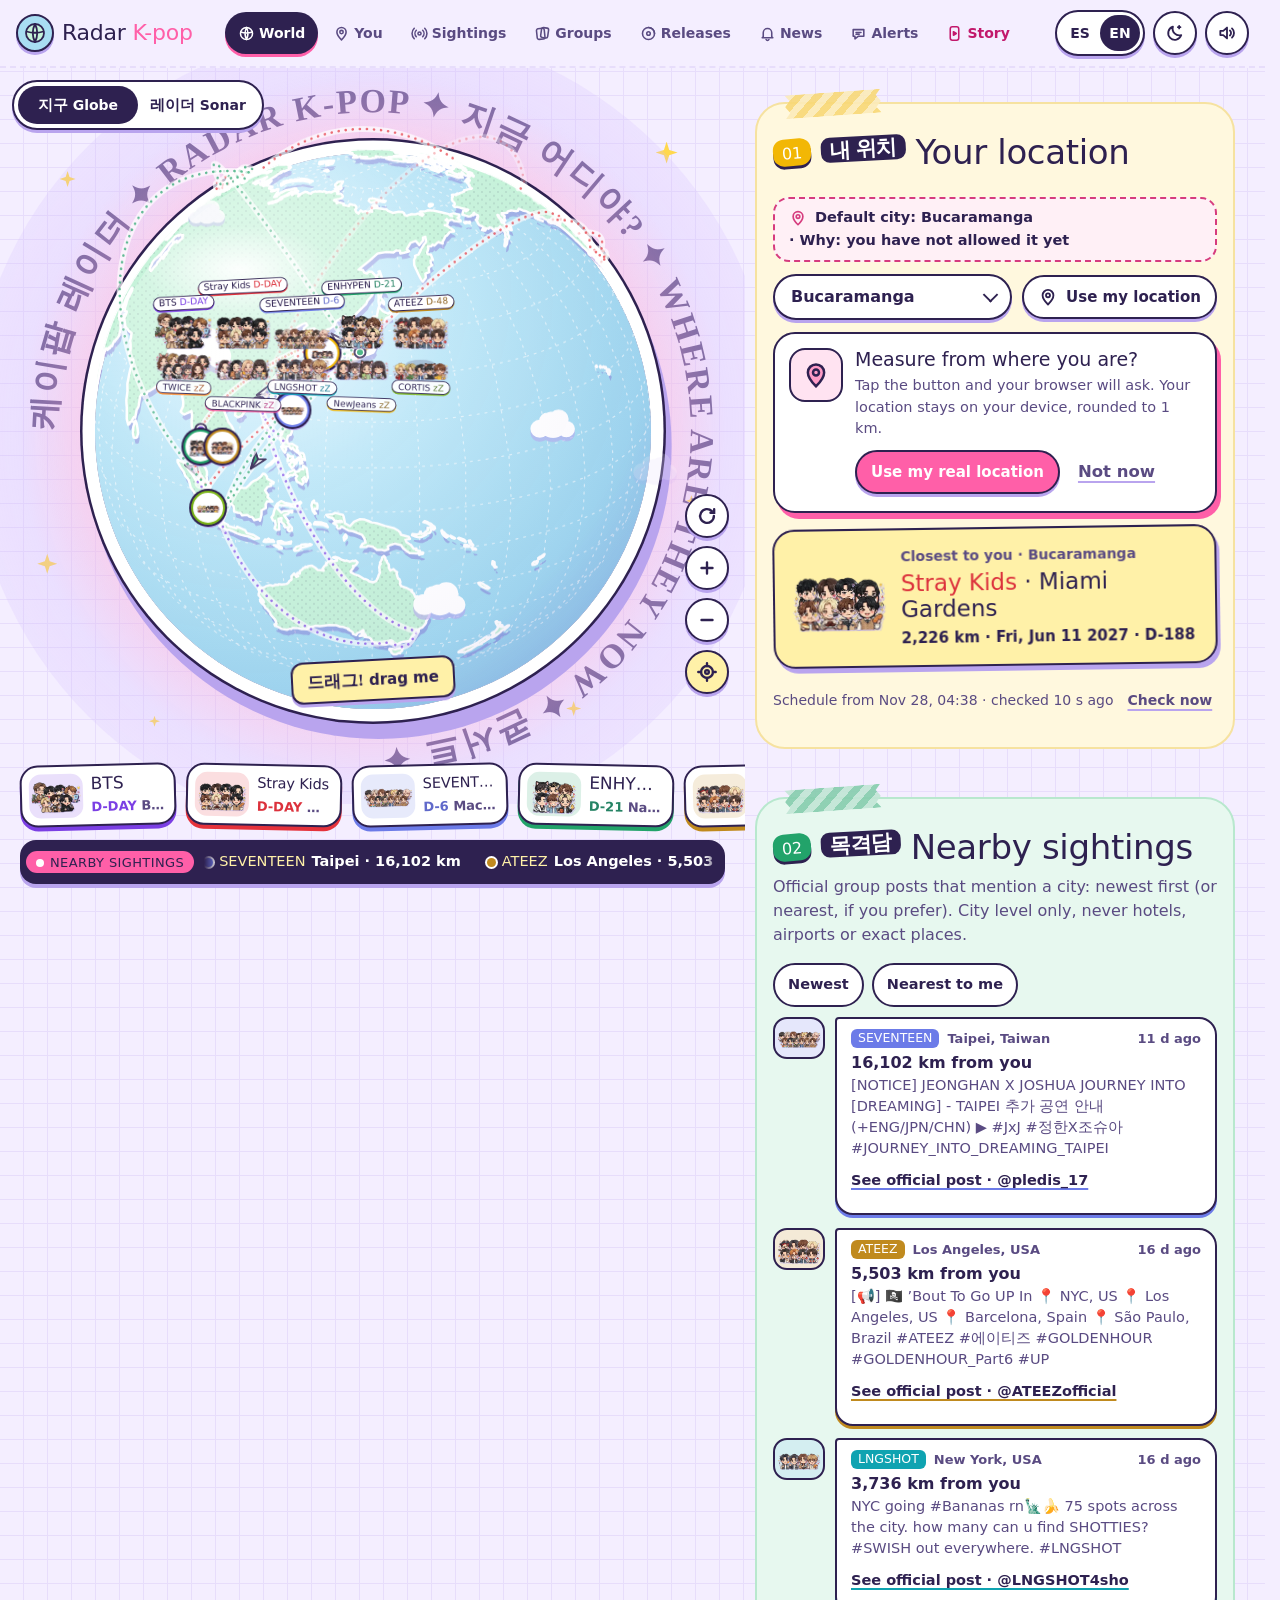
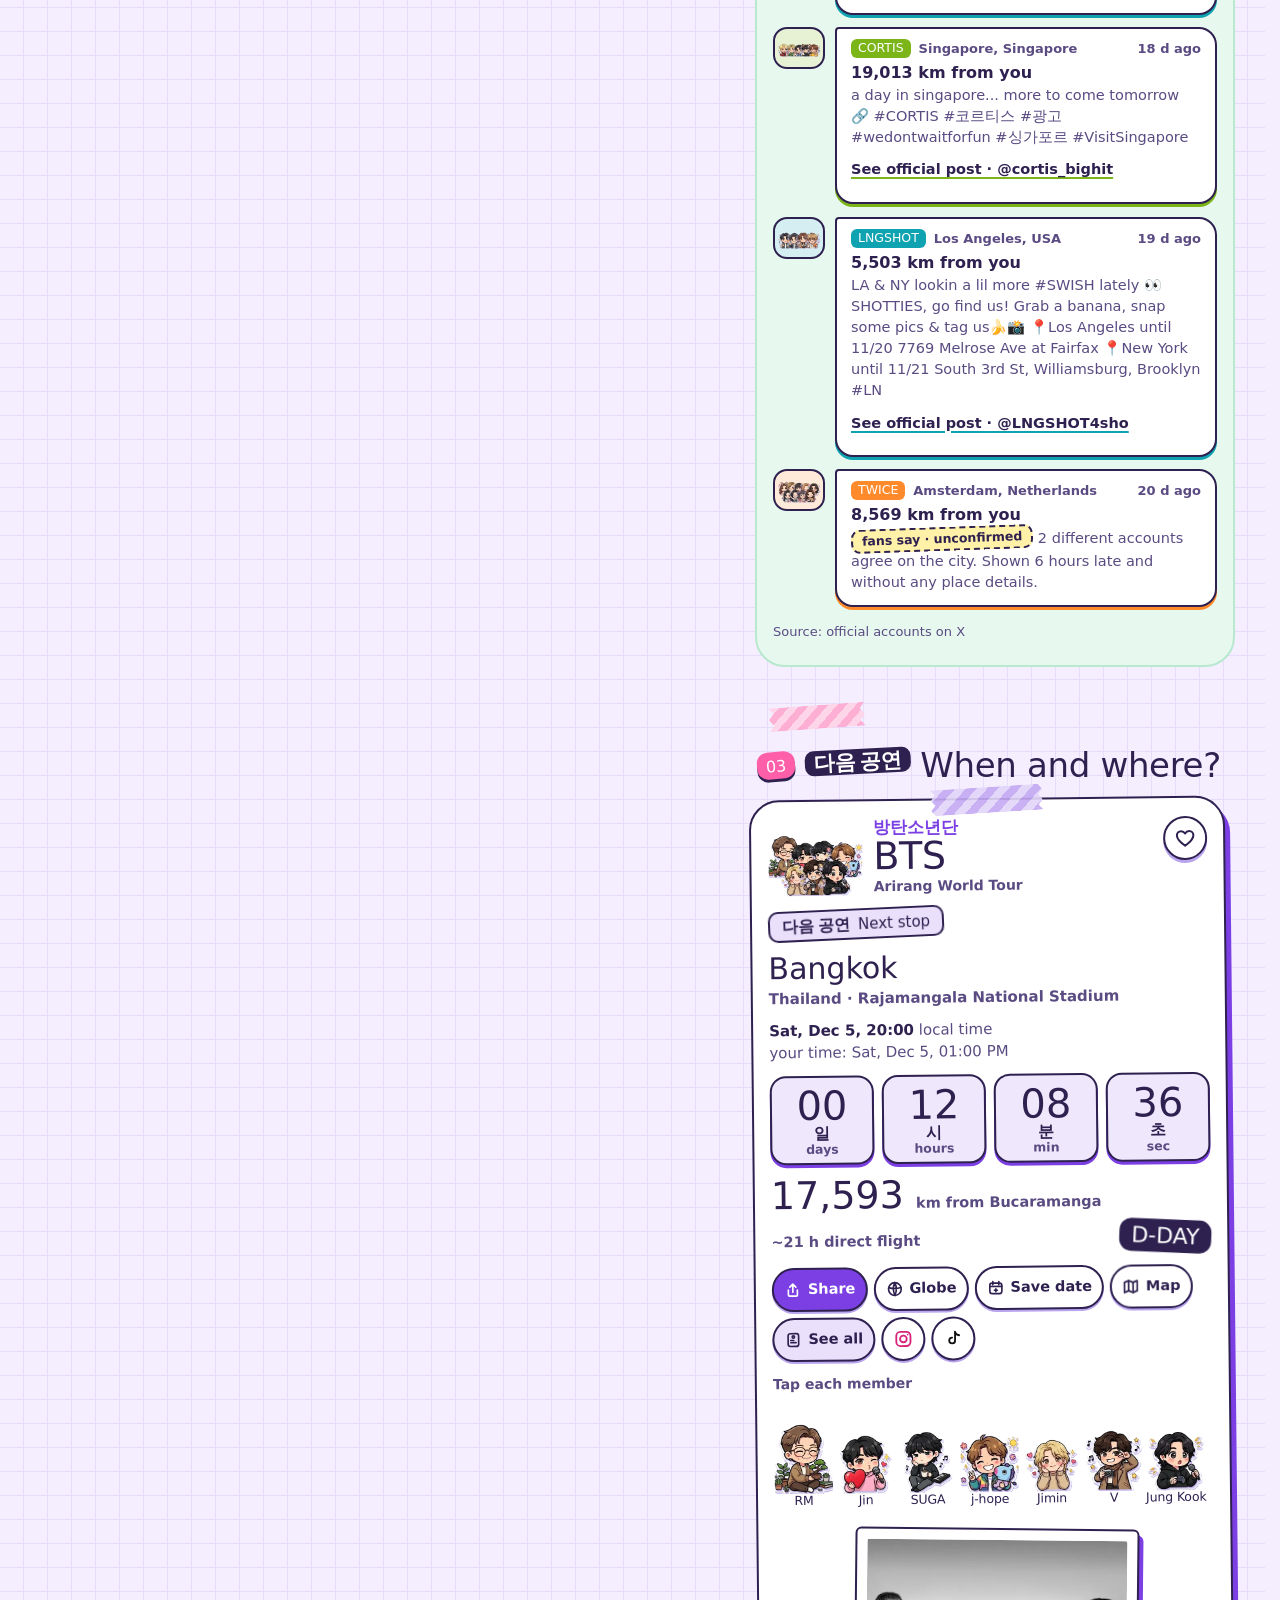
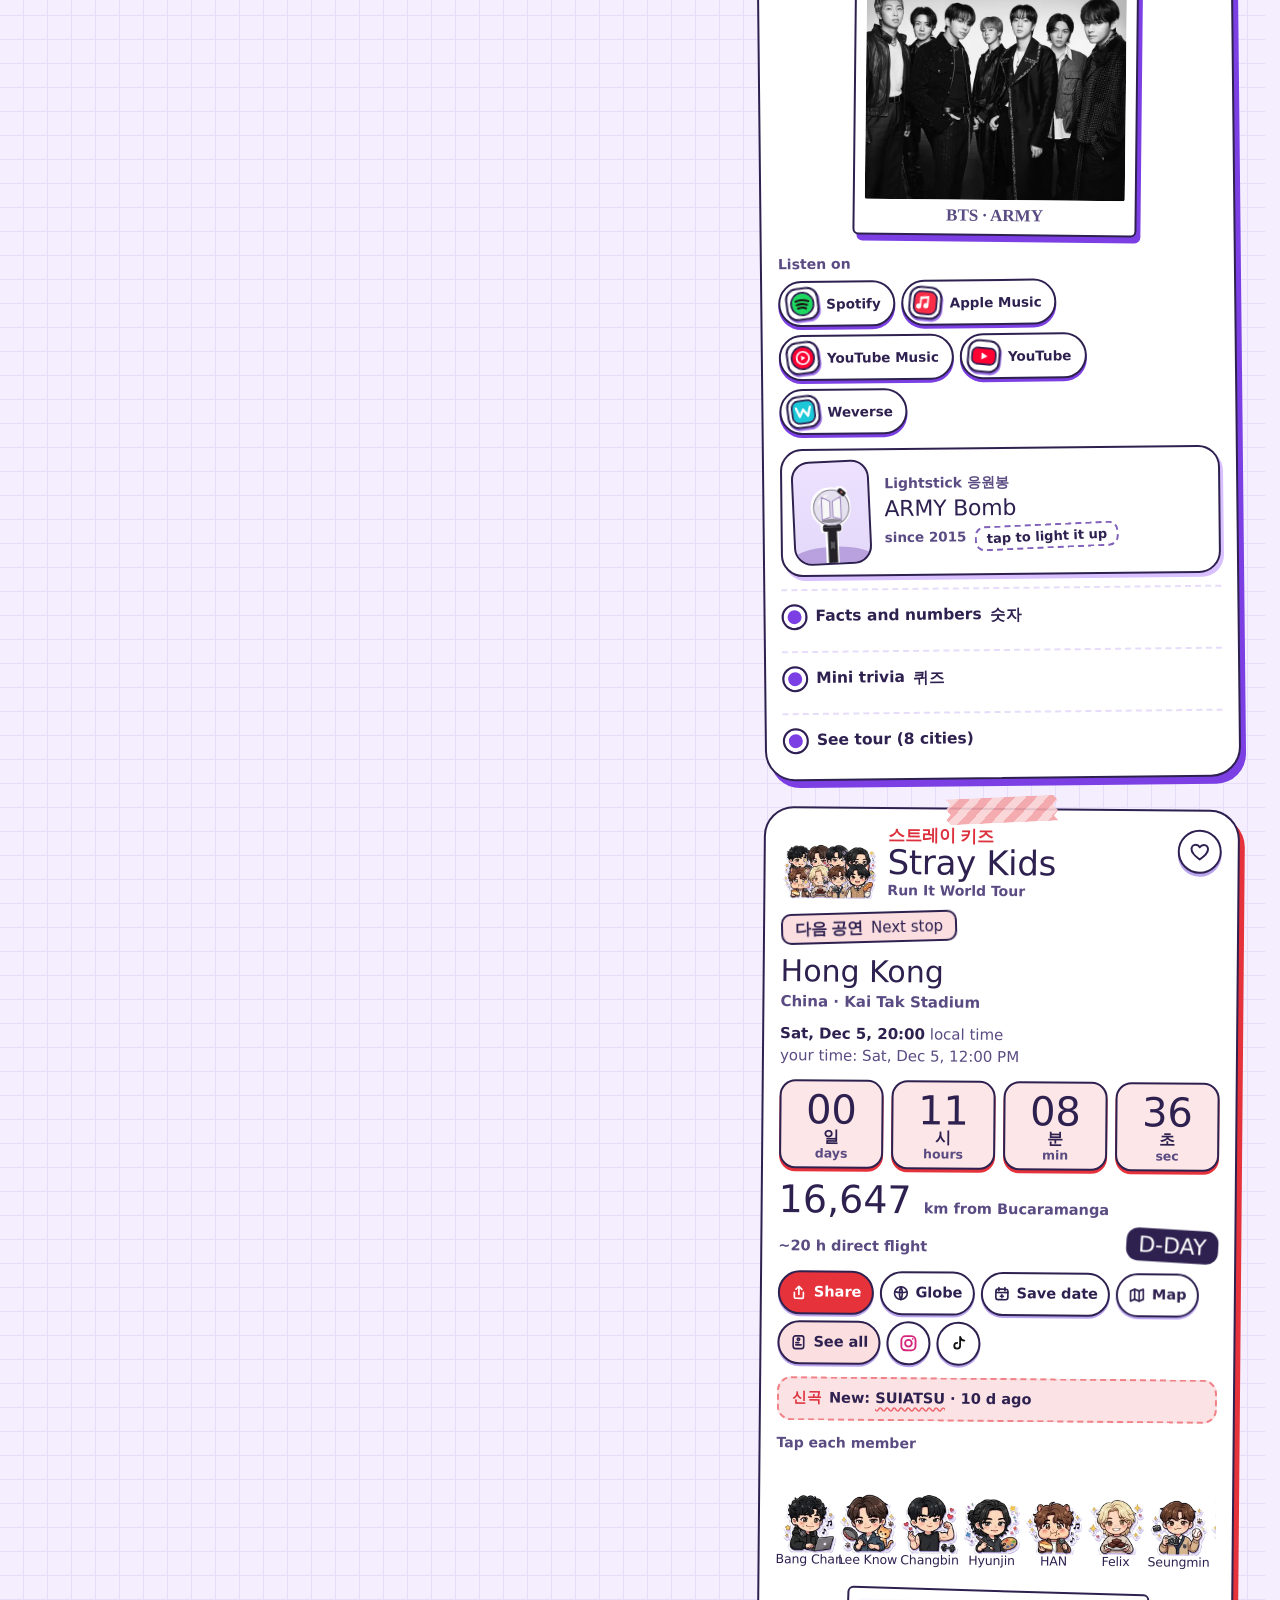
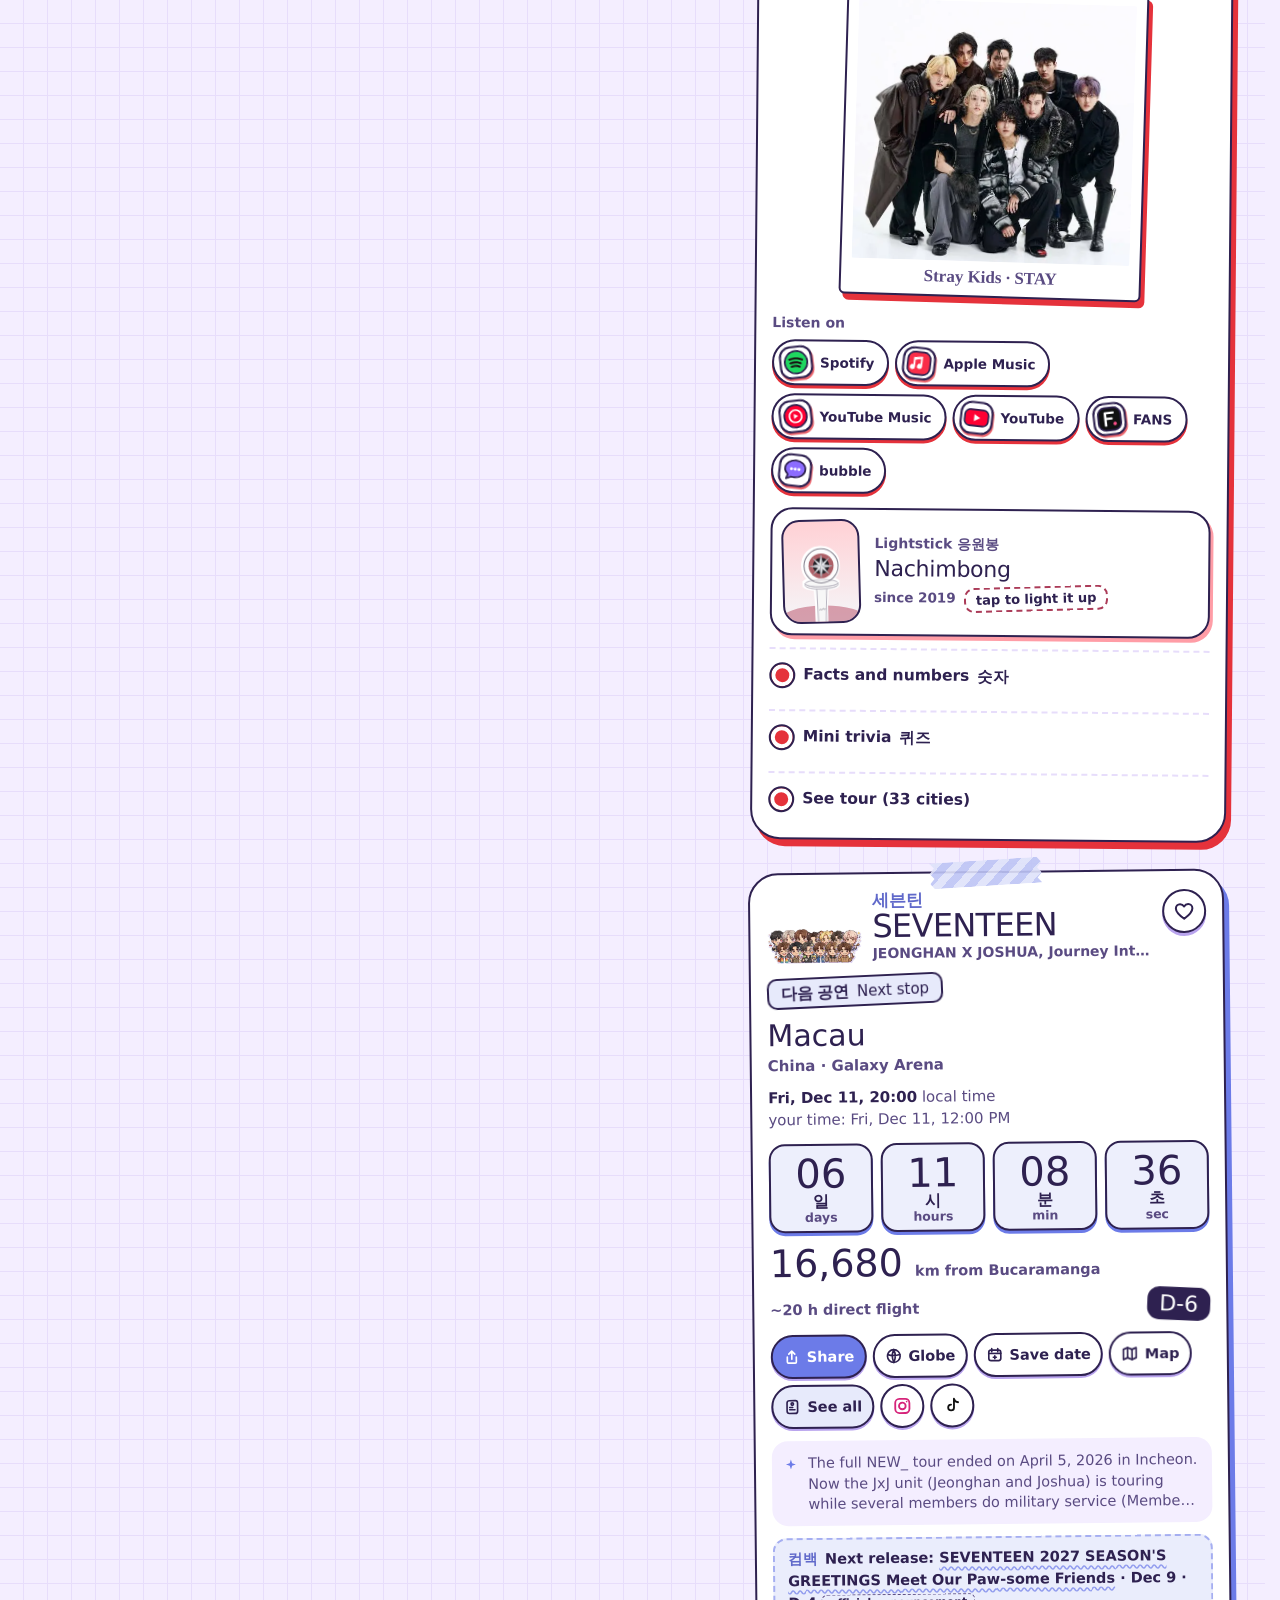
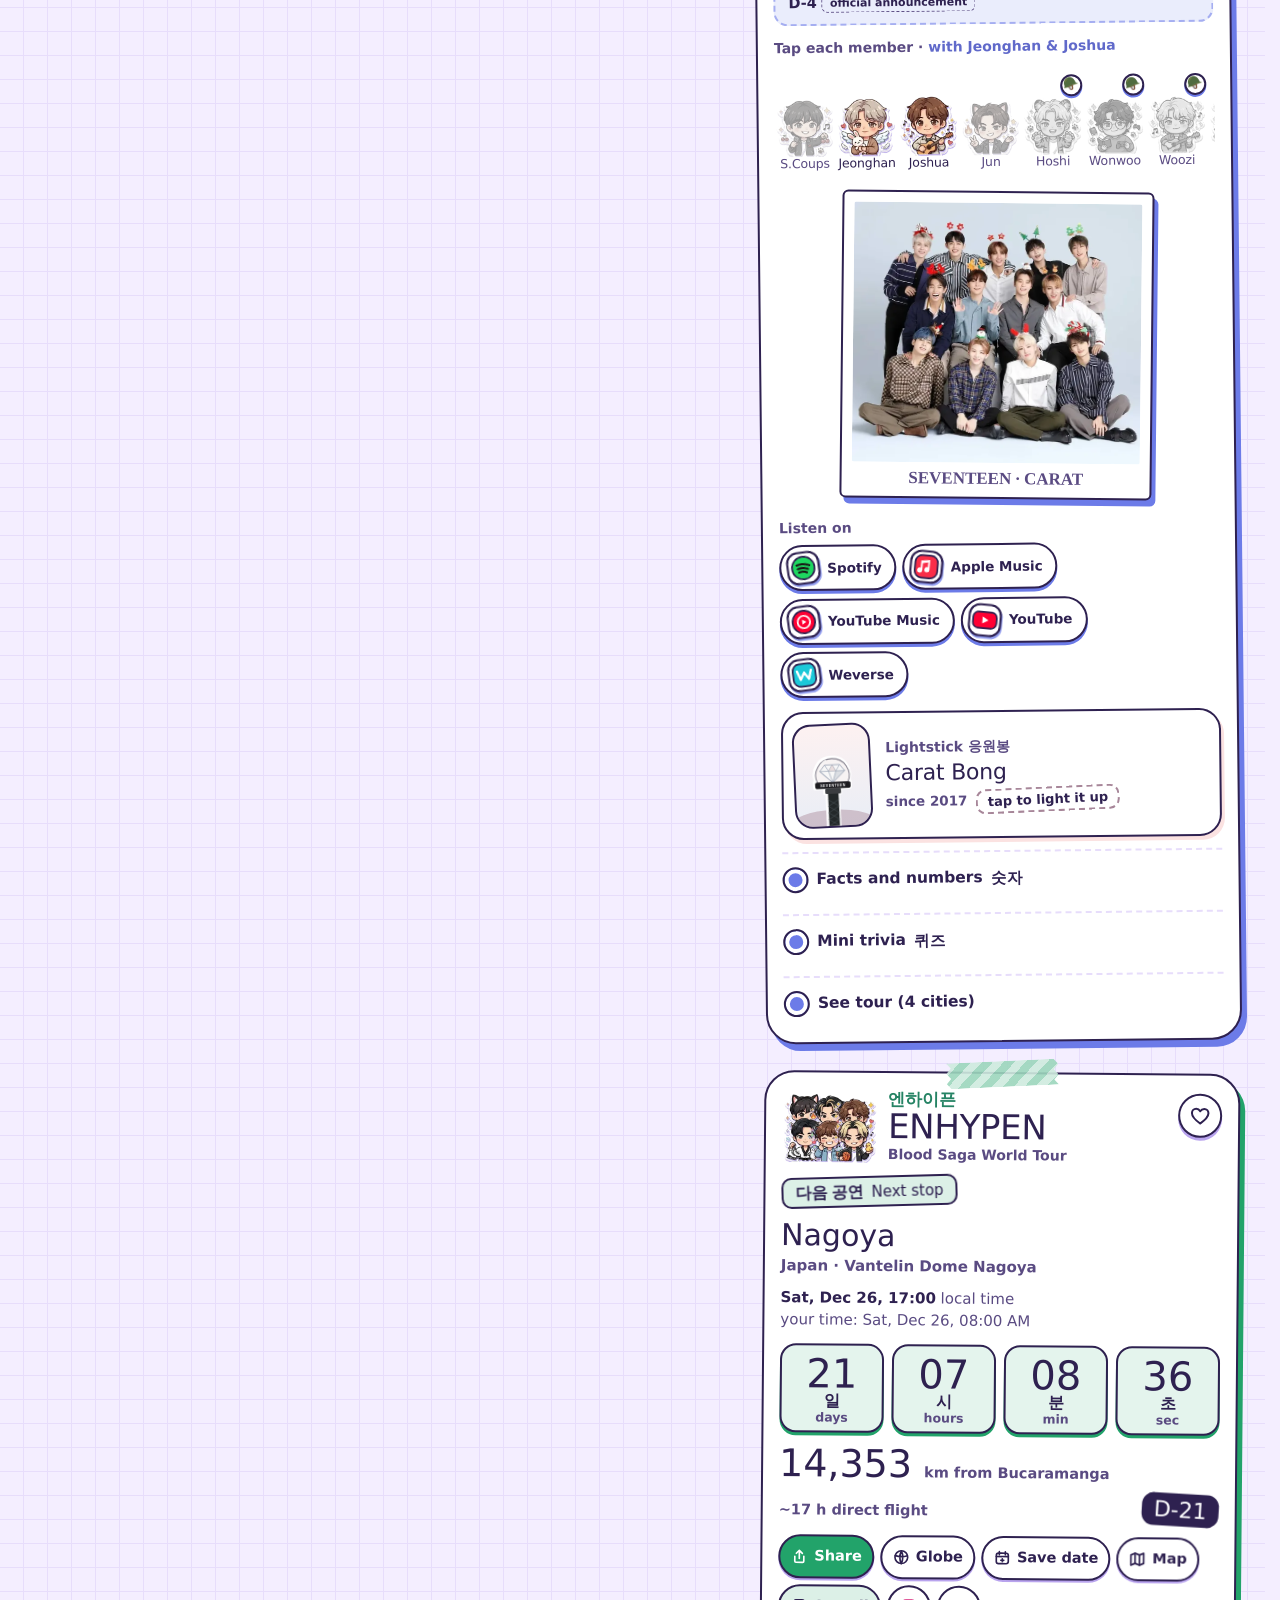
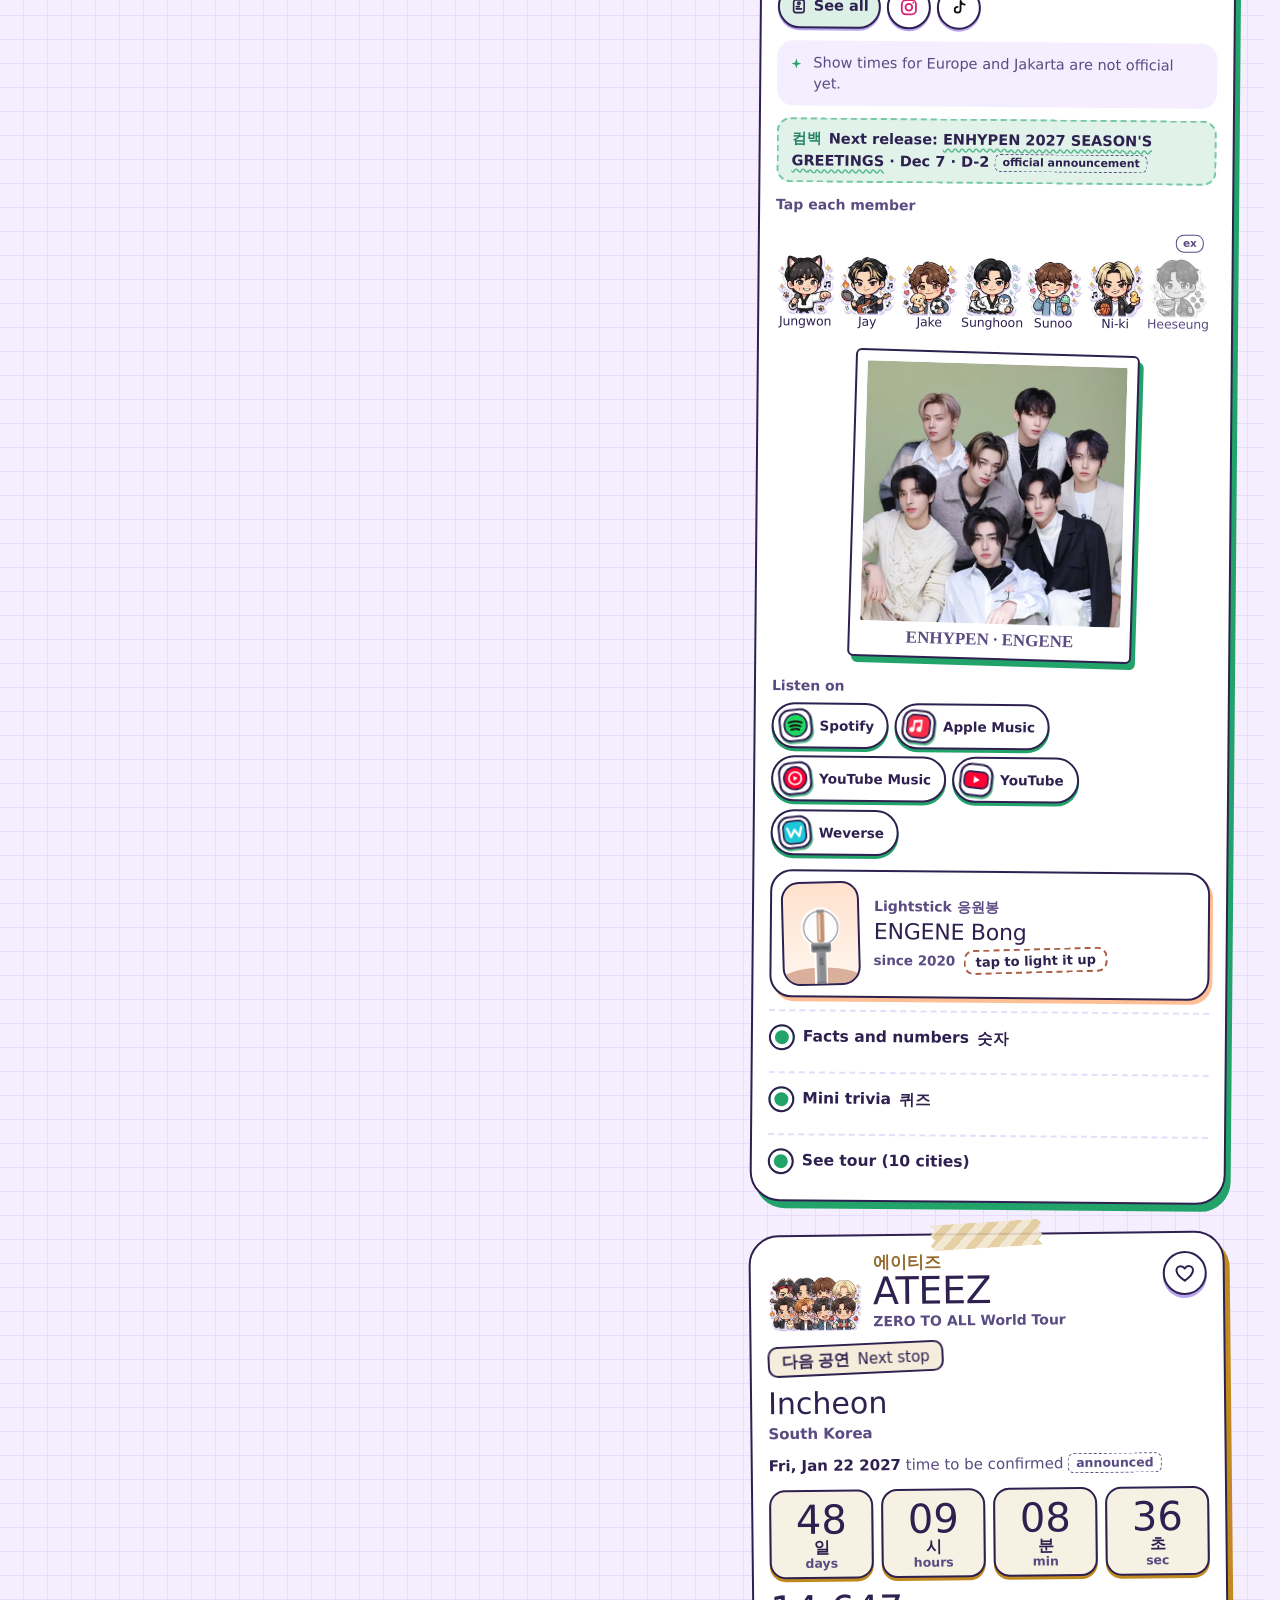
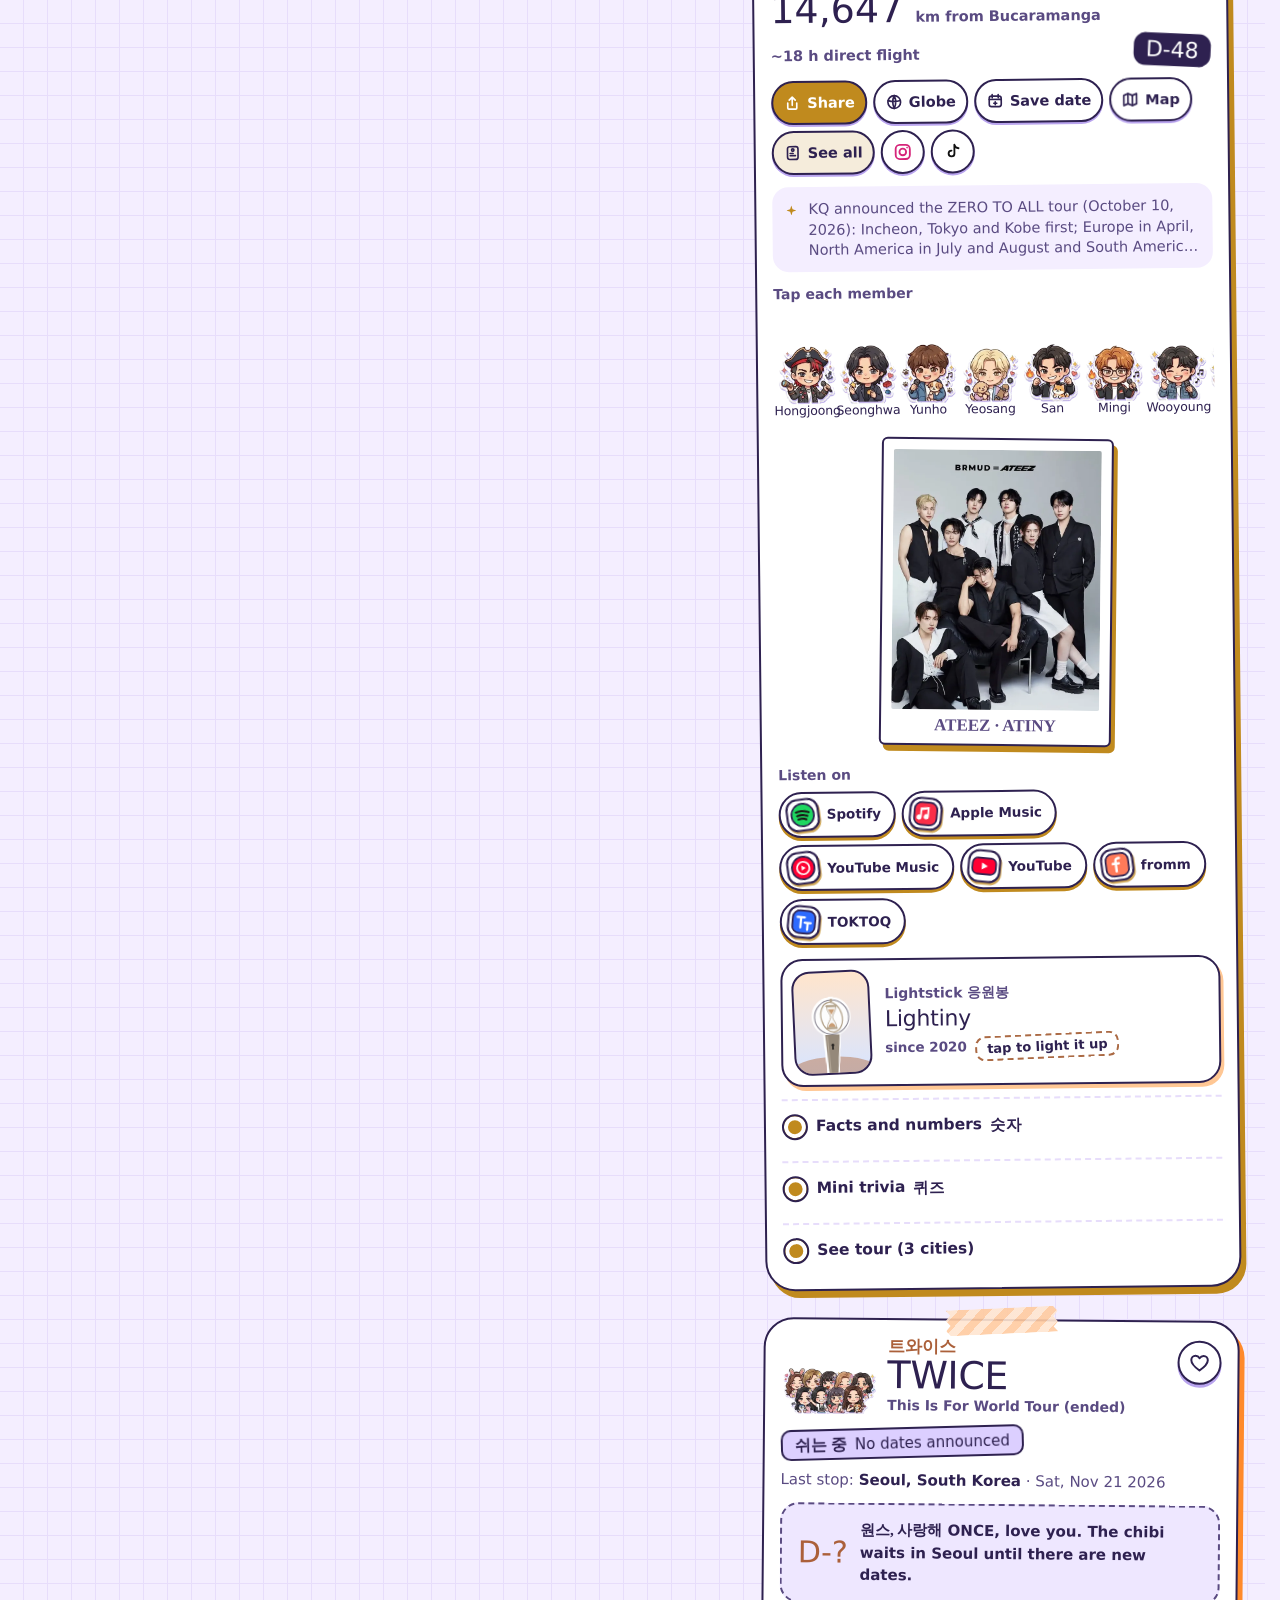
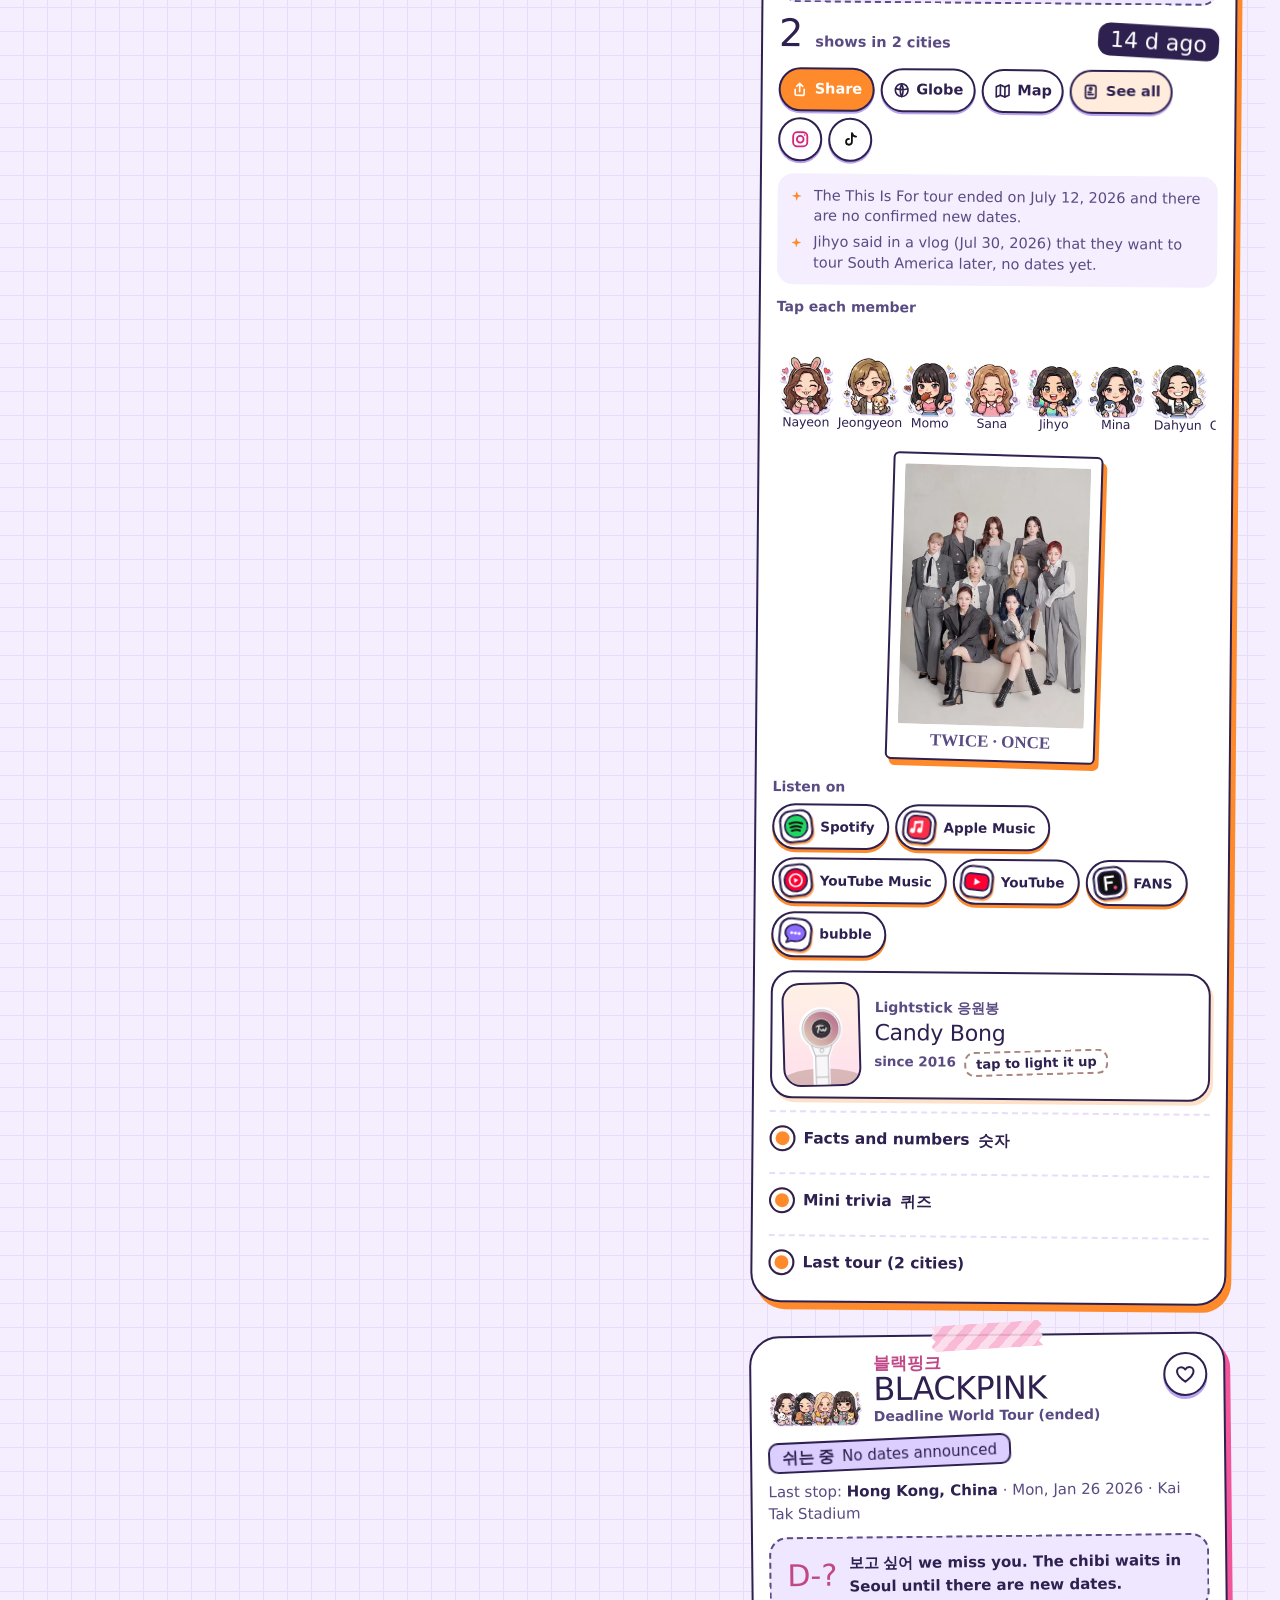
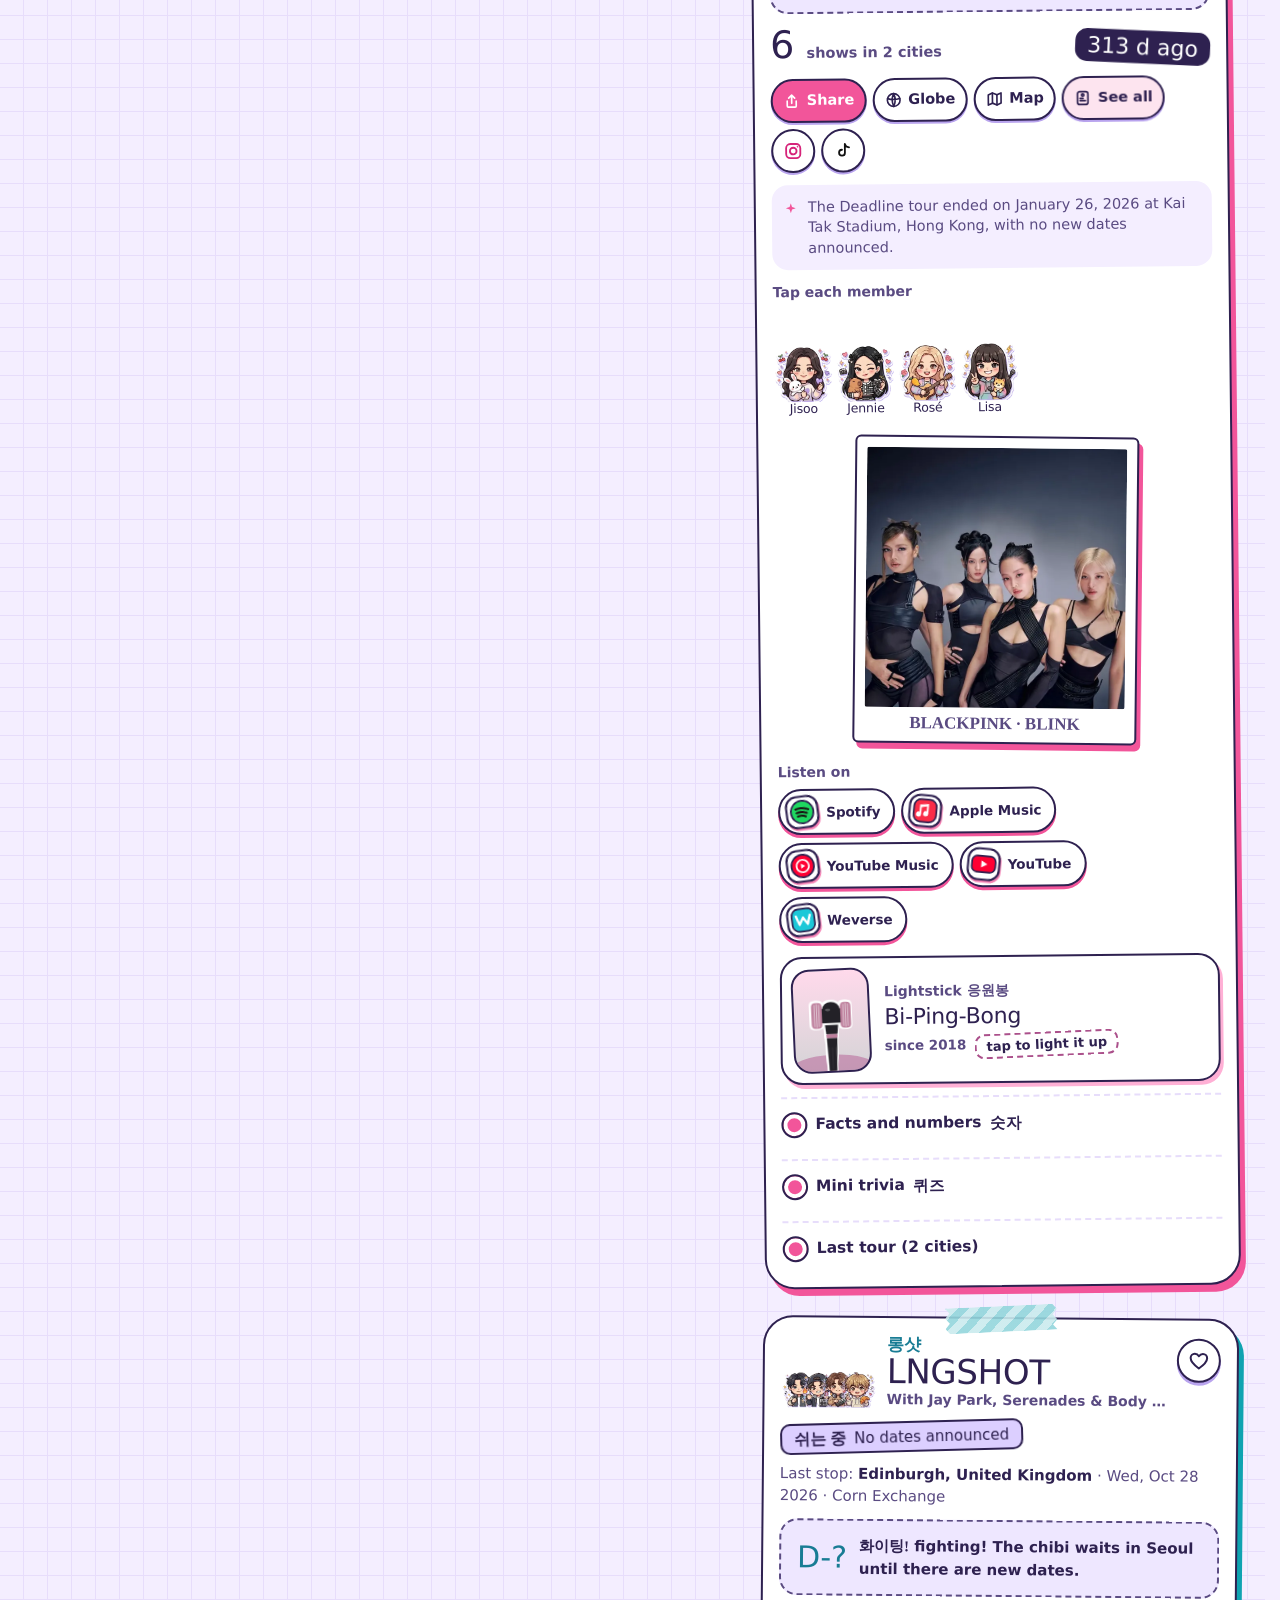
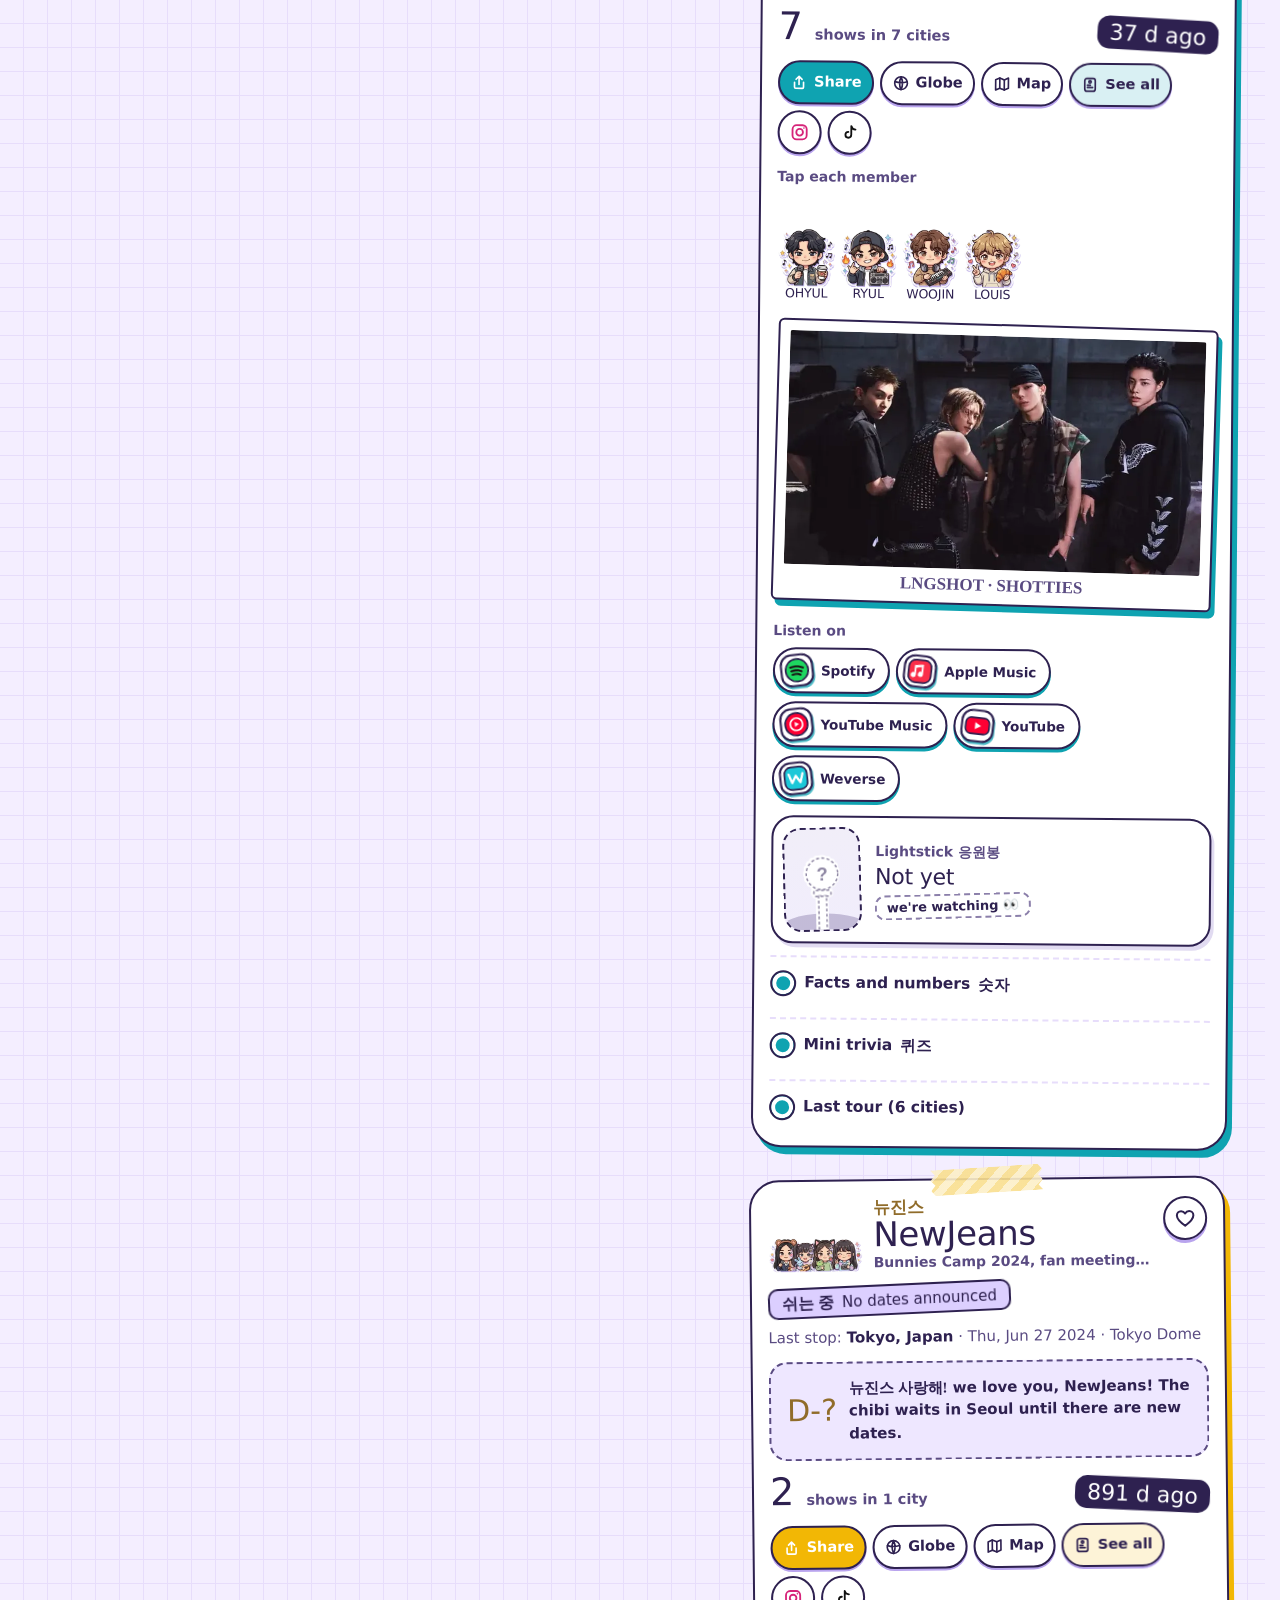
<file: index.html>
<!doctype html>
<html lang="en">
<head>
<!-- Diseño y desarrollo: editorial-ui, skill de Cristian Pérez · https://cristianperez.me -->
<meta charset="utf-8">
<meta name="viewport" content="width=device-width, initial-scale=1, viewport-fit=cover">
<meta http-equiv="Content-Security-Policy" content="default-src 'self'; script-src 'self' 'sha256-S65XLWAW/XpffK4NfbsltsGXr0tgaXFGZvtXtzcPeas=' 'sha256-GJVRpCp68UBeSaUC9neueanp+SHKuHTRotCGhL1EXXU='; style-src 'self' 'unsafe-inline' https://fonts.googleapis.com; font-src https://fonts.gstatic.com; img-src 'self' data: blob: https:; connect-src 'self' https:; manifest-src 'self'; worker-src 'self' blob:; child-src blob:; frame-src https://www.youtube-nocookie.com https://www.tiktok.com https://open.spotify.com https://embed.music.apple.com; media-src 'self' https://audio-ssl.itunes.apple.com; object-src 'none'; base-uri 'self'; form-action 'self'">
<meta name="generator" content="editorial-ui · Cristian Pérez (https://cristianperez.me)">
<title>Radar K-pop · 케이팝 레이더</title>
<meta name="description" content="A tiny world where BTS, Stray Kids, TWICE, BLACKPINK, LNGSHOT, SEVENTEEN, ENHYPEN, NewJeans, CORTIS and ATEEZ stand as chibis on their next tour city, with a countdown and the distance to you.">
<meta name="theme-color" content="#F4EEFF">
<script>try{var t=localStorage.getItem('radar-theme');if(t==='dark'||(t!=='light'&&matchMedia('(prefers-color-scheme: dark)').matches)){document.documentElement.setAttribute('data-theme','dark');document.querySelector('meta[name=theme-color]').content='#1C1535'}}catch(e){}</script>
<meta name="color-scheme" content="light dark">
<meta property="og:title" content="Radar K-pop · 케이팝 레이더">
<meta property="og:description" content="Where is your group next? Spin the little world, see their next stop and count the days.">
<meta property="og:type" content="website">
<meta property="og:image" content="https://radar-kpop.vercel.app/assets/icons/og-2026.jpg">
<meta property="og:image:type" content="image/jpeg">
<meta property="og:image:width" content="1200">
<meta property="og:image:height" content="630">
<meta property="og:image:alt" content="Radar K-pop: the chibis of ten K-pop groups standing on a little globe">
<meta property="og:site_name" content="Radar K-pop">
<meta property="og:locale" content="en_US">
<link rel="canonical" href="https://radar-kpop.vercel.app/">
<meta property="og:url" content="https://radar-kpop.vercel.app/">
<meta name="twitter:card" content="summary_large_image">
<link rel="manifest" href="manifest.webmanifest">
<link rel="icon" href="assets/icons/favicon.svg" type="image/svg+xml">
<link rel="apple-touch-icon" href="assets/icons/apple-touch-icon.png">
<meta name="apple-mobile-web-app-capable" content="yes">
<meta name="apple-mobile-web-app-status-bar-style" content="default">
<meta name="apple-mobile-web-app-title" content="Radar K-pop">
<link rel="preconnect" href="https://fonts.googleapis.com">
<link rel="preconnect" href="https://fonts.gstatic.com" crossorigin>
<link rel="stylesheet" href="https://fonts.googleapis.com/css2?family=Baloo+2:wght@400;500;600;700;800&family=Gaegu:wght@400;700&family=Jua&display=swap">
<link rel="preload" href="assets/land-110m.json" as="fetch" crossorigin>
<link rel="stylesheet" href="assets/app.css?v=34042157fe">
</head>
<body>
<a class="skip" href="#grupos" data-i18n="skip">Skip to the groups</a>

<header class="bar" id="bar">
  <div class="bar-top">
    <a class="logo" href="#mundo" aria-label="Radar K-pop, home" data-i18n-aria="homeAria">
      <span class="logo-dot" aria-hidden="true"><svg viewBox="0 0 24 24"><circle cx="12" cy="12" r="9"/><path d="M3.5 10.5 Q12 13 20.5 10.5 M12 3 Q7.5 12 12 21 M12 3 Q16.5 12 12 21"/></svg></span>
      <span class="logo-text">Radar <b>K-pop</b></span>
      <span class="logo-ko" lang="ko">케이팝 레이더</span>
    </a>
    <div class="bar-actions">
      <button class="btn-ico install" id="installBtn" type="button" aria-label="Install" data-i18n-aria="install" hidden>
        <svg viewBox="0 0 24 24" aria-hidden="true"><path d="M12 4v11m0 0-4.5-4.5M12 15l4.5-4.5M5 19h14"/></svg>
        <span data-i18n="install">Install</span>
      </button>
      <div class="lang" role="group" aria-label="Language" data-i18n-aria="langAria">
        <span class="lang-pill" aria-hidden="true"></span>
        <button type="button" data-lang="es" aria-pressed="false">ES</button>
        <button type="button" data-lang="en" aria-pressed="true">EN</button>
      </div>
      <button class="btn-ico theme" id="themeBtn" type="button" aria-pressed="false" aria-label="Concert mode" data-i18n-aria="themeDark">
        <svg class="ico-moon" viewBox="0 0 24 24" aria-hidden="true"><path d="M19.5 14.5A8 8 0 0 1 9.5 4.5a8 8 0 1 0 10 10z"/><path d="M17 3.5v3M15.5 5h3"/></svg>
        <svg class="ico-sun" viewBox="0 0 24 24" aria-hidden="true"><circle cx="12" cy="12" r="4"/><path d="M12 2.5v2.5M12 19v2.5M2.5 12H5M19 12h2.5M5.3 5.3l1.8 1.8M16.9 16.9l1.8 1.8M5.3 18.7l1.8-1.8M16.9 7.1l1.8-1.8"/></svg>
      </button>
      <button class="btn-ico mute" id="muteBtn" type="button" aria-pressed="false" aria-label="Mute sounds">
        <svg class="ico-on" viewBox="0 0 24 24" aria-hidden="true"><path d="M4 9.5h3.5L12 5.5v13l-4.5-4H4z"/><path d="M15.5 9a4 4 0 0 1 0 6M18 6.5a7.5 7.5 0 0 1 0 11"/></svg>
        <svg class="ico-off" viewBox="0 0 24 24" aria-hidden="true"><path d="M4 9.5h3.5L12 5.5v13l-4.5-4H4z"/><path d="M16 9.5l5 5m0-5-5 5"/></svg>
      </button>
    </div>
  </div>
  <nav class="topnav" id="topnav" aria-label="Sections" data-i18n-aria="navAria">
    <span class="tn-pill" aria-hidden="true"></span>
    <a href="#mundo" data-nav="mundo" aria-current="true"><svg viewBox="0 0 24 24" aria-hidden="true"><circle cx="12" cy="12" r="8.5"/><path d="M3.8 10 Q12 12.5 20.2 10 M12 3.5 Q8 12 12 20.5 M12 3.5 Q16 12 12 20.5"/></svg><span data-i18n="dockWorld">World</span></a>
    <a href="#cerca" data-nav="cerca"><svg viewBox="0 0 24 24" aria-hidden="true"><path d="M12 21s-6.5-6.2-6.5-11a6.5 6.5 0 0 1 13 0c0 4.8-6.5 11-6.5 11z"/><circle cx="12" cy="10" r="2.4"/></svg><span data-i18n="navCity">You</span></a>
    <a href="#avistamientos" data-nav="avistamientos"><svg viewBox="0 0 24 24" aria-hidden="true"><circle cx="12" cy="12" r="2.2"/><path d="M7.5 7.5a6.4 6.4 0 0 0 0 9M16.5 7.5a6.4 6.4 0 0 1 0 9M4.6 4.6a10.4 10.4 0 0 0 0 14.8M19.4 4.6a10.4 10.4 0 0 1 0 14.8"/></svg><span data-i18n="navSight">Sightings</span></a>
    <a href="#grupos" data-nav="grupos"><svg viewBox="0 0 24 24" aria-hidden="true"><rect x="4" y="5" width="11" height="15" rx="2.5" transform="rotate(-6 9.5 12.5)"/><rect x="10" y="4" width="10" height="14" rx="2.5" transform="rotate(8 15 11)"/></svg><span data-i18n="dockGroups">Groups</span></a>
    <a href="#estrenos" data-nav="estrenos"><svg viewBox="0 0 24 24" aria-hidden="true"><circle cx="12" cy="12" r="8.5"/><circle cx="12" cy="12" r="2.5"/><path d="M12 3.5a8.5 8.5 0 0 1 8.5 8.5"/></svg><span data-i18n="navMedia">Releases</span></a>
    <a href="#avisos" data-nav="avisos"><svg viewBox="0 0 24 24" aria-hidden="true"><path d="M6 16.5V11a6 6 0 0 1 12 0v5.5l1.5 1.5h-15z"/><path d="M10 20.5a2.2 2.2 0 0 0 4 0"/></svg><span data-i18n="dockFeed">News</span></a>
    <a href="#alertas" data-nav="alertas"><svg viewBox="0 0 24 24" aria-hidden="true"><path d="M4.5 6.5h15v9.5h-8l-4.5 3.5V16h-2.5z"/><path d="M8.5 10.5h7M8.5 13h4.5"/></svg><span data-i18n="dockAlerts">Alerts</span></a>
    <button type="button" data-video><svg viewBox="0 0 24 24" aria-hidden="true"><rect x="6" y="2.5" width="12" height="19" rx="3"/><path d="M10.5 9.5v5l4-2.5z"/></svg><span data-i18n="dockVideo">Story</span></button>
  </nav>
</header>

<main class="layout">
  <section class="stage-col" id="mundo" aria-label="World" data-i18n-aria="dockWorld">
    <div class="stage" id="stage">
      <div class="sky" aria-hidden="true">
        <i class="spark anim-twinkle" style="--x:8%;--y:14%;--s:16px;--d:3.1s"></i>
        <i class="spark anim-twinkle" style="--x:88%;--y:10%;--s:22px;--d:4.3s"></i>
        <i class="spark anim-twinkle" style="--x:92%;--y:58%;--s:12px;--d:2.7s"></i>
        <i class="spark anim-twinkle" style="--x:5%;--y:66%;--s:20px;--d:5.2s"></i>
        <i class="spark anim-twinkle" style="--x:20%;--y:88%;--s:11px;--d:3.7s"></i>
        <i class="spark anim-twinkle" style="--x:76%;--y:86%;--s:15px;--d:4.9s"></i>
        <i class="heart-f anim-float" style="--x:14%;--y:36%;--d:6.2s"></i>
        <i class="heart-f anim-float" style="--x:84%;--y:34%;--d:7.4s"></i>
      </div>
      <div class="ocean" id="ocean" aria-hidden="true"><i class="anim-sway"></i><i class="anim-sway b"></i></div>

      <div class="view-toggle" role="group" aria-label="View" data-i18n-aria="viewAria">
        <span class="vt-pill" aria-hidden="true"></span>
        <button type="button" data-view="globe" aria-pressed="true"><span lang="ko">지구</span> <span data-i18n="globe">Globe</span></button>
        <button type="button" data-view="sonar" aria-pressed="false"><span lang="ko">레이더</span> <span data-i18n="sonar">Sonar</span></button>
      </div>

      <div class="globe-view" id="globeView">
        <div class="ring anim-spin" aria-hidden="true">
          <svg viewBox="0 0 200 200"><defs><path id="ringPath" d="M100 100 m-88 0 a88 88 0 1 1 176 0 a88 88 0 1 1 -176 0"/></defs>
          <text><textPath href="#ringPath">케이팝 레이더 ✦ RADAR K-POP ✦ 지금 어디야? ✦ WHERE ARE THEY NOW ✦ 콘서트 ✦</textPath></text></svg>
        </div>
        <canvas id="globe" role="img" aria-label="Globe with each group's next stop" data-i18n-aria="globeAria"></canvas>
        <div class="pins" id="pins"></div>
        <div class="zoom-ctrl" role="group" aria-label="Zoom">
          <button type="button" class="z-btn" data-spin aria-pressed="true"><svg viewBox="0 0 24 24" aria-hidden="true"><path d="M19.5 12a7.5 7.5 0 1 1-2.2-5.3"/><path d="M19.8 4.5v4h-4"/></svg><span class="sr" data-i18n="autoSpin">Auto-rotate</span></button>
          <button type="button" class="z-btn" data-zoom="in"><svg viewBox="0 0 24 24" aria-hidden="true"><path d="M12 6v12M6 12h12"/></svg><span class="sr" data-i18n="zoomIn">Zoom in</span></button>
          <button type="button" class="z-btn" data-zoom="out"><svg viewBox="0 0 24 24" aria-hidden="true"><path d="M6 12h12"/></svg><span class="sr" data-i18n="zoomOut">Zoom out</span></button>
          <button type="button" class="z-btn" data-center-me><svg viewBox="0 0 24 24" aria-hidden="true"><circle cx="12" cy="12" r="6.5"/><circle cx="12" cy="12" r="2"/><path d="M12 2.5v3M12 18.5v3M2.5 12h3M18.5 12h3"/></svg><span class="sr" data-i18n="centerMe">Center on me</span></button>
        </div>
        <p class="drag-hint" id="dragHint" aria-hidden="true"><span lang="ko">드래그!</span> <span data-i18n="dragHint">drag me</span></p>
      </div>

      <div class="sonar-view" id="sonarView" hidden>
        <div class="sonar" id="sonar">
          <div class="sonar-plate" id="sonarPlate"></div>
          <div class="sonar-sweep anim-sweep" aria-hidden="true"></div>
          <svg class="sonar-line" id="sonarLine" aria-hidden="true"></svg>
          <div class="sonar-me" id="sonarMe"><span data-i18n="you">You</span></div>
          <div class="sonar-blips" id="sonarBlips"></div>
        </div>
        <p class="sonar-note" data-i18n="sonarNote">Square-root distance scale: nearby stops look more spread out.</p>
      </div>

      <button type="button" class="sight-bubble" id="sightBubble" hidden></button>
      <div class="focus" id="focus" hidden></div>
    </div>

    <div class="rail" id="rail" role="group" aria-label="Groups" data-i18n-aria="dockGroups"></div>
    <a class="ticker" href="#avistamientos" aria-label="Nearby sightings" data-i18n-aria="sightTitle">
      <span class="ticker-k"><span class="ticker-dot" aria-hidden="true"></span><span id="tickerK" data-i18n="tickerK">NEARBY SIGHTINGS</span></span>
      <span class="ticker-vp" tabindex="0" role="region" aria-labelledby="tickerK"><span class="ticker-track anim-ticker" id="tickerTrack"></span></span>
    </a>
  </section>

  <div class="content-col">
    <section class="sec sec-near" id="cerca" aria-labelledby="nearTitle">
      <div class="near-head">
        <h2 class="sec-title" id="nearTitle"><span class="sec-n" aria-hidden="true">01</span><span class="ko" lang="ko">내 위치</span> <span data-i18n="myCity">Your location</span></h2>
        <p class="loc-chip" id="locChip" aria-live="polite"></p>
        <div class="near-ctrls">
          <label class="select-sticker">
            <span class="sr" data-i18n="myCity">Your location</span>
            <select id="origin"></select>
          </label>
          <button class="btn small" id="geoBtn" type="button">
            <svg viewBox="0 0 24 24" aria-hidden="true"><path d="M12 21s-6.5-6.2-6.5-11a6.5 6.5 0 0 1 13 0c0 4.8-6.5 11-6.5 11z"/><circle cx="12" cy="10" r="2.4"/></svg>
            <span data-i18n="useLocation">Use my location</span>
          </button>
        </div>
      </div>
      <div class="loc-ask" id="locAsk" hidden></div>
      <div class="near-card" id="nearCard"></div>
      <p class="meta" aria-live="polite"><span id="meta">Loading the schedule</span> <button class="link-btn" id="refresh" type="button" data-i18n="checkNow">Check now</button></p>
    </section>

    <section class="sec sec-sights" id="avistamientos" aria-labelledby="sightTitle">
      <h2 class="sec-title" id="sightTitle"><span class="sec-n" aria-hidden="true">02</span><span class="ko" lang="ko">목격담</span> <span data-i18n="sightTitle">Nearby sightings</span></h2>
      <p class="sub-lead" data-i18n="sightLead">Official group posts that mention a city: newest first (or nearest, if you prefer). City level only, never hotels, airports or exact places.</p>
      <p class="sample-tag" id="sightSample" hidden><span data-i18n="sightSample">Sample data: not connected to the official accounts yet.</span></p>
      <div class="chips sight-sort" id="sightSort" role="group" aria-label="Order" data-i18n-aria="sortAria"></div>
      <ol class="bubbles" id="sightList"></ol>
      <p class="sight-src" data-i18n="sightSource">Source: official accounts on X</p>
    </section>

    <section class="sec sec-groups" id="grupos" aria-labelledby="groupsTitle">
      <h2 class="sec-title" id="groupsTitle"><span class="sec-n" aria-hidden="true">03</span><span class="ko" lang="ko">다음 공연</span> <span data-i18n="groupsTitle">When and where?</span></h2>
      <div class="g-pick" id="gPick" role="tablist" aria-label="Groups" data-i18n-aria="groupsPick"></div>
      <div class="cards" id="cards"></div>
      <p class="swipe-hint" data-i18n="swipeHint">Swipe to see the other groups</p>
    </section>

    <section class="sec sec-media" id="estrenos" aria-labelledby="mediaTitle">
      <h2 class="sec-title" id="mediaTitle"><span class="sec-n" aria-hidden="true">04</span><span class="ko" lang="ko">신곡</span> <span data-i18n="mediaTitle">Releases and videos</span></h2>
      <p class="sub-lead" data-i18n="mediaLead">Music first: songs, albums and MVs. Vlogs, teasers and shorts are under Videos.</p>
      <div class="media-filter chips" id="mediaFilter" role="group" aria-label="Filter" data-i18n-aria="filterAria"></div>
      <ul class="media" id="media"></ul>
      <p class="sight-src" id="mediaSrc"></p>
    </section>

    <section class="sec sec-feed" id="avisos" aria-labelledby="feedTitle">
      <h2 class="sec-title" id="feedTitle"><span class="sec-n" aria-hidden="true">05</span><span class="ko" lang="ko">새 소식</span> <span data-i18n="feedTitle">Latest alerts</span></h2>
      <ol class="bubbles" id="feed"></ol>
      <button class="btn ghost small" id="testParty" type="button">
        <svg viewBox="0 0 24 24" aria-hidden="true"><path d="M12 3l2.2 5.6L20 9.3l-4.5 3.9 1.4 5.8L12 16l-4.9 3 1.4-5.8L4 9.3l5.8-.7z"/></svg>
        <span data-i18n="testParty">Try the celebration</span>
      </button>
    </section>

    <section class="sec sec-subscribe" id="alertas" aria-labelledby="subTitle">
      <h2 class="sec-title" id="subTitle"><span class="sec-n" aria-hidden="true">06</span><span class="ko" lang="ko">알림 받기</span> <span data-i18n="subTitle">Get alerts</span></h2>
      <p class="sub-lead" data-i18n="subLead">Pick your groups and what you want to know. Free, no account, and no phone number or email.</p>
      <form class="sub-form" id="subForm" novalidate>
        <div class="tabs" role="tablist" aria-label="Channel" data-i18n-aria="channelAria">
          <span class="tab-pill" aria-hidden="true"></span>
          <button type="button" role="tab" data-ch="ntfy" aria-selected="true"><span data-i18n="pushTab">Phone</span> <small>ntfy</small></button>
          <button type="button" role="tab" data-ch="discord" aria-selected="false">Discord</button>
        </div>
        <fieldset class="field">
          <legend><span class="step-n" aria-hidden="true">1</span><span data-i18n="fGroups">Your groups</span></legend>
          <div class="chips" id="fGroups"></div>
        </fieldset>
        <div class="ntfy-only" data-for="ntfy">
          <fieldset class="field">
            <legend><span class="step-n" aria-hidden="true">2</span><span data-i18n="fTypes">What should we tell you about</span></legend>
            <div class="chips" id="fTypes"></div>
            <div class="sub-extra">
              <label class="check"><input type="checkbox" id="fCountryOn"> <span data-i18n="fCountry">New dates from any group in</span></label>
              <label class="select-sticker small"><span class="sr" data-i18n="fCountryAria">Country</span><select id="fCountry"></select></label>
            </div>
            <label class="check"><input type="checkbox" id="fWeekly"> <span data-i18n="fWeekly">The Monday recap: shows, releases and birthdays of the week</span></label>
          </fieldset>
          <div class="field">
            <p class="legend"><span class="step-n" aria-hidden="true">3</span><span data-i18n="ntfyInstall">Install ntfy, the app that gets the alerts</span></p>
            <div class="stores">
              <a class="store" href="https://apps.apple.com/app/ntfy/id1625396347" target="_blank" rel="noopener noreferrer"><svg viewBox="0 0 24 24" aria-hidden="true"><path d="M16.4 12.6c0-2.3 1.9-3.4 2-3.5-1.1-1.6-2.8-1.8-3.4-1.8-1.4-.1-2.8.9-3.5.9s-1.8-.8-3-.8C6.9 7.4 5.4 8.3 4.6 9.8c-1.7 2.9-.4 7.2 1.2 9.5.8 1.1 1.7 2.4 2.9 2.4 1.2 0 1.6-.8 3-.8s1.8.8 3 .7c1.3 0 2.1-1.1 2.8-2.3.9-1.3 1.3-2.6 1.3-2.7 0 0-2.4-.9-2.4-4zM14.1 5.8c.6-.8 1.1-1.8 1-2.8-.9 0-2 .6-2.7 1.4-.6.7-1.1 1.7-1 2.7 1 .1 2-.5 2.7-1.3z"/></svg><span><small data-i18n="storeIos">Download on the</small> App Store</span></a>
              <a class="store" href="https://play.google.com/store/apps/details?id=io.heckel.ntfy" target="_blank" rel="noopener noreferrer"><svg viewBox="0 0 24 24" aria-hidden="true"><path d="M4.2 2.6 13.6 12l-9.4 9.4c-.4-.2-.7-.7-.7-1.3V3.9c0-.6.3-1.1.7-1.3zm10.6 8.2 2.6-2.6 3.2 1.8c.9.5.9 1.8 0 2.3l-3.2 1.8-2.6-2.6zm-.9-.9L5.6 1.6l9.9 5.7-1.6 2.6zm0 4.2 1.6 2.6-9.9 5.7 8.3-8.3z"/></svg><span><small data-i18n="storeAndroid">Get it on</small> Google Play</span></a>
            </div>
            <p class="hint" data-i18n="ntfyWhy">It is free and asks for no account, number or email. Notifications arrive even when the site is closed.</p>
          </div>
          <div class="field">
            <p class="legend"><span class="step-n" aria-hidden="true">4</span><span data-i18n="ntfySubTitle">Subscribe to your topics</span></p>
            <div id="ntfyList" aria-live="polite"></div>
          </div>
        </div>
        <div class="dc-only" data-for="discord" hidden><div id="dcBox"></div></div>
        <div class="preview" aria-live="polite">
          <p class="preview-k" data-i18n="preview">This is how it arrives</p>
          <div class="preview-bubble" id="preview"></div>
        </div>
        <p class="privacy"><span data-i18n="privacy">We keep nothing of yours: your choices stay in this browser and the subscription lives in your app.</span> <a href="#privacidad" data-open-privacy data-i18n="privacyLink">How we use your data</a> · <button class="link-btn" type="button" id="subDelete" data-i18n="subDelete">Delete my choices</button></p>
      </form>
    </section>

    <footer class="foot">
      <div class="foot-card">
        <div class="moon-scene" aria-hidden="true">
          <div class="moon-chibis" id="moonChibis"></div>
          <div class="moon"></div>
          <span class="zzz anim-zzz">z</span><span class="zzz anim-zzz z2">z</span><span class="zzz anim-zzz z3">Z</span>
        </div>
        <p class="bye"><span class="ko" lang="ko">다음에 또 봐요</span> <span data-i18n="bye">See you at the next stop</span></p>
        <p class="foot-lead" data-i18n="footLead">The robot checks tours, releases, notices and socials every 15 minutes. Just come back whenever you like.</p>
      </div>
      <div class="folds">
        <details class="fold">
          <summary><span class="fold-i" aria-hidden="true">💡</span><span data-i18n="howTitle">How it works</span></summary>
          <p data-i18n="disclaimer1">This shows each group's official, public schedule. It does not track anyone in real time: the chibi stands on the next confirmed date, not where they are right now.</p>
          <p data-i18n="disclaimer2">Times are approximate (8 pm local time when the source has none) and so are venue coordinates. Dates marked as announced come from a single announcement and may change.</p>
        </details>
        <details class="fold" id="novedades">
          <summary><span class="fold-i" aria-hidden="true">✨</span><span data-i18n="changesTitle">What's new</span></summary>
          <ol class="changes" id="changes"></ol>
        </details>
        <details class="fold" id="privacidad">
            <summary><span class="fold-i" aria-hidden="true">🔒</span><span data-i18n="privacyTitle">Privacy</span></summary>
          <p data-i18n="privacy1">The radar has no accounts, no tracking cookies and no analytics. Your browser (localStorage) keeps your city, your language, whether you muted sounds, your favorite groups and your bias, which alerts you already saw and what you picked in "Get alerts" (groups, types and country). None of it leaves your device.</p>
          <p data-i18n="privacy2">When you open it, the radar asks your browser for your location. If you allow it, the position is rounded (about 1 km) and stored only on your device to measure distances; if not, we use Bucaramanga or the city you choose. Your location never leaves your device.</p>
          <p data-i18n="privacy3">Fonts load from Google Fonts. Release covers come from Apple Music and YouTube, and the city map (only if you open it) from OpenFreeMap. Each of those services sees your IP address, like on any site that uses them. To erase everything, use "Delete my data" or clear this site's data in your browser.</p>
          <p data-i18n="privacy4">Data controller: Cristian Pérez (cristianperez.me). Alerts arrive through ntfy (ntfy.sh) or Discord: the radar posts to public topics and channels and you choose which to subscribe to from your app, so the radar never knows your number, email or location. You can delete your choices with "Delete my choices", unsubscribe in the app anytime, or write to crisperezm879@gmail.com.</p>
          <p class="privacy-mail"><a href="mailto:crisperezm879@gmail.com?subject=Radar%20K-pop">crisperezm879@gmail.com</a></p>
        </details>
        <details class="fold">
          <summary><span class="fold-i" aria-hidden="true">📚</span><span data-i18n="sources">Sources</span><span class="fold-n" id="srcN"></span></summary>
          <ul class="sources" id="sources"></ul>
        </details>
      </div>
      <p class="foot-row"><span>Radar K-pop · <span id="footYear">2026</span></span> <span class="credit"><span data-i18n="credit">Made with fan love by</span> <a href="https://cristianperez.me" target="_blank" rel="noopener noreferrer">Cristian Pérez</a><span id="zw"></span></span></p>
    </footer>
  </div>
</main>

<div class="player" id="player" hidden>
  <div class="pl-card" role="dialog" aria-modal="true" aria-labelledby="plTitle">
    <header class="pl-head"><img class="pl-cover" id="plCover" alt=""><div class="pl-id"><p class="pl-g" id="plGroup"></p><h2 id="plTitle"></h2><p class="pl-k" id="plKind"></p></div>
      <button class="gp-x" type="button" data-pl-close aria-label="Close" data-i18n-aria="close"><svg viewBox="0 0 24 24" aria-hidden="true"><path d="M6 6l12 12M18 6 6 18"/></svg></button></header>
    <div id="plSwitch"></div>
    <div class="pl-frame" id="plFrame"></div>
  </div>
</div>
<div class="party ios-sheet" id="iosSheet" hidden>
  <div class="party-card" role="dialog" aria-modal="true" aria-labelledby="iosTitle">
    <p class="p-ko" lang="ko">홈 화면에 추가</p>
    <h2 id="iosTitle" data-i18n="iosTitle">Install it on your iPhone</h2>
    <ol class="ios-steps">
      <li><span class="ios-ico" aria-hidden="true"><svg viewBox="0 0 24 24"><path d="M12 3v12M7.5 7.5 12 3l4.5 4.5M6 11H5v10h14V11h-1"/></svg></span><span data-i18n="ios1">Tap Safari's Share button.</span></li>
      <li><span class="ios-ico" aria-hidden="true"><svg viewBox="0 0 24 24"><rect x="4" y="4" width="16" height="16" rx="4"/><path d="M12 8v8M8 12h8"/></svg></span><span data-i18n="ios2">Choose "Add to Home Screen".</span></li>
      <li><span class="ios-ico" aria-hidden="true"><svg viewBox="0 0 24 24"><circle cx="12" cy="12" r="8.5"/><path d="M3.5 10.5Q12 13 20.5 10.5M12 3.5Q7.5 12 12 20.5M12 3.5Q16.5 12 12 20.5"/></svg></span><span data-i18n="ios3">Open Radar K-pop from your home screen, like an app.</span></li>
    </ol>
    <div class="p-acts"><button type="button" class="btn primary" data-close-sheet data-i18n="gotIt">Got it</button></div>
  </div>
</div>

<div class="party" id="party" hidden>
  <canvas class="confetti" id="confetti" aria-hidden="true"></canvas>
  <div class="party-card" id="partyCard" role="alertdialog" aria-modal="false" aria-labelledby="partyTitle"></div>
</div>

<div class="video" id="video" hidden aria-label="Story mode" data-i18n-aria="videoMode">
  <div class="video-frame" id="vframe">
    <div class="v-sky" aria-hidden="true"></div>
    <div class="v-top" id="vtop" aria-live="polite"></div>
    <div class="v-zone" id="vzone">
      <canvas id="vglobe" aria-hidden="true"></canvas>
      <div class="pins" id="vpins" aria-hidden="true"></div>
    </div>
    <div class="v-bottom" id="vcap" aria-live="polite"></div>
    <div class="v-endbar" id="vend"></div>
  </div>
  <button class="video-x" id="videoX" type="button" aria-label="Exit" data-i18n-aria="closeVideo">
    <svg viewBox="0 0 24 24" aria-hidden="true"><path d="M6 6l12 12M18 6 6 18"/></svg>
  </button>
</div>

<div class="city" id="city" hidden role="dialog" aria-modal="true" aria-labelledby="cityTitle">
  <div class="city-card">
    <div class="city-head">
      <span class="city-face" id="cityFace"></span>
      <div class="city-id"><p class="city-k" id="cityK"></p><h2 id="cityTitle"></h2><p class="city-sub" id="citySub"></p></div>
      <button class="city-x" type="button" data-city-close aria-label="Close" data-i18n-aria="close"><svg viewBox="0 0 24 24" aria-hidden="true"><path d="M6 6l12 12M18 6 6 18"/></svg></button>
    </div>
    <div class="city-map" id="cityMap"><p class="city-msg" id="cityMsg" data-i18n="cityLoading">Drawing the city...</p></div>
    <div class="city-tools">
      <button type="button" class="z-btn" data-cmap="in"><svg viewBox="0 0 24 24" aria-hidden="true"><path d="M12 6v12M6 12h12"/></svg><span class="sr" data-i18n="zoomIn">Zoom in</span></button>
      <button type="button" class="z-btn" data-cmap="out"><svg viewBox="0 0 24 24" aria-hidden="true"><path d="M6 12h12"/></svg><span class="sr" data-i18n="zoomOut">Zoom out</span></button>
      <button type="button" class="z-btn" data-cmap="tilt"><svg viewBox="0 0 24 24" aria-hidden="true"><path d="M4 16l8 4 8-4M4 12l8 4 8-4M12 4l8 4-8 4-8-4z"/></svg><span class="sr" data-i18n="cityTilt">3D view</span></button>
      <button type="button" class="z-btn" data-cmap="venue"><svg viewBox="0 0 24 24" aria-hidden="true"><circle cx="12" cy="12" r="6.5"/><circle cx="12" cy="12" r="2"/><path d="M12 2.5v3M12 18.5v3M2.5 12h3M18.5 12h3"/></svg><span class="sr" data-i18n="cityVenue">Back to the venue</span></button>
    </div>
  </div>
</div>

<div class="gp" id="gp" hidden role="dialog" aria-modal="true" aria-labelledby="gpTitle"></div>

<div class="toast" id="toast" role="status" aria-live="polite" hidden></div>

<script>window.RADAR_DATA0 = {"updated_at":"2026-11-18T12:10:40Z","sources":[{"name":"Live Nation (BTS)","url":"https://www.livenation.com/artist/K8vZ917KpXV/bts-events"},{"name":"Wikipedia, Arirang World Tour","url":"https://en.wikipedia.org/wiki/Arirang_World_Tour"},{"name":"Wikipedia, Run It World Tour","url":"https://en.wikipedia.org/wiki/Run_It_World_Tour"},{"name":"KpopOfficial (Stray Kids)","url":"https://kpopofficial.com/schedule/stray-kids/"},{"name":"JamBase (Stray Kids)","url":"https://www.jambase.com/band/stray-kids"},{"name":"Wikipedia, This Is For World Tour","url":"https://en.wikipedia.org/wiki/This_Is_For_World_Tour"},{"name":"Wikipedia, Deadline World Tour (BLACKPINK)","url":"https://en.wikipedia.org/wiki/Deadline_World_Tour"},{"name":"Soompi (LNGSHOT con Jay Park)","url":"https://www.soompi.com/article/1847441wpp/jay-park-announces-2026-world-tour-stops-with-lngshot","name_en":"Soompi (LNGSHOT with Jay Park)"},{"name":"Setlist.fm (LNGSHOT)","url":"https://www.setlist.fm/setlists/lngshot-1b9d5104.html"},{"name":"allkpop (comeback de LNGSHOT)","url":"https://www.allkpop.com/article/2026/09/lngshot-eye-a-late-october-or-early-november-return-with-new-music","name_en":"allkpop (LNGSHOT comeback)"},{"name":"Wikipedia, NEW_ World Tour (SEVENTEEN)","url":"https://en.wikipedia.org/wiki/New_World_Tour"},{"name":"Soompi (gira de JxJ)","url":"https://www.soompi.com/article/1873646wpp/seventeen-unit-jxj-jeonghan-x-joshua-announces-stops-for-tour-journey-into-dreaming","name_en":"Soompi (JxJ tour)"},{"name":"NME (Blood Saga de ENHYPEN)","url":"https://www.nme.com/news/music/enhypen-announce-details-of-blood-saga-world-tour-for-2026-and-2027-3940808","name_en":"NME (ENHYPEN Blood Saga)"},{"name":"PR Times (ENHYPEN en Japón)","url":"https://prtimes.jp/main/html/rd/p/000000684.000045862.html","name_en":"PR Times (ENHYPEN in Japan)"},{"name":"Wikipedia, presentaciones de NewJeans","url":"https://en.wikipedia.org/wiki/List_of_NewJeans_live_performances","name_en":"Wikipedia, NewJeans live performances"},{"name":"Star News (NewJeans en 2026)","url":"https://starnewskorea.com/en/music/2026/10/14/2026101410031571957","name_en":"Star News (NewJeans in 2026)"},{"name":"Consequence (gira de CORTIS)","url":"https://consequence.net/2026/06/cortis-2026-north-american-put-your-phone-down-tour/","name_en":"Consequence (CORTIS tour)"},{"name":"KpopOfficial (CORTIS)","url":"https://kpopofficial.com/schedule/cortis/"},{"name":"Namane (fechas de Seúl y Japón de CORTIS)","url":"https://blog.namanecard.com/en/cortis-put-your-phone-down-tour-2026-dates/","name_en":"Namane (CORTIS Seoul and Japan dates)"},{"name":"JoongAng Daily (gira ZERO TO ALL de ATEEZ)","name_en":"JoongAng Daily (ATEEZ ZERO TO ALL tour)","url":"https://www.koreajoongangdaily.com/entertainment/ateez-to-open-2027-zero-to-all-world-tour-in-incheonnbsp/12913665"},{"name":"Wikipedia, giras de ATEEZ","name_en":"Wikipedia, ATEEZ concert tours","url":"https://en.wikipedia.org/wiki/List_of_Ateez_concert_tours"}],"groups":[{"id":"bts","name":"BTS","tour":"Arirang World Tour","watch":[],"events":[{"id":"bts-20261009-lima","local_date":"2026-10-09","start":"2026-10-09T20:00:00-05:00","city":"Lima","country":"Perú","venue":"Estadio Nacional","lat":-12.0672,"lon":-77.0333,"status":"anunciado"},{"id":"bts-20261016-santiago","local_date":"2026-10-16","start":"2026-10-16T20:00:00-03:00","city":"Santiago","country":"Chile","venue":"Estadio Nacional Julio Martínez Prádanos","lat":-33.4645,"lon":-70.6107,"status":"confirmado","onsale":"2026-03-27T16:00:00Z"},{"id":"bts-20261017-santiago","local_date":"2026-10-17","start":"2026-10-17T20:00:00-03:00","city":"Santiago","country":"Chile","venue":"Estadio Nacional Julio Martínez Prádanos","lat":-33.4645,"lon":-70.6107,"status":"confirmado","onsale":"2026-03-27T16:00:00Z"},{"id":"bts-20261021-laplata","local_date":"2026-10-21","start":"2026-10-21T20:00:00-03:00","city":"La Plata","country":"Argentina","venue":"Estadio Único Diego Armando Maradona","lat":-34.9138,"lon":-57.9893,"status":"confirmado"},{"id":"bts-20261023-laplata","local_date":"2026-10-23","start":"2026-10-23T20:00:00-03:00","city":"La Plata","country":"Argentina","venue":"Estadio Único Diego Armando Maradona","lat":-34.9138,"lon":-57.9893,"status":"confirmado"},{"id":"bts-20261024-laplata","local_date":"2026-10-24","start":"2026-10-24T20:00:00-03:00","city":"La Plata","country":"Argentina","venue":"Estadio Único Diego Armando Maradona","lat":-34.9138,"lon":-57.9893,"status":"confirmado"},{"id":"bts-20261028-saopaulo","local_date":"2026-10-28","start":"2026-10-28T20:00:00-03:00","city":"São Paulo","country":"Brasil","venue":"Estádio MorumBIS","lat":-23.6,"lon":-46.72,"status":"confirmado","onsale":"2026-04-16T23:21:00Z"},{"id":"bts-20261030-saopaulo","local_date":"2026-10-30","start":"2026-10-30T20:00:00-03:00","city":"São Paulo","country":"Brasil","venue":"Estádio MorumBIS","lat":-23.6,"lon":-46.72,"status":"confirmado","onsale":"2026-04-16T23:22:00Z"},{"id":"bts-20261031-saopaulo","local_date":"2026-10-31","start":"2026-10-31T20:00:00-03:00","city":"São Paulo","country":"Brasil","venue":"Estádio MorumBIS","lat":-23.6,"lon":-46.72,"status":"confirmado","onsale":"2026-04-16T23:23:00Z"},{"id":"bts-20261119-kaohsiung","local_date":"2026-11-19","start":"2026-11-19T20:00:00+08:00","city":"Kaohsiung","country":"Taiwán","venue":"Kaohsiung National Stadium","lat":22.701,"lon":120.294,"status":"confirmado","verified_by":"wiki","verified_at":"2026-11-03T19:15:48Z"},{"id":"bts-20261121-kaohsiung","local_date":"2026-11-21","start":"2026-11-21T20:00:00+08:00","city":"Kaohsiung","country":"Taiwán","venue":"Kaohsiung National Stadium","lat":22.701,"lon":120.294,"status":"confirmado","verified_by":"wiki","verified_at":"2026-11-03T19:15:48Z"},{"id":"bts-20261122-kaohsiung","local_date":"2026-11-22","start":"2026-11-22T20:00:00+08:00","city":"Kaohsiung","country":"Taiwán","venue":"Kaohsiung National Stadium","lat":22.701,"lon":120.294,"status":"confirmado","verified_by":"wiki","verified_at":"2026-11-03T19:15:48Z"},{"id":"bts-20261203-bangkok","local_date":"2026-12-03","start":"2026-12-03T20:00:00+07:00","city":"Bangkok","country":"Tailandia","venue":"Rajamangala National Stadium","lat":13.7558,"lon":100.6217,"status":"confirmado","verified_by":"wiki","verified_at":"2026-11-03T19:15:48Z"},{"id":"bts-20261205-bangkok","local_date":"2026-12-05","start":"2026-12-05T20:00:00+07:00","city":"Bangkok","country":"Tailandia","venue":"Rajamangala National Stadium","lat":13.7558,"lon":100.6217,"status":"confirmado","verified_by":"wiki","verified_at":"2026-11-03T19:15:48Z"},{"id":"bts-20261206-bangkok","local_date":"2026-12-06","start":"2026-12-06T20:00:00+07:00","city":"Bangkok","country":"Tailandia","venue":"Rajamangala National Stadium","lat":13.7558,"lon":100.6217,"status":"confirmado","verified_by":"wiki","verified_at":"2026-11-03T19:15:48Z"},{"id":"bts-20261212-kualalumpur","local_date":"2026-12-12","start":"2026-12-12T20:00:00+08:00","city":"Kuala Lumpur","country":"Malasia","venue":"Bukit Jalil National Stadium","lat":3.0546,"lon":101.6919,"status":"confirmado","verified_by":"wiki","verified_at":"2026-11-03T19:15:48Z"},{"id":"bts-20261213-kualalumpur","local_date":"2026-12-13","start":"2026-12-13T20:00:00+08:00","city":"Kuala Lumpur","country":"Malasia","venue":"Bukit Jalil National Stadium","lat":3.0546,"lon":101.6919,"status":"confirmado","verified_by":"wiki","verified_at":"2026-11-03T19:15:48Z"},{"id":"bts-20261217-singapore","local_date":"2026-12-17","start":"2026-12-17T20:00:00+08:00","city":"Singapur","country":"Singapur","venue":"National Stadium","lat":1.3047,"lon":103.8747,"status":"confirmado","verified_by":"wiki","verified_at":"2026-11-03T19:15:48Z"},{"id":"bts-20261219-singapore","local_date":"2026-12-19","start":"2026-12-19T20:00:00+08:00","city":"Singapur","country":"Singapur","venue":"National Stadium","lat":1.3047,"lon":103.8747,"status":"confirmado","verified_by":"wiki","verified_at":"2026-11-03T19:15:48Z"},{"id":"bts-20261220-singapore","local_date":"2026-12-20","start":"2026-12-20T20:00:00+08:00","city":"Singapur","country":"Singapur","venue":"National Stadium","lat":1.3047,"lon":103.8747,"status":"confirmado","verified_by":"wiki","verified_at":"2026-11-03T19:15:48Z"},{"id":"bts-20261222-singapore","local_date":"2026-12-22","start":"2026-12-22T20:00:00+08:00","city":"Singapur","country":"Singapur","venue":"National Stadium","lat":1.3047,"lon":103.8747,"status":"confirmado","verified_by":"wiki","verified_at":"2026-11-03T19:15:48Z"},{"id":"bts-20261226-jakarta","local_date":"2026-12-26","start":"2026-12-26T20:00:00+07:00","city":"Yakarta","country":"Indonesia","venue":null,"lat":-6.2088,"lon":106.8456,"status":"anunciado","verified_by":"wiki","verified_at":"2026-11-03T19:15:48Z"},{"id":"bts-20261227-jakarta","local_date":"2026-12-27","start":"2026-12-27T20:00:00+07:00","city":"Yakarta","country":"Indonesia","venue":null,"lat":-6.2088,"lon":106.8456,"status":"anunciado","verified_by":"wiki","verified_at":"2026-11-03T19:15:48Z"},{"id":"bts-wiki-20261229-yakarta","local_date":"2026-12-29","start":"2026-12-29T18:00:00+07:00","city":"Yakarta","country":"Indonesia","venue":"Gelora Bung Karno Stadium","lat":-6.2088,"lon":106.8456,"status":"anunciado","source":"wiki","src":"https://en.wikipedia.org/wiki/Arirang_World_Tour","src_kind":"wiki","time_tbd":true,"verified_at":"2026-11-18T12:10:40Z","verified_by":"wiki"},{"id":"bts-tm-17a8v0G65R_Eq8g","local_date":"2027-02-10","start":"2027-02-10T17:00:00+11:00","city":"Melbourne","country":"Australia","venue":"Marvel Stadium","lat":-37.8165,"lon":144.9455,"status":"confirmado","source":"tm","tm_name":"BTS WORLD TOUR 'ARIRANG' IN MELBOURNE","onsale":"2026-06-04T00:00:00Z","verified_by":"wiki","verified_at":"2026-11-18T12:10:40Z"},{"id":"bts-20270212-melbourne","local_date":"2027-02-12","start":"2027-02-12T20:00:00+11:00","city":"Melbourne","country":"Australia","venue":null,"lat":-37.8136,"lon":144.9631,"status":"anunciado","onsale":"2026-06-04T00:00:00Z","verified_by":"wiki","verified_at":"2026-11-03T19:15:48Z"},{"id":"bts-20270213-melbourne","local_date":"2027-02-13","start":"2027-02-13T20:00:00+11:00","city":"Melbourne","country":"Australia","venue":null,"lat":-37.8136,"lon":144.9631,"status":"anunciado","onsale":"2026-06-04T00:00:00Z","verified_by":"wiki","verified_at":"2026-11-03T19:15:48Z"},{"id":"bts-20270220-sydney","local_date":"2027-02-20","start":"2027-02-20T20:00:00+11:00","city":"Sídney","country":"Australia","venue":null,"lat":-33.8688,"lon":151.2093,"status":"anunciado","onsale":"2026-06-04T03:00:00Z","verified_by":"wiki","verified_at":"2026-11-03T19:15:48Z"},{"id":"bts-20270221-sydney","local_date":"2027-02-21","start":"2027-02-21T20:00:00+11:00","city":"Sídney","country":"Australia","venue":null,"lat":-33.8688,"lon":151.2093,"status":"anunciado","onsale":"2026-06-04T03:00:00Z","verified_by":"wiki","verified_at":"2026-11-03T19:15:48Z"},{"id":"bts-20270304-hongkong","local_date":"2027-03-04","start":"2027-03-04T20:00:00+08:00","city":"Hong Kong","country":"China","venue":null,"lat":22.3193,"lon":114.1694,"status":"anunciado","verified_by":"wiki","verified_at":"2026-11-03T19:15:48Z"},{"id":"bts-20270306-hongkong","local_date":"2027-03-06","start":"2027-03-06T20:00:00+08:00","city":"Hong Kong","country":"China","venue":null,"lat":22.3193,"lon":114.1694,"status":"anunciado","verified_by":"wiki","verified_at":"2026-11-03T19:15:48Z"},{"id":"bts-20270307-hongkong","local_date":"2027-03-07","start":"2027-03-07T20:00:00+08:00","city":"Hong Kong","country":"China","venue":null,"lat":22.3193,"lon":114.1694,"status":"anunciado","verified_by":"wiki","verified_at":"2026-11-03T19:15:48Z"},{"id":"bts-20270313-manila","local_date":"2027-03-13","start":"2027-03-13T20:00:00+08:00","city":"Manila","country":"Filipinas","venue":null,"lat":14.5995,"lon":120.9842,"status":"anunciado","verified_by":"wiki","verified_at":"2026-11-03T19:15:48Z"},{"id":"bts-20270314-manila","local_date":"2027-03-14","start":"2027-03-14T20:00:00+08:00","city":"Manila","country":"Filipinas","venue":null,"lat":14.5995,"lon":120.9842,"status":"anunciado","verified_by":"wiki","verified_at":"2026-11-03T19:15:48Z"},{"id":"bts-wiki-20270316-manila","local_date":"2027-03-16","start":"2027-03-16T18:00:00+08:00","city":"Manila","country":"Filipinas","venue":"Philippine Sports Stadium","lat":14.5995,"lon":120.9842,"status":"anunciado","source":"wiki","src":"https://en.wikipedia.org/wiki/Arirang_World_Tour","src_kind":"wiki","time_tbd":true,"verified_at":"2026-11-18T12:10:40Z","verified_by":"wiki"}],"watch_en":[],"tour_en":"Arirang World Tour"},{"id":"skz","name":"Stray Kids","tour":"Run It World Tour","watch":[],"events":[{"id":"skz-20260919-osaka","local_date":"2026-09-19","start":"2026-09-19T18:00:00+09:00","city":"Osaka","country":"Japón","venue":"Kyocera Dome Osaka","lat":34.6695,"lon":135.4762,"status":"confirmado"},{"id":"skz-20260920-osaka","local_date":"2026-09-20","start":"2026-09-20T18:00:00+09:00","city":"Osaka","country":"Japón","venue":"Kyocera Dome Osaka","lat":34.6695,"lon":135.4762,"status":"confirmado"},{"id":"skz-20261024-fukuoka","local_date":"2026-10-24","start":"2026-10-24T18:00:00+09:00","city":"Fukuoka","country":"Japón","venue":"Mizuho PayPay Dome Fukuoka","lat":33.5953,"lon":130.3622,"status":"confirmado"},{"id":"skz-wiki-20261106-tokio","local_date":"2026-11-06","start":"2026-11-06T18:00:00+09:00","city":"Tokio","country":"Japón","venue":"Tokyo Dome","lat":35.7056,"lon":139.7519,"status":"anunciado","source":"wiki","src":"https://en.wikipedia.org/wiki/Run_It_World_Tour","src_kind":"wiki","time_tbd":true,"verified_at":"2026-11-06T21:45:15Z","verified_by":"wiki"},{"id":"skz-wiki-20261107-tokio","local_date":"2026-11-07","start":"2026-11-07T18:00:00+09:00","city":"Tokio","country":"Japón","venue":"Tokyo Dome","lat":35.7056,"lon":139.7519,"status":"anunciado","source":"wiki","src":"https://en.wikipedia.org/wiki/Run_It_World_Tour","src_kind":"wiki","time_tbd":true,"verified_at":"2026-11-07T23:45:14Z","verified_by":"wiki"},{"id":"skz-wiki-20261108-tokio","local_date":"2026-11-08","start":"2026-11-08T18:00:00+09:00","city":"Tokio","country":"Japón","venue":"Tokyo Dome","lat":35.7056,"lon":139.7519,"status":"anunciado","source":"wiki","src":"https://en.wikipedia.org/wiki/Run_It_World_Tour","src_kind":"wiki","time_tbd":true,"verified_at":"2026-11-08T22:45:18Z","verified_by":"wiki"},{"id":"skz-20261205-hongkong","local_date":"2026-12-05","start":"2026-12-05T20:00:00+08:00","city":"Hong Kong","country":"China","venue":"Kai Tak Stadium","lat":22.3047,"lon":114.194,"status":"confirmado","verified_by":"wiki","verified_at":"2026-11-03T19:15:48Z"},{"id":"skz-20261212-taipei","local_date":"2026-12-12","start":"2026-12-12T19:00:00+08:00","city":"Taipéi","country":"Taiwán","venue":"Taipei Dome","lat":25.0437,"lon":121.56,"status":"confirmado","verified_by":"wiki","verified_at":"2026-11-03T19:15:48Z"},{"id":"skz-20270116-bangkok","local_date":"2027-01-16","start":"2027-01-16T19:00:00+07:00","city":"Nonthaburi (Bangkok)","country":"Tailandia","venue":"IMPACT Arena","lat":13.913,"lon":100.546,"status":"anunciado","verified_by":"wiki","verified_at":"2026-11-03T19:15:48Z"},{"id":"skz-20270117-bangkok","local_date":"2027-01-17","start":"2027-01-17T19:00:00+07:00","city":"Nonthaburi (Bangkok)","country":"Tailandia","venue":"IMPACT Arena","lat":13.913,"lon":100.546,"status":"anunciado","verified_by":"wiki","verified_at":"2026-11-03T19:15:48Z"},{"id":"skz-wiki-20270306-singapur","local_date":"2027-03-06","start":"2027-03-06T18:00:00+08:00","city":"Singapur","country":"Singapur","venue":"Singapore Indoor Stadium","lat":1.3521,"lon":103.8198,"status":"anunciado","source":"wiki","src":"https://en.wikipedia.org/wiki/Run_It_World_Tour","src_kind":"wiki","time_tbd":true,"verified_at":"2026-11-18T12:10:40Z","verified_by":"wiki"},{"id":"skz-20270307-singapore","local_date":"2027-03-07","start":"2027-03-07T19:00:00+08:00","city":"Singapur","country":"Singapur","venue":null,"lat":1.3521,"lon":103.8198,"status":"anunciado","verified_by":"wiki","verified_at":"2026-11-03T19:15:48Z"},{"id":"skz-wiki-20270424-tokio","local_date":"2027-04-24","start":"2027-04-24T18:00:00+09:00","city":"Tokio","country":"Japón","venue":"Tokyo Dome","lat":35.7056,"lon":139.7519,"status":"anunciado","source":"wiki","src":"https://en.wikipedia.org/wiki/Run_It_World_Tour","src_kind":"wiki","time_tbd":true,"verified_at":"2026-11-18T12:10:40Z","verified_by":"wiki"},{"id":"skz-wiki-20270425-tokio","local_date":"2027-04-25","start":"2027-04-25T18:00:00+09:00","city":"Tokio","country":"Japón","venue":"Tokyo Dome","lat":35.7056,"lon":139.7519,"status":"anunciado","source":"wiki","src":"https://en.wikipedia.org/wiki/Run_It_World_Tour","src_kind":"wiki","time_tbd":true,"verified_at":"2026-11-18T12:10:40Z","verified_by":"wiki"},{"id":"skz-wiki-20270504-osaka","local_date":"2027-05-04","start":"2027-05-04T18:00:00+09:00","city":"Osaka","country":"Japón","venue":"Kyocera Dome Osaka","lat":34.6695,"lon":135.4762,"status":"anunciado","source":"wiki","src":"https://en.wikipedia.org/wiki/Run_It_World_Tour","src_kind":"wiki","time_tbd":true,"verified_at":"2026-11-18T12:10:40Z","verified_by":"wiki"},{"id":"skz-wiki-20270505-osaka","local_date":"2027-05-05","start":"2027-05-05T18:00:00+09:00","city":"Osaka","country":"Japón","venue":"Kyocera Dome Osaka","lat":34.6695,"lon":135.4762,"status":"anunciado","source":"wiki","src":"https://en.wikipedia.org/wiki/Run_It_World_Tour","src_kind":"wiki","time_tbd":true,"verified_at":"2026-11-18T12:10:40Z","verified_by":"wiki"},{"id":"skz-wiki-20270516-seattle","local_date":"2027-05-16","start":"2027-05-16T18:00:00-07:00","city":"Seattle","country":"EE. UU.","venue":"Lumen Field","lat":47.6062,"lon":-122.3321,"status":"anunciado","source":"wiki","src":"https://en.wikipedia.org/wiki/Run_It_World_Tour","src_kind":"wiki","time_tbd":true,"verified_at":"2026-11-18T12:10:40Z","verified_by":"wiki"},{"id":"skz-wiki-20270519-vancouver","local_date":"2027-05-19","start":"2027-05-19T18:00:00-07:00","city":"Vancouver","country":"Canadá","venue":"BC Place","lat":49.2827,"lon":-123.1207,"status":"anunciado","source":"wiki","src":"https://en.wikipedia.org/wiki/Run_It_World_Tour","src_kind":"wiki","time_tbd":true,"verified_at":"2026-11-18T12:10:40Z","verified_by":"wiki"},{"id":"skz-wiki-20270522-sanfrancisco","local_date":"2027-05-22","start":"2027-05-22T18:00:00-07:00","city":"San Francisco","country":"EE. UU.","venue":"Levi's Stadium","lat":37.7749,"lon":-122.4194,"status":"anunciado","source":"wiki","src":"https://en.wikipedia.org/wiki/Run_It_World_Tour","src_kind":"wiki","time_tbd":true,"verified_at":"2026-11-18T12:10:40Z","verified_by":"wiki"},{"id":"skz-wiki-20270525-sandiego","local_date":"2027-05-25","start":"2027-05-25T18:00:00-07:00","city":"San Diego","country":"EE. UU.","venue":"Petco Park","lat":32.7157,"lon":-117.1611,"status":"anunciado","source":"wiki","src":"https://en.wikipedia.org/wiki/Run_It_World_Tour","src_kind":"wiki","time_tbd":true,"verified_at":"2026-11-18T12:10:40Z","verified_by":"wiki"},{"id":"skz-wiki-20270529-losangeles","local_date":"2027-05-29","start":"2027-05-29T18:00:00-07:00","city":"Los Ángeles","country":"EE. UU.","venue":"SoFi Stadium","lat":34.0522,"lon":-118.2437,"status":"anunciado","source":"wiki","src":"https://en.wikipedia.org/wiki/Run_It_World_Tour","src_kind":"wiki","time_tbd":true,"verified_at":"2026-11-18T12:10:40Z","verified_by":"wiki"},{"id":"skz-wiki-20270603-dallas","local_date":"2027-06-03","start":"2027-06-03T18:00:00-05:00","city":"Dallas","country":"EE. UU.","venue":"AT&T Stadium","lat":32.7767,"lon":-96.797,"status":"anunciado","source":"wiki","src":"https://en.wikipedia.org/wiki/Run_It_World_Tour","src_kind":"wiki","time_tbd":true,"verified_at":"2026-11-18T12:10:40Z","verified_by":"wiki"},{"id":"skz-wiki-20270605-houston","local_date":"2027-06-05","start":"2027-06-05T18:00:00-05:00","city":"Houston","country":"EE. UU.","venue":"Reliant Stadium","lat":29.7604,"lon":-95.3698,"status":"anunciado","source":"wiki","src":"https://en.wikipedia.org/wiki/Run_It_World_Tour","src_kind":"wiki","time_tbd":true,"verified_at":"2026-11-18T12:10:40Z","verified_by":"wiki"},{"id":"skz-wiki-20270608-atlanta","local_date":"2027-06-08","start":"2027-06-08T18:00:00-04:00","city":"Atlanta","country":"EE. UU.","venue":"Mercedes-Benz Stadium","lat":33.749,"lon":-84.388,"status":"anunciado","source":"wiki","src":"https://en.wikipedia.org/wiki/Run_It_World_Tour","src_kind":"wiki","time_tbd":true,"verified_at":"2026-11-18T12:10:40Z","verified_by":"wiki"},{"id":"skz-wiki-20270611-miamigardens","local_date":"2027-06-11","start":"2027-06-11T18:00:00-04:00","city":"Miami Gardens","country":"EE. UU.","venue":"Hard Rock Stadium","lat":25.9581,"lon":-80.2389,"status":"anunciado","source":"wiki","src":"https://en.wikipedia.org/wiki/Run_It_World_Tour","src_kind":"wiki","time_tbd":true,"verified_at":"2026-11-18T12:10:40Z","verified_by":"wiki"},{"id":"skz-wiki-20270614-orlando","local_date":"2027-06-14","start":"2027-06-14T18:00:00-04:00","city":"Orlando","country":"EE. UU.","venue":"Camping World Stadium","lat":28.5383,"lon":-81.3792,"status":"anunciado","source":"wiki","src":"https://en.wikipedia.org/wiki/Run_It_World_Tour","src_kind":"wiki","time_tbd":true,"verified_at":"2026-11-18T12:10:40Z","verified_by":"wiki"},{"id":"skz-wiki-20270618-chicago","local_date":"2027-06-18","start":"2027-06-18T18:00:00-05:00","city":"Chicago","country":"EE. UU.","venue":"Soldier Field","lat":41.8781,"lon":-87.6298,"status":"anunciado","source":"wiki","src":"https://en.wikipedia.org/wiki/Run_It_World_Tour","src_kind":"wiki","time_tbd":true,"verified_at":"2026-11-18T12:10:40Z","verified_by":"wiki"},{"id":"skz-wiki-20270622-baltimore","local_date":"2027-06-22","start":"2027-06-22T18:00:00-04:00","city":"Baltimore","country":"EE. UU.","venue":"M&T Bank Stadium","lat":39.2781,"lon":-76.6228,"status":"anunciado","source":"wiki","src":"https://en.wikipedia.org/wiki/Run_It_World_Tour","src_kind":"wiki","time_tbd":true,"verified_at":"2026-11-18T12:10:40Z","verified_by":"wiki"},{"id":"skz-wiki-20270625-toronto","local_date":"2027-06-25","start":"2027-06-25T18:00:00-04:00","city":"Toronto","country":"Canadá","venue":"Rogers Stadium","lat":43.6532,"lon":-79.3832,"status":"anunciado","source":"wiki","src":"https://en.wikipedia.org/wiki/Run_It_World_Tour","src_kind":"wiki","time_tbd":true,"verified_at":"2026-11-18T12:10:40Z","verified_by":"wiki"},{"id":"skz-wiki-20270629-eastrutherford","local_date":"2027-06-29","start":"2027-06-29T18:00:00-04:00","city":"East Rutherford","country":"EE. UU.","venue":"MetLife Stadium","lat":40.8136,"lon":-74.0744,"status":"anunciado","source":"wiki","src":"https://en.wikipedia.org/wiki/Run_It_World_Tour","src_kind":"wiki","time_tbd":true,"verified_at":"2026-11-18T12:10:40Z","verified_by":"wiki"},{"id":"skz-wiki-20270709-paris","local_date":"2027-07-09","start":"2027-07-09T18:00:00+02:00","city":"París","country":"Francia","venue":"Plenitude Arena","lat":48.8566,"lon":2.3522,"status":"anunciado","source":"wiki","src":"https://en.wikipedia.org/wiki/Run_It_World_Tour","src_kind":"wiki","time_tbd":true,"verified_at":"2026-11-18T12:10:40Z","verified_by":"wiki"},{"id":"skz-wiki-20270713-londres","local_date":"2027-07-13","start":"2027-07-13T18:00:00+01:00","city":"Londres","country":"Reino Unido","venue":"Tottenham Hotspur Stadium","lat":51.5074,"lon":-0.1278,"status":"anunciado","source":"wiki","src":"https://en.wikipedia.org/wiki/Run_It_World_Tour","src_kind":"wiki","time_tbd":true,"verified_at":"2026-11-18T12:10:40Z","verified_by":"wiki"},{"id":"skz-wiki-20270717-munich","local_date":"2027-07-17","start":"2027-07-17T18:00:00+02:00","city":"Múnich","country":"Alemania","venue":"Allianz Arena","lat":48.1351,"lon":11.582,"status":"anunciado","source":"wiki","src":"https://en.wikipedia.org/wiki/Run_It_World_Tour","src_kind":"wiki","time_tbd":true,"verified_at":"2026-11-18T12:10:40Z","verified_by":"wiki"},{"id":"skz-wiki-20270721-viena","local_date":"2027-07-21","start":"2027-07-21T18:00:00+02:00","city":"Viena","country":"Austria","venue":"Ernst-Happel-Stadion","lat":48.2082,"lon":16.3738,"status":"anunciado","source":"wiki","src":"https://en.wikipedia.org/wiki/Run_It_World_Tour","src_kind":"wiki","time_tbd":true,"verified_at":"2026-11-18T12:10:40Z","verified_by":"wiki"},{"id":"skz-wiki-20270724-barcelona","local_date":"2027-07-24","start":"2027-07-24T18:00:00+02:00","city":"Barcelona","country":"España","venue":"Estadi Olímpic Lluís Companys","lat":41.3874,"lon":2.1686,"status":"anunciado","source":"wiki","src":"https://en.wikipedia.org/wiki/Run_It_World_Tour","src_kind":"wiki","time_tbd":true,"verified_at":"2026-11-18T12:10:40Z","verified_by":"wiki"},{"id":"skz-wiki-20270727-arnhem","local_date":"2027-07-27","start":"2027-07-27T18:00:00+02:00","city":"Arnhem","country":"Países Bajos","venue":"GelreDome","lat":51.9628,"lon":5.8928,"status":"anunciado","source":"wiki","src":"https://en.wikipedia.org/wiki/Run_It_World_Tour","src_kind":"wiki","time_tbd":true,"verified_at":"2026-11-18T12:10:40Z","verified_by":"wiki"},{"id":"skz-wiki-20270731-milan","local_date":"2027-07-31","start":"2027-07-31T18:00:00+02:00","city":"Milán","country":"Italia","venue":"San Siro","lat":45.4642,"lon":9.19,"status":"anunciado","source":"wiki","src":"https://en.wikipedia.org/wiki/Run_It_World_Tour","src_kind":"wiki","time_tbd":true,"verified_at":"2026-11-18T12:10:40Z","verified_by":"wiki"}],"watch_en":[],"tour_en":"Run It World Tour"},{"id":"twice","name":"TWICE","tour":"This Is For World Tour","watch":[],"events":[{"local_date":"2026-11-14","lat":14.5995,"lon":120.9842,"id":"twice-auto-20261114-manila","start":"2026-11-14T18:00:00+08:00","city":"Manila","country":"Filipinas","venue":null,"status":"anunciado","source":"auto","src":"https://news.google.com/rss/articles/[base64]?oc=5","src_kind":"news","time_tbd":true},{"local_date":"2026-11-21","lat":37.5665,"lon":126.978,"id":"twice-auto-20261121-seul","start":"2026-11-21T18:00:00+09:00","city":"Seúl","country":"Corea del Sur","venue":null,"status":"anunciado","source":"auto","src":"https://news.google.com/rss/articles/CBMijgFBVV95cUxQSmNBUHlCNFQ2NGhMOUwzVzM1c0V3R1hYMVQxcDhlbnU4WG15d1pmYmpGUV9yRkZiVVVYcWFENk41dk1hbWE5c1dZZWhvaWFERkx5eE15bmJEQ2xQYThrLXhLelpOWkJyMG8xeDYwZjhWNjJnVktYTFZvUDNaY1dKSDU4bXJHNTdVWVJOcWd3?oc=5","src_kind":"news","time_tbd":true}],"watch_en":[],"tour_en":"This Is For World Tour"},{"id":"blackpink","name":"BLACKPINK","tour":"Deadline World Tour (terminada)","watch":["La gira Deadline cerró el 26 de enero de 2026 en el Kai Tak Stadium de Hong Kong y no hay fechas nuevas anunciadas."],"events":[{"id":"bp-20260116-tokyo","local_date":"2026-01-16","start":"2026-01-16T20:00:00+09:00","city":"Tokio","country":"Japón","venue":"Tokyo Dome","lat":35.7056,"lon":139.7519,"status":"confirmado"},{"id":"bp-20260117-tokyo","local_date":"2026-01-17","start":"2026-01-17T20:00:00+09:00","city":"Tokio","country":"Japón","venue":"Tokyo Dome","lat":35.7056,"lon":139.7519,"status":"confirmado"},{"id":"bp-20260118-tokyo","local_date":"2026-01-18","start":"2026-01-18T20:00:00+09:00","city":"Tokio","country":"Japón","venue":"Tokyo Dome","lat":35.7056,"lon":139.7519,"status":"confirmado"},{"id":"bp-20260124-hongkong","local_date":"2026-01-24","start":"2026-01-24T20:00:00+08:00","city":"Hong Kong","country":"China","venue":"Kai Tak Stadium","lat":22.3047,"lon":114.194,"status":"confirmado"},{"id":"bp-20260125-hongkong","local_date":"2026-01-25","start":"2026-01-25T20:00:00+08:00","city":"Hong Kong","country":"China","venue":"Kai Tak Stadium","lat":22.3047,"lon":114.194,"status":"confirmado"},{"id":"bp-20260126-hongkong","local_date":"2026-01-26","start":"2026-01-26T20:00:00+08:00","city":"Hong Kong","country":"China","venue":"Kai Tak Stadium","lat":22.3047,"lon":114.194,"status":"confirmado"}],"watch_en":["The Deadline tour ended on January 26, 2026 at Kai Tak Stadium, Hong Kong, with no new dates announced."],"tour_en":"Deadline World Tour (ended)"},{"id":"lngshot","name":"LNGSHOT","tour":"Con Jay Park, Serenades & Body Rolls (terminada)","watch":[],"events":[{"id":"lng-20261013-vienna","local_date":"2026-10-13","start":"2026-10-13T20:00:00+02:00","city":"Viena","country":"Austria","venue":"Gasometer","lat":48.187,"lon":16.42,"status":"confirmado"},{"id":"lng-20261015-zurich","local_date":"2026-10-15","start":"2026-10-15T20:00:00+02:00","city":"Zúrich (Dübendorf)","country":"Suiza","venue":"The Hall","lat":47.3995,"lon":8.619,"status":"confirmado"},{"id":"lng-20261017-milan","local_date":"2026-10-17","start":"2026-10-17T20:00:00+02:00","city":"Milán","country":"Italia","venue":"Fabrique","lat":45.4381,"lon":9.2415,"status":"confirmado"},{"id":"lng-20261020-paris","local_date":"2026-10-20","start":"2026-10-20T20:00:00+02:00","city":"París","country":"Francia","venue":"Zénith","lat":48.894,"lon":2.393,"status":"confirmado"},{"id":"lng-20261022-esch","local_date":"2026-10-22","start":"2026-10-22T20:00:00+02:00","city":"Esch-sur-Alzette","country":"Luxemburgo","venue":"Rockhal","lat":49.503,"lon":5.946,"status":"confirmado"},{"id":"lng-20261026-london","local_date":"2026-10-26","start":"2026-10-26T19:30:00+00:00","city":"Londres (Wembley)","country":"Reino Unido","venue":"OVO Arena Wembley","lat":51.556,"lon":-0.2796,"status":"confirmado","onsale":"2026-06-12T09:00:00Z"},{"id":"lng-20261028-edinburgh","local_date":"2026-10-28","start":"2026-10-28T19:30:00+00:00","city":"Edimburgo","country":"Reino Unido","venue":"Corn Exchange","lat":55.936,"lon":-3.243,"status":"confirmado"}],"watch_en":[],"tour_en":"With Jay Park, Serenades & Body Rolls (ended)"},{"id":"seventeen","name":"SEVENTEEN","tour":"JEONGHAN X JOSHUA, Journey Into [Dreaming] (unidad JxJ)","watch":["La gira completa NEW_ cerró el 5 de abril de 2026 en Incheon. Ahora sale de gira la unidad JxJ (Jeonghan y Joshua) mientras varios miembros hacen el servicio militar (en Miembros ves cuándo vuelve cada uno)."],"watch_en":["The full NEW_ tour ended on April 5, 2026 in Incheon. Now the JxJ unit (Jeonghan and Joshua) is touring while several members do military service (Members shows when each one returns)."],"events":[{"id":"svt-20260307-singapur-new","local_date":"2026-03-07","start":"2026-03-07T19:00:00+08:00","city":"Singapur","country":"Singapur","venue":"National Stadium","lat":1.3044,"lon":103.8746,"status":"confirmado"},{"id":"svt-20260314-bangkok-new","local_date":"2026-03-14","start":"2026-03-14T19:00:00+07:00","city":"Bangkok","country":"Tailandia","venue":"Suphachalasai Stadium","lat":13.7466,"lon":100.5293,"status":"confirmado"},{"id":"svt-20260321-bulacan-new","local_date":"2026-03-21","start":"2026-03-21T19:00:00+08:00","city":"Bulacan","country":"Filipinas","venue":"Philippine Sports Stadium","lat":14.7955,"lon":120.9478,"status":"confirmado"},{"id":"svt-20260405-incheon-new","local_date":"2026-04-05","start":"2026-04-05T18:30:00+09:00","city":"Incheon","country":"Corea del Sur","venue":"Incheon Asiad Main Stadium","lat":37.5521,"lon":126.6765,"status":"confirmado"},{"id":"svt-20261030-incheon","local_date":"2026-10-30","start":"2026-10-30T20:00:00+09:00","city":"Incheon","country":"Corea del Sur","venue":"Inspire Arena","lat":37.4637,"lon":126.3897,"status":"confirmado","lineup":["jeonghan","joshua"]},{"id":"svt-20261101-incheon","local_date":"2026-11-01","start":"2026-11-01T20:00:00+09:00","city":"Incheon","country":"Corea del Sur","venue":"Inspire Arena","lat":37.4637,"lon":126.3897,"status":"confirmado","lineup":["jeonghan","joshua"]},{"id":"svt-20261121-saitama","local_date":"2026-11-21","start":"2026-11-21T17:00:00+09:00","city":"Saitama","country":"Japón","venue":"Belluna Dome","lat":35.7686,"lon":139.4204,"status":"confirmado","lineup":["jeonghan","joshua"]},{"id":"svt-20261122-saitama","local_date":"2026-11-22","start":"2026-11-22T17:00:00+09:00","city":"Saitama","country":"Japón","venue":"Belluna Dome","lat":35.7686,"lon":139.4204,"status":"confirmado","lineup":["jeonghan","joshua"]},{"id":"svt-20261211-macao","local_date":"2026-12-11","start":"2026-12-11T20:00:00+08:00","city":"Macao","country":"China","venue":"Galaxy Arena","lat":22.149,"lon":113.556,"status":"confirmado","lineup":["jeonghan","joshua"]},{"id":"svt-20261212-macao","local_date":"2026-12-12","start":"2026-12-12T20:00:00+08:00","city":"Macao","country":"China","venue":"Galaxy Arena","lat":22.149,"lon":113.556,"status":"confirmado","lineup":["jeonghan","joshua"]},{"id":"svt-20270109-taipéi","local_date":"2027-01-09","start":"2027-01-09T20:00:00+08:00","city":"Taipéi","country":"Taiwán","venue":"Taipei Arena","lat":25.0516,"lon":121.5497,"status":"confirmado","lineup":["jeonghan","joshua"]},{"id":"svt-20270110-taipéi","local_date":"2027-01-10","start":"2027-01-10T20:00:00+08:00","city":"Taipéi","country":"Taiwán","venue":"Taipei Arena","lat":25.0516,"lon":121.5497,"status":"confirmado","lineup":["jeonghan","joshua"]},{"id":"svt-20270130-busan","local_date":"2027-01-30","start":"2027-01-30T20:00:00+09:00","city":"Busan","country":"Corea del Sur","venue":"BEXCO","lat":35.1691,"lon":129.1361,"status":"confirmado","lineup":["jeonghan","joshua"]},{"id":"svt-20270131-busan","local_date":"2027-01-31","start":"2027-01-31T20:00:00+09:00","city":"Busan","country":"Corea del Sur","venue":"BEXCO","lat":35.1691,"lon":129.1361,"status":"confirmado","lineup":["jeonghan","joshua"]},{"id":"svt-20270220-hong","local_date":"2027-02-20","start":"2027-02-20T20:00:00+08:00","city":"Hong Kong","country":"China","venue":"AsiaWorld-Arena","lat":22.3219,"lon":113.9431,"status":"confirmado","lineup":["jeonghan","joshua"]},{"id":"svt-20270221-hong","local_date":"2027-02-21","start":"2027-02-21T20:00:00+08:00","city":"Hong Kong","country":"China","venue":"AsiaWorld-Arena","lat":22.3219,"lon":113.9431,"status":"confirmado","lineup":["jeonghan","joshua"]}],"tour_en":"JEONGHAN X JOSHUA, Journey Into [Dreaming] (JxJ unit)"},{"id":"enhypen","name":"ENHYPEN","tour":"Blood Saga World Tour","watch":["Las horas de Europa y Yakarta todavía no son oficiales."],"watch_en":["Show times for Europe and Jakarta are not official yet."],"events":[{"id":"enh-20261016-macao","local_date":"2026-10-16","start":"2026-10-16T20:00:00+08:00","city":"Macao","country":"China","venue":"Galaxy Arena","lat":22.149,"lon":113.556,"status":"confirmado"},{"id":"enh-20261017-macao","local_date":"2026-10-17","start":"2026-10-17T19:30:00+08:00","city":"Macao","country":"China","venue":"Galaxy Arena","lat":22.149,"lon":113.556,"status":"confirmado"},{"id":"enh-20261018-macao","local_date":"2026-10-18","start":"2026-10-18T18:30:00+08:00","city":"Macao","country":"China","venue":"Galaxy Arena","lat":22.149,"lon":113.556,"status":"confirmado"},{"local_date":"2026-11-29","lat":14.5995,"lon":120.9842,"id":"enhypen-auto-20261129-manila","start":"2026-11-29T18:00:00+08:00","city":"Manila","country":"Filipinas","venue":null,"status":"anunciado","source":"auto","src":"https://news.google.com/rss/articles/[base64]?oc=5","src_kind":"news","time_tbd":true},{"id":"enh-20261201-tokio","local_date":"2026-12-01","start":"2026-12-01T18:30:00+09:00","city":"Tokio","country":"Japón","venue":"Tokyo Dome","lat":35.7056,"lon":139.7519,"status":"confirmado"},{"id":"enh-20261202-tokio","local_date":"2026-12-02","start":"2026-12-02T16:00:00+09:00","city":"Tokio","country":"Japón","venue":"Tokyo Dome","lat":35.7056,"lon":139.7519,"status":"confirmado"},{"id":"enh-20261226-nagoya","local_date":"2026-12-26","start":"2026-12-26T17:00:00+09:00","city":"Nagoya","country":"Japón","venue":"Vantelin Dome Nagoya","lat":35.1859,"lon":136.9474,"status":"confirmado"},{"id":"enh-20261227-nagoya","local_date":"2026-12-27","start":"2026-12-27T16:00:00+09:00","city":"Nagoya","country":"Japón","venue":"Vantelin Dome Nagoya","lat":35.1859,"lon":136.9474,"status":"confirmado"},{"id":"enh-20270123-yakarta","local_date":"2027-01-23","start":"2027-01-23T20:00:00+07:00","city":"Yakarta","country":"Indonesia","venue":"Jakarta International Stadium","lat":-6.1245,"lon":106.8085,"status":"confirmado"},{"id":"enh-20270206-fukuoka","local_date":"2027-02-06","start":"2027-02-06T17:00:00+09:00","city":"Fukuoka","country":"Japón","venue":"Mizuho PayPay Dome Fukuoka","lat":33.5954,"lon":130.3621,"status":"confirmado"},{"id":"enh-20270207-fukuoka","local_date":"2027-02-07","start":"2027-02-07T16:00:00+09:00","city":"Fukuoka","country":"Japón","venue":"Mizuho PayPay Dome Fukuoka","lat":33.5954,"lon":130.3621,"status":"confirmado"},{"id":"enh-20270219-osaka","local_date":"2027-02-19","start":"2027-02-19T18:00:00+09:00","city":"Osaka","country":"Japón","venue":"Kyocera Dome Osaka","lat":34.6693,"lon":135.476,"status":"confirmado"},{"id":"enh-20270220-osaka","local_date":"2027-02-20","start":"2027-02-20T16:00:00+09:00","city":"Osaka","country":"Japón","venue":"Kyocera Dome Osaka","lat":34.6693,"lon":135.476,"status":"confirmado"},{"id":"enh-20270224-milán","local_date":"2027-02-24","start":"2027-02-24T20:00:00+01:00","city":"Milán","country":"Italia","venue":"Unipol Dome","lat":45.439,"lon":9.24,"status":"confirmado"},{"id":"enh-20270227-parís","local_date":"2027-02-27","start":"2027-02-27T20:00:00+01:00","city":"París","country":"Francia","venue":"Paris La Défense Arena","lat":48.8958,"lon":2.2288,"status":"confirmado"},{"id":"enh-20270302-ámsterdam","local_date":"2027-03-02","start":"2027-03-02T20:00:00+01:00","city":"Ámsterdam","country":"Países Bajos","venue":"Ziggo Dome","lat":52.3134,"lon":4.9373,"status":"confirmado","onsale":"2026-04-24T08:00:00Z"},{"id":"enh-20270305-berlín","local_date":"2027-03-05","start":"2027-03-05T20:00:00+01:00","city":"Berlín","country":"Alemania","venue":"Uber Arena","lat":52.5052,"lon":13.4434,"status":"confirmado","onsale":"2026-08-06T15:28:00Z"},{"id":"enhypen-tm-1AgZk3fGkd9ddBf","local_date":"2027-03-08","start":"2027-03-08T17:30:00+00:00","city":"Londres","country":"Reino Unido","venue":"The O2","lat":51.5016,"lon":0.0055,"status":"confirmado","source":"tm","tm_name":"ENHYPEN: WORLD TOUR 'BLOOD SAGA'","onsale":"2026-09-18T09:00:00Z"},{"id":"enh-20270309-londres","local_date":"2027-03-09","start":"2027-03-09T20:00:00+00:00","city":"Londres","country":"Reino Unido","venue":"The O2","lat":51.503,"lon":0.0032,"status":"confirmado","onsale":"2026-04-24T09:00:00Z"},{"id":"enh-20270314-singapur","local_date":"2027-03-14","start":"2027-03-14T19:00:00+08:00","city":"Singapur","country":"Singapur","venue":"National Stadium","lat":1.3044,"lon":103.8746,"status":"confirmado"}],"tour_en":"Blood Saga World Tour"},{"id":"newjeans","name":"NewJeans","tour":"Bunnies Camp 2024, fan meeting (terminada)","watch":["No hay shows anunciados en 2026. ADOR dice que el grupo prepara su regreso como cuarteto, sin fecha.","La última vez que llenaron un estadio fue el Bunnies Camp en el Tokyo Dome, en junio de 2024."],"watch_en":["No shows announced in 2026. ADOR says the group is preparing a comeback as a four-piece, no date yet.","Their last stadium event was Bunnies Camp at Tokyo Dome, June 2024."],"events":[{"id":"nj-20240626-tokio","local_date":"2024-06-26","start":"2024-06-26T19:00:00+09:00","city":"Tokio","country":"Japón","venue":"Tokyo Dome","lat":35.7056,"lon":139.7519,"status":"confirmado"},{"id":"nj-20240627-tokio","local_date":"2024-06-27","start":"2024-06-27T19:00:00+09:00","city":"Tokio","country":"Japón","venue":"Tokyo Dome","lat":35.7056,"lon":139.7519,"status":"confirmado"}],"tour_en":"Bunnies Camp 2024, fan meeting (ended)"},{"id":"cortis","name":"CORTIS","tour":"Put Your Phone Down (terminada)","watch":["La gira Put Your Phone Down cerró el 6 de septiembre de 2026 en Yokohama y su última presentación fue en el Gran Premio de F1 de Singapur (9 de octubre). No hay fechas nuevas confirmadas."],"watch_en":["The Put Your Phone Down tour ended on September 6, 2026 in Yokohama and their last show was at the Singapore F1 Grand Prix (October 9). No new dates are confirmed."],"events":[{"id":"cortis-20260718-incheon","local_date":"2026-07-18","start":"2026-07-18T18:00:00+09:00","city":"Incheon","country":"Corea del Sur","venue":"INSPIRE Arena","lat":37.4637,"lon":126.3897,"status":"confirmado"},{"id":"cortis-20260719-incheon","local_date":"2026-07-19","start":"2026-07-19T17:00:00+09:00","city":"Incheon","country":"Corea del Sur","venue":"INSPIRE Arena","lat":37.4637,"lon":126.3897,"status":"confirmado"},{"id":"cortis-20260801-chicago","local_date":"2026-08-01","start":"2026-08-01T18:00:00-05:00","city":"Chicago","country":"EE. UU.","venue":"Lollapalooza (Grant Park)","lat":41.8758,"lon":-87.6189,"status":"confirmado"},{"id":"cortis-20260804-toronto","local_date":"2026-08-04","start":"2026-08-04T20:00:00-04:00","city":"Toronto","country":"Canadá","venue":"The Theatre at Great Canadian Toronto","lat":43.7166,"lon":-79.604,"status":"confirmado"},{"id":"cortis-20260806-nueva-york","local_date":"2026-08-06","start":"2026-08-06T20:00:00-04:00","city":"Nueva York","country":"EE. UU.","venue":"Infosys Theater at Madison Square Garden","lat":40.7505,"lon":-73.9934,"status":"confirmado"},{"id":"cortis-20260808-atlanta","local_date":"2026-08-08","start":"2026-08-08T20:00:00-04:00","city":"Atlanta","country":"EE. UU.","venue":"Fox Theatre","lat":33.7725,"lon":-84.3857,"status":"confirmado"},{"id":"cortis-20260811-irving","local_date":"2026-08-11","start":"2026-08-11T20:00:00-05:00","city":"Irving","country":"EE. UU.","venue":"The Pavilion at Toyota Music Factory","lat":32.8781,"lon":-96.9375,"status":"confirmado"},{"id":"cortis-20260813-inglewood","local_date":"2026-08-13","start":"2026-08-13T20:00:00-07:00","city":"Inglewood (Los Ángeles)","country":"EE. UU.","venue":"YouTube Theater","lat":33.9519,"lon":-118.339,"status":"confirmado"},{"id":"cortis-20260815-san-francisco","local_date":"2026-08-15","start":"2026-08-15T20:00:00-07:00","city":"San Francisco","country":"EE. UU.","venue":"The Theater at Bill Graham Civic Auditorium","lat":37.7785,"lon":-122.4176,"status":"confirmado"},{"id":"cortis-20260822-seul","local_date":"2026-08-22","start":"2026-08-22T18:00:00+09:00","city":"Seúl","country":"Corea del Sur","venue":"Hwajeong Tiger Dome (Universidad de Corea)","lat":37.5866,"lon":127.0293,"status":"confirmado"},{"id":"cortis-20260823-seul","local_date":"2026-08-23","start":"2026-08-23T17:00:00+09:00","city":"Seúl","country":"Corea del Sur","venue":"Hwajeong Tiger Dome (Universidad de Corea)","lat":37.5866,"lon":127.0293,"status":"confirmado"},{"id":"cortis-20260904-yokohama","local_date":"2026-09-04","start":"2026-09-04T19:00:00+09:00","city":"Yokohama","country":"Japón","venue":"PIA ARENA MM","lat":35.456,"lon":139.6282,"status":"confirmado"},{"id":"cortis-20260905-yokohama","local_date":"2026-09-05","start":"2026-09-05T17:00:00+09:00","city":"Yokohama","country":"Japón","venue":"PIA ARENA MM","lat":35.456,"lon":139.6282,"status":"confirmado"},{"id":"cortis-20260906-yokohama","local_date":"2026-09-06","start":"2026-09-06T15:00:00+09:00","city":"Yokohama","country":"Japón","venue":"PIA ARENA MM","lat":35.456,"lon":139.6282,"status":"confirmado"},{"id":"cortis-20261009-singapur","local_date":"2026-10-09","start":"2026-10-09T20:00:00+08:00","city":"Singapur","country":"Singapur","venue":"Padang Stage, Gran Premio de F1 de Singapur","lat":1.2903,"lon":103.852,"status":"confirmado"}],"tour_en":"Put Your Phone Down (ended)"},{"id":"ateez","name":"ATEEZ","tour":"ZERO TO ALL World Tour","watch":["KQ anunció la gira ZERO TO ALL (10 de octubre de 2026): Incheon, Tokio y Kobe primero; Europa en abril, Norteamérica en julio y agosto y Sudamérica en septiembre de 2027. Los recintos y las horas todavía no son oficiales."],"watch_en":["KQ announced the ZERO TO ALL tour (October 10, 2026): Incheon, Tokyo and Kobe first; Europe in April, North America in July and August and South America in September 2027. Venues and times are not official yet."],"events":[{"id":"ateez-20260314-manila","local_date":"2026-03-14","start":"2026-03-14T19:00:00+08:00","city":"Manila","country":"Filipinas","venue":"Araneta Coliseum","lat":14.6206,"lon":121.0527,"status":"confirmado"},{"id":"ateez-20260322-kualalumpur","local_date":"2026-03-22","start":"2026-03-22T19:00:00+08:00","city":"Kuala Lumpur","country":"Malasia","venue":"Axiata Arena","lat":3.0546,"lon":101.6919,"status":"confirmado"},{"id":"ateez-20260328-macao","local_date":"2026-03-28","start":"2026-03-28T19:00:00+08:00","city":"Macao","country":"Macao","venue":"The Venetian Arena","lat":22.1476,"lon":113.5605,"status":"confirmado"},{"id":"ateez-20260404-bangkok","local_date":"2026-04-04","start":"2026-04-04T19:00:00+07:00","city":"Bangkok","country":"Tailandia","venue":"IMPACT Exhibition Hall 5-6","lat":13.9116,"lon":100.5469,"status":"confirmado"},{"id":"ateez-20270122-incheon","local_date":"2027-01-22","start":"2027-01-22T19:00:00+09:00","city":"Incheon","country":"Corea del Sur","venue":"","lat":37.4563,"lon":126.7052,"status":"anunciado","time_tbd":true},{"id":"ateez-20270123-incheon","local_date":"2027-01-23","start":"2027-01-23T19:00:00+09:00","city":"Incheon","country":"Corea del Sur","venue":"","lat":37.4563,"lon":126.7052,"status":"anunciado","time_tbd":true},{"id":"ateez-20270125-incheon","local_date":"2027-01-25","start":"2027-01-25T19:00:00+09:00","city":"Incheon","country":"Corea del Sur","venue":"","lat":37.4563,"lon":126.7052,"status":"anunciado","time_tbd":true},{"id":"ateez-20270202-tokio","local_date":"2027-02-02","start":"2027-02-02T19:00:00+09:00","city":"Tokio","country":"Japón","venue":"","lat":35.6812,"lon":139.7671,"status":"anunciado","time_tbd":true},{"id":"ateez-20270203-tokio","local_date":"2027-02-03","start":"2027-02-03T19:00:00+09:00","city":"Tokio","country":"Japón","venue":"","lat":35.6812,"lon":139.7671,"status":"anunciado","time_tbd":true},{"id":"ateez-20270213-kobe","local_date":"2027-02-13","start":"2027-02-13T19:00:00+09:00","city":"Kobe","country":"Japón","venue":"","lat":34.6901,"lon":135.1955,"status":"anunciado","time_tbd":true},{"id":"ateez-20270214-kobe","local_date":"2027-02-14","start":"2027-02-14T19:00:00+09:00","city":"Kobe","country":"Japón","venue":"","lat":34.6901,"lon":135.1955,"status":"anunciado","time_tbd":true}]}]}; window.RADAR_PHOTOS = {"bts":{"file":"bts.webp","w":640,"h":640,"s":1,"b":1},"skz":{"file":"skz.webp","w":573,"h":535,"s":1,"b":1},"twice":{"file":"twice.webp","w":686,"h":960,"s":1,"b":1},"blackpink":{"file":"blackpink.webp","w":960,"h":960,"s":1,"b":1},"lngshot":{"file":"lngshot.webp","w":800,"h":450,"s":1,"b":1},"seventeen":{"file":"seventeen.webp","w":960,"h":866,"s":1,"b":1},"enhypen":{"file":"enhypen.webp","w":960,"h":960,"s":1,"b":1},"newjeans":{"file":"newjeans.webp","w":720,"h":960,"s":1,"b":1},"cortis":{"file":"cortis.webp","w":1200,"h":800,"s":1,"b":1},"ateez":{"file":"ateez.webp","w":767,"h":959,"s":1,"b":1}}; window.RADAR_ROSTER = {"bts":[{"id":"rm","name":"RM","ko":"알엠"},{"id":"jin","name":"Jin","ko":"진"},{"id":"suga","name":"SUGA","ko":"슈가"},{"id":"jhope","name":"j-hope","ko":"제이홉"},{"id":"jimin","name":"Jimin","ko":"지민"},{"id":"v","name":"V","ko":"뷔"},{"id":"jungkook","name":"Jung Kook","ko":"정국"}],"skz":[{"id":"bangchan","name":"Bang Chan","ko":"방찬"},{"id":"leeknow","name":"Lee Know","ko":"리노"},{"id":"changbin","name":"Changbin","ko":"창빈"},{"id":"hyunjin","name":"Hyunjin","ko":"현진"},{"id":"han","name":"HAN","ko":"한"},{"id":"felix","name":"Felix","ko":"필릭스"},{"id":"seungmin","name":"Seungmin","ko":"승민"},{"id":"in","name":"I.N","ko":"아이엔"}],"twice":[{"id":"nayeon","name":"Nayeon","ko":"나연"},{"id":"jeongyeon","name":"Jeongyeon","ko":"정연"},{"id":"momo","name":"Momo","ko":"모모"},{"id":"sana","name":"Sana","ko":"사나"},{"id":"jihyo","name":"Jihyo","ko":"지효"},{"id":"mina","name":"Mina","ko":"미나"},{"id":"dahyun","name":"Dahyun","ko":"다현"},{"id":"chaeyoung","name":"Chaeyoung","ko":"채영"},{"id":"tzuyu","name":"Tzuyu","ko":"쯔위"}],"blackpink":[{"id":"jisoo","name":"Jisoo","ko":"지수"},{"id":"jennie","name":"Jennie","ko":"제니"},{"id":"rose","name":"Rosé","ko":"로제"},{"id":"lisa","name":"Lisa","ko":"리사"}],"lngshot":[{"id":"ohyul","name":"OHYUL","ko":"오율"},{"id":"ryul","name":"RYUL","ko":"률"},{"id":"woojin","name":"WOOJIN","ko":"우진"},{"id":"louis","name":"LOUIS","ko":"루이"}],"seventeen":[{"id":"scoups","name":"S.Coups","ko":"에스쿱스"},{"id":"jeonghan","name":"Jeonghan","ko":"정한"},{"id":"joshua","name":"Joshua","ko":"조슈아"},{"id":"jun","name":"Jun","ko":"준"},{"id":"hoshi","name":"Hoshi","ko":"호시"},{"id":"wonwoo","name":"Wonwoo","ko":"원우"},{"id":"woozi","name":"Woozi","ko":"우지"},{"id":"dk","name":"DK","ko":"도겸"},{"id":"mingyu","name":"Mingyu","ko":"민규"},{"id":"the8","name":"THE 8","ko":"디에잇"},{"id":"seungkwan","name":"Seungkwan","ko":"승관"},{"id":"vernon","name":"Vernon","ko":"버논"},{"id":"dino","name":"Dino","ko":"디노"}],"enhypen":[{"id":"jungwon","name":"Jungwon","ko":"정원"},{"id":"jay","name":"Jay","ko":"제이"},{"id":"jake","name":"Jake","ko":"제이크"},{"id":"sunghoon","name":"Sunghoon","ko":"성훈"},{"id":"sunoo","name":"Sunoo","ko":"선우"},{"id":"niki","name":"Ni-ki","ko":"니키"}],"newjeans":[{"id":"minji","name":"Minji","ko":"민지"},{"id":"hanni","name":"Hanni","ko":"하니"},{"id":"haerin","name":"Haerin","ko":"해린"},{"id":"hyein","name":"Hyein","ko":"혜인"}],"cortis":[{"id":"martin","name":"Martin","ko":"마틴"},{"id":"james","name":"James","ko":"제임스"},{"id":"juhoon","name":"Juhoon","ko":"주훈"},{"id":"seonghyeon","name":"Seonghyeon","ko":"성현"},{"id":"keonho","name":"Keonho","ko":"건호"}],"ateez":[{"id":"hongjoong","name":"Hongjoong","ko":"홍중"},{"id":"seonghwa","name":"Seonghwa","ko":"성화"},{"id":"yunho","name":"Yunho","ko":"윤호"},{"id":"yeosang","name":"Yeosang","ko":"여상"},{"id":"san","name":"San","ko":"산"},{"id":"mingi","name":"Mingi","ko":"민기"},{"id":"wooyoung","name":"Wooyoung","ko":"우영"},{"id":"jongho","name":"Jongho","ko":"종호"}]}; window.RADAR_CHANGES = [{"version":"4.20","date":"2026-11-18","title_es":"Fechas de Asia desde Wikipedia y un globo más ordenado","title_en":"Asia dates from Wikipedia and a tidier globe","es":["Las fechas de Asia y otras que Ticketmaster no trae ahora llegan solas desde las tablas de giras de Wikipedia, marcadas \"por confirmar\" y con enlace \"Ver en Wikipedia\". Las giras nuevas aparecen en horas.","En el globo, cuando muchos grupos están en la misma zona cada uno se ve como un sticker compacto; la multitud completa sale al elegirlo.","Las fechas y alertas se actualizan sin esperar a que la página se vuelva a publicar.","El feed de alertas de la web ya no se congela si falla Discord.","La política de privacidad avisa de los reproductores incrustados y explica tus derechos."],"en":["Asia dates and others Ticketmaster doesn't list now come in on their own from Wikipedia's tour tables, marked \"to be confirmed\" with a \"See on Wikipedia\" link. New tours show up within hours.","On the globe, when many groups are in the same area each one shows as a compact sticker; the full crowd appears when you pick it.","Dates and alerts update without waiting for the site to be republished.","The alerts feed on the site no longer freezes when Discord fails.","The privacy policy now mentions embedded players and explains your rights."]},{"version":"4.19","date":"2026-10-17","title_es":"Avistamientos de fans, con cuidado","title_en":"Fan sightings, carefully","es":["Nearby sightings ahora también suma lo que dicen los fans en X, pero solo cuando 2 o más cuentas distintas coinciden en la misma ciudad, con 6 horas de retraso y marcado como \"dicen los fans · sin confirmar\". Nunca muestra el texto, la foto, el usuario ni el lugar exacto.","La sección de estrenos ya no tiene el selector de apps arriba: se elige dentro de cada lanzamiento.","El año del pie de página se actualiza solo."],"en":["Nearby sightings now also count what fans say on X, but only when 2 or more different accounts agree on the same city, 6 hours late and marked \"fans say · unconfirmed\". It never shows anyone's text, photo, handle or exact place.","The releases section no longer has the app picker on top: you pick it inside each release.","The footer year updates itself."]},{"version":"4.18","date":"2026-10-17","title_es":"Story de noche y chibis parejos en el globo","title_en":"Night story mode and even chibis on the globe","es":["El modo Video ahora se llama Story y respeta el modo concierto: si la página está de noche, tu story también.","En el globo, los grupos que descansan ya no se ven chiquitos al lado de los que tienen show; desde 5 miembros van en dos filas.","En computador los lanzamientos se ven más grandes y el MV de YouTube Music se ve completo (antes quedaba aplastado).","El robot ya no confunde un detrás de cámaras o un teaser con el MV oficial."],"en":["Video mode is now called Story and follows concert mode: if the page is in night mode, your story is too.","On the globe, resting groups no longer look tiny next to the ones with shows; from 5 members they go in two rows.","On desktop, releases are bigger and the YouTube Music MV shows in full (it was squashed).","The robot no longer mistakes a behind-the-scenes or a teaser for the official MV."]},{"version":"4.17","date":"2026-10-17","title_es":"Cada lanzamiento, con la cara de tu app","title_en":"Each release, with your app's look","es":["En la pestaña Música de cada grupo, cada lanzamiento se carga con la interfaz de tu app: Spotify y Apple Music con su reproductor, YouTube Music con el MV.","Si tu app aún no lo tiene (o todavía no sale), aparece su tarjeta con portada, fecha y las canciones con avances de 30 segundos para escuchar ahí mismo.","Spotify: arreglado el enlace directo (Spotify bajó el límite de su API este año)."],"en":["In each group's Music tab, every release loads with your app's look: Spotify and Apple Music with their player, YouTube Music with the MV.","If your app doesn't have it yet (or it isn't out), you get its card with cover, date and the songs with 30-second previews to play right there.","Spotify: direct links fixed (Spotify lowered its API limit this year)."]},{"version":"4.16","date":"2026-10-17","title_es":"Escucha sin salir del radar","title_en":"Listen without leaving the radar","es":["Al tocar Escuchar en un lanzamiento (abajo en Releases o en la pestaña Música del grupo) se abre el reproductor de tu app: Spotify, Apple Music o YouTube Music, y puedes cambiar de app ahí mismo.","Moverse con el menú ya no se ve desplazándose detrás de la cortina: salta directo a la sección."],"en":["Tapping Listen on a release (in Releases or the group's Music tab) opens your app's player: Spotify, Apple Music or YouTube Music, and you can switch apps right there.","Moving with the menu no longer scrolls behind the curtain: it jumps straight to the section."]},{"version":"4.15","date":"2026-10-17","title_es":"Enlaces directos en cada app","title_en":"Direct links in every app","es":["Los lanzamientos siguen saliendo de una sola lista (la misma en Spotify, Apple Music y YouTube Music), pero ahora cada uno abre directo en tu app: Spotify con su álbum o single y YouTube Music con el MV oficial. Si todavía no está, abre la búsqueda."],"en":["Releases still come from one list (the same in Spotify, Apple Music and YouTube Music), but each one now opens directly in your app: Spotify on its album or single and YouTube Music on the official MV. If it isn't there yet, it opens the search."]},{"version":"4.14","date":"2026-10-17","title_es":"Cortinas chibi","title_en":"Chibi curtains","es":["Al moverte con el menú, una cortina pastel tapa la pantalla con el número y el nombre de la sección y chibis que saltan; al abrirse, el número de la sección salta.","Al cambiar de idioma, la cortina saluda con 안녕!, ¡Hola! y Hello! y la página vuelve ya traducida.","El cambio a modo concierto deja la página quieta mientras entra la noche.","Los desplegables abren más livianos, sin tirones."],"en":["Moving with the menu, a pastel curtain covers the screen with the section's number, name and hopping chibis; when it opens, the section number jumps.","Switching language, the curtain says 안녕!, Hello! and ¡Hola! and the page comes back already translated.","Switching to concert mode keeps the page still while the night comes in.","Fold-outs open lighter, without stutter."]},{"version":"4.13","date":"2026-10-17","title_es":"Todo se mueve con cariño","title_en":"Everything moves with care","es":["Elige dónde escuchas (Spotify, Apple Music o YouTube Music): los enlaces de música se abren ahí. Se elige solo según tu teléfono y se recuerda.","Instagram y TikTok de cada grupo, a un toque en su tarjeta.","Animaciones al abrir y cerrar la trivia, los números y la gira; al abrir y cerrar la página del grupo y al cambiar de pestaña; al llegar a una sección desde el menú.","El cambio a modo concierto es más lento y suave, con un aro de luz pastel y destellos al terminar. El cambio de idioma recupera su fundido."],"en":["Pick where you listen (Spotify, Apple Music or YouTube Music): music links open there. It picks itself from your phone and is remembered.","Each group's Instagram and TikTok, one tap away on its card.","Animations when opening and closing trivia, numbers and tour; opening and closing the group page and switching tabs; arriving at a section from the menu.","Switching to concert mode is slower and softer, with a pastel ring of light and sparkles at the end. Switching language gets its fade back."]},{"version":"4.12","date":"2026-10-17","title_es":"Lightsticks vivos y noche pastel","title_en":"Living lightsticks and a pastel night","es":["Los lightsticks se encienden con salto, destello y onda de luz, se mecen con su brillo y parpadean al apagarse, dentro de un escenario tipo sticker.","El modo concierto conserva los pasteles: noche lavanda, stickers pastel con tinta oscura, bordes de colores y estrellitas.","En computador, botones, tarjetas y chips responden al pasar el mouse: se despegan como stickers, los íconos se mueven y el botón rosa brilla.","BTS abre la lista de grupos (después de tus favoritos)."],"en":["Lightsticks light up with a hop, a flash and a ring of light, sway with their glow and flicker when switched off, inside a sticker-style stage.","Concert mode keeps the pastels: lavender night, pastel stickers with dark ink, colored borders and little stars.","On desktop, buttons, cards and chips react to the mouse: they peel up like stickers, icons wiggle and the pink button shines.","BTS opens the group list (after your favorites)."]},{"version":"4.11","date":"2026-10-17","title_es":"Modo concierto y lightsticks","title_en":"Concert mode and lightsticks","es":["Modo concierto: un modo oscuro de noche de show, con el globo nocturno y las ciudades iluminadas. Se pone solo si tu teléfono está en oscuro, y el botón de la luna lo cambia.","Lightsticks oficiales: cada grupo muestra el suyo (ARMY Bomb, Nachimbong, Candy Bong, Bi-Ping-Bong y más) con su nombre y su historia. Tócalo para encenderlo.","Mar de lightsticks: con el modo concierto, abajo del globo se ve un mar de luces del color del lightstick que encendiste.","El mapa de la ciudad también tiene versión de noche, con las avenidas encendidas.","La tarjeta para stories ahora lleva tu lightstick encendido junto a tu bias.","Mejor contraste en los textos de color de cada grupo y una vibración cortita al elegir un grupo o marcar un favorito (Android)."],"en":["Concert mode: a show-night dark mode with a night globe and lit-up cities. It turns on by itself if your phone is in dark mode, and the moon button switches it.","Official lightsticks: each group shows its own (ARMY Bomb, Nachimbong, Candy Bong, Bi-Ping-Bong and more) with its name and story. Tap it to light it up.","Sea of lightsticks: in concert mode, a sea of lights in the color of the lightstick you lit glows under the globe.","The city map has a night version too, with the avenues lit up.","The story card now carries your lit lightstick next to your bias.","Better contrast for each group's colored text, and a short buzz when you pick a group or add a favorite (Android)."]},{"version":"4.10","date":"2026-10-17","title_es":"Noticias en tu idioma y chibis parejos","title_en":"News in your language and even chibis","es":["El idioma se elige solo según tu navegador (español o inglés), y el botón ES/EN sigue ahí para cambiarlo.","Noticias con la etiqueta de su idioma original (ES, EN, KO) y traducidas automáticamente al tuyo; el texto original queda a un toque.","¡Vienen a tu país!: si la gira pasa por tu país (o a menos de 600 km), la tarjeta muestra la cuenta regresiva hasta ese show y a cuántos km está el grupo ahora.","Chibis parejos: SUGA, Jin, j-hope, RM, Jimin, Bang Chan y Nayeon tenían la cabeza más grande o más chica que el resto; ahora todos se ven del mismo tamaño.","El menú de arriba ya no deja ver el texto que pasa por debajo."],"en":["The language now follows your browser (Spanish or English), and the ES/EN button is still there to switch.","News show their original language (ES, EN, KO) and are auto-translated into yours; the original text is one tap away.","Coming to your country!: when the tour stops in your country (or within 600 km), the card shows a countdown to that show and how far the group is right now.","Even chibis: SUGA, Jin, j-hope, RM, Jimin, Bang Chan and Nayeon had bigger or smaller heads than the rest; now they all look the same size.","The top menu no longer lets the text scrolling underneath show through."]},{"version":"4.9","date":"2026-10-17","title_es":"Tu bias, tus grupos y un globo que se lee","title_en":"Your bias, your groups and a globe you can read","es":["Elige tu bias: en el perfil de cada integrante, \"Hacerle mi bias\". Sale con un corazón en su grupo y grande en la tarjeta para compartir en stories.","Varios grupos favoritos: marca el corazón de todos los que sigues (BTS y Stray Kids, por ejemplo); van primero y el globo arranca mirándolos.","¡Vienen a tu ciudad!: si una parada de la gira queda a menos de 600 km de ti, la tarjeta del grupo lo dice con la fecha y los días que faltan.","El globo se lee a la primera: la foto grupal de Asia ya no se sale de la pantalla ni monta las etiquetas, y los grupos que descansan van adelante, más pequeños.","Carga más rápido: las tarjetas se dibujan una vez en vez de ocho, las fotos de los grupos pesan menos en el celular y los datos ya vienen en la página. Con la pestaña escondida no se pide nada.","La interfaz queda en inglés para todos (el botón ES sigue ahí), y al compartir el link sale una imagen nueva, en inglés, con los stickers de los 10 grupos.","En iPhone, el botón Instalar abre los pasos para agregarla a la pantalla de inicio (antes no hacía nada).","Los colores de cada grupo se leen bien en letra chica (contraste 4.5:1) y los posts de Instagram ya no muestran el texto automático \"Photo by... May be an image of\"."],"en":["Pick your bias: \"Make them my bias\" on each member's profile. They get a heart in their group and a big spot on the story card you share.","Several favorite groups: heart every group you follow (BTS and Stray Kids, for example); they go first and the globe opens on them.","Coming to your city!: when a tour stop is within 600 km of you, the group card says so, with the date and the days left.","A globe you can read at a glance: the Asia group photo no longer runs off the screen or stacks labels, and resting groups stand in front, smaller.","Faster: cards are drawn once instead of eight times, group photos weigh less on phones and the data comes inside the page. Nothing is fetched while the tab is hidden.","The interface is in English for everyone (the ES button is still there), and shared links show a new English preview with the stickers of all 10 groups.","On iPhone, the Install button opens the steps to add it to your home screen (it used to do nothing).","Group colors are readable in small text (4.5:1 contrast) and Instagram posts no longer show the automatic \"Photo by... May be an image of\" text."]},{"version":"4.8","date":"2026-10-16","title_es":"Alertas que sí puedes elegir y tarjetas completas","title_en":"Alerts you can actually choose and full cards","es":["Recibir alertas, de nuevo: eliges grupos y tipos (fechas y conciertos, estrenos, noticias, integrantes y cumpleaños), y te suscribes gratis con la app ntfy, sin cuenta ni número. También un tema por país y el resumen de los lunes.","Discord por grupo: un foro con una publicación por grupo; cada fan sigue solo las de sus grupos.","Salen del formulario el apodo, WhatsApp y el push del navegador: necesitaban un servidor o eran de pago. Ya no guardamos ningún dato tuyo.","Las tarjetas de los grupos vuelven a mostrar la foto y Escúchalos en, sin el botón Más, y en el celular todas miden lo mismo.","Exintegrantes en gris dentro de la fila de miembros, con su etiqueta ex.","Estrenos y videos: por defecto solo música y MV; vlogs, teasers y shorts quedan en Videos, con su etiqueta.","Las noticias muestran la hora en que se publicaron, no la hora en que el robot las vio.","En el iPhone el sticker del logo ya no tapa el botón de instalar.","Woojin ya no aparece en Stray Kids.","Sin espacios en blanco en las tarjetas: la foto toma el alto que sobra. El detalle del servicio militar y los avisos oficiales quedan en Ver todo.","Weverse verificado contra el sitemap oficial: se agrega LNGSHOT y se corrige el enlace de NewJeans (newjeansofficial). Stray Kids, TWICE y ATEEZ no tienen comunidad en Weverse.","Los grupos sin Weverse muestran su app de fans con su icono: FANS y bubble (Stray Kids y TWICE), fromm y TOKTOQ (ATEEZ).","Modo video: en el computador se ve horizontal (16:9, globo a la izquierda y tarjeta a la derecha); en el celular sigue vertical. La intro muestra los chibis de los 10 grupos en vez del chibi genérico.","Más rápida: el globo arma el mapa sin pasos intermedios, se salta trabajo cuando no se mueve y gira solo a 30 cuadros por segundo (al tocarlo vuelve a 60). Los chibis pasan a WebP, con una versión chica para los usos pequeños: la página carga ~2,5 MB en vez de ~4 MB.","El globo ya no se traba cuando se juntan los grupos: los chibis sobre el globo flotan juntos (solo el grupo elegido respira miembro por miembro) y en las tarjetas solo se animan los miembros de la que está en pantalla.","La pestaña Música de cada grupo separa Música y MV de los Videos (vlogs, teasers, shorts), con su etiqueta."],"en":["Get alerts, redone: pick groups and types (dates and concerts, releases, news, members and birthdays) and subscribe for free with the ntfy app, no account or number. Also one topic per country and the Monday recap.","Discord per group: a forum with one post per group; each fan follows only their groups.","Nickname, WhatsApp and browser push are gone from the form: they needed a server or cost money. We no longer store any of your data.","Group cards show the photo and Listen on again, without the More button, and on phones they are all the same height.","Former members in grey inside the member row, with an ex tag.","Releases and videos: music and MVs by default; vlogs, teasers and shorts live under Videos, with a tag.","News show when they were published, not when the robot saw them.","On iPhone the logo sticker no longer covers the install button.","Woojin no longer shows up in Stray Kids.","No more blank gaps in the cards: the photo takes the spare height. Military service details and official notices live in See all.","Weverse checked against the official sitemap: LNGSHOT added and the NewJeans link fixed (newjeansofficial). Stray Kids, TWICE and ATEEZ have no Weverse community.","Groups without Weverse show their fan app with its icon: FANS and bubble (Stray Kids and TWICE), fromm and TOKTOQ (ATEEZ).","Video mode: landscape on computers (16:9, globe left and card right), still vertical on phones. The intro shows the 10 group chibis instead of the generic one.","Faster: the globe builds the map without intermediate steps, skips work when it is still and auto-spins at 30 fps (60 when you touch it). Chibis are now WebP, with a small version for tiny spots: the page loads ~2.5 MB instead of ~4 MB.","The globe no longer stutters when groups cluster: chibis on the globe float together (only the selected group breathes member by member) and only the on-screen card animates its members.","Each group's Music tab splits Music & MVs from Videos (vlogs, teasers, shorts), with a tag."]},{"version":"4.7","date":"2026-10-16","title_es":"ATEEZ, integrantes en servicio y la web en el celular","title_en":"ATEEZ, members away and the site on phones","es":["Llega ATEEZ: chibis de los 8, foto, trivia, estadísticas y su gira 2027 ZERO TO ALL (Incheon, Tokio y Kobe por ahora).","Miembros en servicio militar en gris con su casco, fecha de regreso y barra de progreso; vuelven a color solos el día que terminan. Exintegrantes (Heeseung, Danielle) en gris con el motivo.","Un vigilante lee avisos oficiales y noticias: si hay aviso oficial de un regreso o un enlistamiento, la web cambia sola; si es solo noticia, muestra el enlace.","Próximos estrenos leídos de los posts oficiales, \"¡Sale hoy!\" el día del estreno y \"Nuevo\" los 10 días siguientes. Las notas viejas caducan solas.","Chibis nítidos en iPhone (la sombra ya no usa un filtro que Safari dibuja borroso).","En el celular: los grupos son un carrusel con una tira de chibis arriba, las tarjetas pliegan lo secundario y el pie de página es nuevo. La página quedó tres veces más corta.","Avistamientos: primero lo más reciente (o lo más cerca) y sin vlogs, videos ni merch. Unas 170 ciudades nuevas para elegir tu origen, agrupadas por región."],"en":["ATEEZ joins: chibis for all 8, photo, trivia, numbers and their 2027 ZERO TO ALL tour (Incheon, Tokyo and Kobe so far).","Members in military service shown in grey with a helmet, return date and progress bar; they turn back to colour on their own when they finish. Former members (Heeseung, Danielle) in grey with the reason.","A watcher reads official notices and the news: an official notice of a return or an enlistment updates the site by itself; news alone shows a link.","Upcoming releases read from official posts, \"Out today!\" on release day and \"New\" for the next 10 days. Old notes expire on their own.","Sharp chibis on iPhone (the shadow no longer uses a filter Safari draws blurry).","On phones: groups are a carousel with a strip of chibis on top, cards fold the extras and the footer is new. The page is three times shorter.","Sightings: newest first (or nearest) and no vlogs, videos or merch. About 170 new cities to pick your origin from, grouped by region."]},{"version":"4.6","date":"2026-10-16","title_es":"Página de cada grupo, cumpleaños y TikTok","title_en":"Group pages, birthdays and TikTok","es":["Cada grupo tiene su página con pestañas: Inicio, Miembros, Gira, Música y Redes. Se abre con \"Ver todo\" o tocando un chibi.","Perfil de cada miembro con su cumpleaños, sus cuentas oficiales y sus últimos TikToks; los videos se ven ahí mismo.","Cumpleaños: alerta el día, banner en la tarjeta, pastel en el chibi y confeti.","Resumen \"Tu semana K-pop\" todos los lunes por Discord y al celular.","Fechas de Asia automáticas desde anuncios oficiales y prensa, marcadas \"por confirmar\".","Noticias: si varios medios cuentan lo mismo, sale una sola alerta."],"en":["Every group has its own page with tabs: Home, Members, Tour, Music and Social. Open it with \"See all\" or by tapping a chibi.","A profile for each member with their birthday, official accounts and latest TikToks; videos play right there.","Birthdays: an alert on the day, a banner on the card, a cake on the chibi and confetti.","A \"Your K-pop week\" digest every Monday on Discord and your phone.","Asia dates added automatically from official announcements and the press, marked \"to be confirmed\".","News: when several outlets tell the same story, you get a single alert."]},{"version":"4.5","date":"2026-10-16","title_es":"Avisos de Weverse y un vigilante","title_en":"Weverse notices and a watchdog","es":["Avisos oficiales en cada tarjeta: los [NOTICE] de las cuentas oficiales, con enlace directo a Weverse.","El robot se vigila solo: si una fuente falla (Ticketmaster, YouTube, RSSHub, Discord...) avisa por Discord y al celular, y otra vez cuando se arregla.","Botón para mandar una alerta de prueba desde GitHub Actions."],"en":["Official notices on each card: the [NOTICE] posts from official accounts, with a direct Weverse link.","The robot watches itself: if a source fails (Ticketmaster, YouTube, RSSHub, Discord...) it warns on Discord and your phone, and again when it recovers.","A button to send a test alert from GitHub Actions."]},{"version":"4.4","date":"2026-10-16","title_es":"El radar se actualiza solo","title_en":"The radar updates itself","es":["Avistamientos reales: las cuentas oficiales se leen por RSSHub, gratis, sin pagar la API de X.","Nueva alerta Anuncio oficial: cuando una cuenta oficial anuncia gira, entradas o comeback (también los avisos de Weverse que repiten en X).","Las fechas de gira se mantienen solas: Ticketmaster suma y actualiza, las fechas curadas no se pierden, las viejas se podan y el nombre de la gira dice si terminó.","Próximo estreno en la tarjeta de cada grupo, tomado del catálogo de Apple Music.","Videos por la API de YouTube (el RSS dejó de funcionar) y alertas al celular con ntfy.","Cada fuente falla suave y cada run del robot deja un resumen de qué funcionó."],"en":["Real sightings: official accounts are read through RSSHub, for free, without paying for the X API.","New Official news alert: when an official account announces a tour, tickets or a comeback (including Weverse notices reposted on X).","Tour dates maintain themselves: Ticketmaster adds and updates, curated dates are kept, old ones are pruned and the tour name says when it ended.","Next release on each group's card, from the Apple Music catalog.","Videos through the YouTube API (the RSS feed stopped working) and phone alerts with ntfy.","Every source fails softly and each robot run leaves a summary of what worked."]},{"version":"4.3","date":"2026-10-16","title_es":"Números de Spotify y logos sticker","title_en":"Spotify numbers and sticker logos","es":["Datos y números ahora es igual para todos los grupos: debut, años, miembros, oyentes mensuales en Spotify, su récord, reproducciones y su canción más escuchada. Se actualiza solo.","Los botones para escucharlos llevan los logos en versión sticker, como los chibis.","La trivia es solo de datos que no caducan: nombres, apodos, líderes y fandoms.","Avistamientos en X: el robot lee una vez por hora y solo los posts nuevos, para gastar lo mínimo."],"en":["Facts and numbers is now the same for every group: debut, years, members, Spotify monthly listeners, their record, streams and most streamed song. It updates on its own.","The listen buttons carry sticker versions of the logos, like the chibis.","The trivia only asks timeless facts: names, nicknames, leaders and fandoms.","X sightings: the robot reads once an hour and only new posts, to keep costs minimal."]},{"version":"4.2","date":"2026-10-16","title_es":"Dónde escucharlos, números y más trivia","title_en":"Where to listen, numbers and more trivia","es":["Cada grupo tiene enlaces a Spotify, Apple Music, YouTube Music, YouTube y Weverse.","Nuevo bloque Datos y números: debut, agencia, miembros, shows, ciudades y km de gira, lanzamientos y estadísticas de YouTube.","La mini trivia ahora tiene 6 preguntas por grupo y las opciones salen en desorden.","CORTIS ya tiene su foto oficial.","En el celular los nombres de los miembros ya no se parten en dos líneas."],"en":["Every group links to Spotify, Apple Music, YouTube Music, YouTube and Weverse.","New Facts and numbers block: debut, agency, members, shows, cities and km on tour, releases and YouTube stats.","The mini trivia now has 6 questions per group, with shuffled options.","CORTIS now has its official photo.","On phones, member names no longer break into two lines."]},{"version":"4.1","date":"2026-10-16","title_es":"Stickers hechos a mano y llega CORTIS","title_en":"Hand-made stickers and CORTIS joins","es":["Todos los chibis son ahora stickers ilustrados a mano, cada miembro con sus cosas (el corazón de Jin, las patas de tigre de Hoshi, los brownies de Felix...).","Nuevo grupo: CORTIS (BIGHIT MUSIC), con sus 5 miembros, su gira Put Your Phone Down, alertas, estrenos, videos y trivia."],"en":["Every chibi is now a hand-illustrated sticker, each member with their own things (Jin's heart, Hoshi's tiger paws, Felix's brownies...).","New group: CORTIS (BIGHIT MUSIC), with all 5 members, their Put Your Phone Down tour, alerts, releases, videos and trivia."]},{"version":"4.0","date":"2026-10-15","title_es":"Más vivo: chibis nuevos, mapa de ciudad y menú arriba","title_en":"More alive: new chibis, city map and a top menu","es":["Chibis redibujados al estilo sticker K-pop: mechones con brillo, ojos grandes con degradado, parpadean solos, respiran y saltan al tocarlos. Todos los miembros actuales de los 8 grupos.","Arreglado el motivo de las versiones viejas en el celular: el service worker ahora pide primero a la red la página, el código y los datos, y cada versión lleva su número.","Globo: girar en vertical ya no mueve la página, se queda donde lo dejas (sin rebote ni inercia vertical), se puede mover con un grupo elegido y el giro automático se detiene al tocarlo (con botón para volver a activarlo).","Ubicación: se pide con un toque (así el navegador siempre muestra el aviso) y en pantalla se ve si es real, elegida o por defecto, con el motivo y cómo activarla en iPhone, Android o computador.","Menú arriba con píldora animada que sigue la sección en la que estás; se quitó el dock de abajo.","Secciones numeradas, cada una con su color, su cinta y una entrada animada.","Mapa de la ciudad de cada parada (MapLibre + OpenFreeMap, gratis y sin clave) en colores pastel, con edificios 3D y el grupo en chibi sobre el recinto.","Nueva sección Estrenos y videos: lo último en música (iTunes Search API) y en los canales oficiales de YouTube, sin claves.","Modo video rehecho: título, globo y tarjeta en zonas separadas que nunca se pisan, y solo el grupo en foco sobre el globo.","Toda la página en inglés en modo EN (alertas, avisos, ciudades, giras, fuentes y etiquetas de accesibilidad), con animación al cambiar de idioma.","Noticias: allkpop bloquea robots y se cambió por Koreaboo.","ENHYPEN muestra una nota sobre Heeseung, su séptimo miembro, que desde marzo de 2026 sigue como solista. Si una portada de estreno no carga, aparece el chibi del grupo.","Privacidad: correo de contacto para pedir, corregir o borrar tus datos."],"en":["Chibis redrawn in K-pop sticker style: glossy hair locks, big gradient eyes, they blink on their own, breathe and hop when tapped. Every current member of all 8 groups.","Fixed why phones showed old versions: the service worker now fetches the page, code and data from the network first, and every build is versioned.","Globe: vertical drags no longer move the page, it stays where you leave it (no bounce, no vertical inertia), it moves while a group is selected, and auto-rotate stops when you touch it (with a button to turn it back on).","Location: requested with a tap so the browser always shows its prompt, and the screen says whether it is real, picked or default, with the reason and how to enable it on iPhone, Android or desktop.","Top menu with an animated pill that follows the section you are in; the bottom dock is gone.","Numbered sections, each with its own colour, tape and entrance animation.","City map for each stop (MapLibre + OpenFreeMap, free and keyless) in pastel colours, with 3D buildings and the group as chibis on the venue.","New Releases and videos section: the latest music (iTunes Search API) and official YouTube uploads, no keys needed.","Video mode rebuilt: title, globe and card in separate zones that never overlap, and only the featured group on the globe.","The whole page in English in EN mode (alerts, notices, cities, tours, sources and accessibility labels), with an animation when switching language.","News: allkpop blocks bots, replaced with Koreaboo.","ENHYPEN shows a note about Heeseung, its seventh member, who has gone on as a soloist since March 2026. If a release cover fails to load, the group chibi shows instead.","Privacy: a contact email to see, fix or delete your data."]},{"version":"3.0","date":"2026-10-15","title_es":"Chibis de cada miembro, avistamientos y mapa con zoom","title_en":"Member chibis, sightings and a zoomable map","es":["55 chibis nuevos, uno por miembro, al estilo SD: cabeza grande, ojos enormes, respiran solos y saltan cuando los tocas.","Tres grupos más: SEVENTEEN (gira de la unidad JxJ), ENHYPEN (Blood Saga) y NewJeans.","Fotos oficiales de los ocho grupos en las tarjetas, completas, sin recortes.","Mapa en celular: girar ya no mueve la página, zoom con dos dedos y botones para acercar, alejar y centrar en ti.","La ubicación real se pide al entrar; si la niegas o falla, usamos Bucaramanga y te avisamos.","Avistamientos cercanos: posts oficiales en X que mencionan una ciudad, ordenados por distancia a ti, con cinta tipo noticiero y aviso cuando llegan nuevos.","Sonidos y animaciones al tocar chibis, abrir paneles y cuando aparece un avistamiento.","Mini trivia por grupo y aviso de venta de boletas cuando un show trae fecha de venta.","Pestaña Celular para notificaciones push, y un servidor listo para Cloudflare Workers (backend/).","Notas de cada grupo también en inglés. Corregidos el canal de YouTube de Stray Kids y la cuenta de X de LNGSHOT.","README en inglés y esta sección de novedades."],"en":["55 new chibis, one per member, SD style: big heads, huge eyes, they breathe on their own and hop when you tap them.","Three more groups: SEVENTEEN (JxJ unit tour), ENHYPEN (Blood Saga) and NewJeans.","Official photos of all eight groups on the cards, shown whole, never cropped.","Mobile map: rotating no longer scrolls the page, pinch to zoom, plus zoom in, zoom out and center-on-me buttons.","Your real location is requested on load; if you deny it or it fails, we use Bucaramanga and tell you.","Sightings near you: official X posts that mention a city, sorted by distance to you, with a news ticker and a heads-up when new ones arrive.","Sounds and animations when you tap chibis, open panels or a sighting shows up.","Mini trivia per group and a ticket on-sale sticker when a show has a sale date.","Phone tab for push notifications, plus a server ready for Cloudflare Workers (backend/).","Group notes in English too. Fixed the Stray Kids YouTube channel and the LNGSHOT X account."]},{"version":"2.0","date":"2026-10-15","title_es":"El mundito kawaii","title_en":"The kawaii little world","es":["Globo 3D que gira solo y se arrastra con inercia, con un chibi por grupo en su próxima parada y rutas de gira con avioncitos.","Vista sonar, ES/EN, cuenta regresiva grande, distancia a tu ciudad, D-day, calendario .ics y tarjeta PNG para compartir.","Celebración con confeti y fanfarria cuando llega una alerta nueva.","Modo video 9:16 de unos 15 segundos para TikTok.","PWA instalable, formulario de alertas Discord y WhatsApp, y BLACKPINK en el radar."],"en":["3D globe that spins on its own and drags with inertia, one chibi per group on its next stop, and tour routes with paper planes.","Sonar view, ES/EN, big countdown, distance to your city, D-day, .ics calendar and a shareable PNG card.","Confetti and fanfare celebration when a new alert arrives.","9:16 video mode, about 15 seconds, for TikTok.","Installable PWA, Discord and WhatsApp alert form, and BLACKPINK on the radar."]},{"version":"1.0","date":"2026-10-14","title_es":"El radar original","title_en":"The original radar","es":["Sonar con la próxima parada de BTS, Stray Kids, TWICE y LNGSHOT.","events.json con las giras, alerts.json con las alertas y el motor que avisa por Discord y WhatsApp."],"en":["Sonar with the next stop of BTS, Stray Kids, TWICE and LNGSHOT.","events.json with the tours, alerts.json with the alerts, and the engine that sends them to Discord and WhatsApp."]}]; window.RADAR_PLACES = {"Berlín":"Berlin","Bogotá":"Bogota","Ciudad de México":"Mexico City","Edimburgo":"Edinburgh","Londres":"London","Londres (Wembley)":"London (Wembley)","Los Ángeles":"Los Angeles","Macao":"Macau","Medellín":"Medellin","Milán":"Milan","Nonthaburi (Bangkok)":"Nonthaburi (Bangkok)","Nueva York":"New York","París":"Paris","Río de Janeiro":"Rio de Janeiro","Seúl":"Seoul","Singapur":"Singapore","Sídney":"Sydney","Taipéi":"Taipei","Tokio":"Tokyo","Viena":"Vienna","Yakarta":"Jakarta","Zúrich (Dübendorf)":"Zurich (Dübendorf)","Zúrich":"Zurich","Ámsterdam":"Amsterdam","Asunción":"Asuncion","Panamá":"Panama City","San José":"San Jose","Inglewood (Los Ángeles)":"Inglewood (Los Angeles)","Alemania":"Germany","Brasil":"Brazil","Canadá":"Canada","Corea del Sur":"South Korea","EE. UU.":"USA","España":"Spain","Filipinas":"Philippines","Francia":"France","Italia":"Italy","Japón":"Japan","Luxemburgo":"Luxembourg","Malasia":"Malaysia","México":"Mexico","Países Bajos":"Netherlands","Perú":"Peru","Reino Unido":"United Kingdom","Suiza":"Switzerland","Tailandia":"Thailand","Taiwán":"Taiwan","Rep. Dominicana":"Dominican Republic","Melbourne":"Melbourne","East Rutherford (Nueva York)":"East Rutherford (New York)","Elmont (Nueva York)":"Elmont (New York)","Newark (Nueva York)":"Newark (New York)","Santa Clara (San Francisco)":"Santa Clara (San Francisco)","Arlington (Dallas)":"Arlington (Dallas)","Frisco (Dallas)":"Frisco (Dallas)","Foxborough (Boston)":"Foxborough (Boston)","Rosemont (Chicago)":"Rosemont (Chicago)","Sunrise (Miami)":"Sunrise (Miami)","Saint-Denis (París)":"Saint-Denis (Paris)","Nanterre (París)":"Nanterre (Paris)","Polonia":"Poland","Suecia":"Sweden","Dinamarca":"Denmark","Noruega":"Norway","Irlanda":"Ireland","Bélgica":"Belgium","Nueva Zelanda":"New Zealand","Turquía":"Turkey","Emiratos Árabes Unidos":"United Arab Emirates","Colombia":"Colombia","Argentina":"Argentina","Chile":"Chile","Australia":"Australia","Austria":"Austria","China":"China","Indonesia":"Indonesia","Portugal":"Portugal","Cúcuta":"Cucuta","Ibagué":"Ibague","Montería":"Monteria","Popayán":"Popayan","León":"Leon","Querétaro":"Queretaro","Mérida":"Merida","Cancún":"Cancun","San Luis Potosí":"San Luis Potosi","Culiacán":"Culiacan","Torreón":"Torreon","Tuxtla Gutiérrez":"Tuxtla Gutierrez","Brasília":"Brasilia","Manaos":"Manaus","Belém":"Belem","Goiânia":"Goiania","Florianópolis":"Florianopolis","Córdoba":"Cordoba","Tucumán":"Tucuman","Neuquén":"Neuquen","Valparaíso":"Valparaiso","Concepción":"Concepcion","Valencia (Venezuela)":"Valencia (Venezuela)","Ciudad de Guatemala":"Guatemala City","La Habana":"Havana","Washington D. C.":"Washington, D.C.","Filadelfia":"Philadelphia","San José (California)":"San Jose (California)","Sevilla":"Seville","Málaga":"Malaga","Lisboa":"Lisbon","Oporto":"Porto","Roma":"Rome","Múnich":"Munich","Fráncfort":"Frankfurt","Hamburgo":"Hamburg","Colonia":"Cologne","Bruselas":"Brussels","Varsovia":"Warsaw","Praga":"Prague","Estocolmo":"Stockholm","Copenhague":"Copenhagen","Dublín":"Dublin","Mánchester":"Manchester","Estambul":"Istanbul","Atenas":"Athens","Cantón":"Guangzhou","Hanói":"Hanoi","Cebú":"Cebu","Bombay":"Mumbai","Nueva Delhi":"New Delhi","Dubái":"Dubai","Riad":"Riyadh","Ecuador":"Ecuador","Venezuela":"Venezuela","Costa Rica":"Costa Rica","Puerto Rico":"Puerto Rico","Bolivia":"Bolivia","Paraguay":"Paraguay","Uruguay":"Uruguay","Guatemala":"Guatemala","El Salvador":"El Salvador","Honduras":"Honduras","Nicaragua":"Nicaragua","Cuba":"Cuba","Chequia":"Czechia","Hungría":"Hungary","Finlandia":"Finland","Grecia":"Greece","Vietnam":"Vietnam","India":"India","Arabia Saudita":"Saudi Arabia"}; window.RADAR_PEOPLE = {"bts":{"tiktok":"bts_official_bighit","instagram":"bts.bighitofficial","members":{"rm":{"birthday":"1994-09-12","instagram":"rkive","tiktok":"","x":""},"jin":{"birthday":"1992-12-04","instagram":"jin","tiktok":"","x":""},"suga":{"birthday":"1993-03-09","instagram":"agustd","tiktok":"","x":""},"jhope":{"birthday":"1994-02-18","instagram":"uarmyhope","tiktok":"iamurhope","x":""},"jimin":{"birthday":"1995-10-13","instagram":"j.m","tiktok":"jimin","x":""},"v":{"birthday":"1995-12-30","instagram":"thv","tiktok":"tete","x":""},"jungkook":{"birthday":"1997-09-01","instagram":"mnijungkook","tiktok":"jungkook","x":""}}},"skz":{"tiktok":"jypestraykids","instagram":"realstraykids","members":{"bangchan":{"birthday":"1997-10-03","instagram":"gnabnahc","tiktok":"","x":""},"leeknow":{"birthday":"1998-10-25","instagram":"t.leeknowsaurus","tiktok":"","x":""},"changbin":{"birthday":"1999-08-11","instagram":"jutdwae","tiktok":"","x":""},"hyunjin":{"birthday":"2000-03-20","instagram":"hynjinnnn","tiktok":"","x":""},"han":{"birthday":"2000-09-14","instagram":"_doolsetnet","tiktok":"","x":""},"felix":{"birthday":"2000-09-15","instagram":"yong.lixx","tiktok":"","x":""},"seungmin":{"birthday":"2000-09-22","instagram":"miniverse.__","tiktok":"","x":""},"in":{"birthday":"2001-02-08","instagram":"i.2.n.8","tiktok":"","x":""}}},"twice":{"tiktok":"twice_tiktok_official","instagram":"twicetagram","members":{"nayeon":{"birthday":"1995-09-22","instagram":"nayeonyny","tiktok":"","x":""},"jeongyeon":{"birthday":"1996-11-01","instagram":"jy_piece","tiktok":"","x":""},"momo":{"birthday":"1996-11-09","instagram":"momo","tiktok":"momo","x":""},"sana":{"birthday":"1996-12-29","instagram":"m.by__sana","tiktok":"","x":""},"jihyo":{"birthday":"1997-02-01","instagram":"_zyozyo","tiktok":"","x":""},"mina":{"birthday":"1997-03-24","instagram":"mina_sr_my","tiktok":"","x":""},"dahyun":{"birthday":"1998-05-28","instagram":"dahhyunnee","tiktok":"","x":""},"chaeyoung":{"birthday":"1999-04-23","instagram":"chaeyo.0","tiktok":"","x":""},"tzuyu":{"birthday":"1999-06-14","instagram":"thinkaboutzu","tiktok":"","x":""}}},"blackpink":{"tiktok":"bp_tiktok","instagram":"blackpinkofficial","members":{"jisoo":{"birthday":"1995-01-03","instagram":"sooyaaa__","tiktok":"jisoo","x":""},"jennie":{"birthday":"1996-01-16","instagram":"jennierubyjane","tiktok":"jennierubyjane","x":""},"rose":{"birthday":"1997-02-11","instagram":"roses_are_rosie","tiktok":"roses_are_rosie","x":""},"lisa":{"birthday":"1997-03-27","instagram":"lalalalisa_m","tiktok":"lalalalisa_m","x":""}}},"lngshot":{"tiktok":"lngshot4sho","instagram":"lngshot4sho","members":{"ohyul":{"birthday":"2006-01-21","instagram":"","tiktok":"","x":""},"ryul":{"birthday":"2006-09-18","instagram":"","tiktok":"","x":""},"woojin":{"birthday":"2008-03-08","instagram":"","tiktok":"","x":""},"louis":{"birthday":"2010-05-01","instagram":"","tiktok":"","x":""}}},"seventeen":{"tiktok":"seventeen17_official","instagram":"saythename_17","members":{"scoups":{"birthday":"1995-08-08","instagram":"sound_of_coups","tiktok":"","x":""},"jeonghan":{"birthday":"1995-10-04","instagram":"jeonghaniyoo_n","tiktok":"","x":"","status":{"kind":"back","since":"2026-06-25","es":"terminó su servicio social en junio de 2026","en":"finished his social service in June 2026"}},"joshua":{"birthday":"1995-12-30","instagram":"joshu_acoustic","tiktok":"","x":""},"jun":{"birthday":"1996-06-10","instagram":"junhui_moon","tiktok":"","x":""},"hoshi":{"birthday":"1996-06-15","instagram":"ho5hi_kwon","tiktok":"","x":"","status":{"kind":"military","since":"2025-09-16","until":"2027-03-15","est":false,"es":"servicio activo en el Ejército","en":"active duty in the Army"}},"wonwoo":{"birthday":"1996-07-17","instagram":"everyone_woo","tiktok":"","x":"","status":{"kind":"military","since":"2025-04-03","until":"2027-01-02","est":false,"es":"servicio social alternativo","en":"alternative social service"}},"woozi":{"birthday":"1996-11-22","instagram":"woozi_universefactory","tiktok":"","x":"","status":{"kind":"military","since":"2025-09-15","until":"2027-03-14","est":false,"es":"servicio activo en el Ejército","en":"active duty in the Army"}},"dk":{"birthday":"1997-02-18","instagram":"dk_is_dokyeom","tiktok":"","x":"","status":{"kind":"military","since":"2026-09-08","until":"2028-03-07","est":true,"es":"servicio activo en el Ejército","en":"active duty in the Army"}},"mingyu":{"birthday":"1997-04-06","instagram":"min9yu_k","tiktok":"","x":"","status":{"kind":"military","since":"2026-09-10","until":"2028-06-09","est":true,"es":"servicio social alternativo","en":"alternative social service"}},"the8":{"birthday":"1997-11-07","instagram":"xuminghao_o","tiktok":"","x":""},"seungkwan":{"birthday":"1998-01-16","instagram":"pledis_boos","tiktok":"","x":"","status":{"kind":"military","since":"2026-10-26","until":"2028-04-25","est":true,"es":"banda militar del Ejército","en":"Army military band"}},"vernon":{"birthday":"1998-02-18","instagram":"","tiktok":"","x":"","status":{"kind":"military","since":"2026-08-20","until":"2028-05-19","est":true,"es":"servicio alternativo","en":"alternative service"}},"dino":{"birthday":"1999-02-11","instagram":"feat.dino","tiktok":"","x":"","status":{"kind":"military","since":"2026-10-26","until":"2028-04-25","est":true,"es":"banda militar del Ejército","en":"Army military band"}}}},"enhypen":{"tiktok":"enhypen","instagram":"enhypen","members":{"jungwon":{"birthday":"2004-02-09","instagram":"","tiktok":"","x":""},"jay":{"birthday":"2002-04-20","instagram":"","tiktok":"","x":""},"jake":{"birthday":"2002-11-15","instagram":"","tiktok":"","x":""},"sunghoon":{"birthday":"2002-12-08","instagram":"","tiktok":"","x":""},"sunoo":{"birthday":"2003-06-24","instagram":"","tiktok":"","x":""},"niki":{"birthday":"2005-12-09","instagram":"","tiktok":"","x":""}},"former":{"heeseung":{"name":"Heeseung","ko":"희승","kind":"solo","since":"2026-03-10","chibi":true,"es":"dejó ENHYPEN en marzo de 2026 para ser solista (sigue en BELIFT LAB). El grupo continúa con seis.","en":"left ENHYPEN in March 2026 to go solo (still with BELIFT LAB). The group continues as six.","birthday":"2001-10-15"}}},"newjeans":{"tiktok":"newjeans_official","instagram":"newjeans_official","members":{"minji":{"birthday":"2004-05-07","instagram":"","tiktok":"","x":"","status":{"kind":"pending","since":"2025-11-12","es":"ADOR todavía no anuncia oficialmente su regreso; aparece en el contenido del aniversario (julio de 2026)","en":"ADOR has not officially announced her return yet; she appears in the anniversary content (July 2026)"}},"hanni":{"birthday":"2004-10-06","instagram":"","tiktok":"","x":""},"haerin":{"birthday":"2006-05-15","instagram":"","tiktok":"","x":""},"hyein":{"birthday":"2008-04-21","instagram":"","tiktok":"","x":""}},"former":{"danielle":{"name":"Danielle","ko":"다니엘","kind":"contract","since":"2025-12-29","chibi":true,"es":"ADOR terminó su contrato en diciembre de 2025 y hay una demanda en curso. No está en el regreso del grupo.","en":"ADOR ended her contract in December 2025 and a lawsuit is ongoing. She is not part of the group's return.","birthday":"2005-04-11"}}},"cortis":{"tiktok":"cortis_bighit","instagram":"cortis","members":{"martin":{"birthday":"2008-03-20","instagram":"","tiktok":"","x":""},"james":{"birthday":"2005-10-14","instagram":"","tiktok":"","x":""},"juhoon":{"birthday":"2008-01-03","instagram":"","tiktok":"","x":""},"seonghyeon":{"birthday":"2009-01-13","instagram":"","tiktok":"","x":""},"keonho":{"birthday":"2009-02-14","instagram":"","tiktok":"","x":""}}},"ateez":{"tiktok":"ateez_official_","instagram":"ateez_official_","members":{"hongjoong":{"birthday":"1998-11-07","instagram":"","tiktok":"","x":""},"seonghwa":{"birthday":"1998-04-03","instagram":"","tiktok":"","x":""},"yunho":{"birthday":"1999-03-23","instagram":"","tiktok":"","x":""},"yeosang":{"birthday":"1999-06-15","instagram":"","tiktok":"","x":""},"san":{"birthday":"1999-07-10","instagram":"","tiktok":"","x":""},"mingi":{"birthday":"1999-08-09","instagram":"","tiktok":"","x":""},"wooyoung":{"birthday":"1999-11-26","instagram":"","tiktok":"","x":""},"jongho":{"birthday":"2000-10-12","instagram":"","tiktok":"","x":""}}}}; window.RADAR_EXTRA = {"stats":{"updated_at":"2026-11-18T03:30:51Z","source":"kworb.net (Spotify), YouTube Data API","groups":{"bts":{"listeners":29022965,"listeners_peak":46724346,"streams":51395528292,"top_song":{"title":"Dynamite","streams":2385049384,"url":"https://open.spotify.com/track/5QDLhrAOJJdNAmCTJ8xMyW"},"yt_subs":86500000},"skz":{"listeners":9780145,"listeners_peak":14253317,"streams":15904084895,"top_song":{"title":"God’s Menu","streams":559166968,"url":"https://open.spotify.com/track/4XPXrcpyNr30Km6aPiflJy"},"yt_subs":25700000},"twice":{"listeners":14145147,"listeners_peak":27003979,"streams":13078048605,"top_song":{"title":"What is Love?","streams":718786576,"url":"https://open.spotify.com/track/3zhbXKFjUDw40pTYyCgt1Y"},"yt_subs":19500000},"blackpink":{"listeners":17869099,"listeners_peak":35310315,"streams":16811824840,"top_song":{"title":"How You Like That","streams":1306085031,"url":"https://open.spotify.com/track/4SFknyjLcyTLJFPKD2m96o"},"yt_subs":102000000},"lngshot":{"streams":404487383,"top_song":{"title":"Moonwalkin'","streams":122746196,"url":"https://open.spotify.com/track/46V2ciN6F5bxjQWityNhkY"},"listeners":4551158,"listeners_peak":6085028,"yt_subs":2200000},"seventeen":{"streams":8464888708,"top_song":{"title":"Super","streams":330353078,"url":"https://open.spotify.com/track/3ZpfXyQgcqdSA1TGNc7Ret"},"listeners":4373988,"listeners_peak":9240435,"yt_subs":18200000},"enhypen":{"listeners":9548525,"listeners_peak":11080262,"streams":8113220327,"top_song":{"title":"Bite Me","streams":549773676,"url":"https://open.spotify.com/track/7mpdNiaQvygj2rHoxkzMfa"},"yt_subs":14800000},"newjeans":{"listeners":13494201,"listeners_peak":26786050,"streams":8017719482,"top_song":{"title":"OMG","streams":994923647,"url":"https://open.spotify.com/track/65FftemJ1DbbZ45DUfHJXE"},"yt_subs":8720000},"cortis":{"listeners":10566973,"listeners_peak":12947465,"streams":1518499442,"top_song":{"title":"REDRED","streams":280977039,"url":"https://open.spotify.com/track/34YVCoqIm08nbsxFSPL0Uh"},"yt_subs":7830000},"ateez":{"listeners":7409764,"listeners_peak":7413955,"streams":4345563082,"top_song":{"title":"BOUNCY - K-HOT CHILLI PEPPERS","streams":202732122,"url":"https://open.spotify.com/track/5VGdz8LeTx2M8LHe9iUSQU"},"yt_subs":5910000}}},"notices":{"updated_at":"2026-11-17T13:10:17Z","groups":{"lngshot":[{"title":"[NOTICE] LNGSHOT EP [S.W.I.S.H.] 발매 기념 팬사인회 안내 (프롬스토어)","url":"https://weverse.io/lngshot/notice/41100","post":"https://x.com/LNGSHOT4sho/status/2122570733033574401","when":"2026-11-17T06:01:12Z","weverse":true},{"title":"[NOTICE] LNGSHOT 261115 SBS 인기가요 참여 안내 (사전녹화)","url":"https://weverse.io/lngshot/notice/41013","post":"https://x.com/LNGSHOT4sho/status/2121217272975139257","when":"2026-11-13T12:23:02Z","weverse":true},{"title":"[NOTICE] LNGSHOT 261114 MBC 쇼! 음악중심 참여 안내 (본방송)","url":"https://weverse.io/lngshot/notice/40975","post":"https://x.com/LNGSHOT4sho/status/2120814068059734514","when":"2026-11-12T09:40:51Z","weverse":true},{"title":"[NOTICE] LNGSHOT 261113 KBS2 뮤직뱅크 참여 안내 (사전녹화)","url":"https://weverse.io/lngshot/notice/40931","post":"https://x.com/LNGSHOT4sho/status/2120426454869823756","when":"2026-11-11T08:00:37Z","weverse":true},{"title":"[NOTICE] LNGSHOT EP [S.W.I.S.H.] 발매 기념 팬사인회 안내 (조은뮤직)","url":"https://weverse.io/lngshot/notice/40919","post":"https://x.com/LNGSHOT4sho/status/2120384412957499798","when":"2026-11-11T05:13:33Z","weverse":true},{"title":"[NOTICE] LNGSHOT 261114 MBC 쇼! 음악중심 참여 안내 (사전녹화)","url":"https://weverse.io/lngshot/notice/40902","post":"https://x.com/LNGSHOT4sho/status/2120174242868432911","when":"2026-11-10T15:18:25Z","weverse":true}],"seventeen":[{"title":"[NEWS] 잠시 후 9시 10분! MBC <신인감독 김연경2>에 이 출연합니다.","url":"https://x.com/pledis_17/status/2121933733129490460","post":"https://x.com/pledis_17/status/2121933733129490460","when":"2026-11-15T11:50:00Z","weverse":false},{"title":"[NOTICE] JEONGHAN X JOSHUA JOURNEY INTO [DREAMING] - TAIPEI 공연 예매 안내 (+ENG/JPN/CHN)","url":"https://weverse.io/seventeen/notice/40396","post":"https://x.com/pledis_17/status/2119671334149984361","when":"2026-11-09T06:00:02Z","weverse":true},{"title":"[NEWS] 잠시 후 9시 10분! MBC <신인감독 김연경2>에 이 출연합니다.","url":"https://x.com/pledis_17/status/2119397474070868234","post":"https://x.com/pledis_17/status/2119397474070868234","when":"2026-11-08T11:51:48Z","weverse":false},{"title":"[NEWS] 세븐틴 디노의 'AUTOMATIC'이 발매되었습니다. 캐럿 여러분의 많은 사랑 부탁드립니다. 멜론","url":"https://x.com/pledis_17/status/2117544464407470314","post":"https://x.com/pledis_17/status/2117544464407470314","when":"2026-11-03T09:08:37Z","weverse":false},{"title":"도겸과 정한 <정답 없는 여행> 예약판매가 시작되었습니다. 캐럿 여러분의 많은 관심 부탁 드립니다.","url":"https://x.com/pledis_17/status/2117436607871562068","post":"https://x.com/pledis_17/status/2117436607871562068","when":"2026-11-03T02:00:02Z","weverse":false},{"title":"[NOTICE] 아티스트 권익 침해 관련 법적 대응 상황 안내 (11.02.) (+ENG)","url":"https://weverse.io/seventeen/notice/40619","post":"https://x.com/pledis_17/status/2117134652762903021","when":"2026-11-02T06:00:10Z","weverse":true}],"enhypen":[{"title":"[공지] ENHYPEN ‘THE SIN : PARALLEL WORLD’ 활동 기념 팬사인회 안내 (알라딘) (+ENG/JPN/CHN)","url":"https://weverse.io/enhypen/notice/41041","post":"https://x.com/ENHYPEN/status/2122516500770934957","when":"2026-11-17T02:25:42Z","weverse":true},{"title":"[공지] 엔하이픈 'THE SIN : PARALLEL WORLD' 발매 기념 MV 스트리밍 이벤트 안내 (+ENG/JPN/CHN)","url":"https://weverse.io/enhypen/notice/40992","post":"https://x.com/ENHYPEN/status/2121407776513532150","when":"2026-11-14T01:00:02Z","weverse":true},{"title":"[공지] 261125 MBC 엔하이픈 특집 쇼 : 미드나잇 러브송 참여 신청 안내 (+ENG/JPN/CHN)","url":"https://weverse.io/enhypen/notice/40900","post":"https://x.com/ENHYPEN/status/2120365903921426706","when":"2026-11-11T04:00:00Z","weverse":true},{"title":"[공지] ENHYPEN ‘THE SIN : PARALLEL WORLD (LOCKET NECKLACE Ver.)’ 예약 구매 링크 안내 위버스샵","url":"https://x.com/ENHYPEN/status/2119618519679816130","post":"https://x.com/ENHYPEN/status/2119618519679816130","when":"2026-11-09T02:30:10Z","weverse":false},{"title":"[공지] ENHYPEN ‘THE SIN : PARALLEL WORLD (LOCKET NECKLACE Ver.)’ 예약 구매 (+ENG/JPN/CHN)","url":"https://weverse.io/enhypen/notice/40803","post":"https://x.com/ENHYPEN/status/2119595829979992413","when":"2026-11-09T01:00:00Z","weverse":true},{"title":"[안내] 2026 MAMA AWARDS 2nd VOTE REMIND 🔥2차 투표 D-1🔥 📅 투표 기간 - 10/28 18:00 ~ 11/8 23:59 (KST) 🗳️ 투표 부문 - 팬스 초이스 2차 투표 ...","url":"https://x.com/ENHYPEN/status/2118916384075980920","post":"https://x.com/ENHYPEN/status/2118916384075980920","when":"2026-11-07T04:00:08Z","weverse":false}],"cortis":[{"title":"[Vote] MMA2026 부문별 투표 마감 D-1 🌟 🗳️ Melon ( ✅ 올해의 베스트송 → 'REDRED' 투표...","url":"https://weverse.io/cortis/notice/40456?hl=ko","post":"https://x.com/cortis_bighit/status/2120803802517225945","when":"2026-11-12T09:00:03Z","weverse":true},{"title":"[Notice] CORTIS The 2nd EP 'GREENGREEN_playextended' ('Blue Lips' Lip Mask ver.) 예약 구매 안내 (+ENG/JPN/CHN) ...","url":"https://weverse.io/cortis/notice/40749","post":"https://x.com/cortis_bighit/status/2119958221460828434","when":"2026-11-10T01:00:01Z","weverse":true},{"title":"[Vote] MMA2026 부문별 투표 🏆 🗳️ Melon ( 🌟 올해의 베스트송 → 'REDRED' 투표 ☑️ ...","url":"https://weverse.io/cortis/notice/40456?hl=ko","post":"https://x.com/cortis_bighit/status/2119626029564338328","when":"2026-11-09T03:00:00Z","weverse":true},{"title":"[Vote] 2026 MAMA AWARDS FANS' CHOICE 오늘 마감! 🗳️ Mnet Plus 투표하기 📆 ~ 2026.11.08 23:59 (KST) 📲 FAN...","url":"https://weverse.io/cortis/notice/40215","post":"https://x.com/cortis_bighit/status/2119310196250116359","when":"2026-11-08T06:05:00Z","weverse":true},{"title":"[Vote] MMA2026 부문별 투표 D-5 ✨ 🗳️ Melon ( 🌟 올해의 베스트송 → 'REDRED' 투표 ☑️...","url":"https://weverse.io/cortis/notice/40456?hl=ko","post":"https://x.com/cortis_bighit/status/2119308945508511775","when":"2026-11-08T06:00:02Z","weverse":true},{"title":"[Vote] 2026 MAMA AWARDS FANS' CHOICE 투표 마감 D-2 🗳️ Mnet Plus 투표하기 📆 ~ 2026.11.08 23:59 (KST) 📲 ...","url":"https://weverse.io/cortis/notice/40215","post":"https://x.com/cortis_bighit/status/2118555221479612888","when":"2026-11-06T04:05:00Z","weverse":true}]}},"releases":{"updated_at":"2026-11-18T12:12:14Z","items":[{"group":"seventeen","title":"여행 좋지 좋은데","date":"2026-11-19","url":"https://x.com/pledis_17/status/2121453186141900812","posts":1},{"group":"twice","title":"NAYEON “BABY ANGEL” M/V","date":"2026-11-20","url":"https://x.com/JYPETWICE/status/2122691237258105057","posts":4},{"group":"seventeen","title":"SEVENTEEN 2027 SEASON'S GREETINGS","date":"2026-11-20","url":"https://x.com/pledis_17/status/2122963213046431808","posts":3},{"group":"seventeen","title":"도겸과 정한 PHOTOBOOK Visualizer 🎁 ▶️ 📕 PHOTOBOOK RELEASE","date":"2026-11-30","url":"https://x.com/pledis_17/status/2118267227103490064","posts":0}]},"roster":{"updated_at":"2026-11-18T12:12:14Z","news_at":"2026-11-18T12:12:14Z","items":[{"group":"newjeans","member":"danielle","kind":"return","official":false,"title":"찢어진 뉴진스, 여전히 돈독하다…'퇴출' 다니엘·'복귀' 하니, 한국서 포착된 근황 [엑's 이슈] - 엑스포츠뉴스","url":"https://news.google.com/rss/articles/CBMiVEFVX3lxTE1zeGFqX29YQWNNLS00eHRRNXEtMjlIYlM2dnNsc0J2c3d2TGR4TkliTHF4ZWRkTTVlV3J5R0VRUGt5a3daT2pMZHplbi1nWVVhQno5eg?oc=5","when":"2026-11-08T05:51:14Z"},{"group":"newjeans","member":"minji","kind":"return","official":false,"title":"뉴진스, 버니즈 4주년 사진 공개…민지 복귀는 여전히 협의 중 - 스페셜타임스","url":"https://news.google.com/rss/articles/CBMic0FVX3lxTE5PY3hYajdwcDBmUVFXVVFyb0VaTW1aUElKZ2NaZVJWMGdIUi1oUXJWbkJVV3g4ZnJLd2NXS2M1XzhENUJNUTBLNzlmUXlKY2EwR3RlMzNpNnVOTGhBOXU3Nko2ZG5BN1A2NDFkNUlGMzU3RzA?oc=5","when":"2026-10-29T01:25:49Z"},{"group":"newjeans","member":"danielle","kind":"return","official":false,"title":"다니엘 손해배상 소송, '뉴진스 복귀' 새 쟁점 됐다…\"다니엘 때문\" vs \"어도어 능력 문제\" - 텐아시아","url":"https://news.google.com/rss/articles/CBMiW0FVX3lxTE9rTl9VcmtXWlVyX2Q3WXpFSkZ1eHo1Y3pfM2FCb3pTZE9aMkpBY1dCYl94SnBpVUI5M2FxbjlsWHlnTkNrNDlQUkIxc1BKajBPT0F0ektEV3ZXdW8?oc=5","when":"2026-09-10T07:00:00Z"}]},"media":{"updated_at":"2026-11-18T12:11:04Z","sample":false,"items":[{"type":"music","group":"skz","title":"SUIATSU","kind":"Album","date":"2026-11-25","url":"https://music.apple.com/us/album/suiatsu/6829772542","image":"https://is1-ssl.mzstatic.com/image/thumb/Music221/v4/e9/ea/13/e9ea1310-a7c2-cc23-aa8a-7a9bfce24ee0/4547366864731.jpg/300x300bb.jpg","ytm_v":6,"spotify":"https://open.spotify.com/album/6Sbe6k0GV26EDheUyoVGZ3","tracks":[{"n":"SUIATSU","ms":169360,"p":"https://audio-ssl.itunes.apple.com/itunes-assets/AudioPreview221/v4/3b/85/f1/3b85f15c-921e-2cea-b250-01bf126a2e0e/mzaf_3951745618208177317.plus.aac.p.m4a"},{"n":"TEMPLE","ms":186000,"p":""},{"n":"Lonely Night","ms":192000,"p":""},{"n":"LAST TAKE","ms":186507,"p":""},{"n":"Christmas Love (Party Version)","ms":181000,"p":""},{"n":"SUIATSU (Deep Version)","ms":182493,"p":""},{"n":"SUIATSU (Boost Version)","ms":159013,"p":""}]},{"type":"music","group":"enhypen","title":"THE SIN : PARALLEL WORLD","kind":"Album","date":"2026-11-20","url":"https://music.apple.com/us/album/the-sin-parallel-world-single/6824959794","image":"https://is1-ssl.mzstatic.com/image/thumb/Music211/v4/53/a1/48/53a148f3-361e-9022-fd1e-f91322dd945f/823375532705_Cover.jpg/300x300bb.jpg","ytm_v":6,"tracks":[{"n":"I Want You","ms":210000,"p":""},{"n":"Don't Stop","ms":173000,"p":""},{"n":"ILY Season","ms":209400,"p":""}],"sp_try":"2026-11-18"},{"type":"video","group":"skz","title":"[Stray Kids : SKZ-TALKER GO! Season 6] Ep.06 MEXICO CITY","date":"2026-11-18","published":"2026-11-18T11:00:01Z","url":"https://www.youtube.com/watch?v=MJ1Vq5prNLo","image":"https://i.ytimg.com/vi/MJ1Vq5prNLo/hqdefault.jpg"},{"type":"video","group":"skz","title":"수능 대박 부적이 도착했습니다!💌 스트레이 키즈가 수험생 여러분을 응원합니다🍀 #StrayKids #스트레이키즈 #YouMakeStrayKidsStay","date":"2026-11-18","published":"2026-11-18T09:30:04Z","url":"https://www.youtube.com/watch?v=YfbYkfPT5l0","image":"https://i.ytimg.com/vi/YfbYkfPT5l0/hqdefault.jpg"},{"type":"video","group":"lngshot","title":"롱샷 준비. 롱샷 출격. #LNGSHOT","date":"2026-11-18","published":"2026-11-18T11:00:30Z","url":"https://www.youtube.com/watch?v=sCgofMzAZT4","image":"https://i.ytimg.com/vi/sCgofMzAZT4/hqdefault.jpg"},{"type":"video","group":"lngshot","title":"Go #Bananas w/#TREASURE #HARUTO @TREASURE 🍌 #LNGSHOT #SWISH","date":"2026-11-18","published":"2026-11-18T09:00:22Z","url":"https://www.youtube.com/watch?v=m22una76k64","image":"https://i.ytimg.com/vi/m22una76k64/hqdefault.jpg"},{"type":"video","group":"lngshot","title":"서열 정리 완료🐘👑 #LNGSHOT #Bananas #SWISH","date":"2026-11-18","published":"2026-11-18T06:00:16Z","url":"https://www.youtube.com/watch?v=Kkh1bwwOm3c","image":"https://i.ytimg.com/vi/Kkh1bwwOm3c/hqdefault.jpg"},{"type":"video","group":"seventeen","title":"[GOING SEVENTEEN] EP.167 도둑 #2 (THIEF #2)","date":"2026-11-18","published":"2026-11-18T11:58:09Z","url":"https://www.youtube.com/watch?v=FZyqm4uJa0c","image":"https://i.ytimg.com/vi/FZyqm4uJa0c/hqdefault.jpg"},{"type":"video","group":"seventeen","title":"[DK TIME] 오늘도겸 #2 | LA에서 잘 먹고 잘 놀기 🎡🎶","date":"2026-11-18","published":"2026-11-18T09:00:01Z","url":"https://www.youtube.com/watch?v=ljD_HBhKXtU","image":"https://i.ytimg.com/vi/ljD_HBhKXtU/hqdefault.jpg"},{"type":"video","group":"seventeen","title":"SEVENTEEN 2027 SEASON'S GREETINGS Mood Film #DINO 🌱☀️","date":"2026-11-18","published":"2026-11-18T08:00:42Z","url":"https://www.youtube.com/watch?v=ez9SDexgZ9c","image":"https://i.ytimg.com/vi/ez9SDexgZ9c/hqdefault.jpg"},{"type":"video","group":"enhypen","title":"계속 마주치는 사람 😵‍💫 #SUNGHOON #EN_IWantYou #THE_SIN_PARALLEL_WORLD #ENHYPEN","date":"2026-11-18","published":"2026-11-18T12:06:27Z","url":"https://www.youtube.com/watch?v=Mi4BlvRmi98","image":"https://i.ytimg.com/vi/Mi4BlvRmi98/hqdefault.jpg"},{"type":"video","group":"enhypen","title":"#JAY 홀로 집에 🏠 #EN_IWantYou #THE_SIN_PARALLEL_WORLD #ENHYPEN","date":"2026-11-18","published":"2026-11-18T11:23:29Z","url":"https://www.youtube.com/watch?v=bwsoouDpTQo","image":"https://i.ytimg.com/vi/bwsoouDpTQo/hqdefault.jpg"},{"type":"video","group":"enhypen","title":"You~💖 You~💖 You~💖 You~💖 You~💖 You~💖 You~💖 #EN_IWantYou #THE_SIN_PARALLEL_WORLD #ENHYPEN","date":"2026-11-18","published":"2026-11-18T08:24:02Z","url":"https://www.youtube.com/watch?v=w1dKi2mO0VA","image":"https://i.ytimg.com/vi/w1dKi2mO0VA/hqdefault.jpg"},{"type":"video","group":"cortis","title":"a day in singapore","date":"2026-11-18","published":"2026-11-18T11:59:58Z","url":"https://www.youtube.com/watch?v=m1y847vZ-3I","image":"https://i.ytimg.com/vi/m1y847vZ-3I/hqdefault.jpg"},{"type":"video","group":"cortis","title":"try this MMM move #CORTIS #코르티스 #CORTIS_MONEYMONEYMONEY","date":"2026-11-18","published":"2026-11-18T04:00:26Z","url":"https://www.youtube.com/watch?v=p3tIc9iKduo","image":"https://i.ytimg.com/vi/p3tIc9iKduo/hqdefault.jpg"},{"type":"video","group":"ateez","title":"Yeah we go 🆙 w/ 강현 님 #Shorts","date":"2026-11-18","published":"2026-11-18T12:00:31Z","url":"https://www.youtube.com/watch?v=TGKsPOlmBcs","image":"https://i.ytimg.com/vi/TGKsPOlmBcs/hqdefault.jpg"},{"type":"video","group":"ateez","title":"Yeah we go 🆙 w/ 휘서 님 #Shorts","date":"2026-11-18","published":"2026-11-18T11:00:27Z","url":"https://www.youtube.com/watch?v=YJi4Vai7IWA","image":"https://i.ytimg.com/vi/YJi4Vai7IWA/hqdefault.jpg"},{"type":"video","group":"ateez","title":"ATEEZ(에이티즈) - 2027 수능 응원 영상","date":"2026-11-18","published":"2026-11-18T08:00:02Z","url":"https://www.youtube.com/watch?v=T6DDR52bPrc","image":"https://i.ytimg.com/vi/T6DDR52bPrc/hqdefault.jpg"},{"type":"music","group":"ateez","title":"UP (SEONGHWA&SAN Ver.)","kind":"Album","date":"2026-11-17","url":"https://music.apple.com/us/album/up-seonghwa-san-ver-single/6831446258","image":"https://is1-ssl.mzstatic.com/image/thumb/Music211/v4/13/66/f3/1366f3ac-3703-d947-9002-a1f108d3a8b1/196874950760.jpg/300x300bb.jpg","ytm_v":6,"tracks":[{"n":"UP (SEONGHWA&SAN Ver.)","ms":206320,"p":"https://audio-ssl.itunes.apple.com/itunes-assets/AudioPreview211/v4/6a/c9/79/6ac97982-749a-b44d-dbd4-25a4bad8d1a1/mzaf_130015778819592854.plus.aac.p.m4a"}],"ytm_try":"2026-11-18T12","sp_try":"2026-11-18"},{"type":"video","group":"skz","title":"You cannot return #StrayKids #스트레이키즈 #아이엔 #I_N #SKZ_PLAYER #슼즈플레이어 #YouMakeStrayKidsStay","date":"2026-11-17","published":"2026-11-17T09:31:11Z","url":"https://www.youtube.com/watch?v=bpTbA5-A3a8","image":"https://i.ytimg.com/vi/bpTbA5-A3a8/hqdefault.jpg"},{"type":"video","group":"twice","title":"Your BABY ANGEL🪽#TWICE #트와이스 #NAYEON #나연 #NA_sty #BABY_ANGEL","date":"2026-11-17","published":"2026-11-17T14:00:06Z","url":"https://www.youtube.com/watch?v=y5e15Gjb6eY","image":"https://i.ytimg.com/vi/y5e15Gjb6eY/hqdefault.jpg"},{"type":"video","group":"cortis","title":"mole check #CORTIS #코르티스","date":"2026-11-17","published":"2026-11-17T04:00:31Z","url":"https://www.youtube.com/watch?v=unxv2OtqLLM","image":"https://i.ytimg.com/vi/unxv2OtqLLM/hqdefault.jpg"},{"type":"music","group":"ateez","title":"GOLDEN HOUR : Part.6","kind":"Album","date":"2026-11-13","url":"https://music.apple.com/us/album/golden-hour-part-6-ep/6819932396","image":"https://is1-ssl.mzstatic.com/image/thumb/Music211/v4/1d/4c/8e/1d4c8e84-ac53-90ed-1dbe-615fdef5b8f1/196874852668.jpg/300x300bb.jpg","ytm_v":6,"spotify":"https://open.spotify.com/album/5UKj0Dge5ik5jw3JVjoxof","tracks":[{"n":"ANEMIA","ms":176308,"p":"https://audio-ssl.itunes.apple.com/itunes-assets/AudioPreview221/v4/fa/80/ff/fa80ff4a-da92-c506-b3c4-79c57ee4fd39/mzaf_9671784306708532549.plus.aac.p.m4a"},{"n":"Drip","ms":181791,"p":"https://audio-ssl.itunes.apple.com/itunes-assets/AudioPreview221/v4/3c/ed/7c/3ced7c5b-e640-5036-6aa9-32a6c91215e7/mzaf_3998516705617440073.plus.aac.p.m4a"},{"n":"UP","ms":206320,"p":"https://audio-ssl.itunes.apple.com/itunes-assets/AudioPreview221/v4/10/e8/d8/10e8d881-1b0b-e096-8d05-8796a3382164/mzaf_14090660317812497319.plus.aac.p.m4a"},{"n":"FAITH","ms":208614,"p":"https://audio-ssl.itunes.apple.com/itunes-assets/AudioPreview221/v4/0a/df/cb/0adfcbea-1d22-8578-f3b4-e799d15b90b0/mzaf_5625868099998870025.plus.aac.p.m4a"},{"n":"Hollow Victory","ms":195028,"p":"https://audio-ssl.itunes.apple.com/itunes-assets/AudioPreview221/v4/4a/d3/66/4ad366a5-1b13-fee7-e385-4a6c8c77996f/mzaf_1978777015782423847.plus.aac.p.m4a"}],"ytm_try":"2026-11-18T12"},{"type":"video","group":"twice","title":"WHERE IS NY? #TWICE #트와이스 #NAYEON #나연 #NA_sty #BABY_ANGEL","date":"2026-11-12","published":"2026-11-12T06:30:20Z","url":"https://www.youtube.com/watch?v=l0IOElkRH6I","image":"https://i.ytimg.com/vi/l0IOElkRH6I/hqdefault.jpg"},{"type":"video","group":"twice","title":"OH NO! Where did she go? #TWICE #트와이스 #NAYEON #나연 #NA_sty #BABY_ANGEL","date":"2026-11-12","published":"2026-11-12T06:00:09Z","url":"https://www.youtube.com/watch?v=9kmlL58l4QM","image":"https://i.ytimg.com/vi/9kmlL58l4QM/hqdefault.jpg"},{"type":"music","group":"lngshot","title":"S.W.I.S.H.","kind":"Album","date":"2026-11-10","url":"https://music.apple.com/us/album/s-w-i-s-h-ep/6821155823","image":"https://is1-ssl.mzstatic.com/image/thumb/Music211/v4/f4/db/96/f4db96a4-7283-d95b-18dd-56dccc927855/8804775413131.jpg/300x300bb.jpg","ytm_v":6,"spotify":"https://open.spotify.com/album/5eKFOQWdmVyj2z4KsKKGnK","tracks":[{"n":"Track 1","ms":169714,"p":""},{"n":"Track 2","ms":165948,"p":""},{"n":"Track 3","ms":188536,"p":""},{"n":"Track 4","ms":162096,"p":""},{"n":"Track 5","ms":196756,"p":""}],"ytm_try":"2026-11-18T12"},{"type":"video","group":"bts","title":"[PREVIEW] BTS WORLD TOUR ‘ARIRANG’ IN LONDON SPOT","date":"2026-11-07","published":"2026-11-07T12:59:59Z","url":"https://www.youtube.com/watch?v=cS6F7PMKCO4","image":"https://i.ytimg.com/vi/cS6F7PMKCO4/hqdefault.jpg"},{"type":"video","group":"bts","title":"BTS (방탄소년단) 'SWIM' Stage CAM @ iHeartRadio Music Festival 2026","date":"2026-11-06","published":"2026-11-06T10:00:00Z","url":"https://www.youtube.com/watch?v=D8MKy5Aax6U","image":"https://i.ytimg.com/vi/D8MKy5Aax6U/hqdefault.jpg"},{"type":"video","group":"bts","title":"BTS WORLD TOUR 'ARIRANG' LIVE VIEWING FROM KAOHSIUNG & JAKARTA - Official Trailer","date":"2026-11-05","published":"2026-11-05T13:00:01Z","url":"https://www.youtube.com/watch?v=xzTFYPnoum8","image":"https://i.ytimg.com/vi/xzTFYPnoum8/hqdefault.jpg"},{"type":"video","group":"newjeans","title":"Bunnies by our side 𑣲⋆ #Happy4thBunniesDay #Bunnies #버니즈#NewJeans #뉴진스","date":"2026-10-29","published":"2026-10-29T03:00:22Z","url":"https://www.youtube.com/watch?v=NRbA6pSuZV0","image":"https://i.ytimg.com/vi/NRbA6pSuZV0/hqdefault.jpg"},{"type":"music","group":"ateez","title":"Drip","kind":"Album","date":"2026-10-23","url":"https://music.apple.com/us/album/drip-single/6819587309","image":"https://is1-ssl.mzstatic.com/image/thumb/Music211/v4/c3/c5/84/c3c5844d-602e-e7b7-1efa-2b6bdddc9141/196874851814.jpg/300x300bb.jpg","ytm_v":6,"spotify":"https://open.spotify.com/album/5RAg0Dd2xkkZ3LEZzPNxYT","ytm":"https://music.youtube.com/watch?v=J-_f87dJvB0","tracks":[{"n":"Drip","ms":181791,"p":"https://audio-ssl.itunes.apple.com/itunes-assets/AudioPreview211/v4/ea/b4/25/eab425c4-eb7d-2a93-060c-658546351088/mzaf_14094138891772943357.plus.aac.p.m4a"}],"ytm_try":"2026-10-24T02"},{"type":"music","group":"lngshot","title":"Masterpiece","kind":"Album","date":"2026-10-21","url":"https://music.apple.com/us/album/masterpiece-single/6825448333","image":"https://is1-ssl.mzstatic.com/image/thumb/Music221/v4/5c/6c/7f/5c6c7fd4-72ed-0132-d510-5fbc9d74fc27/075679549723.jpg/300x300bb.jpg","ytm_v":6,"spotify":"https://open.spotify.com/album/4wKPeePl9o838f30TCt8uG","ytm":"https://music.youtube.com/watch?v=kYVHk1yIxHs","tracks":[{"n":"Masterpiece","ms":169714,"p":"https://audio-ssl.itunes.apple.com/itunes-assets/AudioPreview221/v4/e5/77/34/e5773462-00b4-38e6-31e9-20c075bd454a/mzaf_6666534142296934104.plus.aac.p.m4a"}],"ytm_try":"2026-10-22T15"},{"type":"music","group":"twice","title":"<THIS IS FOR> WORLD TOUR FINALE in SEOUL - LIVE","kind":"Album","date":"2026-10-16","url":"https://music.apple.com/us/album/this-is-for-world-tour-finale-in-seoul-live/6812503580","image":"https://is1-ssl.mzstatic.com/image/thumb/Music211/v4/23/27/0a/23270ab6-7191-9864-0228-0413879f45a4/8809928956664_Cover.jpg/300x300bb.jpg","ytm_v":6,"spotify":"https://open.spotify.com/album/3HSgUtzlySkMA6JP288qO2","ytm":"https://music.youtube.com/watch?v=ncUvXLU9XMo","tracks":[{"n":"THIS IS FOR (Live)","ms":158158,"p":"https://audio-ssl.itunes.apple.com/itunes-assets/AudioPreview221/v4/7f/57/49/7f574913-03a2-4c17-90fb-29819b38f8ea/mzaf_7483847088702099278.plus.aac.p.m4a"},{"n":"Strategy (Live)","ms":168668,"p":"https://audio-ssl.itunes.apple.com/itunes-assets/AudioPreview211/v4/49/8f/11/498f1130-b5a8-f0ae-8b1f-b5654addf845/mzaf_11461928727951420525.plus.aac.p.m4a"},{"n":"MAKE ME GO (Live)","ms":219949,"p":"https://audio-ssl.itunes.apple.com/itunes-assets/AudioPreview221/v4/45/8f/8e/458f8eb7-636a-e21c-4ccf-49d3bccb97f0/mzaf_8254311802500315838.plus.aac.p.m4a"},{"n":"SET ME FREE (Live)","ms":186335,"p":"https://audio-ssl.itunes.apple.com/itunes-assets/AudioPreview211/v4/31/5e/b1/315eb1c2-6b4c-35c4-03d5-99fd8d8d7723/mzaf_9303580357283959115.plus.aac.p.m4a"},{"n":"I CAN'T STOP ME (Live)","ms":230000,"p":"https://audio-ssl.itunes.apple.com/itunes-assets/AudioPreview221/v4/d6/bf/4c/d6bf4cb0-6bfe-fe96-745f-69d2f04f4d1a/mzaf_8910037341406498628.plus.aac.p.m4a"},{"n":"OPTIONS (Live)","ms":189629,"p":"https://audio-ssl.itunes.apple.com/itunes-assets/AudioPreview211/v4/09/8c/fe/098cfe45-54cb-84a0-d9dc-2c60d2d0bc1e/mzaf_5087428596676126086.plus.aac.p.m4a"},{"n":"MOONLIGHT SUNRISE (Live)","ms":211720,"p":"https://audio-ssl.itunes.apple.com/itunes-assets/AudioPreview221/v4/e3/e2/b6/e3e2b6eb-dad6-e971-01dd-4428c8d7d5e7/mzaf_14287162262535112082.plus.aac.p.m4a"},{"n":"MARS (Live)","ms":160731,"p":"https://audio-ssl.itunes.apple.com/itunes-assets/AudioPreview221/v4/d6/e1/d8/d6e1d8b4-461b-9133-5435-b0dd29a35723/mzaf_1832238689740261944.plus.aac.p.m4a"},{"n":"I GOT YOU (Live)","ms":182580,"p":"https://audio-ssl.itunes.apple.com/itunes-assets/AudioPreview221/v4/bc/7e/8c/bc7e8cb9-78a0-d290-74f7-ea5670e0cd3f/mzaf_5937658184038355031.plus.aac.p.m4a"},{"n":"Talk that Talk (Live)","ms":176000,"p":"https://audio-ssl.itunes.apple.com/itunes-assets/AudioPreview221/v4/37/0e/62/370e624e-9207-814c-75fc-7ba9be2152b5/mzaf_6192005540761322285.plus.aac.p.m4a"},{"n":"Gone (Live)","ms":242620,"p":"https://audio-ssl.itunes.apple.com/itunes-assets/AudioPreview221/v4/72/f9/81/72f981b3-9a59-4462-b759-112519a69991/mzaf_8635627184566436575.plus.aac.p.m4a"},{"n":"FIREWORK (Live)","ms":191053,"p":"https://audio-ssl.itunes.apple.com/itunes-assets/AudioPreview211/v4/2a/b8/a9/2ab8a96d-89f3-5527-12c7-df862cbb3fc4/mzaf_12812191479734256653.plus.aac.p.m4a"},{"n":"HELL IN HEAVEN (Live)","ms":181765,"p":"https://audio-ssl.itunes.apple.com/itunes-assets/AudioPreview211/v4/cf/1d/8c/cf1d8cb6-b5ec-eee7-f208-e7d67733b04c/mzaf_1377143047976800770.plus.aac.p.m4a"},{"n":"RIGHT HAND GIRL (Live)","ms":160835,"p":"https://audio-ssl.itunes.apple.com/itunes-assets/AudioPreview221/v4/0b/6f/fe/0b6ffe58-115c-1bf7-a537-fb132ab60086/mzaf_18446711858706010651.plus.aac.p.m4a"}],"ytm_try":"2026-10-17T19"},{"type":"music","group":"enhypen","title":"Bloody Paradise x VELOCIDADE (PETERBLUE Remix)","kind":"Album","date":"2026-09-29","url":"https://music.apple.com/us/album/bloody-paradise-x-velocidade-peterblue-remix-single/6815890816","image":"https://is1-ssl.mzstatic.com/image/thumb/Music221/v4/27/3d/d6/273dd626-a877-b44e-e454-21ff656d8110/823375474234_Cover.jpg/300x300bb.jpg","ytm_v":6,"spotify":"https://open.spotify.com/album/2zImnNLEHn96NQPh5cc7FZ","ytm":"https://music.youtube.com/watch?v=DwjTTD7jqL8","tracks":[{"n":"Bloody Paradise x VELOCIDADE (PETERBLUE Remix)","ms":192733,"p":"https://audio-ssl.itunes.apple.com/itunes-assets/AudioPreview221/v4/64/43/ea/6443ea2b-3ab6-f5ca-bb14-2cfacde91d86/mzaf_2367808758303567990.plus.aac.p.m4a"}],"ytm_try":"2026-10-17T19"},{"type":"music","group":"skz","title":"November 11th","kind":"Album","date":"2026-09-10","url":"https://music.apple.com/us/album/november-11th-single/6804531602","image":"https://is1-ssl.mzstatic.com/image/thumb/Music211/v4/f0/18/f4/f018f433-2128-676d-0d47-9f8f613369eb/8809928956763_Cover.jpg/300x300bb.jpg","ytm_v":6,"spotify":"https://open.spotify.com/album/3iFOSc0upPZ5vf90vQziw6","ytm":"https://music.youtube.com/watch?v=qJ4EqKav8vo","tracks":[{"n":"November 11th","ms":186000,"p":"https://audio-ssl.itunes.apple.com/itunes-assets/AudioPreview211/v4/8e/74/ff/8e74ff42-2824-cac0-4fef-de66a5de1b71/mzaf_16205168558300290664.plus.aac.p.m4a"}],"ytm_try":"2026-10-17T19"},{"type":"music","group":"enhypen","title":"Bloody Paradise (English Ver.)","kind":"Album","date":"2026-08-26","url":"https://music.apple.com/us/album/bloody-paradise-english-ver-single/6804583619","image":"https://is1-ssl.mzstatic.com/image/thumb/Music221/v4/5f/61/48/5f614875-a66d-c4c2-1737-cd6ce42654ee/823375394006_Cover.jpg/300x300bb.jpg","ytm_v":6,"spotify":"https://open.spotify.com/album/0pmGnlSL15kAFrftVmfPsx","ytm":"https://music.youtube.com/watch?v=SP6V4Tl4rpo","tracks":[{"n":"Bloody Paradise (English Ver.)","ms":131200,"p":"https://audio-ssl.itunes.apple.com/itunes-assets/AudioPreview211/v4/b5/c0/aa/b5c0aa25-8add-9014-aa2b-e30da3da2a7b/mzaf_17945270291858680336.plus.aac.p.m4a"},{"n":"Bloody Paradise (English Ver.)","ms":131200,"p":"https://audio-ssl.itunes.apple.com/itunes-assets/AudioPreview221/v4/54/2d/6f/542d6f23-caf3-3127-a9ed-7a6e76adac29/mzaf_15965696081842026818.plus.aac.p.m4a"}],"ytm_try":"2026-10-17T19"},{"type":"music","group":"twice","title":"TWICE BEST ALBUM \"#BEST 2015-2025\" -Japanese ver.-","kind":"Album","date":"2026-08-25","url":"https://music.apple.com/us/album/twice-best-album-best-2015-2025-japanese-ver/6803033398","image":"https://is1-ssl.mzstatic.com/image/thumb/Music211/v4/d4/25/63/d4256363-1db3-8798-504b-17a90e7d463b/1200214831288.jpg/300x300bb.jpg","ytm_v":6,"ytm_try":"2026-11-18T12","sp_try":"2026-11-18"},{"type":"music","group":"cortis","title":"GREENGREEN_playextended","kind":"Album","date":"2026-08-23","url":"https://music.apple.com/us/album/greengreen-playextended/6801189433","image":"https://is1-ssl.mzstatic.com/image/thumb/Music211/v4/99/db/df/99dbdf86-b7f8-86ce-e8da-4ddd845f1bdc/823375359456_Cover.jpg/300x300bb.jpg","ytm_v":6,"spotify":"https://open.spotify.com/album/26w4RoexAyiXRogASNJDZj","ytm":"https://music.youtube.com/watch?v=ctDQoUQcss0","tracks":[{"n":"TNT","ms":122987,"p":"https://audio-ssl.itunes.apple.com/itunes-assets/AudioPreview221/v4/cb/12/d7/cb12d760-d660-d978-f5c8-99ebb2b14e8c/mzaf_14425310115469169385.plus.aac.p.m4a"},{"n":"REDRED","ms":163002,"p":"https://audio-ssl.itunes.apple.com/itunes-assets/AudioPreview211/v4/bd/60/28/bd60289f-14eb-d851-0035-98df2f040c61/mzaf_9049514115928578879.plus.aac.p.m4a"},{"n":"ACAI","ms":173948,"p":"https://audio-ssl.itunes.apple.com/itunes-assets/AudioPreview211/v4/d1/23/92/d1239272-4b50-1ec7-94da-4b0dad1119a7/mzaf_7871901481281487253.plus.aac.p.m4a"},{"n":"YOUNGCREATORCREW","ms":176988,"p":"https://audio-ssl.itunes.apple.com/itunes-assets/AudioPreview211/v4/7e/82/c1/7e82c133-e8fb-f60c-8ebf-5a6cdcc2d5a1/mzaf_9438372649575759880.plus.aac.p.m4a"},{"n":"Wassup","ms":184520,"p":"https://audio-ssl.itunes.apple.com/itunes-assets/AudioPreview211/v4/e4/0f/6e/e40f6e57-7d85-7277-6d9c-447892e48009/mzaf_3818335530855596208.plus.aac.p.m4a"},{"n":"Blue Lips","ms":141880,"p":"https://audio-ssl.itunes.apple.com/itunes-assets/AudioPreview221/v4/30/00/aa/3000aa86-ecec-2bc8-4455-77f8d9364277/mzaf_15239921809680557657.plus.aac.p.m4a"},{"n":"PACK IT UP","ms":112409,"p":"https://audio-ssl.itunes.apple.com/itunes-assets/AudioPreview221/v4/46/6d/14/466d146b-0adc-5719-459f-b5064414dc4e/mzaf_2216010420591897004.plus.aac.p.m4a"},{"n":"MONEYMONEYMONEY","ms":139883,"p":"https://audio-ssl.itunes.apple.com/itunes-assets/AudioPreview211/v4/f7/2a/a3/f72aa38c-2fc7-a1c8-3d3b-07e1892e6109/mzaf_16172899169911041078.plus.aac.p.m4a"}],"ytm_try":"2026-10-17T19"},{"type":"video","group":"blackpink","title":"BLACKPINK 10th Anniversary MEET & GREET 🖤💗","date":"2026-08-17","published":"2026-08-17T09:00:25Z","url":"https://www.youtube.com/watch?v=uw4OYow_v7Y","image":"https://i.ytimg.com/vi/uw4OYow_v7Y/hqdefault.jpg"},{"type":"music","group":"skz","title":"THIS & THAT (Cool Edition)","kind":"Album","date":"2026-08-08","url":"https://music.apple.com/us/album/this-that-cool-edition/6798751931","image":"https://is1-ssl.mzstatic.com/image/thumb/Music211/v4/f2/af/6b/f2af6b59-fbd0-60d7-0855-883cda56bf5f/8809928956862_Cover.jpg/300x300bb.jpg","ytm_v":6,"spotify":"https://open.spotify.com/album/46TYlDjLrEsOLFgxfxNiUy","ytm":"https://music.youtube.com/watch?v=4OVOdIwxL10","tracks":[{"n":"RUN IT","ms":209000,"p":"https://audio-ssl.itunes.apple.com/itunes-assets/AudioPreview221/v4/dc/33/f1/dc33f188-ab89-7c69-2437-5c71c653816b/mzaf_11934182596393887958.plus.aac.p.m4a"},{"n":"This & That","ms":185000,"p":"https://audio-ssl.itunes.apple.com/itunes-assets/AudioPreview221/v4/c2/09/92/c2099226-c4ea-4053-ef4e-be837b51aa8d/mzaf_14673732276245679222.plus.aac.p.m4a"},{"n":"After You","ms":172000,"p":"https://audio-ssl.itunes.apple.com/itunes-assets/AudioPreview221/v4/59/93/de/5993debe-2fff-6a48-b5d2-22547af4d4cc/mzaf_15627982315485300752.plus.aac.p.m4a"},{"n":"FARMING","ms":151000,"p":"https://audio-ssl.itunes.apple.com/itunes-assets/AudioPreview211/v4/31/f9/90/31f99065-2aab-d787-52bb-8da12f8d8fb8/mzaf_12946595193662261865.plus.aac.p.m4a"},{"n":"I Do","ms":173000,"p":"https://audio-ssl.itunes.apple.com/itunes-assets/AudioPreview211/v4/d3/2b/2b/d32b2be2-7c7b-1409-d571-3e8e77e670d8/mzaf_16191487713227929623.plus.aac.p.m4a"},{"n":"Way Out","ms":174000,"p":"https://audio-ssl.itunes.apple.com/itunes-assets/AudioPreview211/v4/8d/0e/d2/8d0ed2bd-30e5-2b2a-0716-2129f1767734/mzaf_9518530407190634876.plus.aac.p.m4a"},{"n":"Back Then","ms":225000,"p":"https://audio-ssl.itunes.apple.com/itunes-assets/AudioPreview211/v4/55/13/a4/5513a4ad-67ea-39ff-b8a7-3d234ca73c64/mzaf_18219416302189077089.plus.aac.p.m4a"},{"n":"This & That (Festival Version)","ms":222000,"p":"https://audio-ssl.itunes.apple.com/itunes-assets/AudioPreview221/v4/f5/28/92/f52892df-3465-d06e-f64a-265970d621b7/mzaf_654085591295568034.plus.aac.p.m4a"},{"n":"This & That (Cool Version)","ms":153635,"p":"https://audio-ssl.itunes.apple.com/itunes-assets/AudioPreview221/v4/78/94/19/789419d9-9132-b7a9-09e5-286afb50b239/mzaf_4857456517269391676.plus.aac.p.m4a"},{"n":"This & That (Instrumental)","ms":185000,"p":"https://audio-ssl.itunes.apple.com/itunes-assets/AudioPreview221/v4/a7/ca/9f/a7ca9fb3-35ef-d94e-984c-6870f020887b/mzaf_565158353347639386.plus.aac.p.m4a"},{"n":"This & That (Cool Edition Voice Memo)","ms":103855,"p":"https://audio-ssl.itunes.apple.com/itunes-assets/AudioPreview211/v4/b1/bd/c4/b1bdc434-07d5-1da0-bbe1-b5b585aa230c/mzaf_39664860882368930.plus.aac.p.m4a"}],"ytm_try":"2026-10-17T19"},{"type":"video","group":"blackpink","title":"BLACKPINK 10TH ANNIVERSARY","date":"2026-08-08","published":"2026-08-08T02:59:56Z","url":"https://www.youtube.com/watch?v=k--lCrP69hg","image":"https://i.ytimg.com/vi/k--lCrP69hg/hqdefault.jpg"},{"type":"music","group":"cortis","title":"MOTION (feat. Juicy J)","kind":"Album","date":"2026-07-31","url":"https://music.apple.com/us/album/motion-feat-juicy-j-single/6793946474","image":"https://is1-ssl.mzstatic.com/image/thumb/Music211/v4/82/f9/a9/82f9a9b8-db69-6fec-3816-54a403297436/823375327356_Cover.jpg/300x300bb.jpg","ytm_v":6,"spotify":"https://open.spotify.com/album/7hkn5DHPOpLwrlUpxAbbnp","ytm":"https://music.youtube.com/watch?v=8W64YPnRu1Y","tracks":[{"n":"MOTION (feat. Juicy J)","ms":157307,"p":"https://audio-ssl.itunes.apple.com/itunes-assets/AudioPreview211/v4/7d/e2/94/7de29481-b0d9-fdff-5c28-ce066bd12887/mzaf_10771929580663235334.plus.aac.p.m4a"}],"ytm_try":"2026-10-17T19"},{"type":"music","group":"bts","title":"NORMAL","kind":"Album","date":"2026-07-24","url":"https://music.apple.com/us/album/normal-mv-still-alternate-cover-rm-version-single/6789390916","image":"https://is1-ssl.mzstatic.com/image/thumb/Music211/v4/63/92/12/639212c1-b9ce-d2dd-16aa-e2d0011d9269/823375303022_Cover.jpg/300x300bb.jpg","ytm_v":6,"spotify":"https://open.spotify.com/album/41K5jLsbiHSIneJHTkcaar","ytm":"https://music.youtube.com/watch?v=4QMp7lCxEb4","tracks":[{"n":"NORMAL (MV Still Alternate Cover RM Version)","ms":181649,"p":"https://audio-ssl.itunes.apple.com/itunes-assets/AudioPreview221/v4/42/86/d2/4286d2f8-9116-5b18-1ede-0f8a608bc59a/mzaf_17827249742621956391.plus.aac.p.m4a"}],"ytm_try":"2026-10-17T19"},{"type":"video","group":"newjeans","title":"[Light Jeans] 2026 Summer of NewJeans BehindㅣNewJeans","date":"2026-07-24","published":"2026-07-24T13:59:58Z","url":"https://www.youtube.com/watch?v=YujaE27VmSA","image":"https://i.ytimg.com/vi/YujaE27VmSA/hqdefault.jpg"},{"type":"video","group":"newjeans","title":"newjeansound˖°🌊⋆🐚🫧 #NewJeans #뉴진스 #NewJeansDay #NewJeans_4th_Anniversary","date":"2026-07-24","published":"2026-07-24T06:00:02Z","url":"https://www.youtube.com/watch?v=fYzUmTJXBQo","image":"https://i.ytimg.com/vi/fYzUmTJXBQo/hqdefault.jpg"},{"type":"music","group":"lngshot","title":"Fire With Fire (Inspired by the Original Motion Picture K-POPS!)","kind":"Album","date":"2026-06-19","url":"https://music.apple.com/us/album/fire-with-fire-inspired-by-the-original-motion-picture/6781115620","image":"https://is1-ssl.mzstatic.com/image/thumb/Music211/v4/86/e1/af/86e1af0c-918b-5717-9688-85829a858f43/26UMGIM22394.rgb.jpg/300x300bb.jpg","ytm_v":6,"spotify":"https://open.spotify.com/album/5Wea9EBLVR2zPbVp4u0M1b","ytm":"https://music.youtube.com/watch?v=y53KF3JFeYs","tracks":[{"n":"Fire With Fire","ms":234584,"p":"https://audio-ssl.itunes.apple.com/itunes-assets/AudioPreview221/v4/00/83/53/008353c3-c117-9243-ab4e-dd9cd520b838/mzaf_17511119107389124917.plus.aac.p.m4a"}],"ytm_try":"2026-10-17T19"},{"type":"music","group":"bts","title":"Come Over","kind":"Album","date":"2026-06-12","url":"https://music.apple.com/us/album/come-over-single/6777857411","image":"https://is1-ssl.mzstatic.com/image/thumb/Music211/v4/b4/a3/50/b4a350d5-4197-6928-eebf-e7e53ae4c2b6/823375205715_Cover.jpg/300x300bb.jpg","ytm_v":6,"spotify":"https://open.spotify.com/album/2xXG0abKT34biU7L9siPde","ytm":"https://music.youtube.com/watch?v=nFpknCzOUTM","tracks":[{"n":"Come Over","ms":178604,"p":"https://audio-ssl.itunes.apple.com/itunes-assets/AudioPreview221/v4/68/e7/52/68e752e5-9ab7-3a4a-e52f-a88f4ef05b69/mzaf_3088915963673716546.plus.aac.p.m4a"}],"ytm_try":"2026-10-17T19"},{"type":"music","group":"cortis","title":"GREENGREEN","kind":"Album","date":"2026-05-04","url":"https://music.apple.com/us/album/greengreen-ep/1887671065","image":"https://is1-ssl.mzstatic.com/image/thumb/Music221/v4/9b/5f/47/9b5f4711-dc78-2dea-6721-d06709ea5121/198704992810_Cover.jpg/300x300bb.jpg","ytm_v":6,"spotify":"https://open.spotify.com/album/2zEdi42kfgLEySoikGJMFT","ytm":"https://music.youtube.com/watch?v=ctDQoUQcss0","tracks":[{"n":"TNT","ms":122987,"p":"https://audio-ssl.itunes.apple.com/itunes-assets/AudioPreview221/v4/36/98/bf/3698bf7a-f060-61aa-9f6d-0640f702a197/mzaf_12912565383516586683.plus.aac.p.m4a"},{"n":"REDRED","ms":163002,"p":"https://audio-ssl.itunes.apple.com/itunes-assets/AudioPreview221/v4/b9/a9/23/b9a92352-f4a2-fd4e-c2de-4985bc38133c/mzaf_7598194542973128311.plus.aac.p.m4a"},{"n":"ACAI","ms":173948,"p":"https://audio-ssl.itunes.apple.com/itunes-assets/AudioPreview221/v4/67/ce/71/67ce719c-be1d-5ca5-448d-88f7cba9ce17/mzaf_10941212731653092001.plus.aac.p.m4a"},{"n":"YOUNGCREATORCREW","ms":176988,"p":"https://audio-ssl.itunes.apple.com/itunes-assets/AudioPreview221/v4/48/a7/0b/48a70b0b-83aa-578b-3aca-6cd3e35a2905/mzaf_226643949622201512.plus.aac.p.m4a"},{"n":"Wassup","ms":184520,"p":"https://audio-ssl.itunes.apple.com/itunes-assets/AudioPreview211/v4/bd/80/79/bd8079da-b70d-9fa9-8f4b-c26fdf874973/mzaf_7595105601498757775.plus.aac.p.m4a"},{"n":"Blue Lips","ms":141880,"p":"https://audio-ssl.itunes.apple.com/itunes-assets/AudioPreview221/v4/52/6d/fc/526dfc81-b83e-0f02-e9f9-d0ca0232f5eb/mzaf_13741733493109018527.plus.aac.p.m4a"}],"ytm_try":"2026-10-17T19"},{"type":"music","group":"bts","title":"SWIM (Spring Waves Remix)","kind":"Album","date":"2026-04-17","url":"https://music.apple.com/us/album/swim-spring-waves-remix-single/1893586398","image":"https://is1-ssl.mzstatic.com/image/thumb/Music211/v4/2a/71/1e/2a711ec5-5468-855e-76c8-61a1ba0b3f13/823375122449_Cover.jpg/300x300bb.jpg","ytm_v":6,"spotify":"https://open.spotify.com/album/38kbL8yJY3FgCobipweY90","ytm":"https://music.youtube.com/watch?v=0XhuQwJotdA","ytm_try":"2026-10-17T19"},{"type":"video","group":"blackpink","title":"BLACKPINK - DEADLINE JACKET MAKING FILM","date":"2026-03-13","published":"2026-03-13T10:00:03Z","url":"https://www.youtube.com/watch?v=w1ayRv8j5yk","image":"https://i.ytimg.com/vi/w1ayRv8j5yk/hqdefault.jpg"},{"type":"music","group":"seventeen","title":"Tiny Light","kind":"Album","date":"2026-02-27","url":"https://music.apple.com/us/album/tiny-light-single/1877599751","image":"https://is1-ssl.mzstatic.com/image/thumb/Music211/v4/f4/ec/96/f4ec9661-c3bf-d38e-2e57-9e63e3d86870/26UMGIM16378.rgb.jpg/300x300bb.jpg","ytm_v":6,"spotify":"https://open.spotify.com/album/29itUVO9h0qMhglTVctEQD","ytm":"https://music.youtube.com/watch?v=H81NsniDjTk","tracks":[{"n":"Tiny Light","ms":207013,"p":"https://audio-ssl.itunes.apple.com/itunes-assets/AudioPreview221/v4/70/3d/0d/703d0d8d-a80a-6aea-8474-5df8a7508915/mzaf_13302896959439297428.plus.aac.p.m4a"}],"ytm_try":"2026-10-17T19"},{"type":"music","group":"blackpink","title":"DEADLINE","kind":"Album","date":"2026-02-22","url":"https://music.apple.com/us/album/deadline-lisa-ver-ep/1880328950","image":"https://is1-ssl.mzstatic.com/image/thumb/Music211/v4/f6/32/ce/f632ce4c-647b-1fb5-dddb-03ce77535665/8809519881221.jpg/300x300bb.jpg","ytm_v":6,"spotify":"https://open.spotify.com/album/0al74j1n8XIEkZMMFRfsbx","ytm":"https://music.youtube.com/watch?v=Ayy2eUauPo4","tracks":[{"n":"JUMP","ms":164719,"p":"https://audio-ssl.itunes.apple.com/itunes-assets/AudioPreview211/v4/8b/c3/6e/8bc36e12-f036-04c0-c98e-de273a2f48c3/mzaf_6333670726576000361.plus.aac.p.m4a"},{"n":"GO","ms":195403,"p":"https://audio-ssl.itunes.apple.com/itunes-assets/AudioPreview221/v4/66/1b/90/661b906d-7181-a291-c2bf-a83f3cb22e84/mzaf_12716846286014387771.plus.aac.p.m4a"},{"n":"Me and my","ms":172323,"p":"https://audio-ssl.itunes.apple.com/itunes-assets/AudioPreview221/v4/82/3d/18/823d184a-4dc5-a613-37fa-9019ea1aa12b/mzaf_13770518915322396786.plus.aac.p.m4a"},{"n":"Champion","ms":172993,"p":"https://audio-ssl.itunes.apple.com/itunes-assets/AudioPreview211/v4/e2/fa/b3/e2fab356-96a1-8142-9aa1-90702531f464/mzaf_2574776472918455880.plus.aac.p.m4a"},{"n":"Fxxxboy","ms":187479,"p":"https://audio-ssl.itunes.apple.com/itunes-assets/AudioPreview211/v4/40/5c/93/405c933c-1ac2-392d-0ef5-239a39a49b82/mzaf_11064126409298218431.plus.aac.p.m4a"}],"ytm_try":"2026-10-17T19"},{"type":"music","group":"twice","title":"TEN: The Story Goes On","kind":"Album","date":"2025-10-10","url":"https://music.apple.com/us/album/ten-the-story-goes-on/1840284138","image":"https://is1-ssl.mzstatic.com/image/thumb/Music221/v4/8f/d3/28/8fd328df-89b2-3460-d743-84c5d3921753/8809928954325_Cover.jpg/300x300bb.jpg","ytm_v":6,"spotify":"https://open.spotify.com/album/7zyibWit2LeHvy5h9utbfg","ytm":"https://music.youtube.com/watch?v=IHkJSZiyfTQ","tracks":[{"n":"ME+YOU","ms":175000,"p":"https://audio-ssl.itunes.apple.com/itunes-assets/AudioPreview221/v4/3d/58/1f/3d581f70-4ec1-72da-bd12-08da12821a7b/mzaf_7891757419934114044.plus.aac.p.m4a"},{"n":"MEEEEEE (NAYEON)","ms":166000,"p":"https://audio-ssl.itunes.apple.com/itunes-assets/AudioPreview211/v4/45/f4/97/45f49719-b04a-f016-c818-bc896cd6f6bf/mzaf_13529630992880724970.plus.aac.p.m4a"},{"n":"FIX A DRINK (JEONGYEON)","ms":178000,"p":"https://audio-ssl.itunes.apple.com/itunes-assets/AudioPreview211/v4/a7/3a/16/a73a1610-6961-417f-dbf0-141c519711c1/mzaf_7966084028875826787.plus.aac.p.m4a"},{"n":"MOVE LIKE THAT (MOMO)","ms":167000,"p":"https://audio-ssl.itunes.apple.com/itunes-assets/AudioPreview221/v4/96/9f/2f/969f2f66-520a-4202-3fa2-7e64fed99688/mzaf_13831348007350899447.plus.aac.p.m4a"},{"n":"DECAFFEINATED (SANA)","ms":180000,"p":"https://audio-ssl.itunes.apple.com/itunes-assets/AudioPreview221/v4/b3/53/d5/b353d571-6d32-fb28-275d-558c92c88a9f/mzaf_7054270807263188963.plus.aac.p.m4a"},{"n":"ATM (JIHYO)","ms":216000,"p":"https://audio-ssl.itunes.apple.com/itunes-assets/AudioPreview221/v4/1d/4e/66/1d4e6637-7224-23ff-fad7-5cecd84baf16/mzaf_885531600357516439.plus.aac.p.m4a"},{"n":"STONE COLD (MINA)","ms":165000,"p":"https://audio-ssl.itunes.apple.com/itunes-assets/AudioPreview221/v4/18/86/d6/1886d6f3-52f2-674d-98e6-65f638c09a15/mzaf_13227097860547456050.plus.aac.p.m4a"},{"n":"CHESS (DAHYUN)","ms":149000,"p":"https://audio-ssl.itunes.apple.com/itunes-assets/AudioPreview211/v4/a4/30/98/a4309861-b24f-3e16-2bf3-c9e17c090234/mzaf_12182729574033073297.plus.aac.p.m4a"},{"n":"IN MY ROOM (CHAEYOUNG)","ms":169000,"p":"https://audio-ssl.itunes.apple.com/itunes-assets/AudioPreview221/v4/ce/1c/b6/ce1cb616-294e-4544-1b0b-03c8615324c2/mzaf_8626269810380869734.plus.aac.p.m4a"},{"n":"DIVE IN (TZUYU)","ms":164000,"p":"https://audio-ssl.itunes.apple.com/itunes-assets/AudioPreview221/v4/56/38/9a/56389afe-4c4e-2dcf-f1d3-3cfd77bad617/mzaf_1996122056518744077.plus.aac.p.m4a"}],"ytm_try":"2026-10-17T19"},{"type":"music","group":"seventeen","title":"Where love passed","kind":"Album","date":"2025-07-14","url":"https://music.apple.com/us/album/where-love-passed-single/1824608406","image":"https://is1-ssl.mzstatic.com/image/thumb/Music211/v4/f4/ef/4f/f4ef4f78-5e4d-8d90-4e19-28dfbdf567cf/25UMGIM90145.rgb.jpg/300x300bb.jpg","ytm_v":6,"ytm":"https://music.youtube.com/watch?v=99Dtv9F4yfo","tracks":[{"n":"Where love passed","ms":184000,"p":"https://audio-ssl.itunes.apple.com/itunes-assets/AudioPreview211/v4/a2/d1/17/a2d117a6-d540-71ac-ce08-fc6f62d6359b/mzaf_11082709710070726988.plus.aac.p.m4a"}],"ytm_try":"2026-10-17T19","sp_try":"2026-11-18"},{"type":"music","group":"blackpink","title":"JUMP","kind":"Album","date":"2025-07-11","url":"https://music.apple.com/us/album/jump-single/1824672650","image":"https://is1-ssl.mzstatic.com/image/thumb/Music221/v4/ee/5e/74/ee5e747e-52e5-458c-e850-0ed3d703b184/8809519880736.jpg/300x300bb.jpg","ytm_v":6,"spotify":"https://open.spotify.com/album/3hzoZlx2KwtvJEUl9piPWr","ytm":"https://music.youtube.com/watch?v=Ayy2eUauPo4","tracks":[{"n":"JUMP","ms":164719,"p":"https://audio-ssl.itunes.apple.com/itunes-assets/AudioPreview211/v4/c0/e5/22/c0e5223b-b169-bd10-5673-78a4a50ee9b1/mzaf_14292064936326881473.plus.aac.p.m4a"}],"ytm_try":"2026-10-17T19"},{"type":"music","group":"seventeen","title":"HAPPY BURSTDAY","kind":"Album","date":"2025-05-26","url":"https://music.apple.com/us/album/happy-burstday/1846801259","image":"https://is1-ssl.mzstatic.com/image/thumb/Music221/v4/bc/64/e0/bc64e097-7ab4-5650-ed66-61a6b836370c/198704749377_Cover.jpg/300x300bb.jpg","ytm_v":6,"spotify":"https://open.spotify.com/album/6160Q4MxABBaeqMW5AZss4","ytm":"https://music.youtube.com/watch?v=h5dk1hCL_oY","tracks":[{"n":"HBD","ms":155213,"p":"https://audio-ssl.itunes.apple.com/itunes-assets/AudioPreview211/v4/36/4d/33/364d33f9-a964-e65f-7aa0-002351db1f0b/mzaf_868571592584905989.plus.aac.p.m4a"},{"n":"THUNDER","ms":164040,"p":"https://audio-ssl.itunes.apple.com/itunes-assets/AudioPreview211/v4/50/68/4e/50684e19-92bb-3c7a-2306-04ea45793635/mzaf_13063928604599982609.plus.aac.p.m4a"},{"n":"Bad Influence (Prod. by Pharrell Williams)","ms":167013,"p":"https://audio-ssl.itunes.apple.com/itunes-assets/AudioPreview211/v4/97/52/33/97523333-eca2-5a73-1a94-9b77847e42ee/mzaf_2698393744769930931.plus.aac.p.m4a"},{"n":"Skyfall (THE 8 Solo)","ms":180027,"p":"https://audio-ssl.itunes.apple.com/itunes-assets/AudioPreview211/v4/27/d4/e0/27d4e0ca-cad8-f9fa-cd66-490506ac81b5/mzaf_10687102004404273525.plus.aac.p.m4a"},{"n":"Fortunate Change (JOSHUA Solo)","ms":217027,"p":"https://audio-ssl.itunes.apple.com/itunes-assets/AudioPreview221/v4/18/e4/77/18e47770-980b-8e54-bc09-1fc18dd4391c/mzaf_16876087594956874388.plus.aac.p.m4a"},{"n":"99.9% (WONWOO Solo)","ms":185307,"p":"https://audio-ssl.itunes.apple.com/itunes-assets/AudioPreview211/v4/71/b4/2e/71b42e69-9e16-6781-7227-7f89bbe183eb/mzaf_12879756110353644822.plus.aac.p.m4a"},{"n":"Raindrops (SEUNGKWAN Solo)","ms":224013,"p":"https://audio-ssl.itunes.apple.com/itunes-assets/AudioPreview221/v4/81/af/46/81af46a1-6420-c348-0559-e12031c0a07f/mzaf_8961301306301699770.plus.aac.p.m4a"},{"n":"Damage (HOSHI Solo) [feat. Timbaland]","ms":163213,"p":"https://audio-ssl.itunes.apple.com/itunes-assets/AudioPreview211/v4/45/76/d1/4576d163-8683-012a-8cd4-df43189b4504/mzaf_14198684746030363342.plus.aac.p.m4a"},{"n":"Shake It Off (MINGYU Solo)","ms":168027,"p":"https://audio-ssl.itunes.apple.com/itunes-assets/AudioPreview221/v4/f5/c4/e9/f5c4e98e-bce0-009d-79d6-45a556cc2f8c/mzaf_11288779119321448408.plus.aac.p.m4a"},{"n":"Happy Virus (DK Solo)","ms":194107,"p":"https://audio-ssl.itunes.apple.com/itunes-assets/AudioPreview221/v4/f5/7a/f6/f57af6e9-6173-0a3d-ae74-78683d5dc933/mzaf_5735760289932041952.plus.aac.p.m4a"},{"n":"Destiny (WOOZI Solo)","ms":261187,"p":"https://audio-ssl.itunes.apple.com/itunes-assets/AudioPreview221/v4/2f/da/f7/2fdaf719-f86d-7572-8dec-e132797b0f56/mzaf_14726416121573743410.plus.aac.p.m4a"},{"n":"Shining Star (Vernon Solo)","ms":201400,"p":"https://audio-ssl.itunes.apple.com/itunes-assets/AudioPreview221/v4/89/51/6a/89516abb-e387-7172-5162-aa064637c5c3/mzaf_11766924866170487838.plus.aac.p.m4a"},{"n":"Gemini (JUN Solo)","ms":190013,"p":"https://audio-ssl.itunes.apple.com/itunes-assets/AudioPreview221/v4/5c/2e/61/5c2e614b-2a80-204b-b64e-6d912bfb947d/mzaf_10841987332535707001.plus.aac.p.m4a"},{"n":"Trigger (DINO Solo)","ms":149053,"p":"https://audio-ssl.itunes.apple.com/itunes-assets/AudioPreview221/v4/22/bf/12/22bf12c0-3865-0091-e84b-ba9f7854a362/mzaf_5104814436489081190.plus.aac.p.m4a"}],"ytm_try":"2026-10-17T19"},{"type":"music","group":"newjeans","title":"Supernatural","kind":"Album","date":"2024-06-21","url":"https://music.apple.com/us/album/supernatural-single/1750576829","image":"https://is1-ssl.mzstatic.com/image/thumb/Music211/v4/ab/ce/d6/abced6f6-2b90-c230-eb4b-e146734a3a22/196922907821_Cover.jpg/300x300bb.jpg","ytm_v":6,"spotify":"https://open.spotify.com/album/1FVw30SoC91lq1UZ6N9rwN","ytm":"https://music.youtube.com/watch?v=8yXGI3kcLsw","tracks":[{"n":"Supernatural","ms":191000,"p":"https://audio-ssl.itunes.apple.com/itunes-assets/AudioPreview211/v4/41/ce/f9/41cef96a-6b48-2ddd-72a8-f479e7a1c752/mzaf_5570335600994446876.plus.aac.p.m4a"},{"n":"Right Now","ms":160413,"p":"https://audio-ssl.itunes.apple.com/itunes-assets/AudioPreview221/v4/d9/a5/ff/d9a5ff09-9936-60c3-322d-6541eb8228a0/mzaf_8507832924895951906.plus.aac.p.m4a"},{"n":"Supernatural (Instrumental)","ms":191000,"p":"https://audio-ssl.itunes.apple.com/itunes-assets/AudioPreview211/v4/54/37/ea/5437eafd-88eb-1bd8-8820-a7db4e10e6b8/mzaf_2206439411773151287.plus.aac.p.m4a"},{"n":"Right Now (Instrumental)","ms":160413,"p":"https://audio-ssl.itunes.apple.com/itunes-assets/AudioPreview211/v4/ca/f5/08/caf50809-faf4-7a50-f4d5-3ca9eaf0bf33/mzaf_4788667005915297884.plus.aac.p.m4a"}],"ytm_try":"2026-10-17T19"},{"type":"music","group":"newjeans","title":"How Sweet","kind":"Album","date":"2024-05-24","url":"https://music.apple.com/us/album/how-sweet-ep/1744448415","image":"https://is1-ssl.mzstatic.com/image/thumb/Music221/v4/bf/68/ca/bf68ca64-4acd-543f-bc78-455f11f06105/196922889738_Cover.jpg/300x300bb.jpg","ytm_v":6,"spotify":"https://open.spotify.com/album/0EhZEM4RRz0yioTgucDhJq","ytm":"https://music.youtube.com/watch?v=vrM2mrI83uk","tracks":[{"n":"How Sweet","ms":219027,"p":"https://audio-ssl.itunes.apple.com/itunes-assets/AudioPreview211/v4/4d/f8/ec/4df8ec06-579b-0b92-1c4d-d8714cc5d1bc/mzaf_8361635933595309894.plus.aac.p.m4a"},{"n":"Bubble Gum","ms":200267,"p":"https://audio-ssl.itunes.apple.com/itunes-assets/AudioPreview211/v4/94/d6/aa/94d6aab6-6654-5aca-dbf8-9874b7975bcd/mzaf_16231939766265640228.plus.aac.p.m4a"},{"n":"How Sweet (Instrumental)","ms":219013,"p":"https://audio-ssl.itunes.apple.com/itunes-assets/AudioPreview211/v4/66/1e/53/661e53a0-7b94-a107-5566-3c0965ecbe9a/mzaf_16927712233418403912.plus.aac.p.m4a"},{"n":"Bubble Gum (Instrumental)","ms":200267,"p":"https://audio-ssl.itunes.apple.com/itunes-assets/AudioPreview211/v4/55/cf/ca/55cfca9e-66fb-39a8-ed00-72e587332ed0/mzaf_14657405780734511175.plus.aac.p.m4a"}],"ytm_try":"2026-10-17T19"},{"type":"music","group":"newjeans","title":"NJWMX","kind":"Album","date":"2023-12-19","url":"https://music.apple.com/us/album/njwmx/1719868691","image":"https://is1-ssl.mzstatic.com/image/thumb/Music126/v4/cf/9a/07/cf9a07bb-2411-8c49-412a-ec21bb516e28/196922750618_Cover.jpg/300x300bb.jpg","ytm_v":6,"spotify":"https://open.spotify.com/album/6XRGc3GNodkhSrPwHnx1KX","tracks":[{"n":"Ditto (250 Remix)","ms":201867,"p":"https://audio-ssl.itunes.apple.com/itunes-assets/AudioPreview221/v4/07/fb/82/07fb8211-2b24-a89f-09d0-8cdc7e2ebcb0/mzaf_6477733587062037878.plus.aac.p.m4a"},{"n":"OMG (FRNK Remix)","ms":210400,"p":"https://audio-ssl.itunes.apple.com/itunes-assets/AudioPreview211/v4/c7/95/cf/c795cfd9-133c-2b77-a402-626dd3cdd34e/mzaf_5456045648117882624.plus.aac.p.m4a"},{"n":"Attention (250 Remix)","ms":181400,"p":"https://audio-ssl.itunes.apple.com/itunes-assets/AudioPreview211/v4/a7/10/86/a7108663-90c1-c72f-bd17-caf788a5a10b/mzaf_3777770274084935690.plus.aac.p.m4a"},{"n":"Hype Boy (250 Remix)","ms":251000,"p":"https://audio-ssl.itunes.apple.com/itunes-assets/AudioPreview211/v4/3c/cb/94/3ccb9400-3be2-47e6-2274-67bd203067e3/mzaf_13197516810745548691.plus.aac.p.m4a"},{"n":"Cookie (FRNK Remix)","ms":212400,"p":"https://audio-ssl.itunes.apple.com/itunes-assets/AudioPreview211/v4/ba/8d/c0/ba8dc05c-1a1c-e05a-718e-165b1b6f837a/mzaf_6064850888020848837.plus.aac.p.m4a"},{"n":"Hurt (250 Remix)","ms":224000,"p":"https://audio-ssl.itunes.apple.com/itunes-assets/AudioPreview211/v4/e8/6f/9e/e86f9ec8-797b-362b-b2be-af420c46cf70/mzaf_15724714624220318115.plus.aac.p.m4a"},{"n":"Ditto (250 Remix) [Alternate]","ms":201880,"p":"https://audio-ssl.itunes.apple.com/itunes-assets/AudioPreview211/v4/83/ae/f7/83aef78e-db1b-4ba4-9995-fd5e22966108/mzaf_11706231022183649401.plus.aac.p.m4a"},{"n":"OMG (FRNK Remix) [Alternate]","ms":210400,"p":"https://audio-ssl.itunes.apple.com/itunes-assets/AudioPreview211/v4/7c/b7/94/7cb794ac-e950-c48b-25cf-b3386735d1f7/mzaf_15154847544845533296.plus.aac.p.m4a"},{"n":"Attention (250 Remix) [Alternate]","ms":181400,"p":"https://audio-ssl.itunes.apple.com/itunes-assets/AudioPreview221/v4/2a/b3/02/2ab302ce-dff6-4f27-bb82-c13e2ae5acc3/mzaf_8826742620981813275.plus.aac.p.m4a"},{"n":"Hype Boy (250 Remix) [Alternate]","ms":251000,"p":"https://audio-ssl.itunes.apple.com/itunes-assets/AudioPreview211/v4/56/65/4f/56654f3a-3dc2-8061-1f41-c93e261d2f23/mzaf_2324317971632616482.plus.aac.p.m4a"},{"n":"Cookie (FRNK Remix) [Alternate]","ms":212400,"p":"https://audio-ssl.itunes.apple.com/itunes-assets/AudioPreview221/v4/92/24/dc/9224dcab-fd6a-5c5d-34d8-b68445d70fcc/mzaf_17011704874219956403.plus.aac.p.m4a"},{"n":"Hurt (250 Remix) [Alternate]","ms":216547,"p":"https://audio-ssl.itunes.apple.com/itunes-assets/AudioPreview221/v4/ca/6e/b6/ca6eb65d-1886-b446-6d6c-e5af212f44f6/mzaf_6521200481313476122.plus.aac.p.m4a"}],"ytm_try":"2026-11-18T12"},{"type":"music","group":"blackpink","title":"THE GIRLS (BLACKPINK THE GAME OST)","kind":"Album","date":"2023-08-25","url":"https://music.apple.com/us/album/the-girls-blackpink-the-game-ost-single/1703682152","image":"https://is1-ssl.mzstatic.com/image/thumb/Music116/v4/63/56/62/63566266-fc17-677a-d1a7-92509c7f636d/23UMGIM96676.rgb.jpg/300x300bb.jpg","ytm_v":6,"spotify":"https://open.spotify.com/album/01K5Mr0IkO7GQrvoUEsWfS","ytm":"https://music.youtube.com/watch?v=eSd0DFWo6tg","tracks":[{"n":"THE GIRLS (BLACKPINK THE GAME OST)","ms":162000,"p":"https://audio-ssl.itunes.apple.com/itunes-assets/AudioPreview221/v4/53/e0/51/53e051fc-ef76-3ac2-07de-cd19b3fbed2f/mzaf_6643641762713119046.plus.aac.p.m4a"}],"ytm_try":"2026-10-17T19"}]},"lightsticks":{"updated_at":"2026-11-18T12:12:25Z","news_at":"2026-11-18T12:12:25Z","watch":["lngshot"],"groups":{}}};</script>
<script src="config.js?v=34042157fe"></script>
<script src="assets/vendor/d3-array.min.js"></script>
<script src="assets/vendor/d3-geo.min.js"></script>
<script src="assets/vendor/topojson-client.min.js"></script>
<script src="assets/app.js?v=34042157fe"></script>
</body>
</html>
</file>
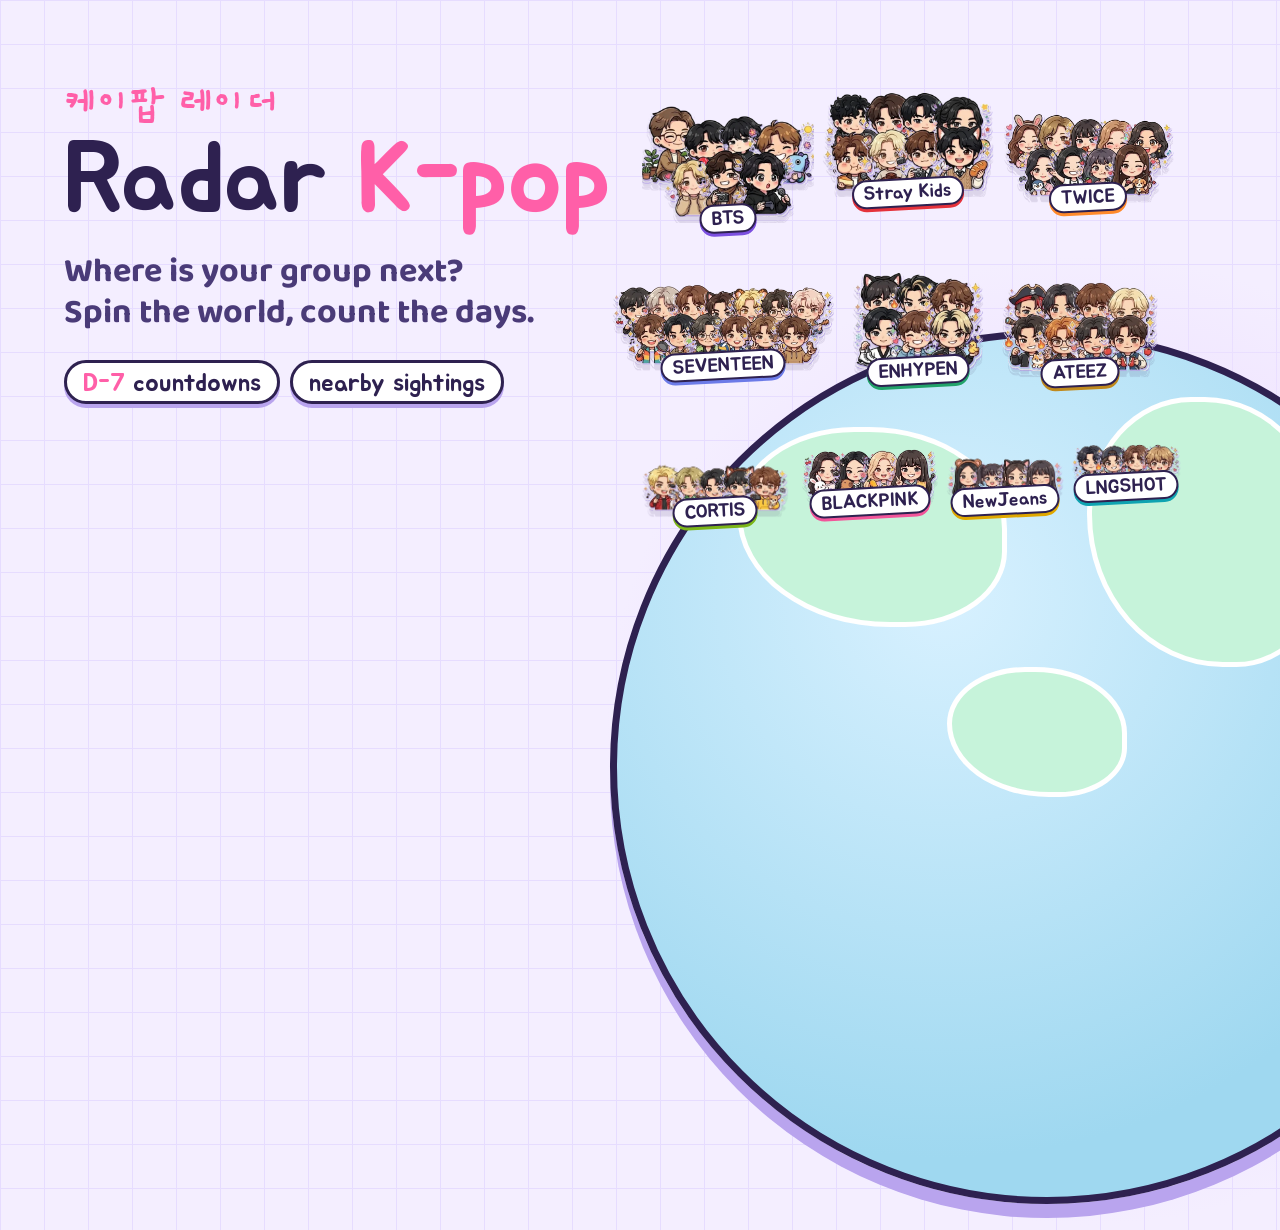
<file: tools/og/og.html>
<!doctype html>
<!-- Imagen para compartir el link (assets/icons/og.png, 1200x630). Se renderiza con tools/og/render.mjs. -->
<html lang="en"><head><meta charset="utf-8">
<link rel="stylesheet" href="https://fonts.googleapis.com/css2?family=Baloo+2:wght@600;700;800&family=Gaegu:wght@700&family=Jua&display=block">
<style>
  html, body { margin: 0; }
  body { width: 1200px; height: 630px; overflow: hidden; position: relative; font-family: 'Baloo 2', sans-serif; color: #2E2150;
    background: #F4EEFF; background-image: linear-gradient(#E6DCFF 1.5px, transparent 1.5px), linear-gradient(90deg, #E6DCFF 1.5px, transparent 1.5px); background-size: 44px 44px; }
  .halo { position: absolute; left: 600px; top: 250px; width: 980px; height: 980px; border-radius: 50%; background: radial-gradient(circle, #FFD6EA 0, #EFE3FF 45%, rgba(244,238,255,0) 70%); }
  .globe { position: absolute; left: 610px; top: 330px; width: 860px; height: 860px; border-radius: 50%; background: radial-gradient(circle at 38% 30%, #D8F1FF, #9FD8F0 70%); border: 7px solid #2E2150; box-shadow: 0 14px 0 #B9A4EE; overflow: hidden; }
  .land { position: absolute; background: #C6F3DA; border: 5px solid #fff; border-radius: 46% 54% 40% 60%; }
  .copy { position: absolute; left: 64px; top: 78px; width: 540px; }
  .ko { font-family: 'Gaegu', cursive; font-weight: 700; font-size: 40px; color: #FF5FA8; margin: 0; }
  h1 { font-family: 'Jua', sans-serif; font-weight: 400; font-size: 100px; white-space: nowrap; line-height: .95; margin: 6px 0 22px; letter-spacing: -1px; }
  h1 span { color: #FF5FA8; }
  p.tag { font-size: 34px; line-height: 1.22; font-weight: 700; margin: 0; color: #4A3B78; }
  .chips { margin-top: 26px; display: flex; flex-wrap: wrap; gap: 10px; }
  .chip { font-family: 'Jua', sans-serif; font-size: 25px; padding: 5px 16px 2px; border: 3px solid #2E2150; border-radius: 999px; background: #fff; box-shadow: 0 4px 0 #B9A4EE; }
  .chip b { color: #FF5FA8; font-weight: 400; }
  .crew { position: absolute; }
  .crew img { display: block; filter: drop-shadow(0 6px 0 rgba(46,33,80,.12)); }
  .crew i { position: absolute; left: 50%; bottom: -14px; transform: translateX(-50%) rotate(-3deg); font: 400 19px 'Jua', sans-serif; font-style: normal; background: #fff; border: 2.5px solid #2E2150; border-radius: 999px; padding: 1px 10px 0; white-space: nowrap; box-shadow: 0 3px 0 var(--c); }
</style></head><body>
<div class="halo"></div>
<div class="globe"><div class="land" style="left:120px;top:90px;width:260px;height:190px"></div><div class="land" style="left:470px;top:60px;width:230px;height:260px"></div><div class="land" style="left:330px;top:330px;width:170px;height:120px"></div></div>
<div class="copy">
  <p class="ko">케이팝 레이더</p>
  <h1>Radar <span>K-pop</span></h1>
  <p class="tag">Where is your group next?<br>Spin the world, count the days.</p>
  <div class="chips"><span class="chip"><b>D-7</b> countdowns</span><span class="chip">nearby sightings</span></div>
</div>
<script>
  // los stickers reales de cada grupo, parados sobre el borde del globo
  var crew = [['bts', '#7B4FE0', 640, 96, 176], ['skz', '#E5323B', 820, 70, 176], ['twice', '#FF8A2B', 1000, 96, 176],
    ['seventeen', '#6C7BE8', 610, 268, 226], ['enhypen', '#22A36A', 850, 252, 136], ['ateez', '#C08A1E', 1000, 262, 160],
    ['cortis', '#7CB518', 640, 448, 150], ['blackpink', '#F2559A', 800, 430, 140], ['newjeans', '#E0A800', 945, 440, 120], ['lngshot', '#0FA3B1', 1070, 430, 112]];
  var names = { bts: 'BTS', skz: 'Stray Kids', twice: 'TWICE', seventeen: 'SEVENTEEN', enhypen: 'ENHYPEN', ateez: 'ATEEZ', blackpink: 'BLACKPINK', newjeans: 'NewJeans', lngshot: 'LNGSHOT', cortis: 'CORTIS' };
  crew.forEach(function (c) {
    var d = document.createElement('div'); d.className = 'crew'; d.style.cssText = 'left:' + c[2] + 'px;top:' + c[3] + 'px;width:' + c[4] + 'px;--c:' + c[1];
    d.innerHTML = '<img src="../../assets/chibis/' + c[0] + '.webp" width="' + c[4] + '"><i>' + names[c[0]] + '</i>';
    document.body.appendChild(d);
  });
</script>
</body></html>
</file>
<file: assets/app.css>
/* Radar K-pop · editorial-ui · Cristian Pérez · cristianperez.me
   Dirección: diario de stickers que orbita un planeta de juguete. Papel cuadriculado lila, stickers troquelados
   con borde blanco y sombra dura, un color fuerte por grupo y palabras en hangul. Mobile first. */

:root {
  --paper: #F4EEFF;
  --grid: #E7DDFB;
  --ink: #2E2150;
  --ink-2: #5A4B82;
  --white: #FFFFFF;
  --shadow: #B9A4EE;
  --bubble: #FF5FA8;
  --mint: #C6F3DA;
  --sky: #A8DDF2;
  --butter: #FFF1A8;
  --lilac: #DCCFFF;
  --peach: #FFD9C7;
  --live: #FF3D8B;
  --on: #FFFFFF;        /* texto sobre un relleno de color (grupo, rosa, live): blanco en los dos temas */

  --c-bts: #7B3FE4;
  --c-skz: #E5323B;
  --c-twice: #FF8A2B;
  --c-blackpink: #F2559A;
  --c-lngshot: #0FA3B1;
  --c-seventeen: #6C7BE8;
  --c-enhypen: #22A36A;
  --c-newjeans: #F2B705;
  --c-cortis: #7CB518;
  --c-ateez: #C08A1E;

  --f-display: 'Jua', 'Baloo 2', ui-rounded, system-ui, sans-serif;
  --f-body: 'Baloo 2', ui-rounded, system-ui, -apple-system, 'Segoe UI', sans-serif;
  --f-hand: 'Gaegu', 'Baloo 2', ui-rounded, cursive;

  --r-1: 14px;
  --r-2: 22px;
  --r-3: 30px;
  --b: 2.5px solid var(--ink);
  --sh-1: 0 3px 0 var(--shadow);
  --sh-2: 3px 5px 0 var(--shadow);
  --sh-3: 4px 7px 0 var(--shadow), 0 18px 40px rgba(46, 33, 80, .16);

  --ease: cubic-bezier(.22, 1, .36, 1);
  --boing: cubic-bezier(.34, 1.56, .64, 1);
  --bar-h: 60px;
  --row1: 56px;
  --nav-h: 54px;
  color-scheme: light;
}

* { box-sizing: border-box; }
html {
  -webkit-tap-highlight-color: transparent;
  scrollbar-gutter: stable;
  overflow-x: clip;
  scroll-behavior: smooth;
  scroll-padding-top: calc(var(--nav-h) + 14px);
  text-size-adjust: 100%;
  -webkit-text-size-adjust: 100%;
}
body {
  margin: 0;
  background-color: var(--paper);
  background-image:
    linear-gradient(var(--grid) 1px, transparent 1px),
    linear-gradient(90deg, var(--grid) 1px, transparent 1px);
  background-size: 24px 24px;
  background-position: -1px -1px;
  color: var(--ink);
  font: 400 16.5px/1.5 var(--f-body);
  overflow-x: clip;
  min-height: 100svh;
}
img, svg, canvas { display: block; }
button, input, select, textarea { font: inherit; color: inherit; }
button { cursor: pointer; touch-action: manipulation; }
a { color: inherit; }
:focus-visible { outline: 3px solid var(--bubble); outline-offset: 3px; border-radius: 10px; }
[hidden] { display: none !important; }
.sr { position: absolute; width: 1px; height: 1px; overflow: hidden; clip: rect(0 0 0 0); white-space: nowrap; }
.ko { font-family: var(--f-hand); font-weight: 700; }
.skip { position: absolute; left: 12px; top: -60px; z-index: 100; background: var(--white); border: var(--b); border-radius: 12px; padding: 8px 14px; font-weight: 700; }
.skip:focus { top: 10px; }

/* ---------- iconos de línea ---------- */
.btn-ico svg, .btn svg, .link-btn svg, .act svg, .focus svg, .video-x svg {
  fill: none; stroke: currentColor; stroke-width: 2.2; stroke-linecap: round; stroke-linejoin: round; flex: none;
}

/* ---------- botones (sticker) ---------- */
.btn, .btn-ico {
  display: inline-flex; align-items: center; justify-content: center; gap: 8px;
  min-height: 44px; padding: 8px 18px;
  background: var(--white); border: var(--b); border-radius: 999px;
  font-weight: 700; font-size: 16px; line-height: 1.1;
  box-shadow: var(--sh-1);
  transition: transform .18s var(--ease), box-shadow .18s var(--ease), background-color .18s;
  white-space: nowrap;
}
.btn svg, .btn-ico svg { width: 20px; height: 20px; }
.btn:active, .btn-ico:active, .act:active { transform: translateY(2px) scale(.97); box-shadow: 0 1px 0 var(--shadow); }
@media (hover: hover) and (pointer: fine) {
  .btn:hover, .btn-ico:hover { transform: translateY(-2px) rotate(-1deg); box-shadow: 0 5px 0 var(--shadow); }
}
.btn.primary { background: var(--bubble); color: var(--on); }
.btn.ghost { background: transparent; box-shadow: none; border-style: dashed; }
.btn.small { min-height: 44px; padding: 6px 14px; font-size: 15px; }
.link-btn { background: none; border: 0; padding: 12px 4px; min-height: 44px; font-weight: 700; color: var(--ink-2); text-decoration: underline; text-decoration-thickness: 2px; text-underline-offset: 4px; text-decoration-color: var(--shadow); }
.link-btn:hover { color: var(--ink); text-decoration-color: var(--bubble); }

/* ---------- barra superior ---------- */
/* la fila del logo se va con el scroll y el menú queda pegado arriba (top negativo = alto de la primera fila) */
.bar {
  position: sticky; top: calc(-1 * var(--row1)); z-index: 40;
  padding-top: env(safe-area-inset-top, 0px);
  background: var(--paper);  /* sólida: al 97 % se leía el texto de abajo detrás del menú ("Nroups") */
  border-bottom: 2px dashed var(--grid);
  transition: box-shadow .3s;
}
.bar.stuck { box-shadow: 0 8px 20px rgba(46, 33, 80, .08); }
.bar-top { height: var(--row1); display: flex; align-items: center; justify-content: space-between; gap: 10px; padding: 0 max(12px, env(safe-area-inset-right)) 0 max(12px, env(safe-area-inset-left)); }
.topnav { position: relative; display: flex; align-items: center; gap: 2px; height: var(--nav-h); padding: 4px max(10px, env(safe-area-inset-right)) 8px max(10px, env(safe-area-inset-left)); overflow-x: auto; scrollbar-width: none; overscroll-behavior-x: contain; }
.topnav::-webkit-scrollbar { display: none; }
.topnav a, .topnav button { position: relative; z-index: 1; flex: none; display: inline-flex; align-items: center; gap: 6px; min-height: 42px; padding: 6px 13px; border: 0; background: none; border-radius: 999px; font-weight: 800; font-size: 14px; color: var(--ink-2); text-decoration: none; white-space: nowrap; transition: color .25s; }
.topnav svg { width: 19px; height: 19px; fill: none; stroke: currentColor; stroke-width: 2.2; stroke-linecap: round; stroke-linejoin: round; flex: none; }
.topnav [aria-current="true"] { color: var(--white); }
.topnav a.pop svg { animation: navPop .55s var(--boing); }
.topnav button[data-video] { color: #C2186B; }
:root[data-theme="dark"] .topnav button[data-video] { color: var(--bubble); }
.tn-pill { position: absolute; z-index: 0; left: 0; top: 4px; height: 42px; width: 0; border-radius: 999px; background: var(--ink); box-shadow: 0 3px 0 var(--bubble); transition: transform .5s var(--boing), width .5s var(--boing); }
@keyframes navPop { 40% { transform: translateY(-4px) rotate(-12deg) scale(1.25); } }
@media (hover: hover) and (pointer: fine) { .topnav a:not([aria-current="true"]):hover { color: var(--ink); background: rgba(255, 255, 255, .7); } }
.logo { display: inline-flex; align-items: center; gap: 8px; text-decoration: none; min-width: 0; min-height: 44px; }
.logo-dot { width: 38px; height: 38px; flex: none; border-radius: 50%; background: var(--sky); border: var(--b); box-shadow: var(--sh-1); display: grid; place-items: center; }
.logo-dot svg { width: 24px; height: 24px; fill: var(--mint); stroke: var(--ink); stroke-width: 1.8; stroke-linecap: round; }
.logo-text { font: 400 22px/1 var(--f-display); letter-spacing: -.01em; white-space: nowrap; }
.logo-text b { font-weight: 400; color: var(--bubble); -webkit-text-stroke: 0; }
.logo-ko { display: none; font: 700 15px/1 var(--f-hand); color: var(--ink-2); padding: 3px 8px; border-radius: 8px; background: var(--butter); transform: rotate(-3deg); white-space: nowrap; }
.bar-actions { display: flex; align-items: center; gap: 8px; flex: none; }
.btn-ico { padding: 8px; width: 44px; min-width: 44px; }
.btn-ico.install { width: auto; padding: 8px 12px; font-size: 14px; }
.btn-ico.install span { display: none; }
.mute .ico-off { display: none; }
.mute[aria-pressed="true"] .ico-on { display: none; }
.mute[aria-pressed="true"] .ico-off { display: block; }
.mute[aria-pressed="true"] { background: var(--lilac); }
.lang { position: relative; display: grid; grid-template-columns: 1fr 1fr; border: var(--b); border-radius: 999px; background: var(--white); box-shadow: var(--sh-1); padding: 3px; }
.lang button { position: relative; z-index: 1; min-width: 40px; min-height: 36px; border: 0; background: none; border-radius: 999px; font-weight: 800; font-size: 14px; transition: color .3s; }
.lang button::after { content: ""; position: absolute; inset: -4px 0; }
.lang button[aria-pressed="true"] { color: var(--white); }
.lang-pill { position: absolute; z-index: 0; top: 3px; bottom: 3px; left: 3px; width: calc(50% - 3px); border-radius: 999px; background: var(--ink); transition: transform .45s var(--boing); }
.lang[data-l="en"] .lang-pill { transform: translateX(100%); }
.lang-pop { position: fixed; z-index: 120; left: 50%; top: 40%; display: grid; justify-items: center; gap: 2px; padding: 12px 22px 10px; background: var(--white); border: 3px solid var(--ink); border-radius: 22px; box-shadow: 5px 7px 0 var(--bubble); pointer-events: none; animation: langPop 1.25s var(--boing) both; }
.lang-pop span { font: 700 22px/1 var(--f-hand); color: var(--bubble); }
.lang-pop b { font: 400 32px/1.1 var(--f-display); }
@keyframes langPop { 0% { transform: translate(-50%, -50%) scale(.3) rotate(-14deg); opacity: 0; } 22% { transform: translate(-50%, -50%) scale(1.08) rotate(3deg); opacity: 1; } 70% { transform: translate(-50%, -50%) scale(1) rotate(-2deg); opacity: 1; } 100% { transform: translate(-50%, -80%) scale(.9) rotate(-2deg); opacity: 0; } }
::view-transition-old(root) { animation: .32s ease-in both vtOut; }
::view-transition-new(root) { animation: .42s var(--ease) both vtIn; }
@keyframes vtOut { to { opacity: 0; filter: blur(4px); transform: translateY(-6px); } }
@keyframes vtIn { from { opacity: 0; filter: blur(4px); transform: translateY(8px); } }

/* ---------- layout ---------- */
.layout { display: grid; grid-template-columns: minmax(0, 1fr); }
.content-col { display: grid; gap: 40px; padding: 30px max(12px, env(safe-area-inset-right)) calc(40px + env(safe-area-inset-bottom)) max(12px, env(safe-area-inset-left)); min-width: 0; }

/* ---------- escenario ---------- */
.stage-col { position: relative; min-width: 0; }
.stage {
  position: relative;
  height: clamp(440px, 64svh, 640px);
  overflow: hidden;
  isolation: isolate;
}
.sky { position: absolute; inset: 0; z-index: -1; pointer-events: none;
  background: radial-gradient(circle at 50% 46%, #FFE3F1 0, rgba(255, 227, 241, .55) 30%, rgba(244, 238, 255, 0) 62%); }
.spark { position: absolute; left: var(--x); top: var(--y); width: var(--s); height: var(--s);
  background: #FFD84D; clip-path: polygon(50% 0, 62% 38%, 100% 50%, 62% 62%, 50% 100%, 38% 62%, 0 50%, 38% 38%); }
.heart-f { position: absolute; left: var(--x); top: var(--y); width: 18px; height: 16px; background: #FFB3D4;
  clip-path: path('M9 16C2 10.5 0 7.5 0 4.6 0 2 2 0 4.6 0 6.5 0 8 1 9 2.6 10 1 11.5 0 13.4 0 16 0 18 2 18 4.6 18 7.5 16 10.5 9 16Z'); }
.anim-twinkle { animation: twinkle var(--d, 4s) ease-in-out infinite; }
.anim-float { animation: floaty var(--d, 6s) ease-in-out infinite; }
@keyframes twinkle { 0%, 100% { transform: scale(.6) rotate(0); opacity: .5; } 50% { transform: scale(1.1) rotate(25deg); opacity: 1; } }
@keyframes floaty { 0%, 100% { transform: translateY(0) rotate(-8deg); } 50% { transform: translateY(-14px) rotate(8deg); } }

.view-toggle {
  position: absolute; z-index: 6; top: 12px; left: 12px;
  display: grid; grid-template-columns: 1fr 1fr; padding: 4px;
  background: var(--white); border: var(--b); border-radius: 999px; box-shadow: var(--sh-1);
}
.view-toggle button { position: relative; z-index: 1; border: 0; background: none; min-height: 38px; padding: 4px 12px; border-radius: 999px; font-weight: 700; font-size: 14px; white-space: nowrap; transition: color .2s; }
.view-toggle button span[lang] { font-family: var(--f-hand); font-weight: 700; font-size: 15px; }
.view-toggle button::after { content: ""; position: absolute; inset: -4px 0; }
.view-toggle button[aria-pressed="true"] { color: var(--white); }
.vt-pill { position: absolute; z-index: 0; top: 4px; bottom: 4px; left: 4px; width: calc(50% - 4px); border-radius: 999px; background: var(--ink); transition: transform .38s var(--boing); }
.view-toggle[data-v="sonar"] .vt-pill { transform: translateX(100%); }
.video-btn { position: absolute; z-index: 6; top: 12px; right: 12px; width: auto; padding: 8px 12px; font-size: 14px; }
.video-btn span { display: none; }

.globe-view, .sonar-view { position: absolute; inset: 0; }
/* el globo se queda con el gesto: girar con un dedo, pellizcar para zoom; la página no se mueve */
.globe-view { touch-action: none; -webkit-user-select: none; user-select: none; -webkit-touch-callout: none; }
#globe { position: absolute; inset: 0; width: 100%; height: 100%; touch-action: none; cursor: grab; }
#globe:focus-visible { outline-offset: -6px; border-radius: 24px; }
.g-halo, .g-ball, .g-shade { position: absolute; border-radius: 50%; pointer-events: none; will-change: transform; transform-origin: 50% 50%; }
.g-halo { background: radial-gradient(circle, rgba(255, 170, 214, .55) 0, rgba(255, 170, 214, .5) 46%, rgba(214, 190, 255, .3) 62%, rgba(244, 238, 255, 0) 100%); }
.g-ball {
  background: radial-gradient(circle at 32% 30%, #D8F3FF 0, #A8DDF2 58%, #86C9EA 100%);
  box-shadow: 0 0 0 var(--rim, 8px) #fff, 0 0 0 calc(var(--rim, 8px) + 2.5px) #2E2150, calc(var(--rim, 8px) * .45) calc(var(--rim, 8px) * 1.2) 0 calc(var(--rim, 8px) + 2.5px) #B9A4EE;
}
.g-shade {
  background:
    radial-gradient(ellipse 17% 8% at 26% 21%, rgba(255, 255, 255, .9), rgba(255, 255, 255, 0) 100%),
    radial-gradient(circle at 28% 24%, rgba(255, 255, 255, .5) 0, rgba(255, 255, 255, .06) 34%, rgba(120, 90, 200, .04) 70%, rgba(90, 60, 170, .34) 100%);
}
#globe, #vglobe { z-index: 1; }
.g-shade { z-index: 2; }
.pins { z-index: 3; }
#globe.grabbing { cursor: grabbing; }
.ring { position: absolute; left: 50%; top: 50%; width: var(--ring, 300px); height: var(--ring, 300px); margin: calc(var(--ring, 300px) / -2) 0 0 calc(var(--ring, 300px) / -2); pointer-events: none; transition: opacity .5s var(--ease); }
.ring svg { width: 100%; height: 100%; overflow: visible; }
.ring text { font: 700 9.4px var(--f-hand); fill: var(--ink-2); letter-spacing: .06em; }
.stage.zoomed .ring { opacity: 0; }
.anim-spin { animation: spin 60s linear infinite; }
@keyframes spin { to { transform: rotate(360deg); } }

.drag-hint { position: absolute; z-index: 5; left: 50%; bottom: 62px; margin: 0; transform: translateX(-50%) rotate(-3deg); padding: 6px 14px; background: var(--butter); border: var(--b); border-radius: 12px; font-weight: 700; font-size: 15px; white-space: nowrap; pointer-events: none; transition: opacity .4s, transform .4s var(--ease); box-shadow: var(--sh-1); }
.drag-hint span[lang] { font-family: var(--f-hand); font-size: 17px; }
.drag-hint.gone { opacity: 0; transform: translateX(-50%) translateY(10px) rotate(-3deg); }

/* ---------- pines de chibi sobre el globo ---------- */
.pins { position: absolute; inset: 0; pointer-events: none; }
.pin {
  position: absolute; left: 0; top: 0; width: var(--pw, 74px);
  border: 0; padding: 0; background: none; pointer-events: auto;
  transform-origin: 50% 100%;
  transition: opacity .3s;
  will-change: transform;
}
.pin.away { opacity: 0; pointer-events: none; }
.pin-bob { display: block; position: relative; animation: bob var(--bd, 2s) ease-in-out var(--bdl, 0s) infinite; transform-origin: 50% 100%; }
.crowd { position: relative; display: block; margin: 0 auto; pointer-events: none; }
.crowd .cm { position: absolute; height: auto; -webkit-user-drag: none; user-select: none; transform-origin: 50% 94%; }
/* rendimiento: con 10 grupos son ~60 chibis sobre el globo; animarlos uno por uno trababa el celular cuando se juntaban.
   El pin entero flota (pin-bob) y solo el grupo elegido respira miembro por miembro. */
.pin.sel .crowd .cm { animation: breathe var(--bd, 2.4s) ease-in-out var(--dl, 0s) infinite; }
.pin.hop .cm { animation: memHop .75s var(--boing) calc(var(--hi, 0) * 55ms) 1 both; }
@keyframes breathe { 0%, 100% { transform: scale(1, 1); } 50% { transform: scale(.985, 1.035); } }
@keyframes memHop { 0% { transform: translateY(0) scale(1, 1); } 25% { transform: translateY(2px) scale(1.08, .9); } 55% { transform: translateY(-38%) scale(.94, 1.08) rotate(-6deg); } 80% { transform: translateY(0) scale(1.06, .94); } 100% { transform: none; } }
/* pin compacto (muchos grupos en la misma zona): el grupo entero en una sola imagen, sin la multitud de chibis (ver Globe.pinMode) */
.pin-face { display: none; }
.pin.mini .crowd { display: none; }
.pin.mini .pin-face { display: block; height: var(--mh, 36px); }
.pin-face img { display: block; width: 100%; height: 100%; object-fit: contain; object-position: 50% 100%; pointer-events: none; -webkit-user-drag: none; user-select: none; }
.pin.mini .pin-tag { font-size: 11px; padding: 0 6px; border-width: 1.5px; box-shadow: 0 1.5px 0 var(--gc); }
.pin.mini.rest .pin-tag { font-size: 10.5px; }
.pin.mini.stag .pin-tag { top: -34px; }
.pin.mini.low.stag .pin-tag { top: auto; bottom: -36px; }
.pin-tag {
  position: absolute; left: 50%; top: -14px; transform: translateX(-50%) rotate(-3deg);
  padding: 1px 9px 0; border-radius: 999px; background: var(--white); border: 2px solid var(--ink);
  font: 400 13px/1.35 var(--f-display); white-space: nowrap; color: var(--ink);
  box-shadow: 0 2px 0 var(--gc);
}
.pin-tag i { font-style: normal; color: var(--gt, var(--gc)); }
.pin.low .pin-tag { top: auto; bottom: -16px; transform: translateX(-50%) rotate(2deg); }
.pin-glow { position: absolute; left: 50%; bottom: -6px; width: 120%; aspect-ratio: 1; transform: translate(-50%, 30%) scale(.4); border-radius: 50%; background: radial-gradient(circle, rgba(255, 61, 139, .5), rgba(255, 61, 139, 0) 65%); opacity: 0; pointer-events: none; }
.pin.live .pin-glow { animation: glow 1.6s ease-out infinite; }
.pin.live .pin-tag { background: var(--live); color: var(--on); border-color: var(--ink); }
.pin.live .pin-tag i { color: var(--butter); }
.pin.rest .pin-bob { animation-duration: 3.6s; }
.pin.rest .pin-tag { font-size: 11.5px; padding: 0 7px; opacity: .92; }
.pin.rest .pin-tag::after { content: " zZ"; color: var(--gt, var(--gc)); }
.pin.stag .pin-tag { top: -50px; }
.pin.low.stag .pin-tag { top: auto; bottom: -50px; }
.pin.sel { z-index: 400 !important; }  /* el elegido siempre encima de los demás pins (que llegan a ~140 por su profundidad) */
.pin.sel .pin-tag { box-shadow: 0 3px 0 var(--gc), 0 0 0 3px var(--gc); }
.pin.dim { opacity: .35; }
.pin.cheer .pin-bob { animation: cheer .9s var(--boing) 2; }
@keyframes bob { 0%, 100% { transform: translateY(0); } 45% { transform: translateY(-6px); } }
@keyframes glow { 0% { transform: translate(-50%, 30%) scale(.4); opacity: .95; } 100% { transform: translate(-50%, 30%) scale(1.5); opacity: 0; } }
@keyframes cheer { 0% { transform: translateY(0); } 40% { transform: translateY(-34px) rotate(-12deg); } 70% { transform: translateY(-10px) rotate(8deg); } 100% { transform: translateY(0); } }
@media (hover: hover) and (pointer: fine) {
  .pin:hover .pin-bob { animation-duration: .7s; }
}

/* ---------- zoom y centrar en mí ---------- */
.zoom-ctrl { position: absolute; z-index: 6; right: 10px; bottom: 58px; display: grid; gap: 8px; transition: opacity .25s; }
.stage.zoomed .zoom-ctrl { opacity: 0; pointer-events: none; }
.z-btn { width: 44px; height: 44px; border-radius: 50%; border: var(--b); background: var(--white); box-shadow: var(--sh-1); display: grid; place-items: center; padding: 0; transition: transform .2s var(--boing), opacity .2s; }
.z-btn svg { width: 22px; height: 22px; fill: none; stroke: currentColor; stroke-width: 2.6; stroke-linecap: round; }
.z-btn:active { transform: scale(.9); }
.z-btn:disabled { opacity: .4; cursor: default; }
.z-btn[data-center-me] { background: var(--butter); }
.stage.zoomed-in .ring { opacity: 0; }

/* ---------- avistamientos en el globo (insignias redondas, como el tracker) ---------- */
.sight { position: absolute; left: 0; top: 0; width: 34px; height: 34px; padding: 3px; border-radius: 50%; border: 2.5px solid var(--gc, var(--bubble)); background: var(--white); box-shadow: 0 0 0 2px var(--ink), 1px 3px 0 var(--shadow); pointer-events: auto; transition: opacity .3s; will-change: transform; }
.sight img { width: 100%; height: 100%; object-fit: contain; pointer-events: none; }
.sight.away { opacity: 0; pointer-events: none; }
.sight-ring { position: absolute; inset: -3px; border-radius: 50%; border: 2.5px solid var(--gc, var(--bubble)); opacity: 0; pointer-events: none; animation: sightPing 2.8s ease-out infinite; }
.sight.fresh .sight-ring { animation-duration: 1.1s; }
.sight::after { content: ""; position: absolute; inset: -6px; }
@keyframes sightPing { 0% { transform: scale(.9); opacity: .9; } 70%, 100% { transform: scale(2.1); opacity: 0; } }
.sight-bubble { position: absolute; z-index: 9; left: 12px; top: 66px; max-width: calc(100% - 90px); padding: 8px 14px; border: var(--b); border-radius: 16px 16px 16px 4px; background: var(--bubble); color: var(--white); font: 400 16px/1.2 var(--f-display); box-shadow: 3px 5px 0 var(--ink); text-align: left; }
.sight-bubble.go { animation: bubbleIn .6s var(--boing) both; }
@keyframes bubbleIn { 0% { transform: scale(.3) rotate(-10deg); opacity: 0; } 60% { transform: scale(1.08) rotate(2deg); opacity: 1; } 100% { transform: rotate(-2deg); } }

/* ---------- sonar ---------- */
.sonar-view { display: grid; place-items: center; align-content: center; padding: 56px 12px 90px; }
.sonar { position: relative; width: 300px; height: 300px; }
.sonar-plate { position: absolute; inset: 0; }
.sonar-plate svg { width: 100%; height: 100%; overflow: visible; }
.sonar-sweep { position: absolute; inset: 5%; border-radius: 50%; background: conic-gradient(from 0deg, rgba(255, 95, 168, .42), rgba(255, 95, 168, 0) 24%, rgba(255, 95, 168, 0)); pointer-events: none; }
.anim-sweep { animation: spin 6s linear infinite; }
.sonar-line { position: absolute; inset: 0; width: 100%; height: 100%; overflow: visible; pointer-events: none; }
.sonar-me { position: absolute; left: 50%; top: 50%; transform: translate(-50%, -50%) rotate(-4deg); padding: 2px 10px; background: var(--ink); color: var(--white); border-radius: 10px; font: 400 15px/1.4 var(--f-display); white-space: nowrap; z-index: 3; pointer-events: none; }
.sonar-blips { position: absolute; inset: 0; }
.blip { position: absolute; transform: translate(-50%, -50%); border: 0; background: none; padding: 0; display: grid; justify-items: center; gap: 2px; z-index: 2; }
.blip-face { width: 44px; height: 44px; padding: 3px; border-radius: 50%; background: var(--white); border: 3px solid var(--gc); box-shadow: 0 0 0 2px var(--ink), 2px 4px 0 var(--shadow); overflow: hidden; }
.blip-face img { width: 100%; height: 100%; object-fit: contain; }
.blip-l i { font-style: normal; color: var(--gt, var(--gc)); }
.blip-l { padding: 0 7px; border-radius: 999px; background: var(--white); border: 2px solid var(--ink); font: 400 12px/1.4 var(--f-display); white-space: nowrap; }
.blip.live .blip-face { animation: blipLive 1.4s ease-in-out infinite; }
.blip[aria-pressed="true"] .blip-face { box-shadow: 0 0 0 2px var(--ink), 0 0 0 7px var(--gc); }
@keyframes blipLive { 50% { transform: scale(1.12); } }
.sonar-note { position: absolute; bottom: 64px; left: 0; right: 0; margin: 0; text-align: center; font-size: 13px; color: var(--ink-2); padding: 0 16px; }

/* ---------- tarjeta de enfoque (grupo elegido) ---------- */
.focus {
  position: absolute; z-index: 8; left: 10px; right: 10px; bottom: 58px;
  display: grid; grid-template-columns: 76px minmax(0, 1fr) auto; align-items: center; gap: 4px 12px;
  padding: 10px 12px 10px 10px; background: var(--white); border: var(--b); border-radius: var(--r-2);
  box-shadow: 4px 6px 0 var(--gc);
  animation: popIn .45s var(--boing) both;
}
.focus .f-face { width: 76px; height: 58px; padding: 3px; border-radius: 16px; background: color-mix(in srgb, var(--gc) 18%, var(--white)); overflow: hidden; border: 2px solid var(--ink); }
.focus .f-face img { width: 100%; height: 100%; object-fit: contain; }
.focus .f-name { margin: 0; font: 400 21px/1.05 var(--f-display); }
.focus .f-name small { font: 700 15px var(--f-hand); color: var(--gt, var(--gc)); margin-left: 4px; }
.focus .f-where { margin: 2px 0 0; font-size: 14.5px; line-height: 1.3; color: var(--ink-2); overflow-wrap: anywhere; }
.focus .f-where b { color: var(--ink); }
.focus .f-dday { font: 400 30px/1 var(--f-display); color: var(--gt, var(--gc)); -webkit-text-stroke: 1px var(--ink); paint-order: stroke fill; text-align: right; white-space: nowrap; }
.focus .f-acts { grid-column: 1 / -1; display: flex; gap: 8px; margin-top: 6px; flex-wrap: wrap; }
.focus .f-x { position: absolute; top: -14px; right: -8px; width: 34px; height: 34px; border-radius: 50%; border: var(--b); background: var(--white); display: grid; place-items: center; padding: 0; box-shadow: var(--sh-1); }
.focus .f-x::after { content: ""; position: absolute; inset: -6px; }
.focus .f-x svg { width: 16px; height: 16px; }
@keyframes popIn { from { opacity: 0; transform: translateY(18px) scale(.92) rotate(-2deg); } to { opacity: 1; transform: none; } }

.act {
  display: inline-flex; align-items: center; gap: 6px; min-height: 44px; padding: 6px 12px;
  border-radius: 999px; border: 2px solid var(--ink); background: var(--white); font-weight: 700; font-size: 14.5px; white-space: nowrap;
  box-shadow: 0 2px 0 var(--shadow); transition: transform .16s var(--ease), background-color .2s;
  position: relative;
}
.act::after { content: ""; position: absolute; inset: -3px 0; }
.act svg { width: 18px; height: 18px; }
.act.solid { background: var(--gc, var(--bubble)); color: var(--on); }
.act.ico { width: 44px; padding: 0; justify-content: center; }
@media (hover: hover) and (pointer: fine) { .act:hover { transform: translateY(-2px); } }

/* ---------- riel de grupos ---------- */
.rail {
  position: relative; z-index: 9; margin-top: -46px;
  display: flex; gap: 12px; overflow-x: auto; overscroll-behavior-x: contain; scroll-snap-type: x mandatory;
  padding: 8px 16px 14px; scroll-padding: 0 16px; scrollbar-width: none;
}
.rail::-webkit-scrollbar { display: none; }
.r-item {
  --gc: var(--ink);
  flex: none; width: 162px; scroll-snap-align: start;
  display: grid; grid-template-columns: 54px minmax(0, 1fr); align-items: center; gap: 2px 8px;
  padding: 7px 10px 7px 7px; text-align: left;
  background: var(--white); border: var(--b); border-radius: 18px; box-shadow: 0 4px 0 var(--gc);
  transition: transform .25s var(--boing), box-shadow .25s;
  position: relative;
}
.r-item:nth-child(odd) { transform: rotate(-1.5deg); }
.r-item:nth-child(even) { transform: rotate(1.2deg); }
.r-item[aria-pressed="true"] { transform: translateY(-5px) rotate(0); box-shadow: 0 8px 0 var(--gc), 0 0 0 3px var(--gc); }
.r-face { grid-row: span 2; width: 54px; height: 44px; padding: 2px; border-radius: 12px; overflow: hidden; background: color-mix(in srgb, var(--gc) 16%, var(--white)); }
.r-face img { width: 100%; height: 100%; object-fit: contain; }
.r-name { font: 400 17px/1.05 var(--f-display); white-space: nowrap; overflow: hidden; text-overflow: ellipsis; }
.r-name.long { font-size: 14.5px; letter-spacing: -.01em; }
.r-st { font-size: 13px; line-height: 1.2; font-weight: 700; color: var(--ink-2); white-space: nowrap; overflow: hidden; text-overflow: ellipsis; }
.r-st b { color: var(--gt, var(--gc)); font-weight: 800; }
.r-item.live .r-st b { color: var(--live); }
.r-item.live::before { content: "LIVE"; position: absolute; top: -10px; right: 8px; padding: 0 7px; border-radius: 6px; background: var(--live); color: var(--on); font: 400 11.5px/1.5 var(--f-display); border: 2px solid var(--ink); transform: rotate(4deg); }

/* ---------- cinta de avistamientos (estilo noticiero) ---------- */
.ticker { position: relative; z-index: 9; display: flex; align-items: center; gap: 10px; margin: 0 12px; min-height: 44px; padding: 5px 6px 5px 6px; background: var(--ink); color: var(--white); border-radius: 16px; text-decoration: none; overflow: hidden; box-shadow: 0 4px 0 var(--shadow); }
.ticker-k { flex: none; display: inline-flex; align-items: center; gap: 6px; padding: 4px 10px 3px; border-radius: 11px; background: var(--bubble); color: #2E2150; font: 400 13px/1.2 var(--f-display); letter-spacing: .03em; }
.ticker-dot { width: 8px; height: 8px; border-radius: 50%; background: var(--white); animation: dotBlink 1.4s ease-in-out infinite; }
@keyframes dotBlink { 50% { opacity: .25; } }
.ticker-vp { flex: 1; min-width: 0; overflow: hidden; -webkit-mask-image: linear-gradient(90deg, transparent, #000 14px, #000 calc(100% - 14px), transparent); mask-image: linear-gradient(90deg, transparent, #000 14px, #000 calc(100% - 14px), transparent); }
.ticker-track { display: inline-flex; white-space: nowrap; font-weight: 700; font-size: 14.5px; }
.anim-ticker { animation: tick var(--tk, 30s) linear infinite; }
.ticker:hover .anim-ticker { animation-play-state: paused; }
.tk-run { display: inline-flex; gap: 26px; padding-right: 26px; }
.tk-i { display: inline-flex; align-items: center; gap: 6px; }
.tk-i::before { content: ""; width: 9px; height: 9px; border-radius: 50%; background: var(--gc, var(--bubble)); box-shadow: 0 0 0 2px var(--white); }
.tk-i b { font-family: var(--f-display); font-weight: 400; color: var(--butter); }
@keyframes tick { to { transform: translateX(-50%); } }

/* ---------- sección: tu ciudad ---------- */
.sec-title, .near h2 { margin: 0 0 14px; font: 400 clamp(26px, 7vw, 34px)/1.08 var(--f-display); letter-spacing: -.01em; }
.sec-title .ko, .near h2 .ko { display: inline-block; font-size: .62em; color: var(--white); background: var(--ink); padding: 2px 9px 0; border-radius: 9px; transform: rotate(-3deg) translateY(-4px); margin-right: 4px; }
.near-head { display: grid; gap: 10px; }
.near h2 { margin: 0; }
.near-ctrls { display: flex; flex-wrap: wrap; gap: 10px; align-items: center; }
.select-sticker { position: relative; flex: 1 1 200px; min-width: 0; }
.select-sticker select {
  width: 100%; min-height: 46px; appearance: none; -webkit-appearance: none; font-size: 16px; font-weight: 700;
  padding: 8px 40px 8px 16px; background: var(--white); border: var(--b); border-radius: 999px; box-shadow: var(--sh-1);
}
.select-sticker::after { content: ""; position: absolute; right: 16px; top: 50%; width: 9px; height: 9px; border-right: 2.5px solid var(--ink); border-bottom: 2.5px solid var(--ink); transform: translateY(-70%) rotate(45deg); pointer-events: none; }
.near-card { margin-top: 14px; }
.geo-note { margin: 12px 0 0; padding: 8px 12px; border-radius: 14px; background: var(--white); border: 2px dashed var(--bubble); font-size: 14.5px; font-weight: 600; display: flex; flex-wrap: wrap; align-items: center; gap: 0 8px; }
.geo-note .link-btn { padding: 8px 2px; min-height: 40px; }
.geo-dot { width: 10px; height: 10px; border-radius: 50%; background: var(--bubble); animation: dotBlink 1s ease-in-out infinite; }
.nearest {
  --gc: var(--bubble);
  position: relative; display: grid; grid-template-columns: 96px minmax(0, 1fr); gap: 4px 14px; align-items: center;
  padding: 16px; background: var(--butter); border: var(--b); border-radius: var(--r-2); box-shadow: var(--sh-2);
  transform: rotate(-.8deg);
}
.nearest .n-face { grid-row: span 3; width: 96px; height: 80px; }
.nearest .n-face img { width: 100%; height: 100%; object-fit: contain; }
.nearest .n-k { margin: 0; font-weight: 800; font-size: 14px; color: var(--ink-2); }
.nearest .n-v { margin: 0; font: 400 23px/1.12 var(--f-display); overflow-wrap: anywhere; }
.nearest .n-v b { font-weight: 400; color: var(--gt, var(--gc)); }
.nearest .n-s { margin: 0; font-size: 15px; font-weight: 600; }
.meta { margin: 12px 0 0; font-size: 14px; color: var(--ink-2); display: flex; flex-wrap: wrap; align-items: center; gap: 0 10px; }
.meta .off { color: var(--live); font-weight: 700; }

/* ---------- tarjetas de grupo (photocards) ---------- */
.cards { display: grid; gap: 30px; }
.card {
  --gc: var(--ink);
  position: relative; padding: 18px 16px 16px; background: var(--white); border: var(--b); border-radius: var(--r-3);
  box-shadow: 5px 7px 0 var(--gc);
  display: grid; gap: 12px; min-width: 0;
  transition: box-shadow .3s, transform .4s var(--boing);
}
.card:nth-child(odd) { transform: rotate(-.6deg); }
.card:nth-child(even) { transform: rotate(.5deg); }
.card.is-sel { box-shadow: 5px 7px 0 var(--gc), 0 0 0 4px color-mix(in srgb, var(--gc) 40%, var(--white)); }
.card.flash { animation: arrive .8s var(--boing); }
@keyframes arrive { 30% { transform: scale(1.03) rotate(-1deg); } }
.tape { position: absolute; top: -13px; left: 50%; width: 112px; height: 26px; transform: translateX(-50%) rotate(-3deg); opacity: .9;
  background: repeating-linear-gradient(-45deg, color-mix(in srgb, var(--gc) 45%, var(--white)) 0 8px, color-mix(in srgb, var(--gc) 22%, var(--white)) 8px 16px);
  clip-path: polygon(0 0, 4% 20%, 0 40%, 4% 60%, 0 80%, 4% 100%, 100% 100%, 96% 80%, 100% 60%, 96% 40%, 100% 20%, 96% 0); }
.c-top { display: grid; grid-template-columns: 96px minmax(0, 1fr) auto; gap: 10px; align-items: end; }
.c-id { min-width: 0; }
.c-face { position: relative; width: 96px; height: 84px; margin-top: -40px; }
.c-face img { width: 100%; height: 100%; object-fit: contain; object-position: 50% 100%; }
.c-face.cheer img { animation: cheer .9s var(--boing); }
.c-ko { margin: 0; font: 700 17px/1 var(--f-hand); color: var(--gt, var(--gc)); }
.c-name { margin: 2px 0 0; font: 400 clamp(30px, 9vw, 38px)/.95 var(--f-display); letter-spacing: -.01em; overflow-wrap: anywhere; }
.c-name { word-break: keep-all; overflow-wrap: normal; }
.c-name.long { font-size: clamp(25px, 7.4vw, 34px); }
.c-name.xlong { font-size: clamp(22px, 6.4vw, 32px); letter-spacing: -.02em; }
.c-tour { margin: 4px 0 0; font-size: 14px; line-height: 1.25; color: var(--ink-2); font-weight: 600; }
.bias { width: 44px; height: 44px; border-radius: 50%; border: var(--b); background: var(--white); display: grid; place-items: center; padding: 0; box-shadow: var(--sh-1); align-self: start; transition: transform .3s var(--boing), background-color .2s; }
.bias svg { width: 22px; height: 22px; fill: none; stroke: var(--ink); stroke-width: 2.2; stroke-linejoin: round; }
.bias[aria-pressed="true"] { background: var(--gc); transform: rotate(-10deg) scale(1.06); }
.bias[aria-pressed="true"] svg { fill: var(--on); stroke: var(--ink); }
.c-state { justify-self: start; display: inline-flex; align-items: center; gap: 8px; padding: 2px 12px 1px; border-radius: 10px; font: 400 15px/1.5 var(--f-display); background: color-mix(in srgb, var(--gc) 16%, var(--white)); border: 2px solid var(--ink); transform: rotate(-2deg); }
.c-state .ko { font-size: 16px; }
.c-state.live { background: var(--live); color: var(--on); }
.c-state.rest { background: var(--lilac); }
.c-where { margin: 0; font: 400 clamp(25px, 7.4vw, 30px)/1.1 var(--f-display); overflow-wrap: anywhere; }
.c-where small { display: block; font: 600 15px/1.35 var(--f-body); color: var(--ink-2); margin-top: 4px; }
.c-when { margin: 0; font-size: 15px; line-height: 1.45; color: var(--ink-2); }
.c-when b { color: var(--ink); }
.tag { display: inline-block; padding: 0 7px; border-radius: 6px; border: 1.5px dashed var(--ink-2); font-size: 12.5px; font-weight: 700; vertical-align: 1px; }

.cd { display: grid; grid-template-columns: repeat(4, minmax(0, 1fr)); gap: 8px; }
.cd-t { position: relative; display: grid; justify-items: center; padding: 8px 2px 6px; border-radius: 16px; background: color-mix(in srgb, var(--gc) 12%, var(--white)); border: 2px solid var(--ink); overflow: hidden; box-shadow: 0 3px 0 var(--gc); }
.cd-n { position: relative; height: 1em; width: 100%; font: 400 clamp(34px, 11vw, 46px)/1 var(--f-display); text-align: center; font-variant-numeric: tabular-nums; overflow: hidden; }
.cd-n span { display: block; }
.cd-n span.in { animation: rollIn .42s var(--ease) both; }
.cd-n span.out { position: absolute; inset: 0; animation: rollOut .42s var(--ease) both; }
@keyframes rollIn { from { transform: translateY(-80%); opacity: 0; } to { transform: none; opacity: 1; } }
@keyframes rollOut { to { transform: translateY(80%); opacity: 0; } }
.cd-l { font-size: 12.5px; font-weight: 700; color: var(--ink-2); line-height: 1.2; text-align: center; }
.cd-l .ko { font-size: 16px; color: var(--ink); display: block; line-height: 1; }
.cd-live { padding: 16px; text-align: center; border-radius: 18px; background: var(--live); color: var(--on); border: var(--b); font: 400 26px/1.15 var(--f-display); box-shadow: 0 4px 0 var(--ink); position: relative; overflow: hidden; }
.cd-live .ko { display: block; font-size: 20px; }
.cd-rest { padding: 14px 16px; border-radius: 18px; border: 2px dashed var(--ink-2); background: color-mix(in srgb, var(--lilac) 50%, var(--white)); font-weight: 600; font-size: 15px; display: flex; gap: 12px; align-items: center; }
.cd-rest b { font: 400 30px/1 var(--f-display); color: var(--gt, var(--gc)); }

.facts { display: flex; flex-wrap: wrap; gap: 8px 18px; align-items: baseline; }
.km { font: 400 clamp(30px, 9vw, 38px)/1 var(--f-display); font-variant-numeric: tabular-nums; }
.km small { font: 700 14.5px var(--f-body); color: var(--ink-2); }
.fly { font-size: 14.5px; font-weight: 600; color: var(--ink-2); }
.dday { margin-left: auto; padding: 2px 12px 0; border-radius: 12px; background: var(--ink); color: var(--white); font: 400 22px/1.4 var(--f-display); transform: rotate(3deg); }
.acts { display: flex; flex-wrap: wrap; gap: 8px; }
.acts { gap: 6px; }
.acts .act { padding-inline: 10px; }
.watch { margin: 0; padding: 12px 14px; list-style: none; display: grid; gap: 6px; border-radius: 16px; background: var(--paper); font-size: 14.5px; line-height: 1.4; color: var(--ink-2); }
.watch li { display: grid; grid-template-columns: 14px minmax(0, 1fr); gap: 8px; }
.watch li::before { content: ""; width: 10px; height: 10px; margin-top: 6px; background: var(--gc); clip-path: polygon(50% 0, 62% 38%, 100% 50%, 62% 62%, 50% 100%, 38% 62%, 0 50%, 38% 38%); }

details.agenda { border-top: 2px dashed var(--grid); padding-top: 4px; }
details.agenda summary { list-style: none; cursor: pointer; display: flex; align-items: center; gap: 8px; min-height: 44px; font-weight: 800; font-size: 15.5px; }
details.agenda summary::-webkit-details-marker { display: none; }
details.agenda summary::before { content: ""; width: 22px; height: 22px; flex: none; border-radius: 50%; background: var(--gc); border: 2px solid var(--ink);
  clip-path: none; box-shadow: inset 0 0 0 4px var(--white); transition: transform .3s var(--boing); }
details.agenda[open] summary::before { transform: rotate(90deg) scale(1.1); background: var(--butter); }
.stubs { list-style: none; margin: 6px 0 0; padding: 0; display: grid; gap: 8px; }
.stub { position: relative; display: grid; grid-template-columns: 74px minmax(0, 1fr) auto; gap: 10px; align-items: center; padding: 9px 12px 9px 10px; border-radius: 12px; background: color-mix(in srgb, var(--gc) 9%, var(--white)); border: 1.5px solid color-mix(in srgb, var(--gc) 45%, var(--white)); }
.stub::before, .stub::after { content: ""; position: absolute; left: 80px; width: 12px; height: 12px; border-radius: 50%; background: var(--white); border: 1.5px solid color-mix(in srgb, var(--gc) 45%, var(--white)); }
.stub::before { top: -7px; } .stub::after { bottom: -7px; }
.stub .s-d { font: 400 15px/1.15 var(--f-display); color: var(--gt, var(--gc)); border-right: 2px dashed color-mix(in srgb, var(--gc) 40%, var(--white)); padding-right: 6px; }
.stub .s-c { min-width: 0; font-weight: 700; font-size: 15px; line-height: 1.25; overflow-wrap: anywhere; }
.stub .s-c span { display: block; font-weight: 500; font-size: 13px; color: var(--ink-2); }
.stub .s-k { font: 400 14px var(--f-display); white-space: nowrap; }
.stub.past { opacity: .55; }

/* ---------- feed de alertas ---------- */
.bubbles { list-style: none; margin: 0 0 14px; padding: 0; display: grid; gap: 12px; }
.bub { --gc: var(--bubble); display: grid; grid-template-columns: 52px minmax(0, 1fr); gap: 10px; align-items: start; animation: popIn .45s var(--boing) both; }
.bub-face { width: 52px; height: 42px; padding: 2px; border-radius: 14px; overflow: hidden; background: color-mix(in srgb, var(--gc) 18%, var(--white)); border: 2px solid var(--ink); }
.bub-face img { width: 100%; height: 100%; object-fit: contain; }
.bub-body { position: relative; padding: 10px 14px 12px; background: var(--white); border: 2px solid var(--ink); border-radius: 4px 18px 18px 18px; box-shadow: 0 3px 0 var(--gc); min-width: 0; }
.bub-h { display: flex; flex-wrap: wrap; align-items: center; gap: 4px 8px; font-size: 13px; color: var(--ink-2); font-weight: 700; }
.bub-h .typ { padding: 0 7px; border-radius: 6px; background: var(--gc); color: var(--on); font: 400 12.5px/1.5 var(--f-display); }
.bub-h time { margin-left: auto; font-weight: 600; }
.bub-t { margin: 4px 0 2px; font-weight: 800; font-size: 16px; line-height: 1.3; overflow-wrap: anywhere; }
.bub-t a { text-decoration-color: var(--gc); text-decoration-thickness: 2px; text-underline-offset: 3px; }
.bub-b { margin: 0; font-size: 14.5px; line-height: 1.45; color: var(--ink-2); overflow-wrap: anywhere; }
.bub.empty .bub-body { border-style: dashed; box-shadow: none; }
.bub.fresh .bub-body { box-shadow: 0 3px 0 var(--gc), 0 0 0 3px color-mix(in srgb, var(--gc) 35%, var(--white)); }
.bub.flash .bub-body { animation: arrive .8s var(--boing); }
.s-link { display: inline-flex; align-items: center; min-height: 40px; margin-top: 2px; font-weight: 800; font-size: 14.5px; text-decoration: underline; text-decoration-color: var(--gc); text-decoration-thickness: 2px; text-underline-offset: 3px; }
.sample-tag { margin: -6px 0 14px; display: inline-block; padding: 4px 12px; border-radius: 10px; border: 2px dashed var(--ink-2); background: var(--butter); font-weight: 700; font-size: 14px; transform: rotate(-1deg); }
.sight-src { margin: 0; font-size: 13px; color: var(--ink-2); }

/* ---------- formulario de alertas ---------- */
.sub-lead { margin: -4px 0 16px; font-size: 16px; color: var(--ink-2); max-width: 46ch; }
.sub-form { display: grid; gap: 16px; padding: 18px 16px; background: var(--white); border: var(--b); border-radius: var(--r-3); box-shadow: var(--sh-2); }
.tabs { position: relative; display: grid; grid-template-columns: repeat(2, minmax(0, 1fr)); padding: 4px; border-radius: 999px; background: var(--paper); border: 2px solid var(--ink); }
.tabs button { position: relative; z-index: 1; min-height: 44px; border: 0; background: none; border-radius: 999px; font-weight: 800; font-size: 16px; transition: color .2s; }
.tabs button[aria-selected="true"] { color: var(--on); }
.tab-pill { position: absolute; top: 4px; bottom: 4px; left: 4px; width: calc((100% - 8px) / 2); border-radius: 999px; background: #338574; transition: transform .38s var(--boing), background-color .3s; }
.tabs[data-ch="discord"] .tab-pill { transform: translateX(100%); background: #5865F2; }
.tabs button small { font-size: 12px; font-weight: 700; opacity: .75; }
/* pasos del formulario de alertas */
.step-n { display: inline-grid; place-items: center; width: 24px; height: 24px; margin-right: 8px; border-radius: 50%; background: var(--ink); color: var(--white); font: 400 14px/1 var(--f-display); vertical-align: 1px; }
.sub-form .legend { margin: 0; font-weight: 800; font-size: 15px; }
.ntfy-only, .dc-only { display: grid; gap: 16px; }
.ntfy-only[hidden], .dc-only[hidden] { display: none; }
.sub-extra { display: flex; flex-wrap: wrap; align-items: center; gap: 4px 10px; margin-top: 6px; }
.sub-extra .check { flex: 1 1 auto; }
.select-sticker.small { flex: 1 1 160px; }
.select-sticker.small select { min-height: 44px; font-size: 15px; }
.stores { display: flex; flex-wrap: wrap; gap: 8px; }
.store { display: inline-flex; align-items: center; gap: 8px; min-height: 48px; padding: 6px 14px 6px 10px; border-radius: 12px; background: var(--ink); color: var(--white); text-decoration: none; font: 800 15px/1.1 var(--f-body); box-shadow: 0 3px 0 #338574; }
.store svg { width: 24px; height: 24px; fill: currentColor; }
.store small { display: block; font-size: 10.5px; font-weight: 600; opacity: .8; }
.topics { list-style: none; margin: 8px 0 6px; padding: 0; display: grid; gap: 8px; }
.topics li { --gc: var(--ink); display: flex; flex-wrap: wrap; align-items: center; gap: 8px; padding: 10px 12px; border-radius: 16px; border: 2px solid var(--ink); background: color-mix(in srgb, var(--gc) 7%, var(--white)); box-shadow: 0 3px 0 color-mix(in srgb, var(--gc) 55%, transparent); }
.topics li.done { background: color-mix(in srgb, var(--mint) 60%, var(--white)); }
.topics li.done .tp-l::after { content: " ✓"; color: #1E8E5A; }
.tp-txt { flex: 1 1 180px; min-width: 0; display: grid; gap: 2px; }
.tp-l { font-weight: 800; font-size: 14px; }
.tp-txt code { font: 600 13px/1.3 ui-monospace, SFMono-Regular, Menlo, monospace; color: var(--ink-2); overflow-wrap: anywhere; user-select: all; }
.tp-acts { display: flex; gap: 6px; flex: none; }
.tp-acts .act { min-height: 40px; padding: 4px 12px; font-size: 13.5px; text-decoration: none; }
.tp-acts .act.solid { --gc: #338574; }
.hint.warn { color: var(--live); font-weight: 700; }
.dc-steps { margin: 0; padding-left: 22px; display: grid; gap: 10px; font-size: 15px; line-height: 1.45; }
.dc-steps .btn { text-decoration: none; }
.dc-soon { margin: 0; padding: 14px; border-radius: 16px; border: 2px dashed #5865F2; background: color-mix(in srgb, #5865F2 8%, var(--white)); font-size: 15px; line-height: 1.45; }
.pv-thread { font-size: 12.5px; opacity: .75; }
.tabs button { font-size: 15px; padding: 0 4px; }
.preview-bubble.push { background: var(--white); color: var(--ink); border: 1.5px solid var(--grid); border-radius: 18px; box-shadow: 0 6px 18px rgba(46, 33, 80, .14); }
.pv-app { display: flex; align-items: center; gap: 6px; font-size: 12.5px; color: var(--ink-2); margin-bottom: 2px; }
.pv-app img { border-radius: 5px; }
.field { display: grid; gap: 6px; margin: 0; padding: 0; border: 0; min-width: 0; }
.field label, .field legend { font-weight: 800; font-size: 15px; padding: 0; }
.field input:not([type="checkbox"]):not([type="range"]) { width: 100%; min-height: 48px; font-size: 16px; padding: 10px 14px; border: 2px solid var(--ink); border-radius: 14px; background: var(--paper); }
.field input:focus { outline: none; border-color: var(--bubble); box-shadow: 0 0 0 3px color-mix(in srgb, var(--bubble) 35%, var(--white)); background: var(--white); }
.field input[aria-invalid="true"] { border-color: var(--live); }
.hint { margin: 0; font-size: 13.5px; line-height: 1.4; color: var(--ink-2); }
.err { margin: 0; font-size: 14px; font-weight: 700; color: #C4145E; }
.check { display: flex; gap: 10px; align-items: flex-start; font-weight: 600 !important; font-size: 15px !important; min-height: 44px; padding-top: 6px; }
.check input { width: 22px; height: 22px; accent-color: var(--bubble); flex: none; margin: 1px 0 0; }
.chips { display: flex; flex-wrap: wrap; gap: 8px; margin-top: 4px; }
.chip { position: relative; }
.chip input { position: absolute; opacity: 0; inset: 0; margin: 0; cursor: pointer; }
.chip span { display: inline-flex; align-items: center; gap: 6px; min-height: 44px; padding: 6px 13px; border-radius: 999px; border: 2px solid var(--ink); background: var(--white); font-weight: 700; font-size: 14.5px; transition: background-color .2s, transform .25s var(--boing); }
.chip span::before { content: ""; width: 10px; height: 10px; border-radius: 50%; border: 2px solid var(--ink); background: var(--white); }
.chip input:checked + span { background: color-mix(in srgb, var(--gc, var(--bubble)) 22%, var(--white)); transform: rotate(-2deg); }
.chip input:checked + span::before { background: var(--gc, var(--bubble)); }
.chip input:focus-visible + span { outline: 3px solid var(--bubble); outline-offset: 2px; }
input[type="range"] { width: 100%; accent-color: var(--bubble); min-height: 32px; }
.preview { display: grid; gap: 6px; }
.preview-k { margin: 0; font-weight: 800; font-size: 14px; color: var(--ink-2); }
.preview-bubble { justify-self: start; max-width: 100%; padding: 10px 14px 8px; border-radius: 4px 16px 16px 16px; font-size: 15px; line-height: 1.45; transition: background-color .3s; overflow-wrap: anywhere; }
.preview-bubble.discord { background: #313338; color: #F2F3F5; border-left: 4px solid #5865F2; border-radius: 8px; }
.preview-bubble.discord b { color: #fff; }
.preview-bubble.whatsapp { background: #DCF8C6; color: #111B21; border: 1.5px solid #B9E3A2; }
.preview-bubble .pv-meta { display: block; text-align: right; font-size: 12px; opacity: .7; margin-top: 2px; }
.privacy { margin: 0; font-size: 13.5px; line-height: 1.45; color: var(--ink-2); }
.form-actions { display: flex; flex-wrap: wrap; align-items: center; gap: 10px 16px; }
.sub-result { padding: 14px; border-radius: 16px; background: var(--mint); border: 2px solid var(--ink); font-size: 15px; display: grid; gap: 10px; }
.sub-result p { margin: 0; }
.sub-result pre { margin: 0; max-height: 180px; overflow: auto; padding: 10px; border-radius: 10px; background: var(--white); font-size: 12.5px; line-height: 1.4; white-space: pre-wrap; word-break: break-all; }

/* ---------- el grupo completo en la tarjeta: toca a cada miembro ---------- */
.squad-wrap { display: grid; gap: 6px; }
.squad-k { margin: 0; font-weight: 800; font-size: 14px; color: var(--ink-2); }
.squad-k b { color: var(--gt, var(--gc)); }
.squad { list-style: none; margin: 0; padding: 0; display: grid; grid-template-columns: repeat(auto-fill, minmax(54px, 1fr)); gap: 2px; }
.mem { position: relative; width: 100%; border: 0; background: none; padding: 16px 0 0; display: grid; justify-items: center; gap: 0; border-radius: 14px; }
.mem img { width: 50px; height: auto; aspect-ratio: 132 / 174; transform-origin: 50% 94%; animation: breathe 2.6s ease-in-out var(--dl, 0s) infinite; pointer-events: none; }
.bias-badge { position: absolute; z-index: 2; top: 10px; right: calc(50% - 34px); width: 24px; height: 24px; display: grid; place-items: center; border-radius: 50%; background: var(--bubble); border: 2px solid var(--ink); box-shadow: 0 2px 0 var(--ink); animation: biasBeat 2.4s ease-in-out infinite; pointer-events: none; }
.bias-badge svg { width: 13px; height: 13px; fill: var(--on); stroke: none; }
.gp-mems .bias-badge { top: 6px; right: 6px; }
.mem.is-bias .mem-n { color: var(--gt, var(--gc)); }
.gp-mems button.is-bias { border-color: var(--gc); box-shadow: 0 4px 0 var(--gc), 0 0 0 3px color-mix(in srgb, var(--gc) 30%, transparent); }
@keyframes biasBeat { 0%, 70%, 100% { transform: scale(1); } 78% { transform: scale(1.22); } 86% { transform: scale(.96); } }
@media (prefers-reduced-motion: reduce) { .bias-badge { animation: none; } }
.bias-mem { display: inline-flex; align-items: center; gap: 7px; margin: 8px 0 4px; }
.bias-mem svg { width: 18px; height: 18px; fill: none; stroke: var(--ink); stroke-width: 2.2; stroke-linejoin: round; }
.bias-mem[aria-pressed="true"] { background: var(--bubble); color: var(--on); box-shadow: 0 3px 0 var(--ink); }
.bias-mem[aria-pressed="true"] svg { fill: var(--on); stroke: var(--ink); }
.mem-n { font: 400 clamp(10.5px, 3.1vw, 12.5px)/1.15 var(--f-display); text-align: center; max-width: 100%; white-space: nowrap; letter-spacing: -.01em; }
.mem-say { position: absolute; top: -4px; left: 50%; transform: translateX(-50%) scale(.4); padding: 1px 8px; border-radius: 10px; background: var(--gc); color: var(--on); border: 2px solid var(--ink); font: 700 14px/1.3 var(--f-hand); white-space: nowrap; opacity: 0; pointer-events: none; z-index: 2; }
.mem.hop img { animation: memHop .7s var(--boing) both; }
.mem.hop .mem-say { animation: say 1.6s var(--boing) both; }
.mem.off img { opacity: .45; filter: grayscale(.6); }
.mem.off .mem-n { color: var(--ink-2); }

/* estado de cada miembro: servicio militar (gris y quieto), por enlistarse, de regreso, contrato pendiente */
.ms-badge { position: absolute; top: 12px; right: calc(50% - 30px); z-index: 1; width: 22px; height: 22px; display: grid; place-items: center; font-size: 12.5px; line-height: 1; border-radius: 50%; background: var(--white); border: 2px solid var(--ink); box-shadow: 0 2px 0 var(--gc); pointer-events: none; }
.ms-back { background: var(--butter); animation: wiggle 1.8s ease-in-out infinite; }
.away img { filter: grayscale(1) contrast(.9); opacity: .5; animation: none !important; }
.away .mem-n, .away b { color: var(--ink-2); }
.st-back img { filter: drop-shadow(0 0 6px color-mix(in srgb, var(--gc) 60%, #FFD84D)); }
.gp-mems .ms-badge { top: 8px; right: 8px; width: 26px; height: 26px; font-size: 14px; }
.gp-mems .away { background: repeating-linear-gradient(135deg, #fff 0 10px, #F4F1F8 10px 20px); box-shadow: 0 3px 0 color-mix(in srgb, var(--ink) 25%, transparent); }
.gp-mems small.ms-s { color: var(--ink-2); text-align: center; line-height: 1.25; }
.gp-big-chibi.away img { filter: grayscale(1); opacity: .6; }
.ms-list { border: 2px dashed color-mix(in srgb, var(--ink) 30%, transparent); border-radius: 16px; padding: 6px 12px; background: color-mix(in srgb, var(--gc) 5%, var(--white)); }
.ms-list summary { cursor: pointer; font-weight: 800; font-size: 14px; padding: 4px 0; list-style: none; }
.ms-list summary::-webkit-details-marker { display: none; }
.ms-list summary::after { content: " ▾"; color: var(--gt, var(--gc)); }
.ms-list[open] summary::after { content: " ▴"; }
.ms-list ul { list-style: none; margin: 6px 0 0; padding: 0; display: grid; gap: 8px; }
.ms-list li { display: grid; grid-template-columns: 34px 1fr; gap: 10px; align-items: center; }
.ms-list li img { width: 34px; aspect-ratio: 132 / 174; }
.ms-list li img.gray { filter: grayscale(1); opacity: .6; }
.ms-list li b { font: 400 15px/1.1 var(--f-display); display: block; }
.ms-list li small { font-size: 12.5px; color: var(--ink-2); font-weight: 700; }
.ms-bar { display: block; height: 6px; margin-top: 4px; border-radius: 6px; background: color-mix(in srgb, var(--ink) 10%, transparent); overflow: hidden; }
.ms-bar i { display: block; height: 100%; border-radius: inherit; background: var(--gc); }
.ms-foot { margin: 8px 0 4px; font-size: 12px; line-height: 1.4; color: var(--ink-2); }
.ms-note { margin: 6px 0; padding: 8px 12px; border-radius: 14px; background: color-mix(in srgb, var(--gc) 8%, var(--white)); border: 2px dashed color-mix(in srgb, var(--gc) 45%, transparent); font-size: 13.5px; line-height: 1.45; display: grid; gap: 2px; }
.ms-note.ms-back { background: var(--butter); border-style: solid; }
.ms-note span { color: var(--ink-2); }

/* exintegrantes: recuerdo en gris, con el motivo */
.former { display: grid; gap: 6px; margin-top: 2px; }
.former ul { list-style: none; margin: 0; padding: 0; display: grid; gap: 8px; }
.fm { display: grid; grid-template-columns: 54px 1fr; gap: 10px; align-items: center; padding: 8px 12px 8px 8px; border-radius: 16px; background: #F6F4F8; border: 2px dashed color-mix(in srgb, var(--ink) 28%, transparent); }
.fm-pic { position: relative; display: block; width: 54px; }
.fm-pic img { width: 54px; aspect-ratio: 132 / 174; filter: grayscale(1) sepia(.15) contrast(.92); opacity: .62; }
.fm-pic::after { content: ""; position: absolute; left: 6px; right: 6px; bottom: 2px; height: 2px; background: color-mix(in srgb, var(--ink) 30%, transparent); border-radius: 2px; }
.fm p { margin: 0; }
.fm-n b { font: 400 15.5px/1.15 var(--f-display); }
.fm-tag { display: inline-block; margin-left: 2px; padding: 1px 8px; border-radius: 999px; font-size: 11.5px; font-weight: 800; color: var(--ink-2); background: var(--white); border: 1.5px solid color-mix(in srgb, var(--ink) 30%, transparent); white-space: nowrap; }
.fm-t { font-size: 13px; line-height: 1.4; color: var(--ink-2); }
.fm-back { background: var(--butter); border-style: solid; border-color: var(--ink); }
.fm-back .fm-pic img { filter: none; opacity: 1; }
.fm-back .fm-tag { background: var(--gc); color: var(--on); border-color: var(--ink); }
@keyframes say { 0% { opacity: 0; transform: translateX(-50%) translateY(6px) scale(.4); } 20%, 75% { opacity: 1; transform: translateX(-50%) translateY(-6px) scale(1) rotate(-4deg); } 100% { opacity: 0; transform: translateX(-50%) translateY(-12px) scale(.9); } }
@media (hover: hover) and (pointer: fine) { .mem:hover img { animation-duration: 1s; } }

/* foto oficial: polaroid, la imagen completa sin recortar */
.polaroid { justify-self: center; margin: 4px 0; max-width: 100%; padding: 10px 10px 8px; background: var(--white); border: 2px solid var(--ink); border-radius: 6px; box-shadow: 4px 6px 0 var(--gc); transform: rotate(1.2deg); }
.polaroid img { display: block; width: auto; height: auto; max-width: 100%; max-height: min(210px, 52vw); margin: 0 auto; border-radius: 2px; background: var(--paper); }
.polaroid figcaption { margin-top: 6px; text-align: center; font: 700 17px/1.2 var(--f-hand); color: var(--ink-2); }

/* mini trivia */
.trivia .tq { margin: 6px 0 0; padding: 0 0 0 20px; display: grid; gap: 12px; }
.trivia .tq p { margin: 0 0 6px; font-weight: 700; font-size: 15px; }
.tq-o { display: flex; flex-wrap: wrap; gap: 6px; }
.src-link { font-size: 13px; font-weight: 800; color: var(--ink); text-decoration: underline wavy color-mix(in srgb, var(--gc) 70%, transparent); text-underline-offset: 3px; }
.next-rel { margin: 0; padding: 9px 13px; border-radius: 14px; background: color-mix(in srgb, var(--gc) 14%, var(--white)); border: 2px dashed color-mix(in srgb, var(--gc) 55%, transparent); font-weight: 700; font-size: 14.5px; }
.next-rel .ko { color: var(--gt, var(--gc)); font-weight: 900; margin-right: 2px; }
.next-rel.rel-today { background: var(--butter); border-style: solid; border-color: var(--ink); animation: wiggle 2.4s ease-in-out infinite; }
.next-rel .tag { font-size: 11px; }
.next-rel a { color: var(--ink); text-decoration: underline wavy color-mix(in srgb, var(--gc) 70%, transparent); text-underline-offset: 3px; }
.nt-list { list-style: none; margin: 0 0 6px; padding: 0; display: grid; gap: 8px; }
.nt-list li { display: grid; gap: 2px; padding: 9px 12px; border-radius: 14px; background: var(--paper); }
.nt-list a { color: var(--ink); font-weight: 700; font-size: 14px; line-height: 1.35; text-decoration: none; overflow-wrap: anywhere; }
.nt-list small { font-size: 12px; color: var(--ink-2); font-weight: 600; }
.nt-src { display: inline-block; margin-right: 6px; padding: 1px 7px; border-radius: 999px; background: #1CC8D8; color: #fff; font-size: 11px; font-weight: 800; vertical-align: 1px; }
.listen { display: grid; gap: 6px; }
.listen ul { list-style: none; margin: 0; padding: 0; display: flex; flex-wrap: wrap; gap: 6px; }
.ln { display: inline-flex; align-items: center; gap: 7px; min-height: 44px; padding: 4px 13px 4px 5px; border-radius: 999px; border: 2px solid var(--ink); background: var(--white); color: var(--ink); font-weight: 800; font-size: 13.5px; text-decoration: none; box-shadow: 0 3px 0 var(--gc); transition: transform .25s var(--boing), box-shadow .2s; }
.ln-ico { width: 34px; height: 34px; flex: none; color: var(--ink); transform: rotate(-7deg); filter: drop-shadow(1.5px 2px 0 color-mix(in srgb, var(--gc) 75%, var(--white))); transition: transform .35s var(--boing); }
.listen li:nth-child(even) .ln-ico { transform: rotate(6deg); }
.ln-s { display: none; }
.ln:active { transform: translateY(2px); box-shadow: 0 1px 0 var(--gc); }
@media (hover: hover) and (pointer: fine) { .ln:hover { transform: translateY(-2px); } .ln:hover .ln-ico { transform: rotate(0) scale(1.15); } }
.st-ag { margin: 4px 0 8px; font-size: 14px; color: var(--ink-2); }
.st-ag b { color: var(--ink); }
.st-grid { list-style: none; margin: 0; padding: 0; display: grid; grid-template-columns: repeat(auto-fill, minmax(min(132px, 44%), 1fr)); gap: 8px; }
.st-grid li { display: grid; gap: 2px; padding: 10px 12px; border-radius: 16px; background: color-mix(in srgb, var(--gc) 10%, var(--white)); border: 2px solid color-mix(in srgb, var(--gc) 40%, transparent); }
.st-grid b { font: 400 22px/1.1 var(--f-display); color: var(--ink); overflow-wrap: anywhere; }
.st-grid span { font-size: 12.5px; font-weight: 700; color: var(--ink-2); line-height: 1.25; }
.st-grid li.wide { grid-column: 1 / -1; }
.st-grid li.wide { gap: 8px; }
.st-grid li.wide b { font-size: 20px; }
.st-grid a { color: inherit; text-decoration: underline wavy color-mix(in srgb, var(--gc) 70%, transparent); text-underline-offset: 4px; text-decoration-thickness: 1.5px; }
.st-src { margin: 8px 0 4px; font-size: 12px; color: var(--ink-2); }
.chip-btn { min-height: 44px; padding: 6px 13px; border-radius: 999px; border: 2px solid var(--ink); background: var(--white); font-weight: 700; font-size: 14.5px; transition: transform .25s var(--boing), background-color .2s; }
.chip-btn.right { background: var(--mint); transform: rotate(-2deg) scale(1.04); }
.chip-btn.wrong { background: #FFD3DF; text-decoration: line-through; }
.chip-btn:disabled { cursor: default; color: var(--ink); }
.trivia .tq-r { margin: 4px 0 0; font-size: 14px; color: var(--ink-2); font-weight: 700; }
.trivia .tq-score { margin: 8px 0 0; font: 400 16px var(--f-display); color: var(--gt, var(--gc)); }

/* venta de boletas */
.onsale { justify-self: start; margin: 0; padding: 6px 12px; border-radius: 12px; border: 2px solid var(--ink); background: var(--butter); font: 400 16px/1.3 var(--f-display); transform: rotate(-1.5deg); }
.onsale small { display: block; font: 600 13px var(--f-body); color: var(--ink-2); }
.near-me { justify-self: start; margin: 0; padding: 8px 14px 9px; border-radius: 16px; border: 2px solid var(--ink); background: var(--bubble); color: var(--on); transform: rotate(1deg); box-shadow: 0 3px 0 var(--ink); animation: nearIn .7s var(--boing) both; display: grid; gap: 2px; }
.near-me .nm-k { margin: 0; font: 400 16px/1.25 var(--f-display); }
.near-me .ko { font: 700 15px var(--f-hand); color: var(--butter); }
.near-me b { display: block; font: 400 26px/1.1 var(--f-display); letter-spacing: -.01em; }
.near-me small { display: block; font: 700 13px var(--f-body); color: var(--on); }
.near-me .nm-now { font-weight: 600; opacity: .95; }
.cards > .card > .near-me { align-self: flex-start; }
.cd.mini { display: flex; gap: 6px; margin: 4px 0 2px; font: 700 13px var(--f-body); }
.cd.mini .cd-t { display: inline-flex; align-items: baseline; gap: 1px; padding: 2px 7px; border-radius: 9px; background: var(--white); color: var(--ink); border: 0; box-shadow: none; min-width: 0; }
.cd.mini .cd-n { font: 400 19px/1 var(--f-display); height: 1em; width: 2.1ch; display: inline-block; }
@keyframes nearIn { 0% { transform: rotate(8deg) scale(.6); opacity: 0; } 70% { transform: rotate(-1deg) scale(1.05); opacity: 1; } 100% { transform: rotate(1deg) scale(1); } }
@media (prefers-reduced-motion: reduce) { .near-me { animation: none; } }
.onsale.today { background: var(--live); color: var(--on); animation: onsalePulse 1.4s ease-in-out infinite; }
.onsale.today small { color: var(--on); }
@keyframes onsalePulse { 50% { transform: rotate(1deg) scale(1.03); } }

/* novedades */
.changes-box summary .ko { color: var(--bubble); }
.changes { margin: 0 0 10px; padding: 0; list-style: none; display: grid; gap: 12px; }
.changes > li { padding-left: 12px; border-left: 3px solid var(--grid); }
.ch-v { margin: 0 0 4px !important; color: var(--ink); }
.ch-v b { font: 400 16px var(--f-display); color: var(--bubble); }
.changes ul { margin: 0; padding-left: 18px; display: grid; gap: 3px; font-size: 13.5px; }

/* ---------- pie: escena final ---------- */
.foot { display: grid; gap: 12px; padding-top: 10px; font-size: 14px; color: var(--ink-2); }
.foot p { margin: 0; }
.foot-card { display: grid; justify-items: center; gap: 6px; padding: 18px 16px 18px; border-radius: 26px; background: linear-gradient(180deg, #2E2550 0%, #4A3A7A 100%); color: #EDE7FF; border: var(--b); box-shadow: 0 6px 0 var(--shadow); overflow: hidden; position: relative; text-align: center; }
.foot-card::before { content: ""; position: absolute; inset: 0; pointer-events: none; opacity: .8;
  background-image: radial-gradient(circle at 12% 22%, #fff 0 1.2px, transparent 2px), radial-gradient(circle at 82% 14%, #fff 0 1.5px, transparent 2.3px), radial-gradient(circle at 64% 38%, #FFE58A 0 1.2px, transparent 2px), radial-gradient(circle at 28% 62%, #fff 0 1px, transparent 1.8px), radial-gradient(circle at 90% 58%, #fff 0 1.2px, transparent 2px), radial-gradient(circle at 46% 12%, #FFE58A 0 1px, transparent 1.8px); }
.moon-scene { position: relative; height: 112px; width: min(100%, 330px); }
.moon { position: absolute; left: 50%; bottom: 0; width: min(300px, 92%); height: 62px; transform: translateX(-50%); border-radius: 50% 50% 22px 22px / 100% 100% 22px 22px; background: var(--butter); border: var(--b); box-shadow: 0 5px 0 rgba(0, 0, 0, .25), 0 0 40px rgba(255, 229, 138, .35);
  background-image: radial-gradient(circle at 22% 52%, #F5E07E 0 8px, transparent 9px), radial-gradient(circle at 66% 40%, #F5E07E 0 11px, transparent 12px), radial-gradient(circle at 84% 70%, #F5E07E 0 5px, transparent 6px); }
.moon-chibis { position: absolute; left: 50%; bottom: 40px; z-index: 1; transform: translateX(-50%); display: flex; align-items: flex-end; justify-content: center; width: min(290px, 90%); }
.moon-chibis img { flex: 0 1 auto; min-width: 0; width: 34px; height: auto; aspect-ratio: 132 / 174; margin: 0 -3px; transform: rotate(var(--r, 0deg)) translateY(var(--y, 0)); filter: drop-shadow(0 2px 0 rgba(0, 0, 0, .18)); }
.zzz { position: absolute; right: 12%; top: 14px; font: 400 20px var(--f-display); color: #CFC3FF; }
.zzz.z2 { right: 7%; top: 0; font-size: 16px; }
.zzz.z3 { right: 2%; top: -14px; font-size: 24px; }
.anim-zzz { animation: zzz 3.6s ease-in-out infinite; }
.anim-zzz.z2 { animation-delay: .9s; } .anim-zzz.z3 { animation-delay: 1.8s; }
@keyframes zzz { 0% { opacity: 0; transform: translate(0, 10px); } 30%, 70% { opacity: 1; } 100% { opacity: 0; transform: translate(8px, -12px); } }
.bye { font: 400 21px/1.25 var(--f-display); color: #fff; margin-top: 4px !important; }
.bye .ko { display: block; font-size: 17px; color: #FFB3D6; letter-spacing: .04em; }
.foot-lead { max-width: 40ch; font-size: 13.5px; line-height: 1.45; color: #D8CFFF; }
.folds { display: grid; border-radius: 22px; background: var(--white); border: 2px solid var(--ink); box-shadow: 0 4px 0 var(--shadow); overflow: hidden; }
.fold + .fold { border-top: 2px dashed var(--grid); }
.fold summary { cursor: pointer; min-height: 50px; display: flex; align-items: center; gap: 10px; padding: 0 16px; font-weight: 800; color: var(--ink); list-style: none; }
.fold summary::-webkit-details-marker { display: none; }
.fold summary::after { content: ""; margin-left: auto; width: 9px; height: 9px; border-right: 2.5px solid var(--ink-2); border-bottom: 2.5px solid var(--ink-2); transform: rotate(45deg) translate(-2px, -2px); transition: transform .2s; }
.fold[open] summary::after { transform: rotate(225deg) translate(-2px, -2px); }
.fold-i { width: 30px; height: 30px; flex: none; display: grid; place-items: center; border-radius: 10px; background: var(--paper); font-size: 15px; }
.fold-n { color: var(--ink-2); font-weight: 700; margin-left: -4px; }
.fold > :not(summary) { margin: 0 16px 14px; }
.fold > p { font-size: 14px; line-height: 1.5; }
.privacy a { font-weight: 700; color: var(--ink); text-decoration-color: var(--bubble); text-decoration-thickness: 2px; text-underline-offset: 3px; display: inline-block; padding: 8px 0; }
.sources { list-style: none; padding: 0; display: flex; flex-wrap: wrap; gap: 6px; }
.sources a { display: inline-flex; min-height: 32px; align-items: center; padding: 2px 10px; border-radius: 999px; background: var(--paper); border: 1.5px solid var(--grid); text-decoration: none; font-size: 12.5px; font-weight: 600; color: var(--ink); }
.sources a:hover { border-color: var(--ink); }
.foot-row { display: flex; flex-wrap: wrap; justify-content: center; align-items: center; gap: 0 10px; padding: 4px 0 8px; font-size: 12.5px; color: var(--ink-2); text-align: center; }
.foot-row > span:first-child::after { content: "·"; margin-left: 10px; }
.credit a { display: inline-block; padding: 10px 0; font-weight: 700; color: var(--ink); text-decoration: underline; text-decoration-color: var(--bubble); text-underline-offset: 3px; }

/* ---------- celebración ---------- */
.party { position: fixed; inset: 0; z-index: 90; display: grid; place-items: center; padding: 20px; background: radial-gradient(circle at 50% 50%, rgba(255, 227, 241, .92), rgba(220, 207, 255, .86)); animation: veil .35s ease-out both; }
.party.out { animation: veilOut .35s ease-in both; }
.ios-sheet .party-card { padding-top: 26px; text-align: left; }
.ios-sheet .p-ko, .ios-sheet h2 { text-align: center; }
.ios-steps { margin: 14px 0 18px; padding: 0; list-style: none; display: grid; gap: 12px; counter-reset: st; font-weight: 700; font-size: 16px; line-height: 1.35; }
.ios-steps li { display: grid; grid-template-columns: 40px 1fr; gap: 12px; align-items: center; }
.ios-ico { width: 40px; height: 40px; border-radius: 12px; border: 2px solid var(--ink); background: var(--lilac); display: grid; place-items: center; }
.ios-ico svg { width: 22px; height: 22px; fill: none; stroke: var(--ink); stroke-width: 2.2; stroke-linecap: round; stroke-linejoin: round; }
@keyframes veil { from { opacity: 0; } }
@keyframes veilOut { to { opacity: 0; } }
.confetti { position: absolute; inset: 0; width: 100%; height: 100%; pointer-events: none; }
.party-card {
  --gc: var(--bubble);
  position: relative; width: min(100%, 380px); padding: 64px 22px 20px; text-align: center;
  background: var(--white); border: 3px solid var(--ink); border-radius: 30px; box-shadow: 7px 10px 0 var(--gc);
  animation: partyPop .7s var(--boing) both;
}
.party-card .tape { top: -15px; width: 140px; height: 30px; }
.party-card .p-chibi { position: absolute; left: 50%; top: -78px; width: auto; max-width: 240px; height: 112px; object-fit: contain; transform: translateX(-50%); animation: partyJump 1s var(--boing) .25s both; }
.party-card .p-ko { margin: 0; font: 700 26px/1 var(--f-hand); color: var(--gt, var(--gc)); }
.party-card h2 { margin: 4px 0 6px; font: 400 clamp(28px, 8vw, 36px)/1.05 var(--f-display); }
.party-card .p-type { display: inline-block; padding: 1px 10px 0; border-radius: 8px; background: var(--gc); color: var(--on); font: 400 15px/1.5 var(--f-display); transform: rotate(-3deg); border: 2px solid var(--ink); }
.party-card .p-t { margin: 12px 0 4px; font-weight: 800; font-size: 18px; line-height: 1.3; }
.party-card .p-b { margin: 0 0 16px; font-size: 15px; color: var(--ink-2); }
.party-card .p-more { margin: -8px 0 14px; font-size: 14px; font-weight: 700; color: var(--ink-2); }
.party-card .p-acts { display: flex; justify-content: center; flex-wrap: wrap; gap: 10px; }
@keyframes partyPop { 0% { transform: scale(.3) rotate(-12deg); opacity: 0; } 60% { transform: scale(1.06) rotate(2deg); opacity: 1; } 100% { transform: scale(1) rotate(-1deg); } }
@keyframes partyJump { 0% { transform: translateX(-50%) translateY(60px) scale(.5); opacity: 0; } 60% { transform: translateX(-50%) translateY(-18px) scale(1.08) rotate(-6deg); opacity: 1; } 100% { transform: translateX(-50%); } }

/* ---------- modo video 9:16: tres zonas que nunca se pisan ---------- */
.video { position: fixed; inset: 0; z-index: 100; display: grid; place-items: center; background: #E9E1FB; cursor: none; }
.video.show-ui { cursor: auto; }
.video-frame { position: relative; height: 100svh; width: min(100vw, calc(100svh * 9 / 16)); overflow: hidden; isolation: isolate; container-type: size;
  display: grid; grid-template-rows: 19% 49% 32%;
  background-color: #FBF5FF;
  background-image: linear-gradient(var(--grid) 1px, transparent 1px), linear-gradient(90deg, var(--grid) 1px, transparent 1px);
  background-size: 26px 26px; }
.v-sky { position: absolute; inset: 0; z-index: -1; background: radial-gradient(circle at 50% 44%, #FFE0F0 0, rgba(255, 224, 240, .6) 30%, rgba(255, 255, 255, 0) 60%); }
.v-top { position: relative; z-index: 2; display: grid; place-items: center; padding: 3cqh 6cqw 0; text-align: center; }
.v-zone { position: relative; overflow: hidden; }
.v-zone .g-halo { display: none; }
#vglobe { position: absolute; inset: 0; width: 100%; height: 100%; }
.v-zone .pins { position: absolute; inset: 0; }
.v-zone.dots-only .pin { opacity: 0 !important; }
.video .pin-tag { font-size: clamp(13px, 3.4cqw, 18px); }
.video .pin.star { z-index: 60 !important; }
.v-bottom { position: relative; z-index: 2; display: flex; align-items: flex-start; justify-content: center; padding: 3cqh 6cqw 0; }
.v-title { animation: popIn .6s var(--boing) both; }
.v-title b { display: inline-block; padding: 6px 18px 2px; background: var(--white); border: 3px solid var(--ink); border-radius: 18px; box-shadow: 5px 7px 0 var(--bubble); font: 400 clamp(18px, min(10cqw, 5.6cqh), 56px)/1 var(--f-display); white-space: nowrap; transform: rotate(-3deg); }
.v-title.small b { font-size: clamp(15px, min(6.6cqw, 3.8cqh), 36px); box-shadow: 4px 5px 0 var(--bubble); }
.v-title b em { font-style: normal; color: var(--bubble); }
.v-title span { display: block; margin-top: 1.4cqh; font: 700 clamp(11px, min(5cqw, 2.8cqh), 26px)/1.1 var(--f-body); }
.v-title span[lang="ko"] { font-family: var(--f-hand); }
.v-cap { position: relative; width: 100%; display: grid; grid-template-columns: auto minmax(0, 1fr); align-items: center; gap: 2cqw 4cqw; padding: min(2.4cqh, 4cqw) 4.4cqw; background: var(--white); border: 3px solid var(--ink); border-radius: 26px; box-shadow: 6px 8px 0 var(--gc, var(--bubble)); animation: capIn .5s var(--boing) both; text-align: left; }
.v-cap .tape { width: 30%; }
.v-cap .vc-face { width: min(26cqw, 15cqh); height: auto; max-height: 18cqh; object-fit: contain; }
.v-cap .vc-faces { display: flex; align-items: flex-end; }
.v-cap .vc-faces img { width: 15cqw; max-height: 12cqh; object-fit: contain; margin-right: -3cqw; }
.v-cap .vc-ko { margin: 0; font: 700 clamp(11px, min(4.6cqw, 2.6cqh), 24px)/1 var(--f-hand); color: var(--gt, var(--gc)); }
.v-cap .vc-n { margin: .4cqh 0 0; font: 400 clamp(16px, min(8.4cqw, 4.8cqh), 48px)/1 var(--f-display); overflow-wrap: anywhere; }
.v-cap .vc-n.small { font-size: clamp(13px, min(5.4cqw, 3.1cqh), 30px); }
.v-cap .vc-w { margin: .8cqh 0 0; font: 700 clamp(11px, min(4.4cqw, 2.5cqh), 22px)/1.2 var(--f-body); }
.v-cap .vc-k { margin: .4cqh 0 0; font: 600 clamp(10px, min(3.6cqw, 2.1cqh), 18px)/1.2 var(--f-body); color: var(--ink-2); }
.v-cap .vc-d { position: absolute; right: 14px; top: -22px; padding: 4px 14px 0; border-radius: 16px; background: var(--ink); color: var(--white); font: 400 clamp(15px, min(7cqw, 4cqh), 40px)/1.2 var(--f-display); transform: rotate(5deg); border: 3px solid var(--white); }
.v-cap.live .vc-d { background: var(--live); }
.v-cap.v-intro { grid-template-columns: 1fr; justify-items: center; text-align: center; }
.v-cap.v-intro .vc-faces { display: grid; grid-template-columns: repeat(5, minmax(0, 1fr)); gap: .6cqh 1.5cqw; width: 100%; }
.v-cap.v-intro .vc-faces img { width: 100%; height: min(7cqh, 13cqw); max-height: none; margin: 0; object-fit: contain; }
.v-cap.v-intro p { margin: 0; font: 400 clamp(14px, min(6cqw, 3.4cqh), 32px)/1.15 var(--f-display); }
.v-outro { width: 100%; text-align: center; animation: capIn .6s var(--boing) both; }
.v-outro b { display: inline-block; padding: 8px 20px 4px; background: var(--bubble); color: var(--on); border: 3px solid var(--ink); border-radius: 20px; box-shadow: 5px 7px 0 var(--ink); font: 400 clamp(15px, min(7.4cqw, 4.2cqh), 40px)/1.1 var(--f-display); transform: rotate(-2deg); }
.v-outro span { display: block; margin-top: 2cqh; font: 700 clamp(11px, min(4.4cqw, 2.5cqh), 22px)/1.1 var(--f-body); }
/* en pantallas horizontales (computador) el video es 16:9: globo a la izquierda, título y tarjeta a la derecha */
@media (min-aspect-ratio: 5/4) {
  .video-frame { width: min(100vw, calc(100svh * 16 / 9)); height: min(100svh, calc(100vw * 9 / 16));
    grid-template-columns: 56% 44%; grid-template-rows: 30% 70%; grid-template-areas: "zone top" "zone bottom"; }
  .v-zone { grid-area: zone; }
  .v-top { grid-area: top; align-self: end; padding: 0 5cqw 2cqh 0; }
  .v-bottom { grid-area: bottom; padding: 3cqh 5cqw 0 0; }
  .v-cap .vc-face { width: min(14cqw, 20cqh); max-height: 24cqh; }
  .v-cap .vc-faces img { width: min(8cqw, 13cqh); max-height: 16cqh; }
  .v-cap.v-intro .vc-faces img { width: 100%; height: min(11cqh, 7cqw); }
  .v-cap .vc-n { font-size: clamp(16px, min(5cqw, 7cqh), 64px); }
  .v-cap .vc-w { font-size: clamp(11px, min(2.4cqw, 3.4cqh), 28px); }
  .v-cap .vc-k { font-size: clamp(10px, min(2cqw, 2.8cqh), 22px); }
  .v-title b { font-size: clamp(18px, min(5.4cqw, 8cqh), 72px); }
  .v-title span { font-size: clamp(11px, min(2.4cqw, 3.4cqh), 30px); }
  .v-outro b { font-size: clamp(15px, min(4cqw, 6cqh), 52px); }
  .v-outro span { font-size: clamp(11px, min(2.2cqw, 3.2cqh), 26px); }
}
@keyframes capIn { from { transform: translateY(30px) scale(.92); opacity: 0; } to { transform: none; opacity: 1; } }
.v-endbar { position: absolute; z-index: 3; left: 0; right: 0; bottom: calc(14px + env(safe-area-inset-bottom, 0px)); display: flex; justify-content: center; gap: 10px; pointer-events: none; }
.v-endbar .btn { pointer-events: auto; animation: capIn .4s var(--boing) both; }
.video-x { position: fixed; z-index: 101; top: calc(12px + env(safe-area-inset-top, 0px)); right: 12px; width: 44px; height: 44px; border-radius: 50%; border: var(--b); background: var(--white); display: grid; place-items: center; padding: 0; opacity: 0; transition: opacity .3s; box-shadow: var(--sh-1); }
.video-x svg { width: 20px; height: 20px; }
.video.show-ui .video-x { opacity: 1; }

/* ---------- mapa de la ciudad ---------- */
.city { position: fixed; inset: 0; z-index: 110; display: grid; place-items: center; padding: 0; background: rgba(46, 33, 80, .32); animation: veil .3s ease-out both; }
.city-card { position: relative; width: 100%; height: 100%; display: grid; grid-template-rows: auto minmax(0, 1fr); background: var(--paper); overflow: hidden; }
.city-head { position: relative; z-index: 2; display: grid; grid-template-columns: auto minmax(0, 1fr) auto; gap: 12px; align-items: center; padding: calc(10px + env(safe-area-inset-top, 0px)) 12px 10px; background: var(--white); border-bottom: 2.5px solid var(--ink); }
.city-face { width: 64px; height: 50px; padding: 2px; border-radius: 14px; background: color-mix(in srgb, var(--gc) 18%, var(--white)); border: 2px solid var(--ink); }
.city-face img { width: 100%; height: 100%; object-fit: contain; }
.city-k { margin: 0; font: 700 13px/1.2 var(--f-body); color: var(--gt, var(--gc)); text-transform: uppercase; letter-spacing: .04em; }
.city-id h2 { margin: 2px 0 0; font: 400 clamp(19px, 5.4vw, 26px)/1.1 var(--f-display); overflow-wrap: anywhere; }
.city-sub { margin: 2px 0 0; font-size: 13.5px; font-weight: 600; color: var(--ink-2); line-height: 1.3; }
.city-x { width: 44px; height: 44px; border-radius: 50%; border: var(--b); background: var(--white); display: grid; place-items: center; padding: 0; box-shadow: var(--sh-1); }
.city-x svg { width: 18px; height: 18px; fill: none; stroke: currentColor; stroke-width: 2.4; stroke-linecap: round; }
.city-map { position: relative; min-height: 0; background: #F7F2FF; }
.city-map .maplibregl-canvas { outline: none; }
.city-msg { position: absolute; inset: 0; z-index: 1; display: grid; place-items: center; margin: 0; padding: 20px; text-align: center; font: 400 20px/1.3 var(--f-display); color: var(--ink-2); pointer-events: none; }
.city-tools { position: absolute; z-index: 3; right: 12px; bottom: calc(30px + env(safe-area-inset-bottom, 0px)); display: grid; gap: 8px; }
.city-tools .z-btn svg { fill: none; }
.city-pin { display: grid; justify-items: center; cursor: pointer; }
.city-pin img { width: 92px; height: auto; transform-origin: 50% 100%; animation: bob 2.2s ease-in-out infinite; }
.city-pin img.hop { animation: memHop .7s var(--boing) both; }
.city-pin .cp-tag { margin-top: -4px; padding: 1px 10px 0; border-radius: 999px; background: var(--white); border: 2px solid var(--ink); box-shadow: 0 2px 0 var(--gc); font: 400 13px/1.4 var(--f-display); white-space: nowrap; }
.city-pin .cp-ring { position: absolute; bottom: 4px; width: 70px; height: 24px; border-radius: 50%; border: 3px solid var(--gc); animation: sightPing 2.4s ease-out infinite; }
.city-me { display: grid; justify-items: center; gap: 2px; }
.city-me span { width: 16px; height: 16px; border-radius: 50%; background: var(--bubble); border: 3px solid var(--white); box-shadow: 0 0 0 2px var(--ink); }
.city-me b { font: 400 12px var(--f-display); background: var(--white); padding: 0 6px; border-radius: 6px; border: 1.5px solid var(--ink); }
.maplibregl-ctrl-attrib { font: 600 11px var(--f-body); }

/* ---------- hoja iOS y toast ---------- */
.sheet { position: fixed; inset: 0; z-index: 95; display: grid; align-items: end; justify-items: center; padding: 16px; background: rgba(46, 33, 80, .3); }
.sheet-card { width: min(100%, 420px); padding: 22px; background: var(--white); border: var(--b); border-radius: 26px; box-shadow: var(--sh-3); animation: popIn .4s var(--boing) both; margin-bottom: env(safe-area-inset-bottom, 0px); }
.sheet-card h2 { margin: 0 0 8px; font: 400 26px var(--f-display); }
.sheet-card ol { margin: 0 0 16px; padding-left: 22px; display: grid; gap: 6px; font-size: 16px; }
.toast { position: fixed; z-index: 130; left: 50%; bottom: calc(24px + env(safe-area-inset-bottom, 0px)); transform: translateX(-50%) rotate(-2deg); padding: 8px 16px; border-radius: 14px; background: var(--ink); color: var(--white); font-weight: 700; font-size: 15px; box-shadow: var(--sh-2); animation: popIn .35s var(--boing) both; max-width: calc(100vw - 32px); text-align: center; }


/* ---------- secciones: cada una con su papel, su número y su ritmo ---------- */
.sec { position: relative; scroll-margin-top: calc(var(--nav-h) + 26px); padding: 30px 16px 24px; border-radius: 30px; background: var(--sec-bg, transparent); border: 2px solid var(--sec-line, transparent); }
.sec::before { content: ""; position: absolute; top: -12px; left: 28px; width: 96px; height: 24px; transform: rotate(-4deg); opacity: .9;
  background: repeating-linear-gradient(-45deg, color-mix(in srgb, var(--sec-ac) 55%, var(--white)) 0 7px, color-mix(in srgb, var(--sec-ac) 28%, var(--white)) 7px 14px);
  clip-path: polygon(0 0, 5% 25%, 0 50%, 5% 75%, 0 100%, 100% 100%, 95% 75%, 100% 50%, 95% 25%, 100% 0); }
.sec-near { --sec-bg: #FFF8DE; --sec-line: #F6E2A0; --sec-ac: #F2B705; }
.sec-sights { --sec-bg: #E7F8EF; --sec-line: #B8E8CE; --sec-ac: #22A36A; }
.sec-groups { --sec-ac: #FF5FA8; padding-inline: 0; }
.sec-groups::before { left: 12px; }
.sec-media { --sec-bg: #E6F3FC; --sec-line: #B7DCF3; --sec-ac: #3E9BF0; }
.sec-feed { --sec-bg: #FFEFE6; --sec-line: #F8CDB8; --sec-ac: #FF8A5B; }
.sec-subscribe { --sec-bg: #EFE8FF; --sec-line: #D3C4F7; --sec-ac: #7B3FE4; }
.sec .sec-title { display: flex; flex-wrap: wrap; align-items: center; gap: 6px 10px; }
.sec-n { display: inline-block; padding: 7px 9px 4px; border-radius: 11px; background: var(--sec-ac); color: var(--on); font: 400 16px/1 var(--f-display); transform: rotate(-5deg); box-shadow: 0 3px 0 var(--ink); }
.sec .sec-title .ko { margin-right: 0; }
.sec.reveal { opacity: 0; transform: translateY(26px); }
.sec.reveal.in { opacity: 1; transform: none; transition: opacity .6s var(--ease), transform .7s var(--boing); }

/* ---------- ubicación: siempre dice si es real, elegida o por defecto ---------- */
.near-head { gap: 12px; }
.loc-chip { margin: 0; display: flex; flex-wrap: wrap; align-items: center; gap: 4px 8px; padding: 9px 14px; border-radius: 16px; border: 2px solid var(--ink); background: var(--white); font-size: 14.5px; font-weight: 600; line-height: 1.35; }
.loc-chip svg { width: 18px; height: 18px; flex: none; fill: none; stroke: currentColor; stroke-width: 2.2; stroke-linejoin: round; }
.loc-chip b { font-weight: 800; }
.loc-chip.real { background: #DDF7E8; border-color: #1E8F57; color: #135E3A; }
.loc-chip.real svg { stroke: #1E8F57; }
.loc-chip.chosen { background: #EFE8FF; }
.loc-chip.default { background: #FFF0F6; border-style: dashed; border-color: #D63C7E; }
.loc-chip.default svg { stroke: #D63C7E; }
.loc-chip.asking { background: var(--white); }
.loc-acts { display: inline-flex; flex-wrap: wrap; gap: 0 12px; }
.loc-acts .link-btn { padding: 6px 2px; min-height: 40px; color: #B0285F; }
.loc-help { flex-basis: 100%; font-size: 13.5px; color: var(--ink-2); padding: 8px 10px; border-radius: 10px; background: var(--white); }
.loc-ask { display: grid; grid-template-columns: 54px minmax(0, 1fr); gap: 12px; align-items: start; margin-top: 12px; padding: 14px; border-radius: 22px; background: var(--white); border: var(--b); box-shadow: 4px 6px 0 var(--bubble); animation: popIn .5s var(--boing) both; }
.la-ico { width: 54px; height: 54px; border-radius: 16px; background: #FFE3F1; display: grid; place-items: center; border: 2px solid var(--ink); }
.la-ico svg { width: 30px; height: 30px; fill: #FF9CC6; stroke: var(--ink); stroke-width: 2; animation: floaty 2.6s ease-in-out infinite; }
.la-t { margin: 0; font: 400 19px/1.2 var(--f-display); }
.la-b { margin: 4px 0 8px; font-size: 14.5px; color: var(--ink-2); }
.la-acts { display: flex; flex-wrap: wrap; gap: 6px 14px; align-items: center; }
.z-btn[data-spin][aria-pressed="false"] { background: var(--white); opacity: .8; }
.z-btn[data-spin][aria-pressed="true"] svg { animation: spin 3s linear infinite; }

/* ---------- estrenos y videos ---------- */
.media-filter { margin-bottom: 12px; }
.sight-sort { margin: 0 0 10px; }
.media { list-style: none; margin: 0 0 10px; padding: 0; display: grid; gap: 12px; }
.m-item a { display: grid; grid-template-columns: 104px minmax(0, 1fr); gap: 12px; align-items: center; padding: 10px; border-radius: 20px; background: var(--white); border: 2px solid var(--ink); box-shadow: 0 4px 0 var(--gc); text-decoration: none; transition: transform .25s var(--boing), box-shadow .25s; }
.m-item:nth-child(odd) a { transform: rotate(-.6deg); }
.m-item:nth-child(even) a { transform: rotate(.5deg); }
@media (hover: hover) and (pointer: fine) { .m-item a:hover { transform: translateY(-3px) rotate(0); box-shadow: 0 7px 0 var(--gc); } }
.m-img { position: relative; display: block; width: 104px; aspect-ratio: 1; border-radius: 14px; overflow: hidden; background: color-mix(in srgb, var(--gc) 16%, var(--white)); }
.m-video .m-img { aspect-ratio: 4 / 3; background: #1C1726; }
.m-img img { width: 100%; height: 100%; object-fit: contain; }
.m-img img.m-fb { padding: 10%; object-fit: contain; animation: breathe 3.2s ease-in-out infinite; transform-origin: 50% 90%; }
.ph-bg { display: none; }
.m-kind { position: absolute; right: 6px; top: 6px; padding: 1px 8px 0; border-radius: 8px; background: var(--ink); color: var(--white); font: 800 11px/1.6 var(--f-body); }
.m-badge { position: absolute; left: 6px; bottom: 6px; padding: 1px 8px 0; border-radius: 8px; background: var(--white); border: 1.5px solid var(--ink); font: 400 11.5px/1.5 var(--f-display); }
.m-txt { display: grid; gap: 2px; min-width: 0; }
.m-g { font: 400 14px/1.2 var(--f-display); color: var(--gt, var(--gc)); }
.m-t { font-weight: 800; font-size: 15px; line-height: 1.3; overflow-wrap: anywhere; display: -webkit-box; -webkit-line-clamp: 3; line-clamp: 3; -webkit-box-orient: vertical; overflow: hidden; }
.m-d { font-size: 13px; color: var(--ink-2); font-weight: 600; }
.m-empty { padding: 14px; border-radius: 16px; border: 2px dashed var(--ink-2); }

/* ---------- pantallas más anchas ---------- */
@media (min-width: 600px) {
  .logo-ko { display: inline-block; }
  .btn-ico.install span, .video-btn span { display: inline; }
  .r-item { width: 170px; }
  .stage { height: clamp(500px, 70svh, 720px); }
  .squad { grid-template-columns: repeat(auto-fill, minmax(66px, 1fr)); }
  .mem img { width: 58px; }
  .polaroid img { max-height: 260px; }
  .stage.zoomed .zoom-ctrl { opacity: 1; pointer-events: auto; }
  .content-col { padding-inline: 28px; }
  .focus { left: 50%; right: auto; width: 420px; transform: translateX(-50%); animation-name: popInC; }
  @keyframes popInC { from { opacity: 0; transform: translateX(-50%) translateY(18px) scale(.92); } to { opacity: 1; transform: translateX(-50%); } }
}
@media (min-width: 1024px) {
  :root { --row1: 0px; --nav-h: 68px; }
  .bar { top: 0; display: flex; align-items: center; gap: 16px; padding-inline: 16px; height: 68px; }
  .bar-top { display: contents; }
  .logo { order: 1; }
  .topnav { order: 2; flex: 1; min-width: 0; justify-content: safe center; height: 56px; padding: 0 4px; overflow-x: auto; }
  .topnav a, .topnav button { padding: 6px 7px; font-size: 13.5px; gap: 4px; }
  .topnav svg { width: 17px; height: 17px; }
  .logo { flex: none; }
  .logo-ko { display: none; }
  .bar-actions { order: 3; }
  .tn-pill { top: 50%; margin-top: -21px; }
  .layout { grid-template-columns: minmax(0, 1fr) 470px; align-items: start; }
  .stage-col { position: sticky; top: 68px; height: calc(100svh - 68px); display: grid; grid-template-columns: minmax(0, 1fr); grid-template-rows: minmax(0, 1fr) auto; }
  .stage { height: auto; }
  .rail { margin-top: -50px; padding: 10px 20px 14px; justify-content: safe center; gap: 10px; scroll-padding: 0 20px; }
  .r-item { width: 156px; }
  .stage-col { grid-template-rows: minmax(0, 1fr) auto auto; }
  .ticker { margin: 0 20px 16px; }
  .zoom-ctrl { top: auto; bottom: 110px; right: 16px; }
  .sight-bubble { top: 70px; left: 16px; }
  .content-col { padding: 34px 30px 60px 10px; gap: 48px; }
  .city { padding: 28px; }
  .city-card { max-width: 1100px; height: min(820px, 100%); border: 3px solid var(--ink); border-radius: 30px; box-shadow: 8px 10px 0 var(--gc, var(--bubble)); }
  .focus { bottom: 100px; }
  .drag-hint { bottom: 104px; }
  .sonar-note { bottom: 96px; }
  .sonar-view { padding-bottom: 120px; }
  .toast { bottom: 40px; }
}
@media (min-width: 1280px) {
  .layout { grid-template-columns: minmax(0, 1fr) 520px; }
  .topnav a, .topnav button { padding: 6px 13px; font-size: 14px; }
}
@media (min-width: 1500px) {
  .logo-ko { display: inline-block; }
  .r-item { width: 170px; }
}

/* ---------- movimiento reducido y bucles en pausa ---------- */
.is-paused, .is-paused * { animation-play-state: paused !important; }
@media (prefers-reduced-motion: reduce) {
  html { scroll-behavior: auto; }
  [class*="anim-"], .pin-bob, .pin.live .pin-glow, .blip.live .blip-face, .crowd .cm, .mem img, .sight-ring, .ticker-dot, .geo-dot, .onsale.today { animation: none !important; }
  .ticker-vp { overflow-x: auto; scrollbar-width: none; }
  .mem.hop .mem-say { animation: none; opacity: 1; transform: translateX(-50%); }
  .card, .r-item, .focus, .party-card, .party-card .p-chibi, .bub, .v-cap, .v-title, .v-outro, .toast, .sheet-card, .sight-bubble, .pin.hop .cm, .mem.hop img, .loc-ask, .lang-pop { animation-duration: .01ms !important; }
  .sec.reveal { opacity: 1; transform: none; }
  .city-pin img, .city-pin .cp-ring, .la-ico svg, .z-btn[data-spin] svg { animation: none !important; }
  ::view-transition-old(root), ::view-transition-new(root) { animation: none; }
  .cd-n span.in, .cd-n span.out { animation: none !important; }
  .cd-n span.out { display: none; }
}

/* ---------- página de cada grupo (pestañas) y perfil de miembro ---------- */
.gp { position: fixed; inset: 0; z-index: 105; display: grid; place-items: center; background: rgba(46, 33, 80, .32); animation: veil .3s ease-out both; }
.gp-card { position: relative; width: 100%; height: 100%; display: grid; grid-template-rows: auto auto minmax(0, 1fr); background: var(--paper); overflow: hidden; }
.gp-head { display: grid; grid-template-columns: auto minmax(0, 1fr) auto; gap: 12px; align-items: center; padding: calc(10px + env(safe-area-inset-top, 0px)) 14px 10px; background: var(--white); border-bottom: 2.5px solid var(--ink); }
.gp-face { width: 72px; height: 56px; padding: 2px; border-radius: 16px; background: color-mix(in srgb, var(--gc) 18%, var(--white)); border: 2px solid var(--ink); }
.gp-face img { width: 100%; height: 100%; object-fit: contain; }
.gp-ko { margin: 0; font: 700 13px/1.2 var(--f-body); color: var(--gt, var(--gc)); }
.gp-id h2 { margin: 0; font: 400 clamp(22px, 6vw, 30px)/1.05 var(--f-display); overflow-wrap: anywhere; }
.gp-sub { margin: 2px 0 0; font-size: 13px; font-weight: 700; color: var(--ink-2); }
.gp-x { width: 44px; height: 44px; border-radius: 50%; border: var(--b); background: var(--white); display: grid; place-items: center; padding: 0; box-shadow: var(--sh-1); }
.gp-x svg { width: 18px; height: 18px; fill: none; stroke: currentColor; stroke-width: 2.4; stroke-linecap: round; }
.gp-tabs { display: flex; gap: 5px; overflow-x: auto; padding: 10px 12px; background: color-mix(in srgb, var(--gc) 10%, var(--paper)); border-bottom: 2px dashed color-mix(in srgb, var(--gc) 45%, transparent); scrollbar-width: none; }
.gp-tabs::-webkit-scrollbar { display: none; }
.gp-tabs button { flex: 1 0 auto; display: grid; justify-items: center; gap: 0; min-height: 48px; padding: 5px 9px; border-radius: 16px; border: 2px solid var(--ink); background: var(--white); font-weight: 800; font-size: 14px; color: var(--ink); transition: transform .25s var(--boing), background-color .2s; }
.gp-tabs button .ko { font-size: 10px; color: var(--gt, var(--gc)); font-weight: 900; }
.gp-tabs button[aria-selected="true"] { background: var(--gc); color: #fff; transform: translateY(-2px) rotate(-1.5deg); box-shadow: 0 3px 0 var(--ink); }
.gp-tabs button[aria-selected="true"] .ko { color: #fff; }
.gp-body { overflow-y: auto; padding: 16px 16px calc(28px + env(safe-area-inset-bottom, 0px)); display: grid; align-content: start; grid-auto-rows: max-content; gap: 14px; overscroll-behavior: contain; }
.gp-sec { display: grid; gap: 6px; padding: 14px; border-radius: 20px; background: var(--white); border: 2px solid var(--ink); box-shadow: 0 4px 0 var(--gc); }
.gp-sec h4 { margin: 0 0 4px; font: 400 18px/1.2 var(--f-display); }
.gp-sec p { margin: 0; }
.gp-k { font: 800 12px/1.2 var(--f-body); text-transform: uppercase; letter-spacing: .05em; color: var(--gt, var(--gc)); }
.gp-big { font: 400 26px/1.1 var(--f-display); }
.gp-muted { margin: 0; font-size: 13.5px; color: var(--ink-2); font-weight: 600; }
.gp-next .act { justify-self: start; margin-top: 6px; }
.gp-hint { margin: 0; font-weight: 700; color: var(--ink-2); font-size: 14px; }
.gp-tourname { margin: 0; font: 400 20px/1.2 var(--f-display); }
.gp-bday { display: flex; align-items: center; gap: 8px; flex-wrap: wrap; padding: 12px 14px; border-radius: 18px; border: 2px solid var(--ink); background: linear-gradient(120deg, #FFE7F1, #FFF6C9); font-weight: 800; font-size: 15px; text-align: left; color: var(--ink); animation: wiggle 2.4s ease-in-out infinite; }
.gp-bday span { font-size: 24px; }
@keyframes wiggle { 0%, 100% { transform: rotate(-1deg); } 50% { transform: rotate(1deg); } }
.gp-mems { list-style: none; margin: 0; padding: 0; display: grid; grid-template-columns: repeat(auto-fill, minmax(min(104px, 30%), 1fr)); gap: 10px; }
.gp-mems button { position: relative; width: 100%; display: grid; justify-items: center; gap: 1px; padding: 10px 6px 10px; border-radius: 20px; border: 2px solid var(--ink); background: var(--white); box-shadow: 0 3px 0 var(--gc); color: var(--ink); transition: transform .25s var(--boing); }
.gp-mems button:active { transform: translateY(2px) scale(.98); }
.gp-mems img { width: 76%; aspect-ratio: 132 / 174; animation: breathe 2.6s ease-in-out var(--dl, 0s) infinite; transform-origin: 50% 94%; }
.gp-mems b { font: 400 15px/1.1 var(--f-display); }
.gp-mems span { font-size: 12px; color: var(--ink-2); font-weight: 700; }
.gp-mems small { font-size: 11.5px; font-weight: 700; color: var(--gt, var(--gc)); }
.gp-hat { position: absolute; top: 4px; right: 6px; font-size: 22px; animation: wiggle 1.6s ease-in-out infinite; }
.gp-back { justify-self: start; min-height: 40px; padding: 4px 14px; border-radius: 999px; border: 2px solid var(--ink); background: var(--white); font-weight: 800; color: var(--ink); }
.gp-prof { display: grid; grid-template-columns: minmax(110px, 38%) minmax(0, 1fr); gap: 14px; align-items: center; padding: 14px; border-radius: 24px; background: color-mix(in srgb, var(--gc) 12%, var(--white)); border: 2px solid var(--ink); box-shadow: 0 5px 0 var(--gc); }
.gp-prof h3 { margin: 0; font: 400 clamp(24px, 7vw, 32px)/1.05 var(--f-display); }
.gp-prof h3 span { display: block; font: 700 14px/1.3 var(--f-body); color: var(--gt, var(--gc)); }
.gp-big-chibi { border: 0; background: none; padding: 0; }
.gp-big-chibi img { width: 100%; filter: drop-shadow(0 6px 0 color-mix(in srgb, var(--gc) 35%, transparent)); transform-origin: 50% 92%; }
.gp-big-chibi img.hop { animation: hop .5s var(--boing); }
.gp-bd { margin: 8px 0 !important; font-weight: 800; font-size: 14.5px; }
.gp-bd.today { color: #E0457B; }
.soc-row { display: flex; flex-wrap: wrap; gap: 6px; }
.soc { display: inline-flex; align-items: center; gap: 6px; min-height: 40px; padding: 5px 12px 5px 8px; border-radius: 999px; border: 2px solid var(--ink); background: var(--white); color: var(--ink); font-weight: 800; font-size: 13px; text-decoration: none; overflow-wrap: anywhere; }
.soc.small { min-height: 34px; font-size: 12px; }
.soc svg, .soc-mini svg, .ln-tt svg, .ln-ig svg { width: 20px; height: 20px; flex: none; fill: none; stroke: currentColor; stroke-width: 2.2; stroke-linecap: round; stroke-linejoin: round; }
.soc svg .dot, .ln-ig svg .dot { fill: currentColor; stroke: none; }
.soc-ig svg, .ln-ig svg { color: #D6247A; } .soc-tt svg, .ln-tt svg { color: #111; } .soc-x svg { color: #111; }
:root[data-theme="dark"] .soc-tt svg, :root[data-theme="dark"] .ln-tt svg, :root[data-theme="dark"] .soc-x svg { color: var(--ink); }
:root[data-theme="dark"] .soc-ig svg, :root[data-theme="dark"] .ln-ig svg { color: #FF6FB3; }
.ln-tt, .ln-ig { padding-left: 10px; }
.ln-tt::before, .ln-ig::before { display: none; }
.gp-others { display: flex; gap: 6px; overflow-x: auto; padding: 4px 2px 8px; }
.gp-others button { flex: none; width: 58px; padding: 4px; border-radius: 14px; border: 2px solid var(--ink); background: var(--white); }
.gp-others img { width: 100%; aspect-ratio: 132 / 174; }
.gp-posts { list-style: none; margin: 0; padding: 0; display: grid; gap: 10px; }
.gp-post { display: grid; gap: 6px; padding: 10px 12px; border-radius: 16px; background: var(--paper); }
.gp-post-h { display: flex; align-items: center; gap: 8px; font-size: 12px; font-weight: 700; color: var(--ink-2); }
.soc-mini { display: inline-grid; place-items: center; width: 28px; height: 28px; border-radius: 9px; border: 2px solid var(--ink); background: var(--white); }
.soc-mini svg { width: 16px; height: 16px; }
.gp-post p { margin: 0; font-size: 14.5px; line-height: 1.4; overflow-wrap: anywhere; }
.gp-post .chip-btn { justify-self: start; min-height: 36px; }
.gp-embed { width: 100%; aspect-ratio: 16 / 9; border-radius: 16px; overflow: hidden; border: 2px solid var(--ink); background: #000; }
.gp-embed.tall { aspect-ratio: 9 / 16; max-width: 340px; max-height: 70vh; }
.gp-embed iframe { width: 100%; height: 100%; border: 0; }
.gp-media { list-style: none; margin: 0; padding: 0; display: grid; gap: 12px; }
.gp-media li { display: grid; grid-template-columns: 120px minmax(0, 1fr); gap: 12px; align-items: center; padding: 10px; border-radius: 18px; background: var(--white); border: 2px solid var(--ink); box-shadow: 0 3px 0 var(--gc); }
.gp-media li > div:last-child { display: grid; gap: 3px; min-width: 0; }
.gp-media b { font-size: 14.5px; line-height: 1.3; overflow-wrap: anywhere; }
.gp-media small { font-size: 12.5px; color: var(--ink-2); font-weight: 700; }
.gp-thumb { position: relative; border-radius: 12px; overflow: hidden; aspect-ratio: 1; background: color-mix(in srgb, var(--gc) 16%, var(--white)); }
.gp-media .m-video .gp-thumb { aspect-ratio: 16 / 10; cursor: pointer; }
.gp-thumb img { width: 100%; height: 100%; object-fit: cover; }
.gp-play { position: absolute; inset: 0; display: grid; place-items: center; font-size: 26px; color: #fff; text-shadow: 0 2px 6px rgba(0, 0, 0, .5); }
.gp-media .gp-embed { grid-column: 1 / -1; }
.gp-socmem { list-style: none; margin: 0; padding: 0; display: grid; gap: 10px; }
.gp-socmem li { display: grid; grid-template-columns: 64px minmax(0, 1fr); gap: 10px; align-items: center; }
.gp-socmem button { display: grid; justify-items: center; border: 0; background: none; padding: 0; color: var(--ink); }
.gp-socmem img { width: 52px; aspect-ratio: 132 / 174; }
.gp-socmem b { font-size: 12px; }
.act.gp-open { background: color-mix(in srgb, var(--gc) 16%, var(--white)); }
@media (min-width: 900px) {
  .gp { padding: 28px; }
  .gp-card { max-width: 860px; height: min(900px, 100%); border: 3px solid var(--ink); border-radius: 30px; box-shadow: 8px 10px 0 var(--gc); }
  .gp-body { padding: 20px 26px 30px; }
}
@media (prefers-reduced-motion: reduce) { .gp-bday, .gp-hat, .gp-mems img, .ms-back { animation: none !important; } }

/* ---------- tarjetas en el celular: lo esencial arriba, foto y música abajo, alineadas entre tarjetas ---------- */
.c-foot { display: grid; gap: 12px; }
.card .watch li:nth-child(n+3) { display: none; }
.card .watch li span { display: -webkit-box; -webkit-line-clamp: 3; -webkit-box-orient: vertical; overflow: hidden; }
.card .cd-n { font-size: clamp(28px, 9vw, 40px); }
.card .squad { grid-auto-flow: column; grid-template-columns: none; grid-auto-columns: 60px; overflow-x: auto; overscroll-behavior-x: contain; scroll-snap-type: x proximity; padding-bottom: 6px; scrollbar-width: thin; }
.card .squad > li { scroll-snap-align: start; }
.fm-mem .fm-tag { position: absolute; top: 10px; right: 4px; z-index: 1; padding: 0 6px; border-radius: 8px; background: var(--white); border: 1.5px solid var(--ink-2); font: 800 10.5px/1.5 var(--f-body); color: var(--ink-2); }
.fm-mem.fm-back .fm-tag { background: var(--butter); border-color: var(--ink); color: var(--ink); }
.card .c-tour { white-space: nowrap; overflow: hidden; text-overflow: ellipsis; }
@media (max-width: 699.98px) {
  .card .watch li:nth-child(n+2) { display: none; }
  .cards .acts { display: grid; grid-auto-flow: column; grid-auto-columns: minmax(0, 1fr); gap: 6px; }
  .cards .acts .act { flex-direction: column; justify-content: center; gap: 2px; min-height: 58px; padding: 6px 2px; border-radius: 16px; font-size: 11.5px; line-height: 1.1; white-space: normal; text-align: center; }
  .cards .acts .act svg { width: 20px; height: 20px; }
  .cards .listen ul { display: grid; grid-auto-flow: column; grid-auto-columns: minmax(0, 1fr); gap: 6px; }
  .cards .ln { flex-direction: column; justify-content: center; gap: 2px; min-height: 66px; padding: 6px 2px; border-radius: 16px; font-size: 10.5px; line-height: 1.1; text-align: center; }
  .cards .listen li, .cards .ln { min-width: 0; }
  .cards .ln .ln-l { display: none; }
  .cards .ln .ln-s { display: block; max-width: 100%; overflow: hidden; text-overflow: ellipsis; white-space: nowrap; }
  .cards > .card { display: flex; flex-direction: column; min-height: var(--card-h, auto); }
  .cards > .card > .c-state, .cards > .card > .onsale { align-self: flex-start; }
  /* lo que sobra en las tarjetas más cortas lo toma la foto (hasta un tope); el resto queda sobre la foto */
  .cards .c-foot { flex: 1 1 auto; display: flex; flex-direction: column; justify-content: flex-end; gap: 12px; }
  .cards .polaroid { flex: 1 1 auto; display: flex; flex-direction: column; margin: 4px 0; transform: rotate(.8deg); }
  /* la foto toma el alto que sobre: se ve completa y el espacio extra lo llena la misma foto desenfocada (nunca queda blanco) */
  .cards .ph { position: relative; flex: 1 1 auto; display: block; min-height: min(200px, 48vw); overflow: hidden; border-radius: 2px; background: var(--paper); }
  .cards .ph-bg { display: block; position: absolute; inset: -24px; background: center / cover no-repeat; filter: blur(16px) saturate(1.15); opacity: .85; }
  /* el fondo desenfocado se pide solo cuando la tarjeta está en pantalla (como un lazy de verdad) */
  .cards .card.vis .ph-bg { background-image: var(--ph); }
  .cards .polaroid .ph img { position: absolute; inset: 0; width: 100%; height: 100%; max-height: none; object-fit: contain; }
}
}
@media (min-width: 700px) {
  .card .watch li:nth-child(n+2) { display: grid; }
  .card .watch li span { display: inline; -webkit-line-clamp: unset; overflow: visible; }
  .card .cd-n { font-size: clamp(34px, 11vw, 46px); }
  .card .squad { grid-auto-flow: row; grid-template-columns: repeat(auto-fill, minmax(66px, 1fr)); grid-auto-columns: auto; overflow: visible; padding-bottom: 0; }
}

/* ---------- carrusel de grupos en el celular ---------- */
.content-col > *, .sec-groups { min-width: 0; max-width: 100%; }
.g-pick { display: flex; gap: 8px; overflow-x: auto; margin: 0 -16px 4px; padding: 4px 16px 10px; scroll-snap-type: x proximity; scrollbar-width: none; }
.g-pick::-webkit-scrollbar, .cards::-webkit-scrollbar { display: none; }
.g-pick button { position: relative; flex: none; scroll-snap-align: center; display: grid; justify-items: center; gap: 2px; width: 74px; padding: 6px 4px 6px; border-radius: 18px; border: 2px solid var(--ink); background: var(--white); color: var(--ink); box-shadow: 0 3px 0 color-mix(in srgb, var(--gc) 50%, transparent); transition: transform .25s var(--boing), background .2s; }
.g-pick button[aria-selected="true"] { background: color-mix(in srgb, var(--gc) 18%, var(--white)); box-shadow: 0 3px 0 var(--gc); transform: translateY(-2px); }
.gpk-face { display: block; width: 58px; height: 36px; }
.gpk-face img { width: 100%; height: 100%; object-fit: contain; }
.gpk-n { font: 400 11.5px/1.1 var(--f-display); white-space: nowrap; max-width: 100%; overflow: hidden; text-overflow: ellipsis; }
.gpk-live { position: absolute; top: 5px; right: 6px; width: 9px; height: 9px; border-radius: 50%; background: var(--live); box-shadow: 0 0 0 3px color-mix(in srgb, var(--live) 30%, transparent); animation: blink 1.4s ease-in-out infinite; }
@keyframes blink { 50% { opacity: .35; } }
.cards { display: flex; gap: 14px; overflow-x: auto; overscroll-behavior-x: contain; scroll-snap-type: x mandatory; margin: 0 -16px; padding: 14px 16px 16px; align-items: flex-start; scrollbar-width: none; }
.cards > .card { flex: 0 0 calc(100% - 26px); scroll-snap-align: center; scroll-snap-stop: always; transform: none !important; }
.swipe-hint { margin: 0; text-align: center; font-size: 12.5px; font-weight: 700; color: var(--ink-2); }
.swipe-hint::before { content: "← "; } .swipe-hint::after { content: " →"; }
.feed-more { list-style: none; display: flex; justify-content: center; padding-top: 4px; }
@media (min-width: 700px) {
  .g-pick, .swipe-hint { display: none; }
  .cards { display: grid; gap: 30px; overflow: visible; margin: 0; padding: 0; scroll-snap-type: none; }
  .cards > .card { scroll-snap-align: none; }
  .cards > .card:nth-child(odd) { transform: rotate(-.6deg) !important; }
  .cards > .card:nth-child(even) { transform: rotate(.5deg) !important; }
}
@media (prefers-reduced-motion: reduce) { .gpk-live { animation: none; } }

#feed .bub-b { display: -webkit-box; -webkit-line-clamp: 3; -webkit-box-orient: vertical; overflow: hidden; }

/* ---------- rendimiento: lo que está lejos de la pantalla no se dibuja hasta que llegas ---------- */
.sec-media, .sec-feed, .sec-subscribe, .foot { content-visibility: auto; contain-intrinsic-size: auto 900px; }
.pin-bob { backface-visibility: hidden; }
.pin { contain: layout style; }
/* los miembros de una tarjeta solo respiran mientras la tarjeta está en pantalla (en el carrusel, las otras 9 quedan quietas) */
.card:not(.vis) .mem img { animation: none; }


/* noticias: idioma original y traducción automática */
.lang-tag { display: inline-block; padding: 0 6px; border-radius: 6px; border: 1.5px solid var(--ink); background: var(--white); font: 800 11px/1.5 var(--f-body); letter-spacing: .04em; }
.orig { margin-top: 4px; font-size: 13px; color: var(--ink-2); }
.orig summary { cursor: pointer; font-weight: 700; list-style: none; display: inline-flex; align-items: center; min-height: 32px; text-decoration: underline; text-decoration-style: dotted; text-underline-offset: 3px; }
.orig summary::-webkit-details-marker { display: none; }
.orig p { margin: 2px 0 0; font-style: italic; }

/* ================= Concert mode: el tema oscuro =================
   De noche el diario de stickers se vuelve estadio: papel ciruela, stickers oscuros con borde claro, el globo
   de noche con las ciudades encendidas y, abajo, un mar de lightsticks del color de tu grupo favorito.
   Solo cambian las variables (y unos pocos fondos fijos); los rellenos de color de cada grupo no se tocan. */
:root[data-theme="dark"] {
  /* noche pastel: lavanda profunda en vez de negro, sombras de caramelo y los pasteles intactos como stickers */
  --paper: #1C1535;
  --grid: #261D45;
  --ink: #F1EBFF;
  --ink-2: #C7BBEE;
  --white: #2A2148;
  --shadow: #8C72E8;
  --bubble: #FF7DBA;
  --mint: #A9EDCD;
  --sky: #ABDAF7;
  --butter: #FFE89E;
  --lilac: #D5C6FF;
  --peach: #FFCBB5;
  --live: #FF4B95;
  --sh-3: 4px 7px 0 var(--shadow), 0 18px 40px rgba(0, 0, 0, .45);
  color-scheme: dark;
}
:root[data-theme="dark"] body {
  background-image:
    radial-gradient(ellipse 70% 50% at 8% -6%, rgba(255, 125, 186, .26), transparent 62%),
    radial-gradient(ellipse 60% 45% at 96% 4%, rgba(169, 237, 205, .16), transparent 60%),
    radial-gradient(ellipse 90% 50% at 50% 0, rgba(140, 114, 232, .22), transparent 70%),
    radial-gradient(circle at 12px 12px, rgba(255, 246, 200, .55) 0 1px, transparent 1.6px),
    radial-gradient(circle at 60px 84px, rgba(213, 198, 255, .5) 0 1.2px, transparent 1.8px),
    linear-gradient(var(--grid) 1px, transparent 1px),
    linear-gradient(90deg, var(--grid) 1px, transparent 1px);
  background-size: 100% 110vh, 100% 110vh, 100% 110vh, 96px 96px, 120px 120px, 24px 24px, 24px 24px;
  background-repeat: no-repeat, no-repeat, no-repeat, repeat, repeat, repeat, repeat;
}
:root[data-theme="dark"] .sec-near { --sec-bg: #2C2440; --sec-line: #FFE89E; }
:root[data-theme="dark"] .sec-sights { --sec-bg: #1F2A43; --sec-line: #A9EDCD; }
:root[data-theme="dark"] .sec-media { --sec-bg: #1E2549; --sec-line: #ABDAF7; }
:root[data-theme="dark"] .sec-feed { --sec-bg: #2D2140; --sec-line: #FFCBB5; }
:root[data-theme="dark"] .sec-subscribe { --sec-bg: #261E4A; --sec-line: #D5C6FF; }
/* de noche cada sección lleva su borde pastel punteado y una sombra de su color, como un sticker sobre el cuaderno */
:root[data-theme="dark"] .sec:is(.sec-near, .sec-sights, .sec-media, .sec-feed, .sec-subscribe) { border: 2.5px dashed color-mix(in srgb, var(--sec-line) 70%, transparent); box-shadow: 5px 6px 0 color-mix(in srgb, var(--sec-line) 28%, transparent); }
/* lo que va relleno de pastel conserva la tinta de día: texto y borde oscuros sobre el sticker */
:root[data-theme="dark"] :is(.nearest, .moon, .logo-dot, .logo-ko, .mute[aria-pressed="true"], .drag-hint, .z-btn[data-center-me], .c-state.rest, details.agenda[open] summary::before, .sample-tag, .sub-result, .ms-back, .ms-note.ms-back, .fm-back, .next-rel.rel-today, .chip-btn.right, .onsale, .ios-ico, .fm-mem.fm-back .fm-tag) { --ink: #2E2150; --ink-2: #5A4B82; color: var(--ink); }
:root[data-theme="dark"] .cd-rest { background: color-mix(in srgb, var(--lilac) 16%, var(--white)); }
:root[data-theme="dark"] .topics li.done { background: color-mix(in srgb, var(--mint) 18%, var(--white)); }
:root[data-theme="dark"] .sky { background: radial-gradient(circle at 50% 46%, rgba(255, 95, 168, .16) 0, rgba(123, 63, 228, .1) 32%, transparent 62%); }
:root[data-theme="dark"] .g-halo { background: radial-gradient(circle, rgba(255, 95, 168, .22) 0, rgba(123, 63, 228, .2) 50%, rgba(20, 14, 34, 0) 100%); }
:root[data-theme="dark"] .g-ball {
  background: radial-gradient(circle at 32% 30%, #2C5A92 0, #173A6A 58%, #0E2448 100%);
  box-shadow: 0 0 0 var(--rim, 8px) #2A2148, 0 0 0 calc(var(--rim, 8px) + 2.5px) var(--ink), calc(var(--rim, 8px) * .45) calc(var(--rim, 8px) * 1.2) 0 calc(var(--rim, 8px) + 2.5px) var(--shadow);
}
:root[data-theme="dark"] .g-shade { opacity: .45; }
:root[data-theme="dark"] .gp-mems .away { background: repeating-linear-gradient(135deg, #221A3A 0 10px, #1B1530 10px 20px); }
:root[data-theme="dark"] .fm { background: #1D1733; }
:root[data-theme="dark"] .chip-btn.wrong { background: #4A1F31; }
:root[data-theme="dark"] .party { background: radial-gradient(circle at 50% 50%, rgba(58, 30, 70, .94), rgba(20, 14, 34, .92)); }
:root[data-theme="dark"] .city-map { background: #1B1530; }
:root[data-theme="dark"] .loc-chip.real { background: #12301F; border-color: #3FC27E; color: #A9F0C7; }
:root[data-theme="dark"] .loc-chip.chosen { background: #2D2452; }
:root[data-theme="dark"] .loc-chip.default { background: #3A1A2C; border-color: #FF6FB3; }
:root[data-theme="dark"] .la-ico { background: #3A1F33; }
:root[data-theme="dark"] .gp-bday { background: linear-gradient(120deg, #3A1F33, #3A321B); }
@media (hover: hover) and (pointer: fine) { :root[data-theme="dark"] .topnav a:not([aria-current="true"]):hover { background: rgba(255, 255, 255, .07); } }

/* botón del tema: luna de día, sol de noche */
.btn-ico.theme .ico-sun { display: none; }
:root[data-theme="dark"] .btn-ico.theme .ico-moon { display: none; }
:root[data-theme="dark"] .btn-ico.theme .ico-sun { display: block; }
.btn-ico.theme svg { transition: transform .5s var(--boing); }
.btn-ico.theme:active svg { transform: rotate(-40deg) scale(.85); }
/* el cambio de tema se abre como un círculo de luz desde el botón
   (solo cuando el cambio es de tema; el cambio de idioma conserva su fundido) */
html.vt-theme::view-transition-old(root), html.vt-theme::view-transition-new(root) { mix-blend-mode: normal; }
html.vt-theme::view-transition-old(root) { animation: none; }
html.vt-theme::view-transition-new(root) { animation: themeReveal 1.2s cubic-bezier(.55, 0, .25, 1) both; }
html.vt-theme::view-transition-group(theme-ring) { animation: none; }
@keyframes themeReveal { from { clip-path: circle(0 at var(--vt-x, 90%) var(--vt-y, 30px)); } to { clip-path: circle(var(--vt-r, 150vmax) at var(--vt-x, 90%) var(--vt-y, 30px)); } }
/* el aro de luz que viaja en el borde del círculo: va en su propia capa de la transición para quedar encima */
.theme-ring { position: fixed; z-index: 200; border-radius: 50%; pointer-events: none; view-transition-name: theme-ring;
  border: 5px solid #FFB3D9; box-shadow: 0 0 18px 6px rgba(255, 179, 217, .65), inset 0 0 18px 6px rgba(213, 198, 255, .6);
  animation: themeRing 1.2s cubic-bezier(.55, 0, .25, 1) both; }
.theme-ring.light { border-color: #FFE89E; box-shadow: 0 0 18px 6px rgba(255, 232, 158, .7), inset 0 0 18px 6px rgba(255, 179, 217, .5); }
@keyframes themeRing { 0% { transform: scale(0); opacity: 1; } 80% { opacity: 1; } 100% { transform: scale(1); opacity: 0; } }

/* ================= lightsticks =================
   Fila en la tarjeta (mango a la izquierda, nombre a la derecha) y versión grande en la página del grupo.
   Encendido: el lightstick se mece, su luz respira detrás (solo opacidad y transform) y el texto lo dice. */
.ls-row { display: grid; grid-template-columns: 78px minmax(0, 1fr); gap: 14px; align-items: center; padding: 10px 14px 10px 10px; border-radius: 22px; border: 2.5px solid var(--ink); background: var(--white); box-shadow: 3px 4px 0 color-mix(in srgb, var(--lc) 55%, var(--white)); cursor: pointer; transition: box-shadow .4s var(--ease), background-color .4s var(--ease); }
.ls-row.is-lit { background: color-mix(in srgb, var(--lc) 9%, var(--white)); box-shadow: 3px 4px 0 var(--lc), 0 0 22px color-mix(in srgb, var(--lc) 35%, transparent); }
.ls-btn { display: block; padding: 0; border: 0; background: none; cursor: pointer; touch-action: manipulation; border-radius: 18px; }
/* el escenario: pastel de día; al encender cae la noche adentro y salen estrellitas */
.ls-stage { position: relative; display: block; width: 78px; height: 104px; border-radius: 18px; border: 2px solid var(--ink); overflow: hidden; isolation: isolate;
  background: linear-gradient(180deg, color-mix(in srgb, var(--lc) 26%, #fff), color-mix(in srgb, var(--lc2) 20%, #fff)); transform: rotate(-2deg); transition: transform .4s var(--boing); }
:root[data-theme="dark"] .ls-stage { background: linear-gradient(180deg, color-mix(in srgb, var(--lc) 30%, #2A2145), color-mix(in srgb, var(--lc2) 16%, #2A2145)); }
.ls-stage::before { content: ""; position: absolute; inset: 0; z-index: -1; opacity: 0; transition: opacity .5s var(--ease);
  background: radial-gradient(circle at 50% 34%, color-mix(in srgb, var(--lc) 60%, #2A1F4E) 0, #2A1F4E 58%, #1A1333 100%); }
.ls-stage::after { content: ""; position: absolute; left: -10%; right: -10%; bottom: -14px; height: 30px; border-radius: 50%; background: color-mix(in srgb, var(--lc) 30%, rgba(46, 33, 80, .25)); }
.is-lit .ls-stage::before { opacity: 1; }
.ls-btn:active .ls-stage, .ls-row:active .ls-stage { transform: rotate(-2deg) scale(.95); }
@media (hover: hover) and (pointer: fine) { .ls-row:hover .ls-stage { transform: rotate(1deg) scale(1.03); } }
.ls-star { position: absolute; width: 9px; height: 9px; background: #FFF6C8; clip-path: polygon(50% 0, 62% 38%, 100% 50%, 62% 62%, 50% 100%, 38% 62%, 0 50%, 38% 38%); opacity: 0; transform: scale(.3); transition: opacity .4s var(--ease), transform .5s var(--boing); }
.ls-star.s1 { left: 12%; top: 14%; } .ls-star.s2 { right: 12%; top: 26%; width: 7px; height: 7px; } .ls-star.s3 { left: 18%; top: 52%; width: 6px; height: 6px; background: #fff; } .ls-star.s4 { right: 16%; top: 62%; width: 8px; height: 8px; background: color-mix(in srgb, var(--lc) 40%, #fff); }
.is-lit .ls-star { opacity: 1; transform: scale(1); animation: lsTwinkle 2.4s ease-in-out infinite; }
.is-lit .ls-star.s2 { animation-delay: -.6s; } .is-lit .ls-star.s3 { animation-delay: -1.2s; } .is-lit .ls-star.s4 { animation-delay: -1.8s; }
/* el lightstick: se mece desde la mano (abajo); el brillo vive adentro, así lo sigue */
.ls-wave { position: absolute; left: 50%; bottom: -8px; width: 42px; height: 84px; margin-left: -21px; transform-origin: 50% 96%; }
.ls-pop { position: relative; display: block; width: 100%; height: 100%; transform-origin: 50% 90%; }
.ls-svg { position: relative; z-index: 1; display: block; width: 100%; height: 100%; overflow: visible;
  filter: saturate(.45) brightness(.97) drop-shadow(1.6px 0 0 #fff) drop-shadow(-1.6px 0 0 #fff) drop-shadow(0 1.6px 0 #fff) drop-shadow(0 -1.6px 0 #fff);
  transition: filter .5s var(--ease); }
.is-lit .ls-svg { filter: saturate(1.15) brightness(1.08) drop-shadow(1.6px 0 0 #fff) drop-shadow(-1.6px 0 0 #fff) drop-shadow(0 1.6px 0 #fff) drop-shadow(0 -1.6px 0 #fff) drop-shadow(0 0 7px var(--lc)); }
.ls-svg .ls-h { fill: #2E2150; }
.ls-svg .ls-g { fill: #5A4B82; }
.ls-glow { position: absolute; left: 50%; top: 25%; width: 330%; aspect-ratio: 1; transform: translate(-50%, -50%) scale(.4); border-radius: 50%; opacity: 0; pointer-events: none;
  background: radial-gradient(circle, #fff 0, color-mix(in srgb, var(--lc) 90%, transparent) 14%, color-mix(in srgb, var(--lc) 45%, transparent) 34%, color-mix(in srgb, var(--lc2) 22%, transparent) 50%, transparent 70%); transition: opacity .45s var(--ease), transform .5s var(--boing); }
.ls-ring { position: absolute; left: 50%; top: 25%; width: 120%; aspect-ratio: 1; border-radius: 50%; border: 3px solid var(--lc); opacity: 0; transform: translate(-50%, -50%) scale(.3); pointer-events: none; }
.is-lit .ls-glow { opacity: 1; transform: translate(-50%, -50%) scale(1); animation: lsBreathe 2.2s ease-in-out infinite; }
.is-lit .ls-wave { animation: lsWave 1.8s ease-in-out infinite; }
/* encender: salto, destello y una onda de luz. apagar: parpadeo y el lightstick se cae un poquito */
.ls-just-on .ls-pop { animation: lsPop .65s var(--boing); }
.ls-just-on .ls-glow { animation: lsFlash .7s var(--ease), lsBreathe 2.2s ease-in-out .7s infinite; }
.ls-just-on .ls-ring { animation: lsRing .75s var(--ease); }
.ls-just-on .ls-chip { animation: lsChip .5s var(--boing); }
.ls-just-off .ls-pop { animation: lsDroop .6s var(--ease); }
.ls-just-off .ls-glow { animation: lsFlicker .55s linear; }
@keyframes lsWave { 0%, 100% { transform: rotate(0); } 25% { transform: rotate(-13deg); } 75% { transform: rotate(13deg); } }
@keyframes lsBreathe { 0%, 100% { opacity: 1; transform: translate(-50%, -50%) scale(1); } 50% { opacity: .72; transform: translate(-50%, -50%) scale(.88); } }
@keyframes lsPop { 0% { transform: var(--ls-from, scale(.82)); } 40% { transform: scale(1.18) rotate(-7deg); } 70% { transform: scale(.96) rotate(4deg); } 100% { transform: none; } }
@keyframes lsFlash { 0% { opacity: var(--ls-g0, 0); transform: translate(-50%, -50%) scale(.3); } 35% { opacity: 1; transform: translate(-50%, -50%) scale(1.45); } 100% { opacity: 1; transform: translate(-50%, -50%) scale(1); } }
@keyframes lsRing { 0% { opacity: .95; transform: translate(-50%, -50%) scale(.3); } 100% { opacity: 0; transform: translate(-50%, -50%) scale(2.6); } }
@keyframes lsFlicker { 0% { opacity: 1; transform: translate(-50%, -50%) scale(1); } 18% { opacity: .15; } 32% { opacity: .8; } 50% { opacity: .1; } 64% { opacity: .45; } 100% { opacity: 0; transform: translate(-50%, -50%) scale(.5); } }
@keyframes lsDroop { 0% { transform: var(--ls-from, none); } 35% { transform: rotate(-9deg) scale(.95); } 65% { transform: rotate(4deg); } 100% { transform: none; } }
@keyframes lsTwinkle { 0%, 100% { opacity: 1; transform: scale(1) rotate(0); } 50% { opacity: .35; transform: scale(.6) rotate(45deg); } }
@keyframes lsChip { 0% { transform: scale(.7) rotate(-6deg); } 60% { transform: scale(1.12) rotate(3deg); } 100% { transform: rotate(-2deg); } }
.ls-txt { min-width: 0; display: grid; gap: 3px; }
.ls-txt .squad-k { margin: 0; }
.ls-txt b { font: 400 22px/1.12 var(--f-display); letter-spacing: -.01em; }
.ls-meta { display: flex; flex-wrap: wrap; align-items: center; gap: 4px 8px; }
.ls-meta small { font-size: 13.5px; font-weight: 700; color: var(--ink-2); }
/* la etiqueta es un sticker pastel en los dos temas */
.ls-chip { --ink: #2E2150; display: inline-block; padding: 2px 10px 1px; border-radius: 10px; border: 2px dashed color-mix(in srgb, var(--lc) 60%, #2E2150); background: #fff; color: var(--ink); font: 700 13px/1.4 var(--f-body); transform: rotate(-2deg); }
.is-lit .ls-chip { border-style: solid; border-color: #2E2150; background: color-mix(in srgb, var(--lc) 38%, #fff); box-shadow: 0 2px 0 var(--ink); }
.ls-row.big { grid-template-columns: 108px minmax(0, 1fr); padding: 12px 16px 12px 12px; }
.ls-row.big .ls-stage { width: 108px; height: 146px; border-radius: 22px; }
.ls-row.big .ls-wave { width: 60px; height: 120px; margin-left: -30px; }
.ls-row.big .ls-star { width: 12px; height: 12px; }
/* sin lightstick todavía: la silueta punteada flota quieta en su escenario; no se enciende */
.ls-soon { cursor: default; }
.ls-soon .ls-stage { border-style: dashed; }
.ls-soon .ls-svg { filter: drop-shadow(1.6px 0 0 #fff) drop-shadow(-1.6px 0 0 #fff) drop-shadow(0 1.6px 0 #fff) drop-shadow(0 -1.6px 0 #fff); }
.ls-soon .ls-wave { animation: lsFloat 3.2s ease-in-out infinite; }
.ls-soon .ls-chip { border-style: dashed; }
.ls-soon.is-ann .ls-chip { border-style: solid; border-color: #2E2150; background: color-mix(in srgb, var(--lc) 38%, #fff); }
.ls-soon.is-ann .ls-wave { animation: lsWave 2.6s ease-in-out infinite; }
.ls-soon .ls-note a { font-weight: 700; color: var(--ink); text-decoration-color: var(--lc); text-underline-offset: 3px; }
.ls-soon:active .ls-stage { transform: none; }
@keyframes lsFloat { 0%, 100% { transform: translateY(0) rotate(-3deg); } 50% { transform: translateY(-4px) rotate(3deg); } }
@media (prefers-reduced-motion: reduce) { .ls-soon .ls-wave { animation: none !important; } }
.ls-note { margin: 6px 0 0; font-size: 14.5px; line-height: 1.45; color: var(--ink-2); }
@media (prefers-reduced-motion: reduce) { .is-lit .ls-wave, .is-lit .ls-glow, .is-lit .ls-star, .ls-just-on *, .ls-just-off * { animation: none !important; } }

/* el mar de lightsticks: solo de noche, abajo del escenario, con el color del que tienes encendido */
.ocean { display: none; }
:root[data-theme="dark"] .ocean { display: block; position: absolute; z-index: 0; left: -10%; right: -10%; bottom: 0; height: 120px; pointer-events: none; overflow: hidden;
  -webkit-mask-image: linear-gradient(transparent, #000 55%); mask-image: linear-gradient(transparent, #000 55%); }
.ocean i { position: absolute; left: -24px; right: -24px; bottom: 0; height: 100%;
  background-image: radial-gradient(circle, var(--oc1, #C9A8FF) 0 2.4px, color-mix(in srgb, var(--oc1, #C9A8FF) 35%, transparent) 3.4px, transparent 6px);
  background-size: 22px 16px; opacity: .85; animation: oceanSway 3.2s ease-in-out infinite alternate; }
.ocean i.b { bottom: -8px; background-image: radial-gradient(circle, var(--oc2, #FF8CC6) 0 2px, color-mix(in srgb, var(--oc2, #FF8CC6) 30%, transparent) 3px, transparent 5.5px);
  background-size: 18px 13px; background-position: 9px 4px; opacity: .7; animation-duration: 2.6s; animation-delay: -1.3s; }
@keyframes oceanSway { from { transform: translate3d(-10px, 0, 0); } to { transform: translate3d(10px, -3px, 0); } }
@media (prefers-reduced-motion: reduce) { .ocean i { animation: none; } }
/* el ticker sigue siendo una franja oscura de noche (no se invierte como los stickers) */
:root[data-theme="dark"] .ticker { background: #0B0717; color: #EEE7FF; box-shadow: 0 4px 0 var(--shadow), 0 0 0 2px #2D2452; }
:root[data-theme="dark"] .tk-i b { color: #FFE58A; }
:root[data-theme="dark"] .ticker-k { color: #140E22; }
:root[data-theme="dark"] .tk-i::before { box-shadow: 0 0 0 2px #0B0717; }
/* con 4 controles arriba, en los celulares más angostos (360 px) el logo y los botones se aprietan un poco */
@media (max-width: 389px) {
  .bar-top { gap: 6px; padding-inline: 10px; }
  .bar-actions { gap: 5px; }
  .logo { gap: 6px; }
  .logo-dot { width: 34px; height: 34px; }
  .logo-text { font-size: 19px; }
  .lang button { min-width: 36px; }
  .bar-actions .btn-ico { position: relative; width: 40px; min-width: 40px; padding: 6px; }
  .bar-actions .btn-ico::after { content: ""; position: absolute; inset: -2px; }
}

/* selección y barra a tono con el tema */
::selection { background: color-mix(in oklab, var(--bubble) 40%, var(--white)); color: var(--ink); }
html { scrollbar-color: color-mix(in oklab, var(--ink) 35%, transparent) var(--paper); }
/* de noche, el texto de cada grupo usa su versión clara (la calcula gText con contraste AA sobre la superficie) */
:root[data-theme="dark"] [style*="--gt-d"] { --gt: var(--gt-d) !important; }

/* ================= noche pastel: lo que eliges es un sticker pastel con tinta oscura ================= */
:root[data-theme="dark"] .chip input:checked + span { --ink: #2E2150; color: var(--ink); background: color-mix(in srgb, var(--gc, var(--bubble)) 30%, #FFF5FB); box-shadow: 0 3px 0 color-mix(in srgb, var(--gc, var(--bubble)) 70%, #fff); }
:root[data-theme="dark"] .chip input:checked + span::before { border-color: #2E2150; }
:root[data-theme="dark"] .chip-btn[aria-pressed="true"] { --ink: #2E2150; color: var(--ink); background: #FFD6EA; box-shadow: 0 3px 0 var(--bubble); }
:root[data-theme="dark"] .tn-pill, :root[data-theme="dark"] .lang-pill { background: #FFD6EA; }
:root[data-theme="dark"] .topnav a[aria-current="true"], :root[data-theme="dark"] .lang button[aria-pressed="true"] { color: #2E2150; }
:root[data-theme="dark"] .check input { accent-color: #FF7DBA; }

/* ================= hover en PC: todo responde como un sticker que se despega =================
   Solo transform/opacity, con resorte; en móvil no aplica y con movimiento reducido se apaga. */
@keyframes hJiggle { 0%, 100% { transform: rotate(0); } 25% { transform: rotate(-12deg) scale(1.12); } 60% { transform: rotate(8deg) scale(1.06); } }
@keyframes hHop { 0%, 100% { transform: translateY(0); } 40% { transform: translateY(-5px) rotate(-4deg); } 70% { transform: translateY(1px); } }
@keyframes hShine { from { transform: translateX(-120%) skewX(-20deg); } to { transform: translateX(260%) skewX(-20deg); } }
@keyframes hSwing { 0%, 100% { transform: rotate(0); } 30% { transform: rotate(-22deg); } 65% { transform: rotate(12deg); } }
@keyframes hSpin { to { transform: rotate(180deg); } }
@media (hover: hover) and (pointer: fine) and (prefers-reduced-motion: no-preference) {
  .btn, .btn-ico, .act, .chip-btn, .z-btn { transition: transform .35s var(--boing), box-shadow .3s var(--ease), background-color .2s; }
  .btn:hover, .btn-ico:hover { transform: translateY(-3px) rotate(-1.5deg) scale(1.03); box-shadow: 0 6px 0 var(--shadow); }
  .btn:hover svg, .act:hover svg, .chip-btn:hover svg { animation: hJiggle .5s var(--ease); }
  /* el botón rosa lleva un brillo que lo cruza */
  .btn.primary { position: relative; overflow: hidden; isolation: isolate; }
  .btn.primary::after { content: ""; position: absolute; z-index: -1; top: 0; bottom: 0; left: 0; width: 40%; background: linear-gradient(90deg, transparent, rgba(255, 255, 255, .55), transparent); transform: translateX(-120%) skewX(-20deg); pointer-events: none; }
  .btn.primary:hover::after { animation: hShine .7s var(--ease); }
  .act:hover, .chip-btn:hover { transform: translateY(-3px) rotate(-2deg); box-shadow: 0 4px 0 var(--shadow); }
  .z-btn:hover { transform: scale(1.12) rotate(-8deg); }
  .chip:hover span { transform: translateY(-2px) rotate(-2deg); }
  .chip:hover span::before { transform: scale(1.3); transition: transform .3s var(--boing); }
  .r-item:hover { transform: translateY(-6px) rotate(0); box-shadow: 0 9px 0 var(--gc); }
  .r-item:hover .r-face img { animation: hHop .55s var(--ease); }
  .card:hover { transform: translateY(-4px) rotate(0); box-shadow: 7px 10px 0 var(--gc); }
  .card:hover .chibi, .card:hover .c-face img { animation: hHop .6s var(--ease); }
  .gp-tabs button { transition: transform .3s var(--boing), box-shadow .3s; }
  .gp-tabs button:not([aria-selected="true"]):hover { transform: translateY(-3px) rotate(1.5deg); box-shadow: 0 3px 0 var(--gc); }
  .gp-tabs button:hover .ko { display: inline-block; animation: hJiggle .5s var(--ease); }
  .topnav a:not([aria-current="true"]):hover svg { animation: hJiggle .5s var(--ease); }
  .btn-ico.theme:hover .ico-moon { animation: hSwing .7s var(--ease); }
  .btn-ico.theme:hover .ico-sun { animation: hSpin .8s var(--boing); }
  .link-btn:hover, .sources a:hover { text-decoration-style: wavy; text-decoration-color: var(--bubble); }
  .ls-row:hover { box-shadow: 4px 6px 0 var(--lc); }
}

/* ================= transiciones: abrir, cerrar, cambiar de pestaña, llegar a una sección =================
   Todo con transform/opacity y resorte; con movimiento reducido no corre nada. */
/* desplegables (trivia, números, gira, avisos): crecen hasta su alto real y el contenido entra suave */
/* sin animar el alto (eso recalcula la página en cada cuadro y se siente lento): solo el contenido entra con opacidad y transform */
details[open] > :not(summary) { animation: foldIn .32s cubic-bezier(.2, .8, .3, 1.15) both; }
details[open] > :not(summary):nth-child(3) { animation-delay: .04s; }
details summary::before, details summary::after { transition: transform .4s var(--boing), background-color .2s; }
@keyframes foldIn { from { opacity: 0; transform: translateY(-6px); } }
/* página del grupo: entra como una tarjeta que sube, sale hundiéndose */
.gp.gp-opening .gp-card { animation: gpIn .55s var(--boing) both; }
.gp.gp-opening .gp-head .gp-face { animation: hHop .6s .2s var(--ease) both; }
.gp.gp-closing { animation: veilOut .26s ease-in both; }
.gp.gp-closing .gp-card { animation: gpOut .26s ease-in both; }
@keyframes gpIn { from { opacity: 0; transform: translateY(46px) scale(.96); } }
@keyframes gpOut { to { opacity: 0; transform: translateY(30px) scale(.97); } }
/* pestañas: el contenido se desliza desde el lado de la pestaña nueva, en cascada; la pestaña elegida da un saltito */
.gp.gp-tabbing .gp-body > * { animation: tabIn .46s var(--boing) both; }
.gp.gp-tabbing .gp-body > :nth-child(2) { animation-delay: .04s; }
.gp.gp-tabbing .gp-body > :nth-child(3) { animation-delay: .08s; }
.gp.gp-tabbing .gp-body > :nth-child(n+4) { animation-delay: .12s; }
.gp.gp-tabbing .gp-tabs button[aria-selected="true"] { animation: tabPop .45s var(--boing); }
@keyframes tabIn { from { opacity: 0; transform: translateX(var(--dx, 36px)); } }
@keyframes tabPop { 0% { transform: translateY(0) scale(.9); } 60% { transform: translateY(-4px) rotate(-3deg) scale(1.08); } 100% { transform: translateY(-2px) rotate(-1.5deg); } }
/* al llegar desde el menú: el número de la sección salta y el borde da un destello pastel */
.sec-arrive .sec-n { animation: secNum .7s var(--boing); }
.sec-arrive .sec-title { animation: secHead .6s .08s var(--boing); }
.sec-arrive::after { content: ""; position: absolute; inset: -6px; border-radius: 34px; border: 3px solid var(--sec-ac, var(--bubble)); pointer-events: none; animation: secRing 1s var(--ease) both; }
@keyframes secHead { 0% { transform: none; } 40% { transform: translateY(-4px) rotate(-1deg); } 100% { transform: none; } }
@keyframes secRing { 0% { opacity: 0; transform: scale(.98); } 25% { opacity: .9; } 100% { opacity: 0; transform: scale(1.015); } }
/* selector de app de música: una píldora que se desliza */
.app-sw-wrap:empty { display: none; }
.app-sw { position: relative; display: grid; grid-template-columns: repeat(3, minmax(0, 1fr)); padding: 4px; margin: 2px 0 10px; border-radius: 999px; border: 2.5px solid var(--ink); background: var(--white); box-shadow: 0 3px 0 var(--shadow); max-width: 440px; }
.app-pill { position: absolute; top: 4px; bottom: 4px; left: 4px; width: calc((100% - 8px) / 3); border-radius: 999px; background: var(--ink); transform: translateX(calc(var(--i, 0) * 100%)); transition: transform .5s var(--boing); box-shadow: 0 2px 0 var(--bubble); }
.app-sw button { position: relative; z-index: 1; display: inline-flex; align-items: center; justify-content: center; gap: 6px; min-height: 40px; padding: 0 6px; border: 0; background: none; border-radius: 999px; font-weight: 800; font-size: 13.5px; color: var(--ink); transition: color .3s; white-space: nowrap; }
.app-sw button[aria-pressed="true"] { color: var(--white); }
:root[data-theme="dark"] .app-pill { background: #FFD6EA; }
:root[data-theme="dark"] .app-sw button[aria-pressed="true"] { color: #2E2150; }
.app-dot { width: 10px; height: 10px; flex: none; border-radius: 50%; border: 1.5px solid currentColor; }
.app-spotify { background: #1ED760; } .app-apple { background: #FA2D48; } .app-ytm { background: #FF0033; }
.app-sw button[aria-pressed="true"] .app-dot { animation: hJiggle .5s var(--ease); }
.app-k { margin: 0 0 4px; font-weight: 700; }
@media (max-width: 389px) { .app-sw button { font-size: 12px; gap: 4px; } }
/* Instagram y TikTok en la fila de acciones de la tarjeta */
.act.c-soc svg { width: 20px; height: 20px; fill: none; stroke: currentColor; stroke-width: 2.2; stroke-linecap: round; stroke-linejoin: round; }
.act.c-soc svg .dot { fill: currentColor; stroke: none; }
.act.c-soc.soc-ig { color: #D6247A; } .act.c-soc.soc-tt { color: #111; }
:root[data-theme="dark"] .act.c-soc.soc-ig { color: #FF7DBA; } :root[data-theme="dark"] .act.c-soc.soc-tt { color: var(--ink); }
@media (prefers-reduced-motion: reduce) {
  details[open] > :not(summary), .gp.gp-opening .gp-card, .gp.gp-closing, .gp.gp-closing .gp-card, .gp.gp-tabbing .gp-body > *, .gp.gp-tabbing .gp-tabs button, .sec-arrive *, .sec-arrive::after, .theme-ring { animation: none !important; }
  .app-pill { transition: none; }
}
.c-socs { display: contents; }
@media (max-width: 699.98px) {
  /* en la tarjeta del celular, Instagram y TikTok comparten una columna, uno sobre otro */
  .cards .acts .c-socs { display: grid; grid-template-rows: 1fr 1fr; gap: 4px; }
  .cards .acts .act.c-soc { width: auto; min-height: 0; padding: 2px; border-radius: 12px; }
  .cards .acts .act.c-soc svg { width: 18px; height: 18px; }
}

/* ================= cortina: tapa la pantalla al moverse por el menú y al cambiar de idioma ================= */
.curtain { position: fixed; inset: 0; z-index: 300; display: grid; place-items: center; pointer-events: none; overflow: hidden;
  background: radial-gradient(circle at 20% 15%, rgba(255, 255, 255, .55) 0 2px, transparent 3px) 0 0 / 46px 46px,
              radial-gradient(circle at 70% 60%, rgba(255, 255, 255, .4) 0 1.5px, transparent 2.5px) 0 0 / 64px 64px,
              color-mix(in srgb, var(--cc) 34%, #FFF6FB);
  color: #2E2150; border-top: 4px solid #2E2150;
  animation: cuIn .42s cubic-bezier(.2, .9, .25, 1.05) both; will-change: transform; }
:root[data-theme="dark"] .curtain { background: radial-gradient(circle at 20% 15%, rgba(255, 246, 200, .5) 0 1.5px, transparent 2.5px) 0 0 / 46px 46px,
  radial-gradient(circle at 70% 60%, rgba(213, 198, 255, .45) 0 1.2px, transparent 2px) 0 0 / 64px 64px,
  color-mix(in srgb, var(--cc) 30%, #2A2148); color: #F1EBFF; border-top-color: color-mix(in srgb, var(--cc) 70%, #fff); }
.curtain.out { animation: cuOut .5s cubic-bezier(.6, 0, .4, 1) both; }
@keyframes cuIn { from { transform: translateY(102%); } to { transform: none; } }
@keyframes cuOut { to { transform: translateY(-102%); } }
.cu-in { display: grid; justify-items: center; gap: 6px; text-align: center; padding: 0 20px; }
.cu-n { display: inline-block; padding: 10px 18px 6px; border-radius: 20px; background: var(--cc); color: #fff; border: 3px solid #2E2150; box-shadow: 0 5px 0 #2E2150;
  font: 400 clamp(44px, 12vw, 88px)/1 var(--f-display); animation: cuNum .7s .12s var(--boing) both; }
.cu-ko { font: 700 clamp(22px, 5vw, 32px)/1 var(--f-hand); color: color-mix(in srgb, var(--cc) 75%, #2E2150); animation: cuUp .45s .22s var(--boing) both; }
:root[data-theme="dark"] .cu-ko { color: color-mix(in srgb, var(--cc) 45%, #fff); }
.cu-t { font: 400 clamp(34px, 9vw, 72px)/1.05 var(--f-display); letter-spacing: -.01em; animation: cuUp .5s .26s var(--boing) both; }
.cu-sub { font: 700 clamp(16px, 3.6vw, 22px)/1.2 var(--f-body); opacity: .85; animation: cuUp .45s .34s var(--boing) both; }
.cu-chibis { display: flex; flex-wrap: wrap; justify-content: center; gap: 2px 6px; margin-top: 12px; max-width: 760px; }
.cu-chibis img { width: clamp(64px, 17vw, 150px); height: auto; filter: drop-shadow(0 3px 0 rgba(46, 33, 80, .25)); animation: cuHop .7s calc(.3s + var(--k) * .07s) var(--boing) both; }
.cu-chibis img:nth-child(even) { --r: 6deg; } .cu-chibis img:nth-child(odd) { --r: -6deg; }
.cu-star { position: absolute; width: 22px; height: 22px; background: #FFE89E; clip-path: polygon(50% 0, 62% 38%, 100% 50%, 62% 62%, 50% 100%, 38% 62%, 0 50%, 38% 38%); animation: cuTw 1.2s ease-in-out infinite; }
.cu-star.a { left: 14%; top: 22%; } .cu-star.b { right: 16%; top: 30%; width: 16px; height: 16px; background: #fff; animation-delay: -.4s; } .cu-star.c { left: 22%; bottom: 20%; width: 14px; height: 14px; background: #FFB3D9; animation-delay: -.8s; }
@keyframes cuNum { 0% { transform: scale(.2) rotate(-25deg); opacity: 0; } 55% { transform: scale(1.15) rotate(6deg); opacity: 1; } 100% { transform: rotate(-4deg); } }
@keyframes cuUp { from { transform: translateY(24px); opacity: 0; } }
@keyframes cuHop { 0% { transform: translateY(70px) scale(.6); opacity: 0; } 60% { transform: translateY(-14px) rotate(var(--r)) scale(1.05); opacity: 1; } 100% { transform: rotate(var(--r)); } }
@keyframes cuTw { 50% { transform: scale(.5) rotate(45deg); opacity: .5; } }
/* el saludo del idioma: el "안녕!" va grande y el resto saluda en los otros idiomas */
.cu-lang .cu-ko { font-size: clamp(30px, 7vw, 46px); }
.cu-lang .cu-t { font-size: clamp(46px, 13vw, 96px); }
/* al llegar: el número salta grande (se ve porque ya estás ahí) */
.sec-arrive .sec-n { animation: secNum .8s var(--boing); }
@keyframes secNum { 0% { transform: rotate(-5deg) scale(1); } 30% { transform: translateY(-10px) rotate(-18deg) scale(1.6); } 60% { transform: rotate(6deg) scale(.92); } 100% { transform: rotate(-5deg); } }
@media (prefers-reduced-motion: reduce) { .curtain { display: none; } }

/* ================= reproductor: el lanzamiento con la interfaz de tu app ================= */
.player { position: fixed; inset: 0; z-index: 110; display: grid; align-items: end; justify-items: center; background: rgba(46, 33, 80, .38); animation: veil .25s ease-out both; }
.pl-card { width: min(100%, 560px); max-height: 92dvh; overflow-y: auto; overscroll-behavior: contain; display: grid; gap: 12px; padding: 14px 14px calc(16px + env(safe-area-inset-bottom, 0px));
  background: var(--paper); border: 3px solid var(--ink); border-bottom: 0; border-radius: 28px 28px 0 0; box-shadow: 0 -6px 0 var(--gc, var(--bubble)); animation: plIn .45s var(--boing) both; }
@media (min-width: 700px) { .player { align-items: center; } .pl-card { border-bottom: 3px solid var(--ink); border-radius: 28px; box-shadow: 6px 8px 0 var(--gc, var(--bubble)); } }
.player.pl-closing { animation: veilOut .24s ease-in both; }
.player.pl-closing .pl-card { animation: plOut .24s ease-in both; }
@keyframes plIn { from { transform: translateY(60%); opacity: 0; } }
@keyframes plOut { to { transform: translateY(40%); opacity: 0; } }
.pl-head { display: grid; grid-template-columns: 64px minmax(0, 1fr) auto; gap: 12px; align-items: center; }
.pl-cover { width: 64px; height: 64px; border-radius: 14px; border: 2px solid var(--ink); object-fit: cover; transform: rotate(-3deg); background: var(--white); }
.pl-id { min-width: 0; }
.pl-g { margin: 0; font: 800 13px/1.2 var(--f-body); color: var(--gt, var(--gc)); }
.pl-id h2 { margin: 2px 0; font: 400 22px/1.1 var(--f-display); overflow-wrap: anywhere; }
.pl-k { margin: 0; font-size: 13.5px; font-weight: 700; color: var(--ink-2); }
.player .app-sw { margin: 0; max-width: none; }
.pl-frame { border-radius: 16px; overflow: hidden; border: 2px solid var(--ink); background: var(--white); animation: plFrame .35s var(--ease) both; }
.pl-frame iframe { display: block; width: 100%; height: 452px; border: 0; }

.pl-frame.none { border-style: dashed; }
.pl-note { margin: 0; padding: 10px 12px; font-size: 14px; font-weight: 700; color: var(--ink-2); }
.pl-frame.none .pl-note { padding: 22px 14px; text-align: center; }
.pl-open { justify-self: center; }
@keyframes plFrame { from { opacity: 0; transform: translateY(8px); } }
@media (max-width: 420px) { .pl-frame iframe { height: 380px; } }
@media (prefers-reduced-motion: reduce) { .player, .pl-card, .pl-frame, .player.pl-closing, .player.pl-closing .pl-card { animation: none !important; } }
/* ================= un lanzamiento: el reproductor de la app o la tarjeta propia con avances ================= */
.rel-list { display: grid; gap: 14px; }
.rel { display: grid; gap: 10px; padding: 10px; border-radius: 20px; border: 2.5px solid var(--ink); background: var(--white); box-shadow: 4px 5px 0 var(--gc, var(--shadow)); animation: plFrame .35s var(--ease) both; }
.rel-embed { border-radius: 14px; overflow: hidden; background: var(--paper); }
.rel-embed iframe { display: block; width: 100%; height: 352px; border: 0; }
.rel-embed.video { position: relative; height: 0; padding-top: 56.25%; }
.rel-embed.video iframe { position: absolute; inset: 0; width: 100%; height: 100% !important; }
.rel-card { display: grid; grid-template-columns: 112px minmax(0, 1fr); gap: 14px; align-items: center; }
.rel-art { width: 112px; height: 112px; border-radius: 14px; border: 2px solid var(--ink); object-fit: cover; transform: rotate(-2deg); box-shadow: 3px 4px 0 var(--gc, var(--shadow)); background: var(--paper); }
.rel-info { display: grid; gap: 4px; min-width: 0; }
.rel-info b { font: 400 22px/1.12 var(--f-display); overflow-wrap: anywhere; }
.rel-info small { font-size: 13.5px; font-weight: 700; color: var(--ink-2); }
.rel-soon { --ink: #2E2150; justify-self: start; padding: 2px 10px 1px; border-radius: 10px; border: 2px solid var(--ink); background: var(--butter); color: var(--ink); font: 400 15px/1.4 var(--f-display); transform: rotate(-2deg); }
.rel-tracks { list-style: none; margin: 0; padding: 0; display: grid; gap: 2px; counter-reset: tr; }
.rel-tracks li { --p: 0%; position: relative; display: grid; grid-template-columns: 34px minmax(0, 1fr) auto; gap: 10px; align-items: center; min-height: 40px; padding: 3px 8px 3px 4px; border-radius: 12px; isolation: isolate; }
.rel-tracks li::before { content: ""; position: absolute; inset: 0; z-index: -1; border-radius: 12px; background: color-mix(in srgb, var(--gc, var(--bubble)) 16%, transparent); transform-origin: left; transform: scaleX(var(--p)); opacity: 0; transition: opacity .2s; }
.rel-tracks li:has(.on)::before { opacity: 1; }
.rel-n { font-weight: 700; font-size: 14.5px; overflow: hidden; text-overflow: ellipsis; white-space: nowrap; }
.rel-d { font-size: 13px; font-weight: 700; color: var(--ink-2); font-variant-numeric: tabular-nums; }
.rel-play { width: 34px; height: 34px; border-radius: 50%; border: 2px solid var(--ink); background: var(--white); display: grid; place-items: center; padding: 0; cursor: pointer; transition: transform .3s var(--boing), background-color .2s; }
.rel-play i { width: 0; height: 0; border-left: 10px solid var(--ink); border-top: 6px solid transparent; border-bottom: 6px solid transparent; margin-left: 3px; }
.rel-play.on { background: var(--gc, var(--bubble)); transform: scale(1.08); animation: relBeat 1s ease-in-out infinite; }
.rel-play.on i { width: 10px; height: 11px; margin: 0; border: 0; border-left: 3.5px solid var(--on); border-right: 3.5px solid var(--on); }
.rel-play.off { opacity: .35; border-style: dashed; cursor: default; }
@keyframes relBeat { 50% { transform: scale(1.14); } }
.rel-open { justify-self: start; font-weight: 800; font-size: 14.5px; color: var(--gt, var(--ink)); text-decoration: underline; text-decoration-thickness: 2px; text-underline-offset: 3px; padding: 4px 2px; }
@media (hover: hover) and (pointer: fine) { .rel-play:not(.off):hover { transform: scale(1.12) rotate(-6deg); } .rel-open:hover { text-decoration-style: wavy; } }
@media (max-width: 420px) { .rel-card { grid-template-columns: 88px minmax(0, 1fr); } .rel-art { width: 88px; height: 88px; } }
.player .rel { box-shadow: none; border: 0; padding: 0; background: none; }
@media (prefers-reduced-motion: reduce) { .rel, .rel-play.on { animation: none; } }
/* modo story de noche: el mismo cuaderno pastel, en lavanda con estrellitas */
:root[data-theme="dark"] .video { background: #120C22; }
:root[data-theme="dark"] .video-frame { background-color: #1C1535; }
:root[data-theme="dark"] .v-sky { background: radial-gradient(circle at 50% 44%, rgba(255, 125, 186, .22) 0, rgba(140, 114, 232, .16) 32%, rgba(28, 21, 53, 0) 62%); }
/* en PC los lanzamientos respiran: dos columnas en la página del grupo, portada más grande y la hoja más ancha */
@media (min-width: 900px) {
  .rel-list { grid-template-columns: repeat(auto-fill, minmax(380px, 1fr)); align-items: start; }
  .rel-card { grid-template-columns: 150px minmax(0, 1fr); }
  .rel-art { width: 150px; height: 150px; }
  .rel-info b { font-size: 26px; }
  .pl-card { width: min(100% - 40px, 760px); }
  .player .rel-card { grid-template-columns: 200px minmax(0, 1fr); }
  .player .rel-art { width: 200px; height: 200px; }
  .player .rel-info b { font-size: 32px; }
  .cards .acts .c-socs { display: inline-flex; gap: 6px; }
}
.fan-tag { --ink: #2E2150; display: inline-block; padding: 1px 9px; border-radius: 9px; border: 2px dashed var(--ink); background: var(--butter); color: var(--ink); font-weight: 800; font-size: 12.5px; transform: rotate(-2deg); }
</file>
